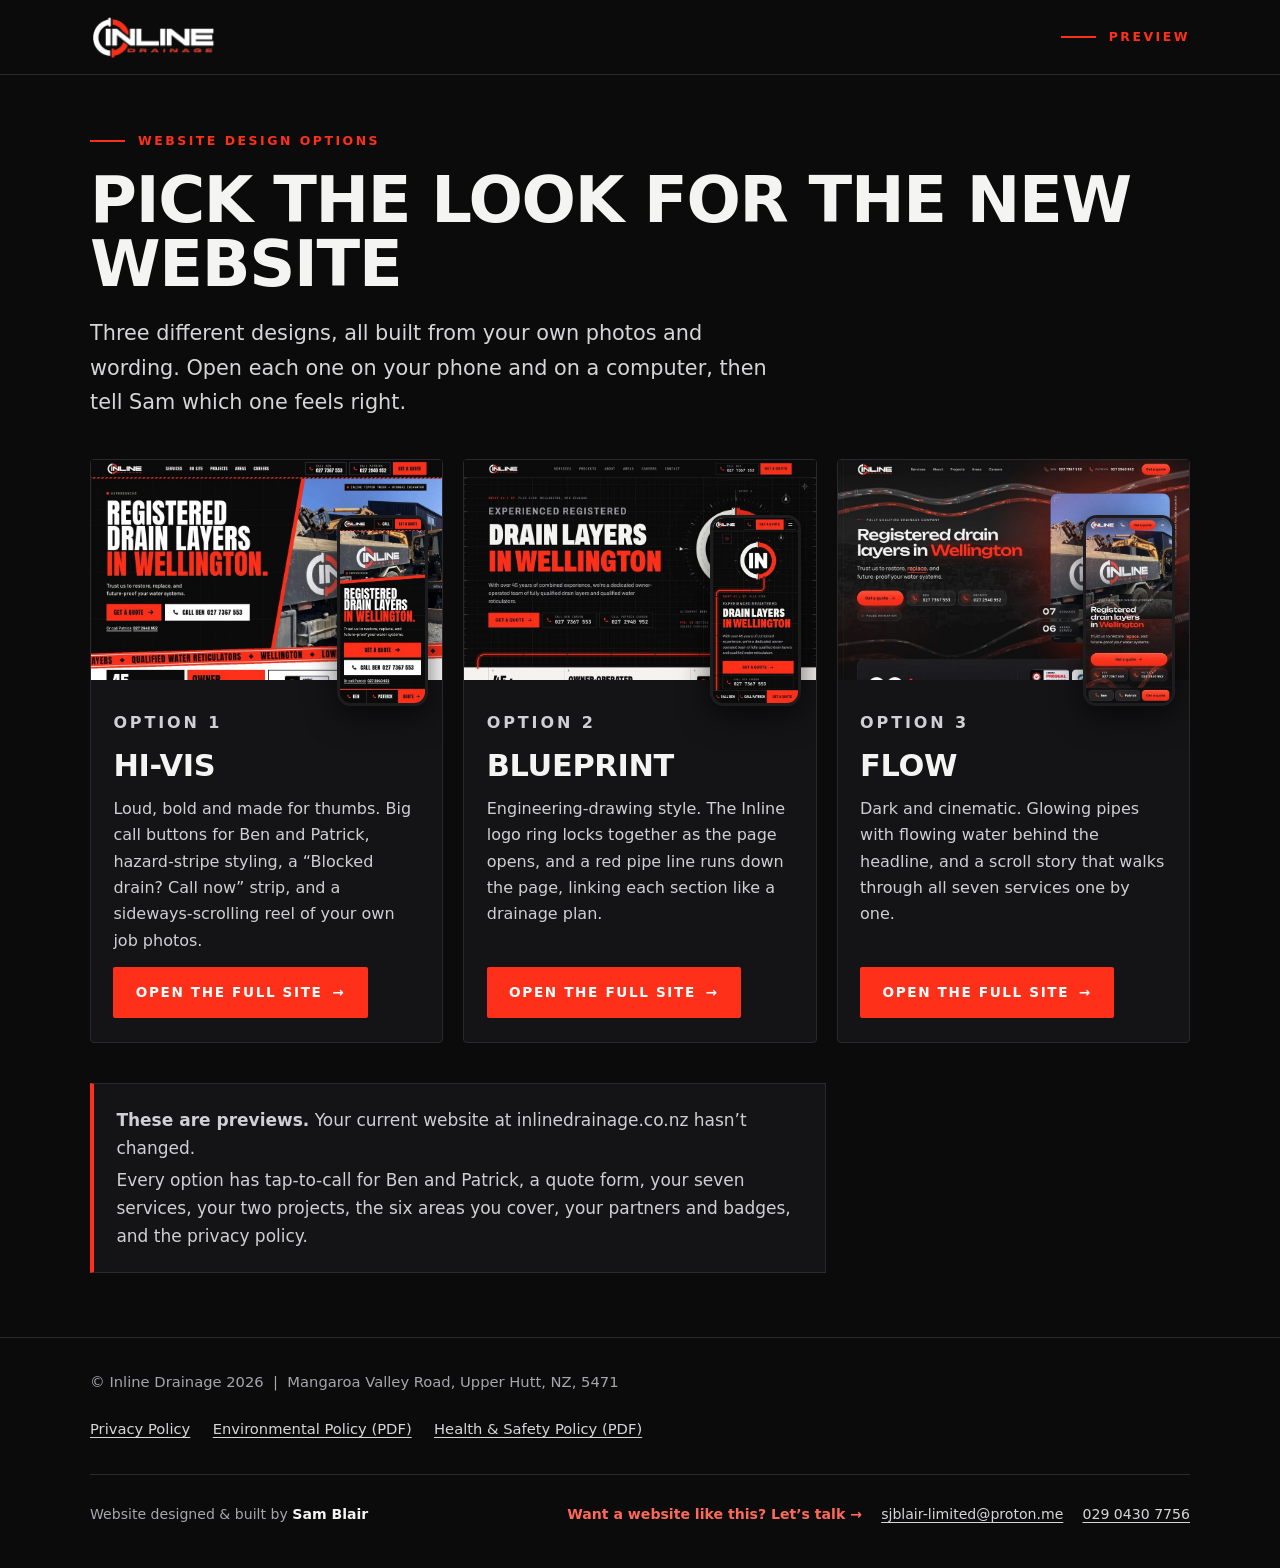
<file: index.html>
<!DOCTYPE html>
<html lang="en-NZ">
<head>
  <meta charset="utf-8">
  <meta name="viewport" content="width=device-width, initial-scale=1">
  <title>Inline Drainage – website design options (preview)</title>
  <meta name="description" content="Three design directions for the new Inline Drainage website. Preview only.">
  <meta name="robots" content="noindex, nofollow">
  <meta http-equiv="Content-Security-Policy" content="default-src 'self'; img-src 'self' data:; style-src 'self'; font-src 'self'; script-src 'self'; connect-src 'none'; object-src 'none'; base-uri 'self'; form-action 'self' mailto:">
  <meta name="referrer" content="strict-origin-when-cross-origin">
  <meta name="theme-color" content="#0b0b0c">
  <link rel="icon" href="/favicon.ico" sizes="48x48">
  <link rel="icon" type="image/png" href="/assets/icons/icon-192.png">
  <link rel="apple-touch-icon" href="/assets/icons/apple-touch-icon.png">
  <link rel="stylesheet" href="/assets/shared/pages.css">
</head>
<body>
  <a class="skip" href="#main">Skip to content</a>

  <header class="top">
    <div class="wrap">
      <img src="/assets/shared/logo-wide-light.webp" alt="Inline Drainage" width="130" height="42">
      <span class="eyebrow eyebrow--bar">Preview</span>
    </div>
  </header>

  <main id="main">
    <div class="wrap choose">
      <p class="eyebrow">Website design options</p>
      <h1>Pick the look for the new website</h1>
      <p class="lead">Three different designs, all built from your own photos and wording. Open each one on your phone and on a computer, then tell Sam which one feels right.</p>

      <div class="opts">
        <article class="opt">
          <a class="opt__shot" href="/hi-vis/" aria-label="Open the Hi-Vis design">
            <span class="opt__frame"><img class="desk" src="/assets/shared/choose-hi-vis-desktop.jpg" alt="The Hi-Vis design on a computer: a bold white and red headline beside the Inline truck photo, with call buttons for Ben and Patrick" width="960" height="600"></span>
            <img class="phone" src="/assets/shared/choose-hi-vis-mobile.jpg" alt="" width="260" height="563">
          </a>
          <div class="opt__body">
            <p class="opt__tag">Option 1</p>
            <h2>Hi-Vis</h2>
            <p>Loud, bold and made for thumbs. Big call buttons for Ben and Patrick, hazard-stripe styling, a &ldquo;Blocked drain? Call now&rdquo; strip, and a sideways-scrolling reel of your own job photos.</p>
            <a class="btn" href="/hi-vis/">Open the full site <span aria-hidden="true">&rarr;</span></a>
          </div>
        </article>

        <article class="opt">
          <a class="opt__shot" href="/blueprint/" aria-label="Open the Blueprint design">
            <span class="opt__frame"><img class="desk" src="/assets/shared/choose-blueprint-desktop.jpg" alt="The Blueprint design on a computer: an engineering-drawing style page with the Inline logo ring and a red pipe line running down the page" width="960" height="600"></span>
            <img class="phone" src="/assets/shared/choose-blueprint-mobile.jpg" alt="" width="260" height="563">
          </a>
          <div class="opt__body">
            <p class="opt__tag">Option 2</p>
            <h2>Blueprint</h2>
            <p>Engineering-drawing style. The Inline logo ring locks together as the page opens, and a red pipe line runs down the page, linking each section like a drainage plan.</p>
            <a class="btn" href="/blueprint/">Open the full site <span aria-hidden="true">&rarr;</span></a>
          </div>
        </article>

        <article class="opt">
          <a class="opt__shot" href="/flow/" aria-label="Open the Flow design">
            <span class="opt__frame"><img class="desk" src="/assets/shared/choose-flow-desktop.jpg" alt="The Flow design on a computer: a dark page with a red glow, the headline Registered drain layers in Wellington and the Inline truck photo in a rounded frame" width="960" height="600"></span>
            <img class="phone" src="/assets/shared/choose-flow-mobile.jpg" alt="" width="260" height="563">
          </a>
          <div class="opt__body">
            <p class="opt__tag">Option 3</p>
            <h2>Flow</h2>
            <p>Dark and cinematic. Glowing pipes with flowing water behind the headline, and a scroll story that walks through all seven services one by one.</p>
            <a class="btn" href="/flow/">Open the full site <span aria-hidden="true">&rarr;</span></a>
          </div>
        </article>
      </div>

      <div class="note">
        <p><strong>These are previews.</strong> Your current website at inlinedrainage.co.nz hasn&rsquo;t changed.</p>
        <p>Every option has tap-to-call for Ben and Patrick, a quote form, your seven services, your two projects, the six areas you cover, your partners and badges, and the privacy policy.</p>
      </div>
    </div>
  </main>

  <footer class="foot">
    <div class="wrap">
      <p>&copy; Inline Drainage 2026 &nbsp;|&nbsp; Mangaroa Valley Road, Upper Hutt, NZ, 5471</p>
      <nav class="foot__links" aria-label="Policies">
        <a href="/privacy/">Privacy Policy</a>
        <a href="/policies/Environmental-Policy_October_2023.pdf" target="_blank" rel="noopener">Environmental Policy (PDF)</a>
        <a href="/policies/Health-Safety-Policy_October_2023.pdf" target="_blank" rel="noopener">Health &amp; Safety Policy (PDF)</a>
      </nav>
      <div class="site-credit">
        <span>Website designed &amp; built by <strong>Sam Blair</strong></span>
        <span class="credit-contact">
          <a class="credit-cta" href="mailto:sjblair-limited@proton.me?subject=Website%20enquiry">Want a website like this? Let&rsquo;s talk &rarr;</a>
          <a href="mailto:sjblair-limited@proton.me?subject=Website%20enquiry">sjblair-limited@<wbr>proton.me</a>
          <a href="tel:+642904307756">029 0430 7756</a>
        </span>
      </div>
    </div>
  </footer>
</body>
</html>
</file>
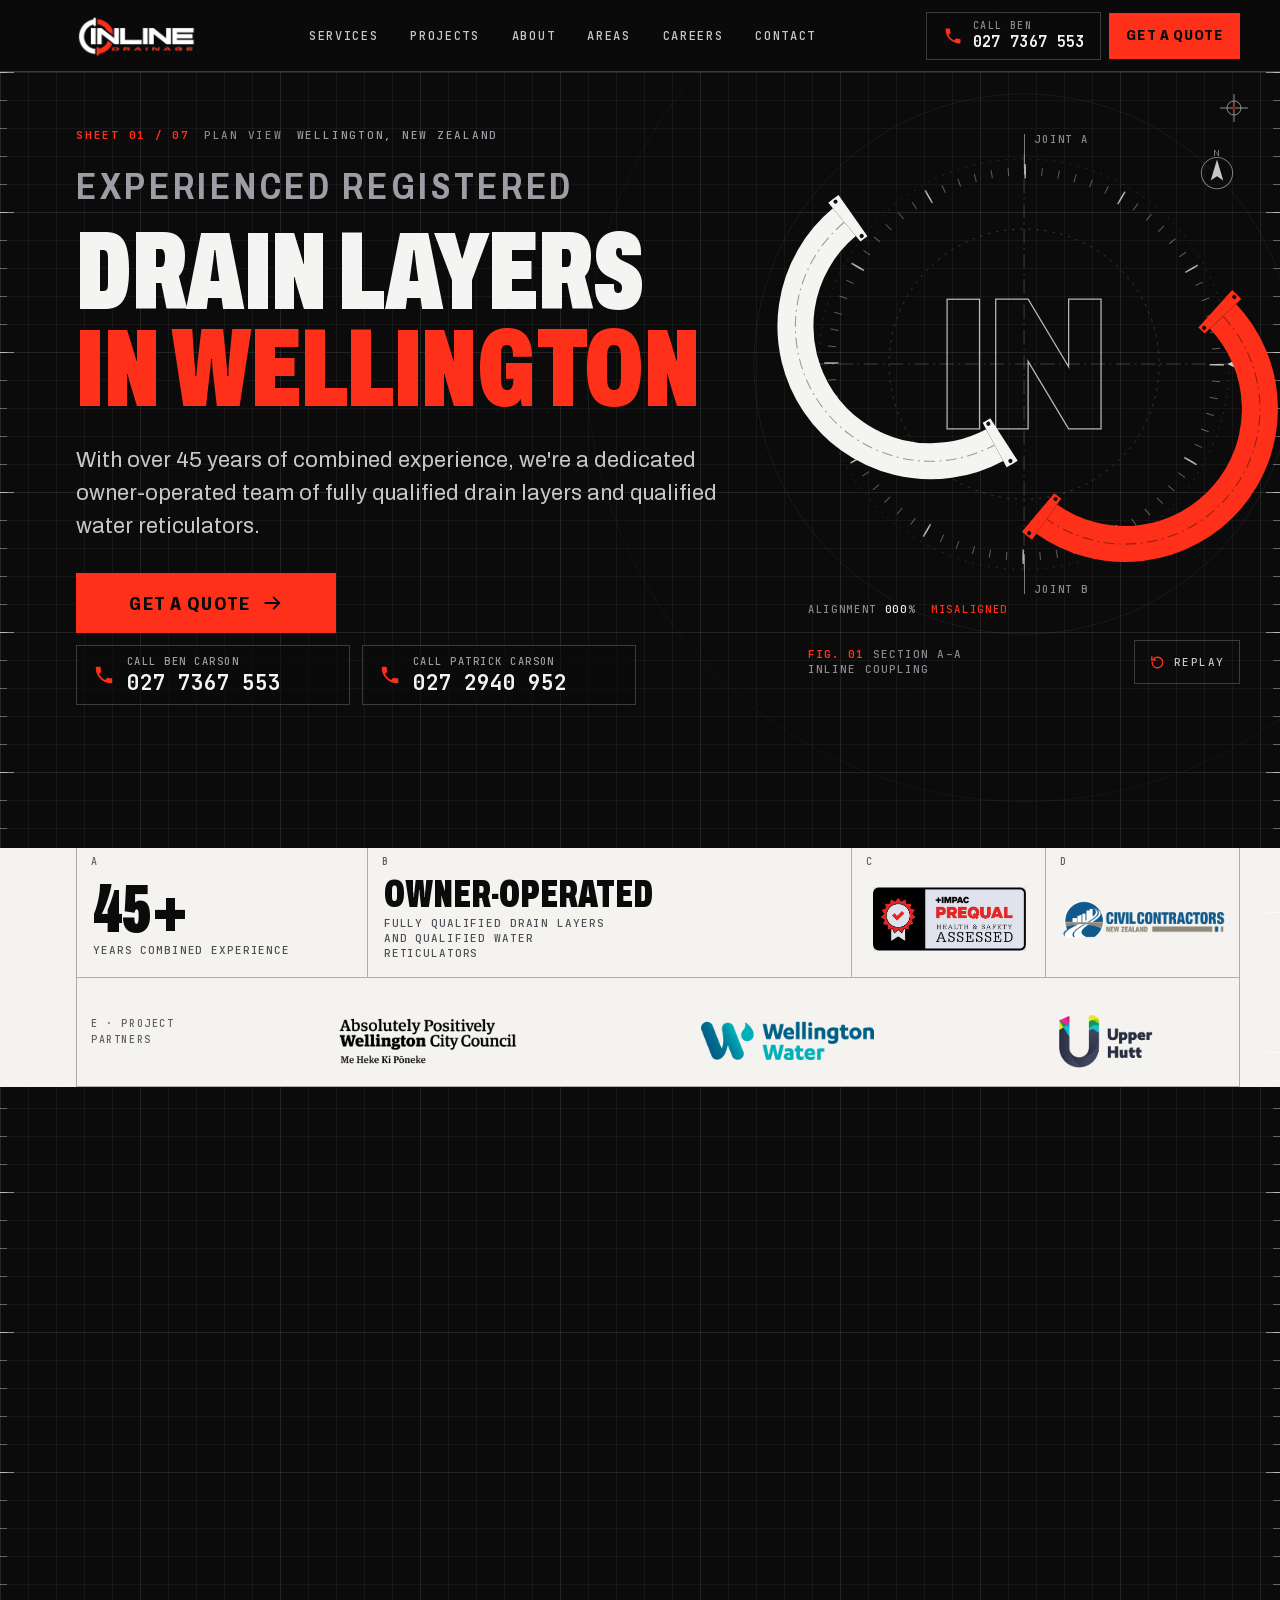
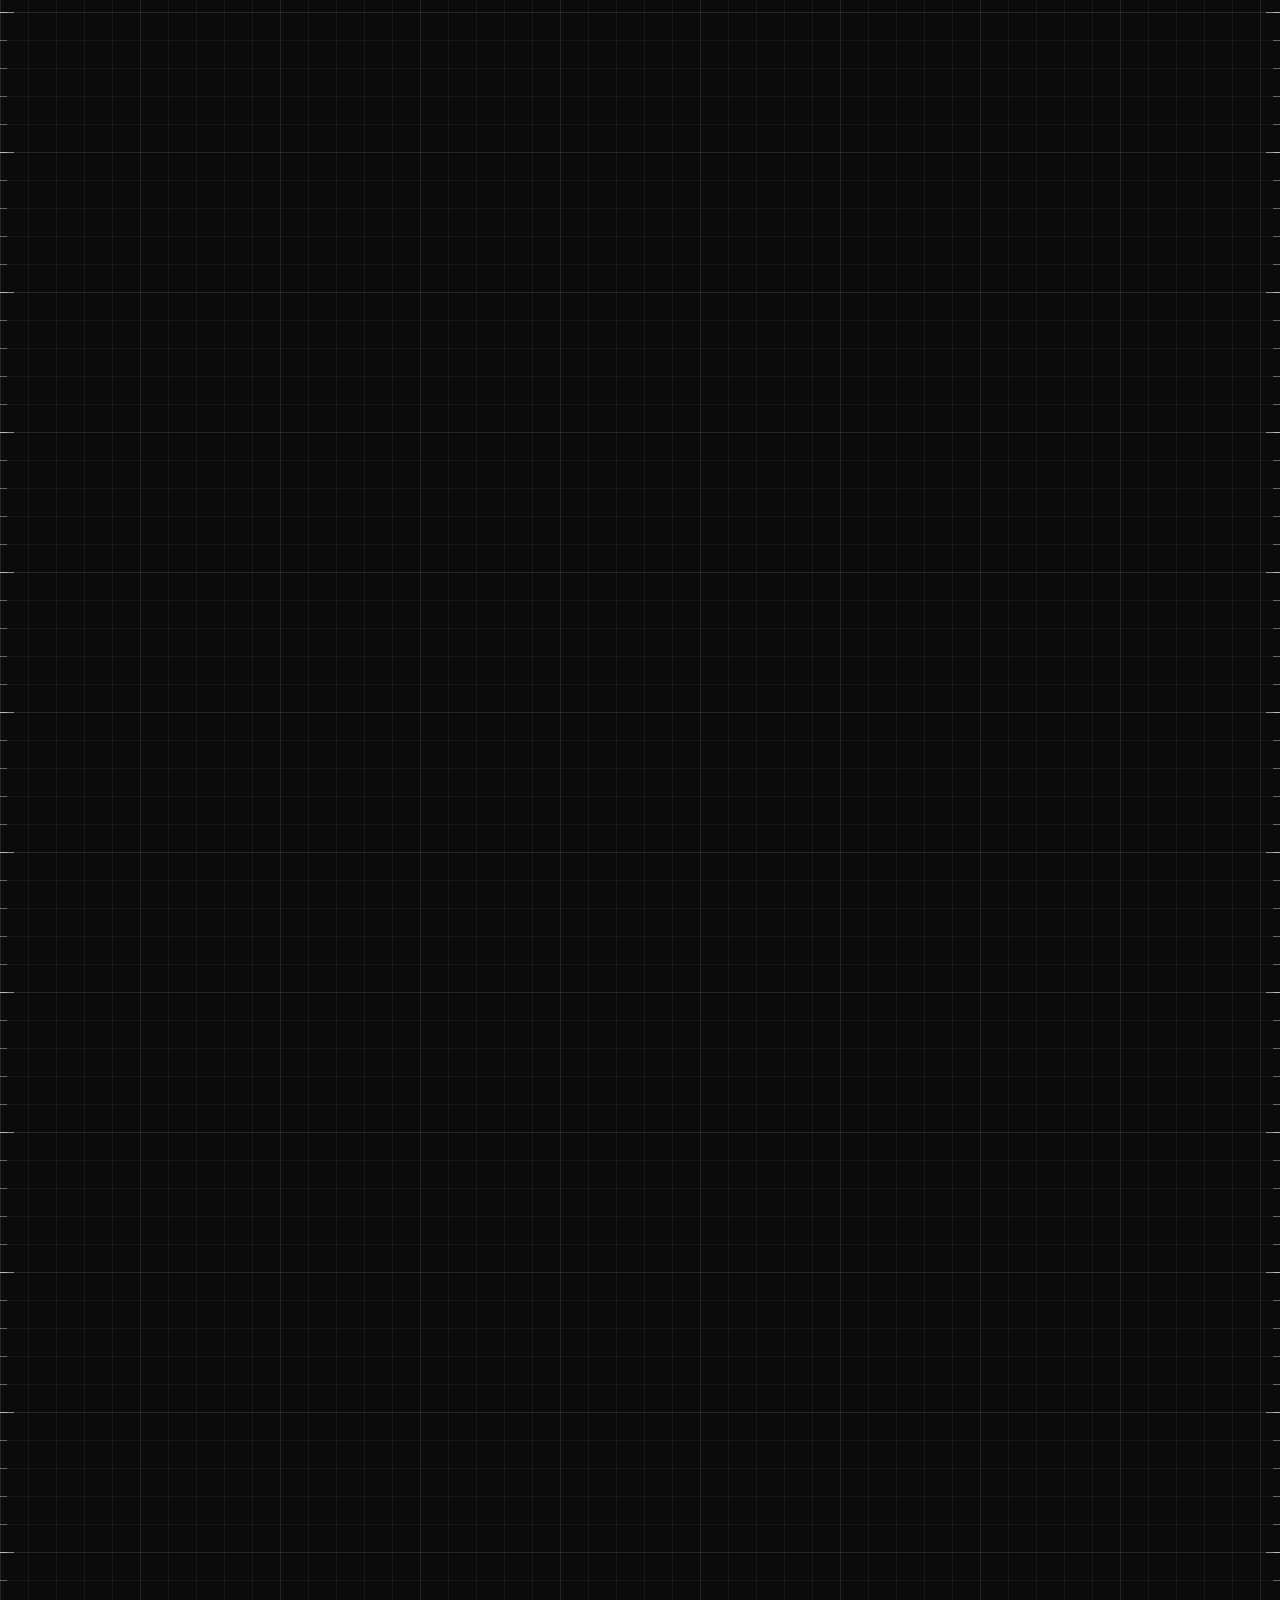
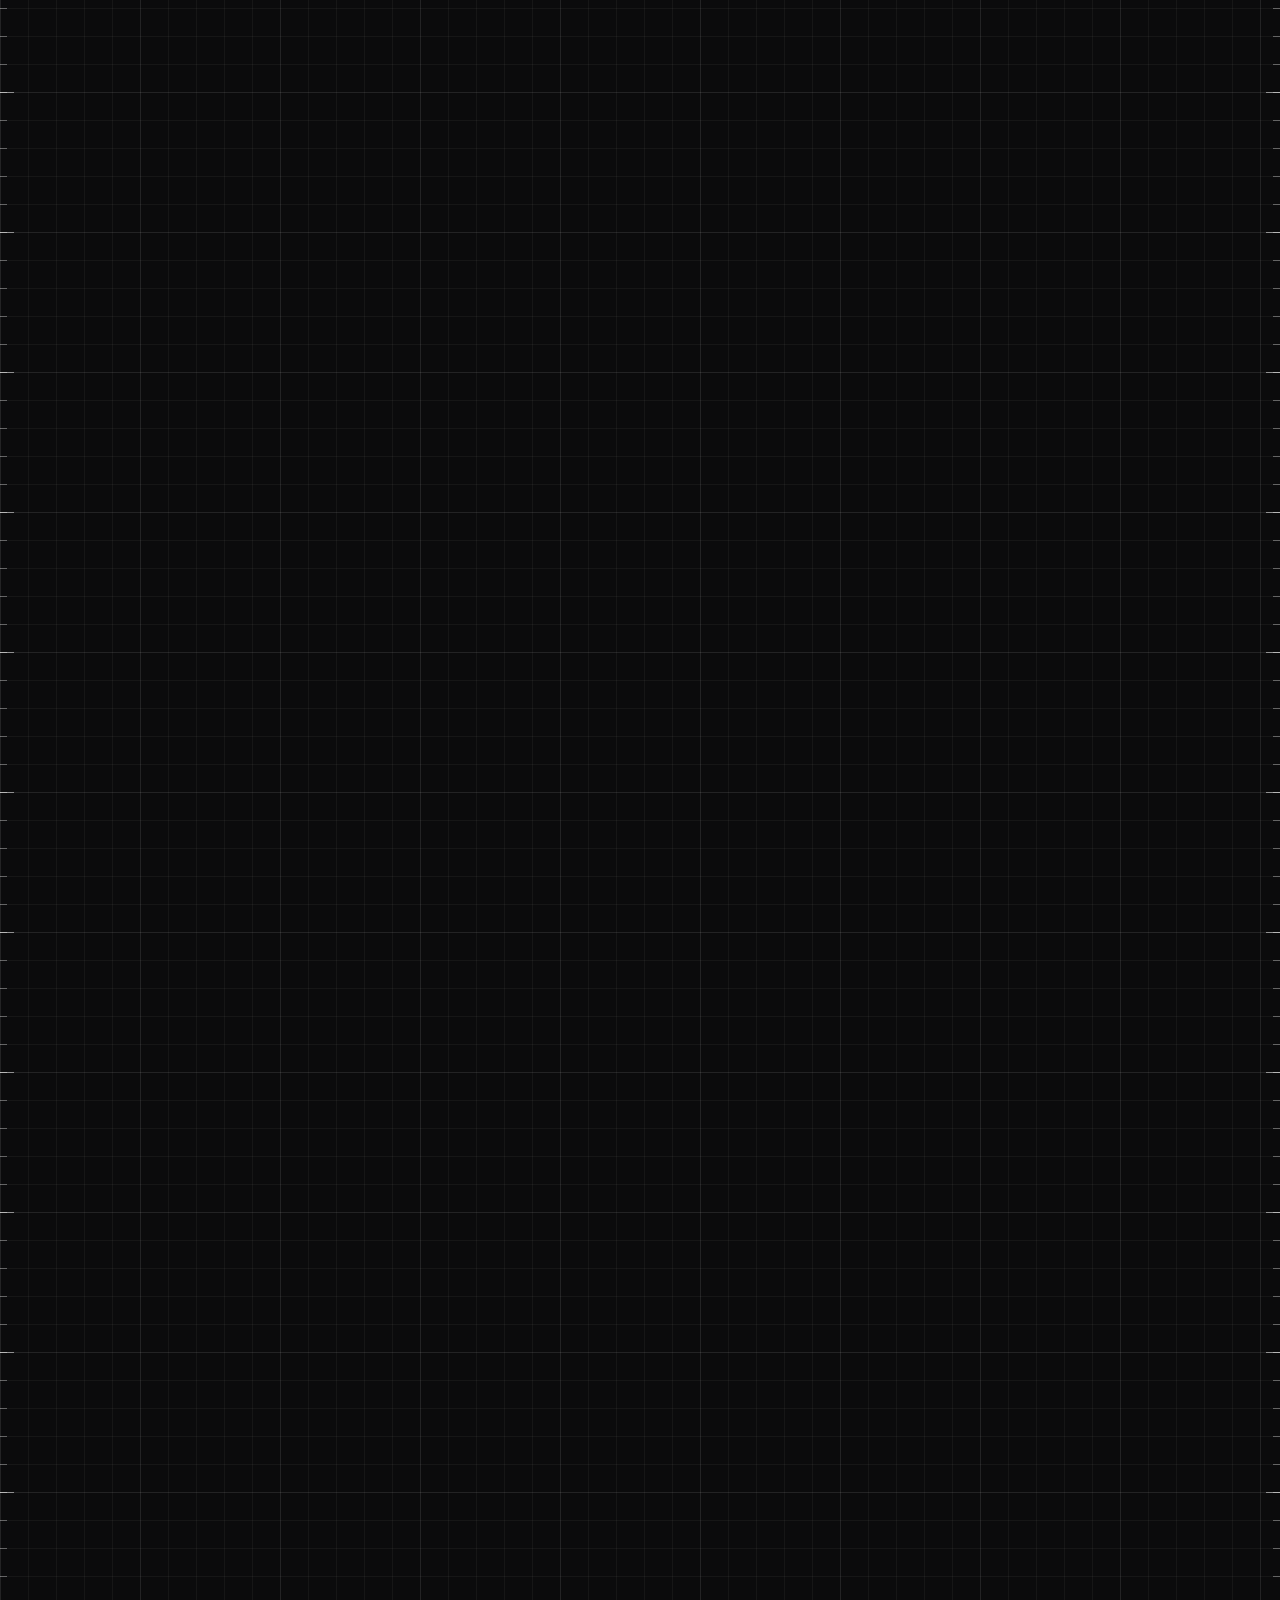
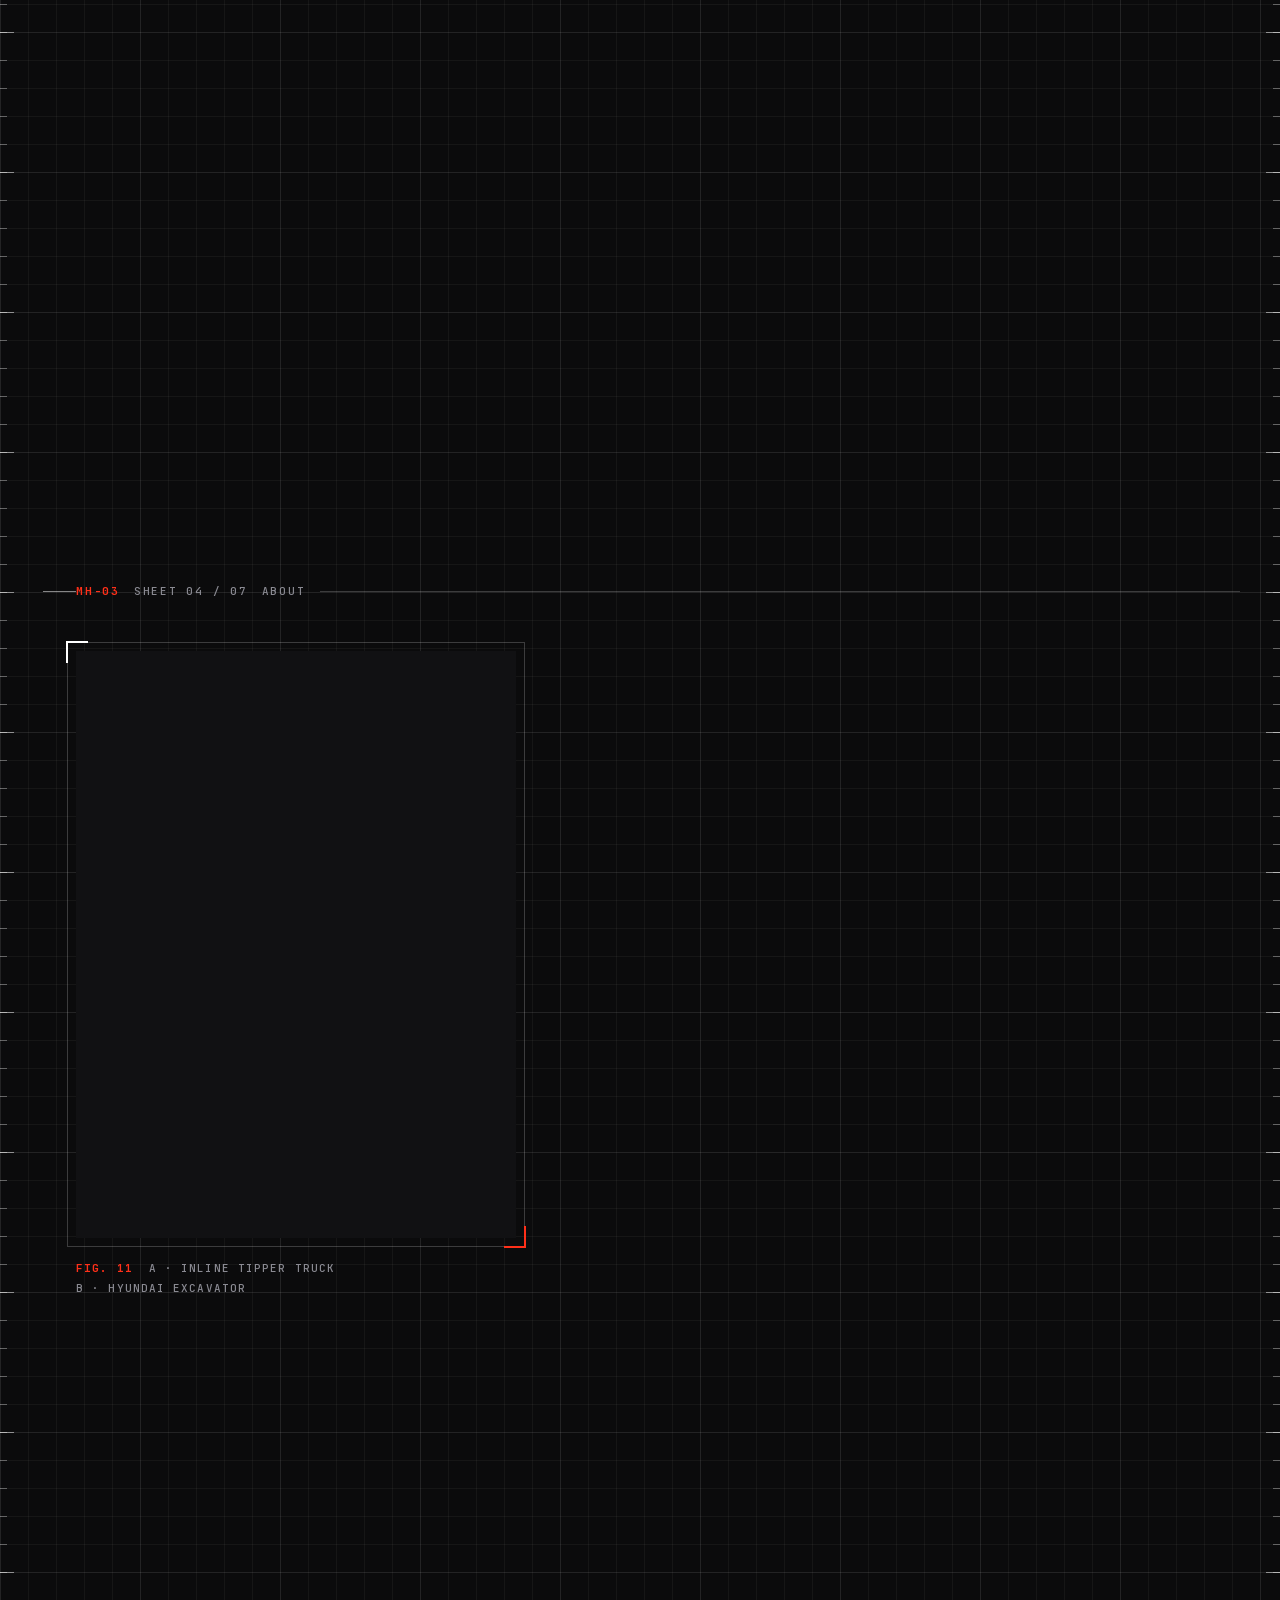
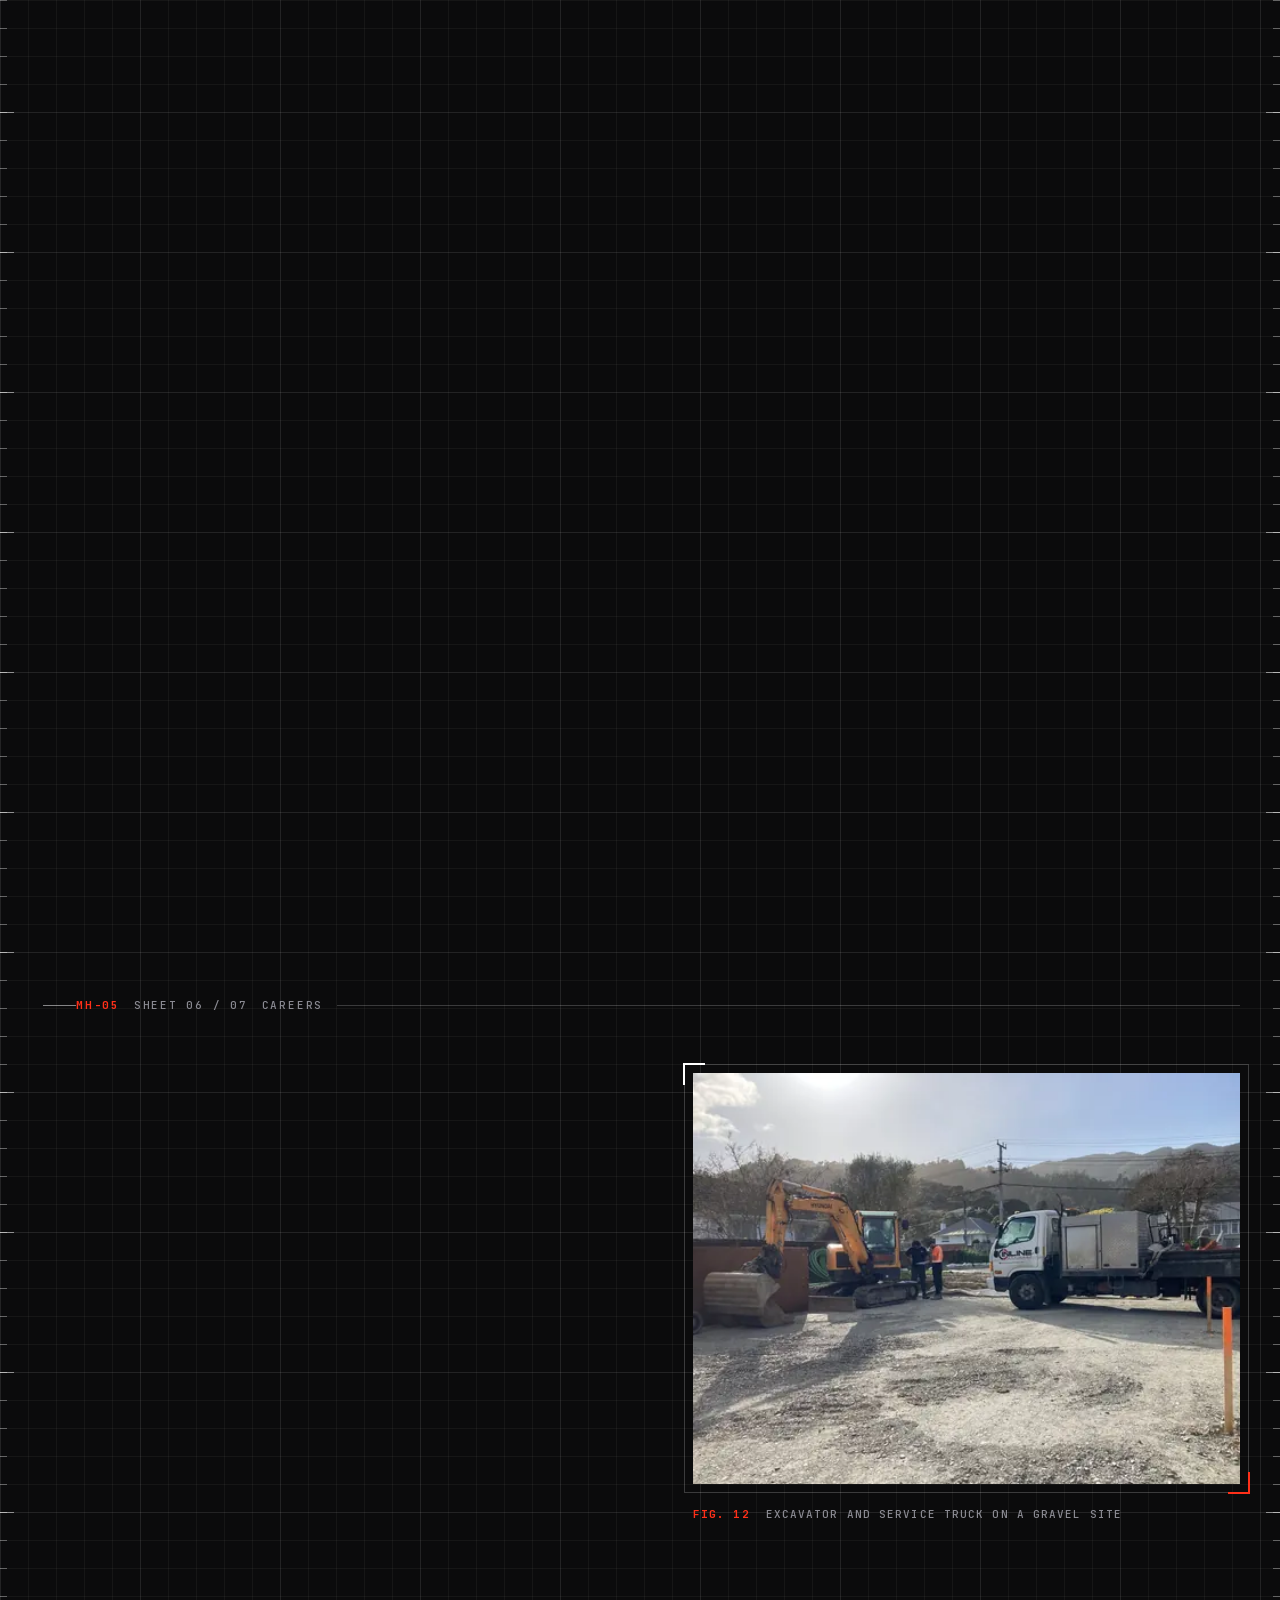
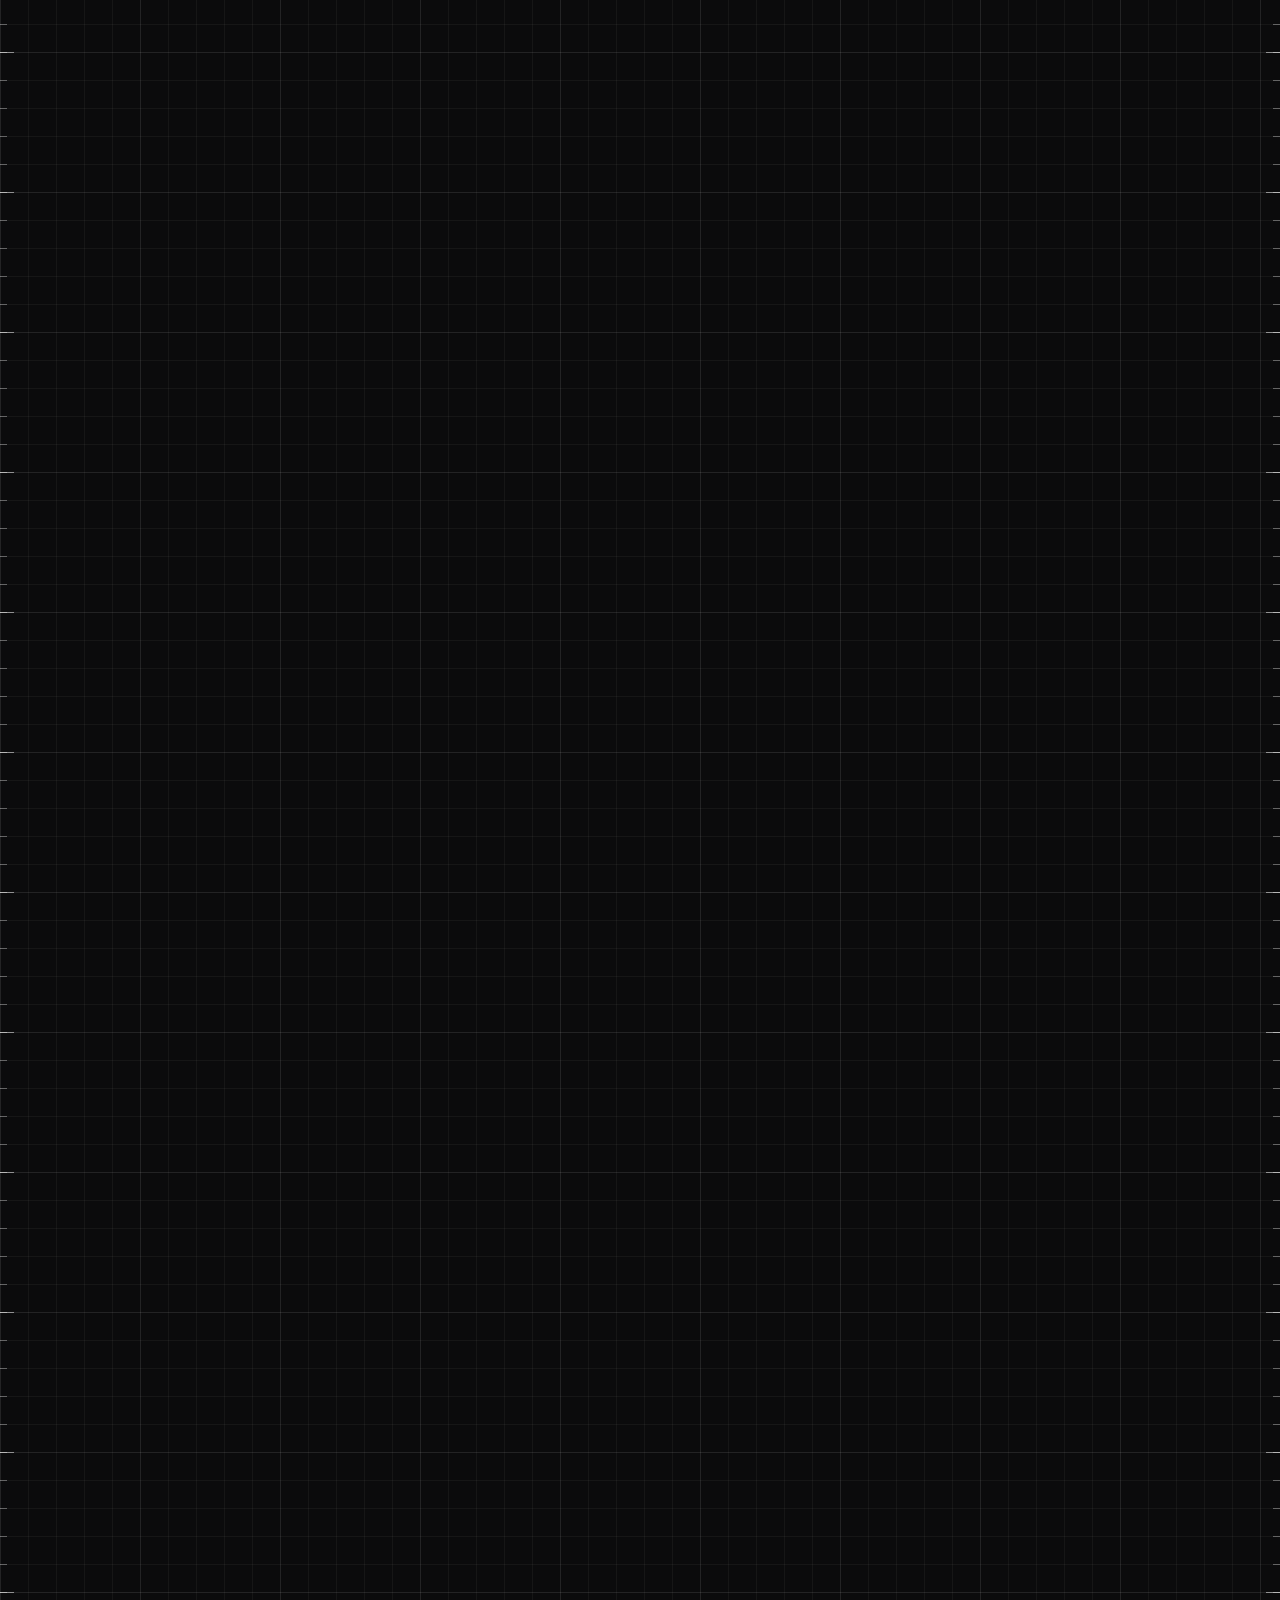
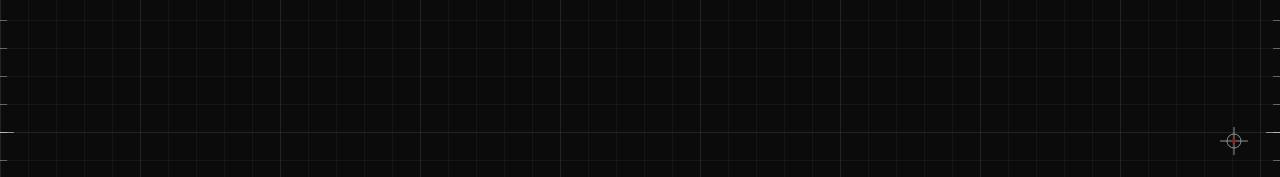
<file: blueprint/index.html>
<!doctype html>
<html lang="en-NZ">
<head>
<meta charset="utf-8">
<meta name="viewport" content="width=device-width, initial-scale=1, viewport-fit=cover">
<meta http-equiv="Content-Security-Policy" content="default-src 'self'; img-src 'self' data:; style-src 'self'; font-src 'self'; script-src 'self'; connect-src 'none'; object-src 'none'; base-uri 'self'; form-action 'self' mailto:">
<title>Inline Drainage – Fully Qualified Drainage Company in Wellington</title>
<meta name="description" content="Experienced Registered drain layers in Wellington, New Zealand. With over 45 years of combined experience, we're a dedicated owner-operated team of fully qualified drain layers and qualified water reticulators.">
<meta name="robots" content="noindex, nofollow">
<meta name="theme-color" content="#0b0b0c">
<meta name="color-scheme" content="dark">
<link rel="icon" href="assets/img/favicon.svg" type="image/svg+xml">
<link rel="icon" href="/favicon.ico" sizes="48x48">
<link rel="icon" type="image/png" href="/assets/icons/icon-192.png">
<link rel="apple-touch-icon" href="/assets/icons/apple-touch-icon.png">
<link rel="stylesheet" href="assets/css/fonts.css">
<link rel="preload" href="assets/fonts/archivo-400-900-latin.woff2" as="font" type="font/woff2" crossorigin>
<link rel="stylesheet" href="assets/css/base.css">
<link rel="stylesheet" href="assets/css/hero.css">
<link rel="stylesheet" href="assets/css/sections.css">
<script src="assets/js/boot.js"></script>
<link rel="modulepreload" href="assets/js/main.js">
<link rel="modulepreload" href="assets/js/hero.js">
<link rel="modulepreload" href="assets/js/pipe.js">
<link rel="modulepreload" href="assets/js/services.js">
<link rel="modulepreload" href="assets/js/contact.js">
<link rel="modulepreload" href="assets/js/ui.js">
</head>
<body>
<a class="skip" href="#main">Skip to content</a>

<svg class="sprite" width="0" height="0" aria-hidden="true" focusable="false">
  <symbol id="i-phone" viewBox="0 0 24 24"><path d="M6.6 10.8a15.1 15.1 0 0 0 6.6 6.6l2.2-2.2a1 1 0 0 1 1-.25c1.1.37 2.3.57 3.6.57a1 1 0 0 1 1 1V20a1 1 0 0 1-1 1A17 17 0 0 1 3 4a1 1 0 0 1 1-1h3.5a1 1 0 0 1 1 1c0 1.3.2 2.5.57 3.6a1 1 0 0 1-.25 1z" fill="currentColor"/></symbol>
  <symbol id="i-arrow" viewBox="0 0 24 24"><path d="M3 12h16M13 5.5 19.5 12 13 18.5" fill="none" stroke="currentColor" stroke-width="2.2" stroke-linecap="square"/></symbol>
  <symbol id="i-down" viewBox="0 0 24 24"><path d="M12 3v16M5.5 13 12 19.5 18.5 13" fill="none" stroke="currentColor" stroke-width="2.2" stroke-linecap="square"/></symbol>
  <symbol id="i-mail" viewBox="0 0 24 24"><path d="M3 5.5h18v13H3zM3.5 6l8.5 7 8.5-7" fill="none" stroke="currentColor" stroke-width="1.8" stroke-linejoin="miter"/></symbol>
  <symbol id="i-doc" viewBox="0 0 24 24"><path d="M6 3h8l4 4v14H6zM14 3v4h4M9 12h6M9 16h6" fill="none" stroke="currentColor" stroke-width="1.8" stroke-linejoin="miter"/></symbol>
  <symbol id="i-copy" viewBox="0 0 24 24"><path d="M8 8h12v12H8zM4 16V4h12" fill="none" stroke="currentColor" stroke-width="1.9"/></symbol>
  <symbol id="i-replay" viewBox="0 0 24 24"><path d="M4.5 12a7.5 7.5 0 1 0 2.4-5.5M4 4v4.5h4.5" fill="none" stroke="currentColor" stroke-width="2" stroke-linecap="square"/></symbol>
  <symbol id="i-menu" viewBox="0 0 24 24"><path d="M4 8h16M4 16h16" fill="none" stroke="currentColor" stroke-width="2.2" stroke-linecap="square"/></symbol>
  <symbol id="i-close" viewBox="0 0 24 24"><path d="M5 5l14 14M19 5 5 19" fill="none" stroke="currentColor" stroke-width="2.2" stroke-linecap="square"/></symbol>
</svg>

<header class="hdr" id="hdr">
  <div class="hdr__in">
    <a class="hdr__logo" href="#top" aria-label="Inline Drainage, back to top">
      <img src="assets/img/logo-wide-light.webp" width="1041" height="338" alt="Inline Drainage">
    </a>
    <nav class="hdr__nav" aria-label="Primary">
      <a href="#services">Services</a>
      <a href="#projects">Projects</a>
      <a href="#about">About</a>
      <a href="#areas">Areas</a>
      <a href="#careers">Careers</a>
      <a href="#contact">Contact</a>
    </nav>
    <div class="hdr__act">
      <a class="hdr__call" href="tel:+64277367553" aria-label="Call Ben Carson on 027 7367 553">
        <svg class="ico" aria-hidden="true"><use href="#i-phone"/></svg>
        <span class="hdr__call-t"><span>Call Ben</span><b>027 7367 553</b></span>
      </a>
      <a class="btn btn--red btn--sm hdr__quote" href="#contact"><span>Get a quote</span></a>
      <button class="hdr__menu" id="menuBtn" type="button" aria-expanded="false" aria-controls="mnav" aria-label="Menu">
        <svg class="ico ico--open" aria-hidden="true"><use href="#i-menu"/></svg>
        <svg class="ico ico--close" aria-hidden="true"><use href="#i-close"/></svg>
      </button>
    </div>
  </div>
  <nav class="mnav" id="mnav" aria-label="Menu" hidden>
    <ol class="mnav__list">
      <li><a href="#services"><span aria-hidden="true">02</span>Services</a></li>
      <li><a href="#projects"><span aria-hidden="true">03</span>Projects</a></li>
      <li><a href="#about"><span aria-hidden="true">04</span>About</a></li>
      <li><a href="#areas"><span aria-hidden="true">05</span>Areas served</a></li>
      <li><a href="#careers"><span aria-hidden="true">06</span>Careers</a></li>
      <li><a href="#contact"><span aria-hidden="true">07</span>Contact</a></li>
    </ol>
    <div class="mnav__calls">
      <a href="tel:+64277367553"><svg class="ico" aria-hidden="true"><use href="#i-phone"/></svg>Ben 027 7367 553</a>
      <a href="tel:+64272940952"><svg class="ico" aria-hidden="true"><use href="#i-phone"/></svg>Patrick 027 2940 952</a>
    </div>
  </nav>
</header>

<div class="page" id="page">

  <svg class="pipe" id="pipe" aria-hidden="true" focusable="false">
    <defs>
      <radialGradient id="pipeGlow">
        <stop offset="0" stop-color="#ff3019" stop-opacity=".9"/>
        <stop offset=".4" stop-color="#ff3019" stop-opacity=".35"/>
        <stop offset="1" stop-color="#ff3019" stop-opacity="0"/>
      </radialGradient>
    </defs>
    <path class="pipe__trench" id="pipeTrench" fill="none"/>
    <path class="pipe__core" id="pipeCore" fill="none"/>
    <path class="pipe__joints" id="pipeJoints" fill="none"/>
    <g class="pipe__nodes" id="pipeNodes"></g>
    <g class="pipe__head" id="pipeHead"><circle class="pipe__glow" r="20" fill="url(#pipeGlow)"/><circle class="pipe__dot" r="3.6"/></g>
  </svg>
  <i class="pipe-fallback" aria-hidden="true"></i>

  <main id="main">

    <!-- ============ 01 HERO ============ -->
    <section class="hero" id="top" aria-labelledby="hero-title">
      <div class="wrap hero__grid">
        <div class="hero__copy">
          <p class="tag tag--plain"><span class="tag__k">SHEET 01 / 07</span><span>PLAN VIEW</span><span class="tag__x">WELLINGTON, NEW ZEALAND</span></p>
          <h1 class="hero__title" id="hero-title">
            <span class="line line--a"><span class="line__t">Experienced Registered</span></span>
            <span class="line line--b"><span class="line__t">drain layers</span></span>
            <span class="line line--c"><span class="line__t">in Wellington</span></span>
          </h1>
          <p class="hero__lead">With over 45 years of combined experience, we're a dedicated owner-operated team of fully qualified drain layers and qualified water reticulators.</p>
          <div class="hero__cta">
            <a class="btn btn--red btn--lg hero__quote" href="#contact"><span>Get a quote</span><svg class="ico" aria-hidden="true"><use href="#i-arrow"/></svg></a>
            <a class="call" href="tel:+64277367553">
              <svg class="ico" aria-hidden="true"><use href="#i-phone"/></svg>
              <span class="call__who">Call Ben Carson</span>
              <span class="call__num">027 7367 553</span>
            </a>
            <a class="call" href="tel:+64272940952">
              <svg class="ico" aria-hidden="true"><use href="#i-phone"/></svg>
              <span class="call__who">Call Patrick Carson</span>
              <span class="call__num">027 2940 952</span>
            </a>
          </div>
        </div>

        <figure class="hero__fig">
          <div class="ringbox" id="ringbox">
            <svg class="ring" id="ring" viewBox="0 0 480 480" role="img" aria-labelledby="ring-t ring-d">
              <title id="ring-t">Inline Drainage logo</title>
              <desc id="ring-d">A white pipe half and a red pipe half slide and rotate together until their flanged ends lock into a ring around the letters IN.</desc>
              <defs>
                <radialGradient id="flashGrad">
                  <stop offset="0" stop-color="#fff" stop-opacity="1"/>
                  <stop offset=".3" stop-color="#fff" stop-opacity=".7"/>
                  <stop offset=".62" stop-color="#ff7a63" stop-opacity=".28"/>
                  <stop offset="1" stop-color="#ff3019" stop-opacity="0"/>
                </radialGradient>
              </defs>

              <g class="ring__guides" aria-hidden="true">
                <circle cx="240" cy="240" r="300" fill="none" stroke="#fff" stroke-opacity=".07" stroke-width="1"/>
                <circle cx="240" cy="240" r="388" fill="none" stroke="#fff" stroke-opacity=".055" stroke-width="1" stroke-dasharray="1 9"/>
                <circle cx="240" cy="240" r="486" fill="none" stroke="#fff" stroke-opacity=".05" stroke-width="1"/>
                <circle cx="240" cy="240" r="228" fill="none" stroke="#fff" stroke-opacity=".16" stroke-width="1" stroke-dasharray="2 7"/>
                <circle cx="240" cy="240" r="214" fill="none" stroke="#fff" stroke-opacity=".34" stroke-width="9" stroke-dasharray="1.1 17.58"/>
                <circle cx="240" cy="240" r="214" fill="none" stroke="#fff" stroke-opacity=".6" stroke-width="16" stroke-dasharray="1.8 110.25"/>
                <circle cx="240" cy="240" r="150" fill="none" stroke="#fff" stroke-opacity=".2" stroke-width="1" stroke-dasharray="3 6"/>
                <path d="M6 240H474M240 6V474" fill="none" stroke="#fff" stroke-opacity=".24" stroke-width="1" stroke-dasharray="16 5 2 5"/>
                <g class="ring__cut" fill="#fff" fill-opacity=".8">
                  <path d="M-2 232 14 240 -2 248Z"/><path d="M482 232 466 240 482 248Z"/>
                  <text x="-16" y="244" font-size="11" text-anchor="middle" fill="#9d9da5" fill-opacity="1">A</text>
                  <text x="496" y="244" font-size="11" text-anchor="middle" fill="#9d9da5" fill-opacity="1">A</text>
                </g>
              </g>

              <g class="ring__stage">
              <g class="ring__halves">
                <g class="half half--w" id="halfW">
                  <path class="half__body" d="M225.36 90.72 A150 150 0 0 0 225.36 389.28" fill="none" stroke="#f4f4f1" stroke-width="40"/>
                  <path class="half__flange" d="M225.36 90.72 A150 150 0 0 1 237.38 90.02" fill="none" stroke="#f4f4f1" stroke-width="56"/>
                  <path class="half__flange" d="M237.38 389.98 A150 150 0 0 1 225.36 389.28" fill="none" stroke="#f4f4f1" stroke-width="56"/>
                  <path class="half__axis" d="M224.84 90.77 A150 150 0 0 0 224.84 389.23" fill="none" stroke="#0b0b0c" stroke-opacity=".38" stroke-width="1.2" stroke-dasharray="12 5 2 5"/>
                  <circle cx="232.75" cy="114.21" r="2.3" fill="#0b0b0c"/><circle cx="229.98" cy="66.29" r="2.3" fill="#0b0b0c"/><circle cx="232.75" cy="365.79" r="2.3" fill="#0b0b0c"/><circle cx="229.98" cy="413.71" r="2.3" fill="#0b0b0c"/>
                </g>
                <g class="half half--r" id="halfR">
                  <path class="half__body" d="M254.64 90.72 A150 150 0 0 1 254.64 389.28" fill="none" stroke="#ff3019" stroke-width="40"/>
                  <path class="half__flange" d="M242.62 90.02 A150 150 0 0 1 254.64 90.72" fill="none" stroke="#ff3019" stroke-width="56"/>
                  <path class="half__flange" d="M254.64 389.28 A150 150 0 0 1 242.62 389.98" fill="none" stroke="#ff3019" stroke-width="56"/>
                  <path class="half__axis" d="M255.16 90.77 A150 150 0 0 1 255.16 389.23" fill="none" stroke="#0b0b0c" stroke-opacity=".42" stroke-width="1.2" stroke-dasharray="12 5 2 5"/>
                  <circle cx="247.25" cy="114.21" r="2.3" fill="#0b0b0c"/><circle cx="250.02" cy="66.29" r="2.3" fill="#0b0b0c"/><circle cx="247.25" cy="365.79" r="2.3" fill="#0b0b0c"/><circle cx="250.02" cy="413.71" r="2.3" fill="#0b0b0c"/>
                </g>
              </g>

              <g class="ring__in" id="ringIn" aria-hidden="true">
                <g class="ring__in-outline" fill="none" stroke="#fff" stroke-width="1.4" stroke-linejoin="miter">
                  <rect x="154.5" y="168" width="36" height="144"/>
                  <path d="M208.5 168H244.5L289.5 243V168H325.5V312H289.5L244.5 237V312H208.5Z"/>
                </g>
                <g class="ring__in-fill" fill="#fff">
                  <rect x="154.5" y="168" width="36" height="144"/>
                  <path d="M208.5 168H244.5L289.5 243V168H325.5V312H289.5L244.5 237V312H208.5Z"/>
                </g>
              </g>

              <g class="ring__port" id="ringPort" aria-hidden="true">
                <circle cx="296" cy="400.5" r="11" fill="#0b0b0c" stroke="#ff3019" stroke-width="2.2"/>
                <circle cx="296" cy="400.5" r="3.6" fill="#ff3019"/>
              </g>
              </g>

              <g class="ring__fx" aria-hidden="true">
                <circle class="fx fx--shock" id="fxShock" cx="240" cy="240" r="150" fill="none" stroke="#fff" stroke-width="2"/>
                <circle class="fx fx--flash" id="fxTop" cx="240" cy="90" r="74" fill="url(#flashGrad)"/>
                <circle class="fx fx--flash" id="fxBot" cx="240" cy="390" r="74" fill="url(#flashGrad)"/>
                <path class="fx fx--streak" id="fxStreakT" d="M170 90H310" stroke="#fff" stroke-width="1.6" fill="none"/>
                <path class="fx fx--streak" id="fxStreakB" d="M170 390H310" stroke="#fff" stroke-width="1.6" fill="none"/>
              </g>
            </svg>

            <svg class="north" viewBox="0 0 44 44" aria-hidden="true" focusable="false">
              <circle cx="22" cy="24" r="15" fill="none" stroke="#fff" stroke-opacity=".5"/>
              <path d="M22 11 28 31 22 27 16 31Z" fill="#fff" fill-opacity=".85"/>
              <text x="22" y="8" text-anchor="middle" font-size="9" fill="#9a9aa2">N</text>
            </svg>

            <span class="pipe-jog pipe-jog--ring" data-jog aria-hidden="true"></span>
            <p class="callout callout--a" aria-hidden="true"><span>JOINT A</span></p>
            <p class="callout callout--b" aria-hidden="true"><span>JOINT B</span></p>
            <p class="readout" aria-hidden="true"><span class="readout__k">ALIGNMENT</span> <span class="readout__v" id="readoutV">100</span><span class="readout__u">%</span> <span class="readout__s" id="readoutS">INLINE</span></p>
          </div>
          <figcaption class="hero__cap">
            <span class="hero__cap-t"><b>FIG. 01</b> Section A–A<br>Inline coupling</span>
            <button class="replay" id="replay" type="button" aria-label="Replay the logo lock-up animation"><svg class="ico" aria-hidden="true"><use href="#i-replay"/></svg><span class="replay__t">Replay</span></button>
          </figcaption>
        </figure>
      </div>

      <div class="xhair" id="xhair" aria-hidden="true"><i class="xhair__v"></i><i class="xhair__h"></i><span class="xhair__t" id="xhairT">X 0000 Y 0000</span></div>
      <span class="pipe-jog pipe-jog--hero" data-jog aria-hidden="true"></span>
    </section>

    <!-- ============ TRUST STRIP ============ -->
    <section class="trust" aria-label="Assessments, industry body and project partners">
      <div class="wrap">
        <ul class="trust__grid">
          <li class="cell cell--stat">
            <span class="cell__k">A</span>
            <p class="stat"><b class="stat__n">45+</b><span class="stat__l">years combined experience</span></p>
          </li>
          <li class="cell cell--stat cell--own">
            <span class="cell__k">B</span>
            <p class="stat"><b class="stat__t">Owner-operated</b><span class="stat__l">Fully qualified drain layers and qualified water reticulators</span></p>
          </li>
          <li class="cell cell--logo">
            <span class="cell__k">C</span>
            <img class="logo logo--impac" src="assets/img/impac.webp" width="304" height="127" alt="Impac Prequal Health &amp; Safety Assessed badge" loading="lazy" decoding="async">
          </li>
          <li class="cell cell--logo">
            <span class="cell__k">D</span>
            <img class="logo logo--ccnz" src="assets/img/ccnz.webp" width="440" height="120" alt="Civil Contractors New Zealand" loading="lazy" decoding="async">
          </li>
          <li class="cell cell--partners">
            <span class="cell__k">E · Project partners</span>
            <ul class="partners">
              <li><img class="logo logo--wcc" src="assets/img/partner-wcc.webp" width="980" height="268" alt="Wellington City Council" loading="lazy" decoding="async"></li>
              <li><img class="logo logo--ww" src="assets/img/partner-ww.webp" width="940" height="232" alt="Wellington Water" loading="lazy" decoding="async"></li>
              <li><img class="logo logo--uhcc" src="assets/img/partner-uhcc.webp" width="526" height="306" alt="Upper Hutt City Council" loading="lazy" decoding="async"></li>
            </ul>
          </li>
        </ul>
      </div>
    </section>

    <!-- ============ 02 SERVICES ============ -->
    <section class="sheet services" id="services" aria-labelledby="services-title">
      <span class="node node--l" data-node aria-hidden="true"></span>
      <div class="wrap">
        <header class="sheet__head">
          <p class="tag" aria-hidden="true"><span class="tag__k">MH-01</span><span>SHEET 02 / 07</span><span>SERVICES</span></p>
          <h2 class="h2" id="services-title">Seven services.<br><em>One line.</em></h2>
          <p class="sheet__lede">Pick a plate for the detail, then request a quote for that service.</p>
        </header>

        <p class="dim" aria-hidden="true"><span>7 SERVICES</span></p>

        <ol class="plates" id="plates">

          <li class="plate is-open">
            <h3 class="plate__h">
              <button class="plate__btn" type="button" id="pb-1" aria-expanded="true" aria-controls="pp-1">
                <span class="plate__no" aria-hidden="true">01</span>
                <span class="plate__name">Development Siteworks</span>
                <span class="plate__ico" aria-hidden="true"></span>
              </button>
            </h3>
            <div class="plate__panel" id="pp-1" role="region" aria-labelledby="pb-1">
              <div class="plate__body">
                <figure class="plate__fig">
                  <div class="plate__img">
                    <img class="pos-1" src="assets/img/careers-2-800.webp" srcset="assets/img/careers-2-480.webp 480w, assets/img/careers-2-800.webp 800w, assets/img/careers-2-1200.webp 1200w" sizes="(min-width: 900px) 740px, 135vw" width="1200" height="900" alt="Yellow Hyundai excavator with two crew beside it and an Inline service truck at the right, on a gravel site with hills behind" loading="lazy" decoding="async">
                  </div>
                  <figcaption><b>FIG. 02</b> Excavator, service truck and crew on a gravel site</figcaption>
                </figure>
                <div class="plate__txt">
                  <p class="plate__desc">We have experience with creating services for new or refurbished sites and deliver projects on time and on budget, laying a solid foundation for the remainder of the development.</p>
                  <a class="btn btn--red" href="#contact" data-service="Development Siteworks"><span>Quote this service<span class="sr">: Development Siteworks</span></span><svg class="ico" aria-hidden="true"><use href="#i-arrow"/></svg></a>
                </div>
              </div>
            </div>
          </li>

          <li class="plate">
            <h3 class="plate__h">
              <button class="plate__btn" type="button" id="pb-2" aria-expanded="true" aria-controls="pp-2">
                <span class="plate__no" aria-hidden="true">02</span>
                <span class="plate__name">Stormwater Drainage</span>
                <span class="plate__ico" aria-hidden="true"></span>
              </button>
            </h3>
            <div class="plate__panel" id="pp-2" role="region" aria-labelledby="pb-2">
              <div class="plate__body">
                <figure class="plate__fig">
                  <div class="plate__img">
                    <img class="pos-2" src="assets/img/gallery-3-800.webp" srcset="assets/img/gallery-3-480.webp 480w, assets/img/gallery-3-800.webp 800w, assets/img/gallery-3-1200.webp 1200w" sizes="(min-width: 900px) 480px, 90vw" width="1200" height="1600" alt="Worker in orange hi-vis inside a trench held by a steel trench shield, with a large concrete pipe standing in the foreground" loading="lazy" decoding="async">
                  </div>
                  <figcaption><b>FIG. 03</b> Shored trench with a concrete pipe in the foreground</figcaption>
                </figure>
                <div class="plate__txt">
                  <p class="plate__desc">We specialise in stormwater management and connections within Wellington and can help consult you on the best ways to design and implement stormwater solutions.</p>
                  <a class="btn btn--red" href="#contact" data-service="Stormwater Drainage"><span>Quote this service<span class="sr">: Stormwater Drainage</span></span><svg class="ico" aria-hidden="true"><use href="#i-arrow"/></svg></a>
                </div>
              </div>
            </div>
          </li>

          <li class="plate">
            <h3 class="plate__h">
              <button class="plate__btn" type="button" id="pb-3" aria-expanded="true" aria-controls="pp-3">
                <span class="plate__no" aria-hidden="true">03</span>
                <span class="plate__name">Wastewater &amp; Sewage</span>
                <span class="plate__ico" aria-hidden="true"></span>
              </button>
            </h3>
            <div class="plate__panel" id="pp-3" role="region" aria-labelledby="pb-3">
              <div class="plate__body">
                <figure class="plate__fig">
                  <div class="plate__img">
                    <img class="pos-3" src="assets/img/gallery-1-750.webp" srcset="assets/img/gallery-1-480.webp 480w, assets/img/gallery-1-750.webp 750w" sizes="(min-width: 900px) 480px, 90vw" width="750" height="1000" alt="Three crew in orange hi-vis around a concrete chamber in an excavation shored with steel trench shields, a timber fence and white pipes behind" loading="lazy" decoding="async">
                  </div>
                  <figcaption><b>FIG. 04</b> Crew around a concrete chamber in a shored excavation</figcaption>
                </figure>
                <div class="plate__txt">
                  <p class="plate__desc">We are registered drainlayers and have the expertise to install and connect all types of wastewater and sewage projects to ensure smooth and efficient flow and sign off.</p>
                  <a class="btn btn--red" href="#contact" data-service="Wastewater &amp; Sewage"><span>Quote this service<span class="sr">: Wastewater &amp; Sewage</span></span><svg class="ico" aria-hidden="true"><use href="#i-arrow"/></svg></a>
                </div>
              </div>
            </div>
          </li>

          <li class="plate">
            <h3 class="plate__h">
              <button class="plate__btn" type="button" id="pb-4" aria-expanded="true" aria-controls="pp-4">
                <span class="plate__no" aria-hidden="true">04</span>
                <span class="plate__name">Residential Drainage</span>
                <span class="plate__ico" aria-hidden="true"></span>
              </button>
            </h3>
            <div class="plate__panel" id="pp-4" role="region" aria-labelledby="pb-4">
              <div class="plate__body">
                <figure class="plate__fig">
                  <div class="plate__img">
                    <img class="pos-4" src="assets/img/intro-800.webp" srcset="assets/img/intro-480.webp 480w, assets/img/intro-800.webp 800w, assets/img/intro-1200.webp 1200w" sizes="(min-width: 900px) 480px, 90vw" width="1200" height="1600" alt="Inline Drainage tipper truck with a yellow Hyundai excavator behind it and a black-clad building in the background" loading="lazy" decoding="async">
                  </div>
                  <figcaption><b>FIG. 05</b> Inline tipper truck and excavator in front of a black-clad building</figcaption>
                </figure>
                <div class="plate__txt">
                  <p class="plate__desc">Managing the drainage around residential properties. Upgrading and improving the existing infrastructure and future proofing your property.</p>
                  <a class="btn btn--red" href="#contact" data-service="Residential Drainage"><span>Quote this service<span class="sr">: Residential Drainage</span></span><svg class="ico" aria-hidden="true"><use href="#i-arrow"/></svg></a>
                </div>
              </div>
            </div>
          </li>

          <li class="plate">
            <h3 class="plate__h">
              <button class="plate__btn" type="button" id="pb-5" aria-expanded="true" aria-controls="pp-5">
                <span class="plate__no" aria-hidden="true">05</span>
                <span class="plate__name">Watermain Connections</span>
                <span class="plate__ico" aria-hidden="true"></span>
              </button>
            </h3>
            <div class="plate__panel" id="pp-5" role="region" aria-labelledby="pb-5">
              <div class="plate__body">
                <figure class="plate__fig">
                  <div class="plate__img">
                    <img class="pos-5" src="assets/img/gallery-3-800.webp" srcset="assets/img/gallery-3-480.webp 480w, assets/img/gallery-3-800.webp 800w, assets/img/gallery-3-1200.webp 1200w" sizes="(min-width: 900px) 480px, 90vw" width="1200" height="1600" alt="Orange excavator between a white truck and a black Inline tipper truck, with a worker in yellow hi-vis bending over a shored trench, hills and blue sky behind" loading="lazy" decoding="async">
                  </div>
                  <figcaption><b>FIG. 06</b> Excavator, two trucks and a worker at a shored trench</figcaption>
                </figure>
                <div class="plate__txt">
                  <p class="plate__desc">We work with Wellington Water approved operatives to ensure that all systems are installed correctly and with little disruption to the local area.</p>
                  <a class="btn btn--red" href="#contact" data-service="Watermain Connections"><span>Quote this service<span class="sr">: Watermain Connections</span></span><svg class="ico" aria-hidden="true"><use href="#i-arrow"/></svg></a>
                </div>
              </div>
            </div>
          </li>

          <li class="plate">
            <h3 class="plate__h">
              <button class="plate__btn" type="button" id="pb-6" aria-expanded="true" aria-controls="pp-6">
                <span class="plate__no" aria-hidden="true">06</span>
                <span class="plate__name">Drain Clearing</span>
                <span class="plate__ico" aria-hidden="true"></span>
              </button>
            </h3>
            <div class="plate__panel" id="pp-6" role="region" aria-labelledby="pb-6">
              <div class="plate__body">
                <figure class="plate__fig">
                  <div class="plate__img">
                    <img class="pos-6" src="assets/img/careers-2-800.webp" srcset="assets/img/careers-2-480.webp 480w, assets/img/careers-2-800.webp 800w, assets/img/careers-2-1200.webp 1200w" sizes="(min-width: 900px) 890px, 162vw" width="1200" height="900" alt="Inline service truck on a gravel site with hills and houses behind" loading="lazy" decoding="async">
                  </div>
                  <figcaption><b>FIG. 07</b> Inline service truck on a gravel site</figcaption>
                </figure>
                <div class="plate__txt">
                  <p class="plate__desc">We are experienced in unblocking residential drains across the Wellington Region.</p>
                  <a class="btn btn--red" href="#contact" data-service="Drain Clearing"><span>Quote this service<span class="sr">: Drain Clearing</span></span><svg class="ico" aria-hidden="true"><use href="#i-arrow"/></svg></a>
                </div>
              </div>
            </div>
          </li>

          <li class="plate">
            <h3 class="plate__h">
              <button class="plate__btn" type="button" id="pb-7" aria-expanded="true" aria-controls="pp-7">
                <span class="plate__no" aria-hidden="true">07</span>
                <span class="plate__name">Digger &amp; Truck Hire</span>
                <span class="plate__ico" aria-hidden="true"></span>
              </button>
            </h3>
            <div class="plate__panel" id="pp-7" role="region" aria-labelledby="pb-7">
              <div class="plate__body">
                <figure class="plate__fig">
                  <div class="plate__img">
                    <img class="pos-7" src="assets/img/gallery-2-800.webp" srcset="assets/img/gallery-2-480.webp 480w, assets/img/gallery-2-800.webp 800w, assets/img/gallery-2-1200.webp 1200w" sizes="(min-width: 900px) 480px, 90vw" width="1200" height="900" alt="Orange Kubota excavator arm in the foreground with an Inline tipper truck behind, hills and blue sky" loading="lazy" decoding="async">
                  </div>
                  <figcaption><b>FIG. 08</b> Excavator arm with an Inline tipper truck behind</figcaption>
                </figure>
                <div class="plate__txt">
                  <p class="plate__desc">For more details on this service, please email <a class="inl" href="mailto:inlinedrainage@outlook.com">inlinedrainage@outlook.com</a></p>
                  <a class="btn btn--red" href="#contact" data-service="Digger &amp; Truck Hire"><span>Quote this service<span class="sr">: Digger &amp; Truck Hire</span></span><svg class="ico" aria-hidden="true"><use href="#i-arrow"/></svg></a>
                </div>
              </div>
            </div>
          </li>

        </ol>
      </div>
    </section>

    <!-- ============ BLOCKED DRAIN CALLOUT ============ -->
    <section class="blocked" aria-labelledby="blocked-title">
      <span class="node node--l" data-node aria-hidden="true"></span>
      <div class="wrap">
        <div class="blocked__panel">
          <i class="blocked__stub" aria-hidden="true"></i>
          <i class="blocked__hatch" aria-hidden="true"></i>
          <p class="blocked__tag" aria-hidden="true">NOTE 1 · DRAIN CLEARING</p>
          <h2 class="blocked__title" id="blocked-title">Blocked drain?</h2>
          <p class="blocked__text">Call Ben or Patrick, or email us the details.</p>
          <div class="blocked__act">
            <a class="btn btn--ink btn--lg btn--stack" href="tel:+64277367553"><svg class="ico" aria-hidden="true"><use href="#i-phone"/></svg><span class="btn__t">Call Ben<small>027 7367 553</small></span></a>
            <a class="btn btn--ink btn--lg btn--stack" href="tel:+64272940952"><svg class="ico" aria-hidden="true"><use href="#i-phone"/></svg><span class="btn__t">Call Patrick<small>027 2940 952</small></span></a>
            <a class="btn btn--line btn--lg" href="#contact" data-service="Drain Clearing"><span>Request drain clearing</span><svg class="ico" aria-hidden="true"><use href="#i-arrow"/></svg></a>
          </div>
        </div>
      </div>
    </section>

    <!-- ============ 03 PROJECTS ============ -->
    <section class="sheet projects" id="projects" aria-labelledby="projects-title">
      <span class="node node--l" data-node aria-hidden="true"></span>
      <div class="wrap">
        <header class="sheet__head">
          <p class="tag" aria-hidden="true"><span class="tag__k">MH-02</span><span>SHEET 03 / 07</span><span>PROJECTS</span></p>
          <h2 class="h2" id="projects-title">Our <em>projects</em></h2>
        </header>

        <p class="dim" aria-hidden="true"><span>PROJECT 01</span></p>
        <article class="proj proj--tall" aria-labelledby="proj-1-title">
          <h3 class="proj__h" id="proj-1-title">Development Subdivision, Rimu Street</h3>
          <figure class="fig proj__fig">
            <div class="fig__frame fig__frame--tall">
              <img class="fig__img" src="assets/img/gallery-1-750.webp" srcset="assets/img/gallery-1-480.webp 480w, assets/img/gallery-1-750.webp 750w" sizes="(min-width: 1000px) 440px, (min-width: 720px) min(440px, calc((100vw - 112px) * .45)), min(440px, calc(100vw - 64px))" width="750" height="1000" alt="Three crew in orange hi-vis around a concrete chamber in an excavation shored with steel trench shields, black-clad buildings and a timber fence behind" loading="lazy" decoding="async">
            </div>
            <figcaption class="fig__cap"><b>FIG. 09</b> <span>Crew around a concrete chamber in a shored excavation</span></figcaption>
          </figure>
          <p class="proj__act"><a class="btn btn--red btn--lg" href="#contact"><span>Get a quote</span><svg class="ico" aria-hidden="true"><use href="#i-arrow"/></svg></a></p>
        </article>

        <p class="dim" aria-hidden="true"><span>PROJECT 02</span></p>
        <article class="proj proj--wide" aria-labelledby="proj-2-title">
          <h3 class="proj__h" id="proj-2-title">Drainage System Upgrade – New Interislander Project</h3>
          <figure class="fig proj__fig">
            <div class="fig__frame fig__frame--pano">
              <img class="fig__img" src="assets/img/interislander-1200.webp" srcset="assets/img/interislander-480.webp 480w, assets/img/interislander-800.webp 800w, assets/img/interislander-1200.webp 1200w, assets/img/interislander-1600.webp 1600w, assets/img/interislander-2000.webp 2000w, assets/img/interislander-2500.webp 2500w" sizes="(min-width: 1392px) 1240px, (min-width: 1180px) calc(100vw - 116px), (min-width: 720px) calc(100vw - 112px), 100vw" width="2500" height="910" alt="Yellow excavator with its operator in orange hi-vis beside a white tipper truck under a large concrete structure at night, work lights on" loading="lazy" decoding="async">
            </div>
            <figcaption class="fig__cap"><b>FIG. 10</b> <span>Excavator and tipper truck under a concrete structure at night</span></figcaption>
          </figure>
          <p class="proj__act"><a class="btn btn--red btn--lg" href="#contact"><span>Get a quote</span><svg class="ico" aria-hidden="true"><use href="#i-arrow"/></svg></a></p>
        </article>
      </div>
    </section>

    <!-- ============ 04 ABOUT ============ -->
    <section class="sheet about" id="about" aria-labelledby="about-title">
      <span class="node node--r" data-node aria-hidden="true"></span>
      <div class="wrap about__grid">
        <p class="tag tag--r about__tag" aria-hidden="true"><span class="tag__k">MH-03</span><span>SHEET 04 / 07</span><span>ABOUT</span></p>
        <figure class="fig about__fig">
          <div class="fig__frame fig__frame--tall">
            <img class="fig__img" src="assets/img/intro-800.webp" srcset="assets/img/intro-480.webp 480w, assets/img/intro-800.webp 800w, assets/img/intro-1200.webp 1200w" sizes="(min-width: 1000px) 460px, 86vw" width="1200" height="1600" alt="Inline Drainage tipper truck with a yellow Hyundai excavator beside it, a black-clad building behind and a blue sky" loading="lazy" decoding="async">
            <i class="fig__box fig__box--a" aria-hidden="true"><b>A</b></i>
            <i class="fig__box fig__box--b" aria-hidden="true"><b>B</b></i>
          </div>
          <figcaption class="fig__cap"><b>FIG. 11</b> <span>A · Inline tipper truck</span> <span>B · Hyundai excavator</span></figcaption>
        </figure>

        <div class="about__txt">
          <h2 class="h2" id="about-title">Restore. Replace. <em class="nb">Future-proof.</em></h2>
          <p class="lead">Our mission is to enhance the longevity and resilience of Wellington's water infrastructure.</p>
          <p class="about__p">Trust us to restore, replace, and future-proof your water systems.</p>

          <dl class="figures">
            <div class="figures__i"><dt class="figures__l">Years combined experience</dt><dd class="figures__n">45+</dd></div>
            <div class="figures__i"><dt class="figures__l">Services</dt><dd class="figures__n">07</dd></div>
            <div class="figures__i"><dt class="figures__l">Areas served</dt><dd class="figures__n">06</dd></div>
          </dl>

          <ul class="docs">
            <li><a class="doc" href="/policies/Environmental-Policy_October_2023.pdf" target="_blank" rel="noopener"><svg class="ico" aria-hidden="true"><use href="#i-doc"/></svg><span class="doc__t">Environmental Policy</span><span class="doc__m">PDF · October 2023<span class="sr"> (opens in a new tab)</span></span></a></li>
            <li><a class="doc" href="/policies/Health-Safety-Policy_October_2023.pdf" target="_blank" rel="noopener"><svg class="ico" aria-hidden="true"><use href="#i-doc"/></svg><span class="doc__t">Health &amp; Safety Policy</span><span class="doc__m">PDF · October 2023<span class="sr"> (opens in a new tab)</span></span></a></li>
          </ul>
        </div>
      </div>
    </section>

    <!-- ============ 05 AREAS ============ -->
    <section class="sheet areas" id="areas" aria-labelledby="areas-title">
      <span class="node node--r" data-node aria-hidden="true"></span>
      <div class="wrap">
        <header class="sheet__head sheet__head--r">
          <p class="tag tag--r" aria-hidden="true"><span class="tag__k">MH-04</span><span>SHEET 05 / 07</span><span>AREAS SERVED</span></p>
          <h2 class="h2" id="areas-title">Six areas.<br><em>One network.</em></h2>
          <p class="sheet__lede">Choose your area to start a quote for it.</p>
        </header>

        <p class="dim dim--areas" aria-hidden="true"><span>6 AREAS</span></p>

        <div class="map" id="map">
          <div class="map__bg" aria-hidden="true">
            <img src="assets/img/hero-bg-400.webp" width="400" height="267" alt="" loading="lazy" decoding="async">
          </div>
          <svg class="map__net" id="mapNet" viewBox="0 0 1000 400" preserveAspectRatio="none" aria-hidden="true" focusable="false">
            <path class="map__pipe-trench" id="mapPipeT" d="M90 70V146Q90 170 114 170H206Q230 170 230 194V276Q230 300 254 300H536Q560 300 560 276V134Q560 110 584 110H856Q880 110 880 134V200" fill="none"/>
            <path class="map__pipe" id="mapPipe" d="M90 70V146Q90 170 114 170H206Q230 170 230 194V276Q230 300 254 300H536Q560 300 560 276V134Q560 110 584 110H856Q880 110 880 134V200" fill="none"/>
          </svg>
          <p class="map__note" aria-hidden="true">SCHEMATIC · NOT TO SCALE</p>
          <ul class="areas__list">
            <li><a class="area area--kapiti" href="#contact" data-area="Kāpiti Coast"><span class="area__i" aria-hidden="true">A1</span><span class="area__n"><span lang="mi">Kāpiti</span> Coast</span><span class="sr">, start a quote for this area</span></a></li>
            <li><a class="area area--porirua" href="#contact" data-area="Porirua"><span class="area__i" aria-hidden="true">A2</span><span class="area__n">Porirua</span><span class="sr">, start a quote for this area</span></a></li>
            <li><a class="area area--left area--wellington" href="#contact" data-area="Wellington"><span class="area__i" aria-hidden="true">A3</span><span class="area__n">Wellington</span><span class="sr">, start a quote for this area</span></a></li>
            <li><a class="area area--lowerhutt" href="#contact" data-area="Lower Hutt"><span class="area__i" aria-hidden="true">A4</span><span class="area__n">Lower Hutt</span><span class="sr">, start a quote for this area</span></a></li>
            <li><a class="area area--left area--upperhutt" href="#contact" data-area="Upper Hutt"><span class="area__i" aria-hidden="true">A5</span><span class="area__n">Upper Hutt</span><span class="sr">, start a quote for this area</span></a></li>
            <li><a class="area area--left area--wairarapa" href="#contact" data-area="Wairarapa"><span class="area__i" aria-hidden="true">A6</span><span class="area__n">Wairarapa</span><span class="sr">, start a quote for this area</span></a></li>
          </ul>
        </div>
      </div>
    </section>

    <!-- ============ 06 CAREERS ============ -->
    <section class="sheet careers" id="careers" aria-labelledby="careers-title">
      <span class="node node--l" data-node aria-hidden="true"></span>
      <div class="wrap careers__grid">
        <p class="tag careers__tag" aria-hidden="true"><span class="tag__k">MH-05</span><span>SHEET 06 / 07</span><span>CAREERS</span></p>
        <div class="careers__txt">
          <h2 class="h2" id="careers-title">Careers</h2>
          <p class="lead">Interested in working at Inline Drainage? Let's chat to see if you're the right fit.</p>
          <div class="careers__act">
            <a class="btn btn--line btn--lg" href="mailto:inlinedrainage@outlook.com?subject=Careers%20enquiry"><svg class="ico" aria-hidden="true"><use href="#i-mail"/></svg><span>Email us</span></a>
            <a class="btn btn--line btn--lg" href="tel:+64277367553" aria-label="Call Ben Carson on 027 7367 553"><svg class="ico" aria-hidden="true"><use href="#i-phone"/></svg><span>Call Ben</span></a>
          </div>
        </div>
        <figure class="fig careers__fig">
          <div class="fig__frame">
            <img class="fig__img" src="assets/img/careers-2-800.webp" srcset="assets/img/careers-2-480.webp 480w, assets/img/careers-2-800.webp 800w, assets/img/careers-2-1200.webp 1200w" sizes="(min-width: 1000px) 560px, 86vw" width="1200" height="900" alt="Yellow Hyundai excavator with two crew beside it and an Inline service truck at the right, on a gravel site with hills behind and the sun low in the sky" loading="lazy" decoding="async">
          </div>
          <figcaption class="fig__cap"><b>FIG. 12</b> <span>Excavator and service truck on a gravel site</span></figcaption>
        </figure>
      </div>
    </section>

    <!-- ============ 07 CONTACT ============ -->
    <section class="sheet contact" id="contact" aria-labelledby="contact-title">
      <span class="node node--l node--end" data-node aria-hidden="true"></span>
      <div class="wrap contact__grid">
        <div class="contact__lead">
          <p class="tag" aria-hidden="true"><span class="tag__k">MH-06</span><span>SHEET 07 / 07</span><span>CONTACT</span></p>
          <h2 class="h2" id="contact-title">Get a <em>quote</em></h2>
          <p class="lead">Feel free to reach out to us to learn more about how we operate and how we can help you with your projects. We will be happy to discuss and advise you on all things drain laying</p>

          <ul class="bigcalls">
            <li><a class="bigcall" href="tel:+64277367553">
              <svg class="ico" aria-hidden="true"><use href="#i-phone"/></svg>
              <span class="bigcall__who">Ben Carson</span>
              <span class="bigcall__num">027 7367 553</span>
              <span class="bigcall__hint">Tap to call</span>
            </a></li>
            <li><a class="bigcall" href="tel:+64272940952">
              <svg class="ico" aria-hidden="true"><use href="#i-phone"/></svg>
              <span class="bigcall__who">Patrick Carson</span>
              <span class="bigcall__num">027 2940 952</span>
              <span class="bigcall__hint">Tap to call</span>
            </a></li>
          </ul>

          <div class="reach">
            <a class="reach__mail" href="mailto:inlinedrainage@outlook.com"><svg class="ico" aria-hidden="true"><use href="#i-mail"/></svg><span>inlinedrainage@outlook.com</span></a>
            <address class="reach__addr"><span class="reach__k">ADDRESS</span>Mangaroa Valley Road,<br>Upper Hutt, NZ, 5471</address>
          </div>
        </div>

        <div class="contact__form" id="formWrap">
          <noscript>
            <div class="confirm">
              <p class="qform__tag" aria-hidden="true"><span>FORM Q-01</span><span>QUOTE REQUEST</span></p>
              <h3 class="confirm__h">Contact us directly</h3>
              <p class="confirm__p">The quote form needs JavaScript, which is not running in this browser. Email <a class="inl" href="mailto:inlinedrainage@outlook.com">inlinedrainage@outlook.com</a> or tap to call.</p>
              <div class="confirm__calls">
                <a class="call" href="tel:+64277367553"><svg class="ico" aria-hidden="true"><use href="#i-phone"/></svg><span class="call__who">Call Ben Carson</span><span class="call__num">027 7367 553</span></a>
                <a class="call" href="tel:+64272940952"><svg class="ico" aria-hidden="true"><use href="#i-phone"/></svg><span class="call__who">Call Patrick Carson</span><span class="call__num">027 2940 952</span></a>
              </div>
            </div>
          </noscript>
          <form class="qform" id="quoteForm" method="post" tabindex="-1" aria-label="Quote request" novalidate>
            <p class="qform__tag" aria-hidden="true"><span>FORM Q-01</span><span>QUOTE REQUEST</span></p>

            <div class="field">
              <label for="f-name">Name <span class="req">(required)</span></label>
              <input id="f-name" name="name" type="text" autocomplete="name" aria-required="true" aria-describedby="e-name" maxlength="120">
              <p class="err" id="e-name" hidden></p>
            </div>

            <div class="field-row">
              <div class="field">
                <label for="f-phone">Phone</label>
                <input id="f-phone" name="phone" type="tel" autocomplete="tel" inputmode="tel" aria-describedby="e-phone hint-contact e-contact" maxlength="40">
                <p class="err" id="e-phone" hidden></p>
              </div>
              <div class="field">
                <label for="f-email">Email</label>
                <input id="f-email" name="email" type="email" autocomplete="email" aria-describedby="e-email hint-contact e-contact" maxlength="160">
                <p class="err" id="e-email" hidden></p>
              </div>
            </div>
            <p class="hint" id="hint-contact">Add a phone number or an email address (or both) so we can get back to you.</p>
            <p class="err" id="e-contact" role="alert" hidden></p>

            <div class="field-row field-row--sel">
              <div class="field">
                <label for="f-area">Suburb / area</label>
                <select id="f-area" name="area">
                  <option value="">Choose an area</option>
                  <option value="Wellington">Wellington</option>
                  <option value="Lower Hutt">Lower Hutt</option>
                  <option value="Upper Hutt">Upper Hutt</option>
                  <option value="Porirua">Porirua</option>
                  <option value="Kāpiti Coast">Kāpiti Coast</option>
                  <option value="Wairarapa">Wairarapa</option>
                </select>
              </div>
              <div class="field">
                <label for="f-service">Service</label>
                <select id="f-service" name="service">
                  <option value="">Choose a service</option>
                  <option value="Development Siteworks">Development Siteworks</option>
                  <option value="Stormwater Drainage">Stormwater Drainage</option>
                  <option value="Wastewater &amp; Sewage">Wastewater &amp; Sewage</option>
                  <option value="Residential Drainage">Residential Drainage</option>
                  <option value="Watermain Connections">Watermain Connections</option>
                  <option value="Drain Clearing">Drain Clearing</option>
                  <option value="Digger &amp; Truck Hire">Digger &amp; Truck Hire</option>
                </select>
              </div>
            </div>

            <div class="field">
              <label for="f-msg">Message</label>
              <textarea id="f-msg" name="message" rows="4" maxlength="1000"></textarea>
            </div>

            <button class="btn btn--red btn--lg qform__submit" type="submit"><svg class="ico" aria-hidden="true"><use href="#i-mail"/></svg><span>Open email draft</span></button>
            <div class="qform__after">
              <p class="qform__privacy">Read our <a class="inl" href="/privacy/">privacy policy</a> to see how we use these details.</p>
              <p class="qform__note"><b>This opens your email app</b> with the message written and addressed to <span class="nowrap">inlinedrainage@outlook.com</span>. You press send there; nothing is sent from this page. No email app? You can copy the message or call us instead.</p>
            </div>
          </form>

          <section class="confirm" id="confirm" tabindex="-1" aria-labelledby="confirm-title" hidden>
            <p class="qform__tag" aria-hidden="true"><span>FORM Q-01</span><span>EMAIL DRAFT</span></p>
            <h3 class="confirm__h" id="confirm-title">Your email draft is ready</h3>
            <p class="confirm__p">We tried to open your email app with the message below, addressed to inlinedrainage@outlook.com. If nothing opened (this happens with some webmail setups), copy the message and paste it into an email, or call us.</p>
            <p class="confirm__short" id="confirmShort" hidden><b>Your message was too long for an email link.</b> The draft in your email app holds only the first part of it. The full message is shown below: use Copy message and paste it into the email.</p>
            <pre class="confirm__msg" id="confirmMsg" role="region" tabindex="0" aria-label="Composed message"></pre>
            <div class="confirm__act">
              <button class="btn btn--red" id="copyBtn" type="button"><svg class="ico" aria-hidden="true"><use href="#i-copy"/></svg><span>Copy message</span></button>
              <button class="btn btn--line" id="editBtn" type="button"><span>Edit message</span></button>
            </div>
            <p class="confirm__status" id="copyStatus" role="status" aria-live="polite"></p>
            <div class="confirm__calls">
              <a class="call" href="tel:+64277367553"><svg class="ico" aria-hidden="true"><use href="#i-phone"/></svg><span class="call__who">Call Ben Carson</span><span class="call__num">027 7367 553</span></a>
              <a class="call" href="tel:+64272940952"><svg class="ico" aria-hidden="true"><use href="#i-phone"/></svg><span class="call__who">Call Patrick Carson</span><span class="call__num">027 2940 952</span></a>
            </div>
          </section>
          <p class="sr" id="formStatus" role="status" aria-live="polite"></p>
        </div>
      </div>
    </section>

  </main>

  <!-- ============ FOOTER ============ -->
  <footer class="foot" id="footer">
    <span class="node node--l node--foot" data-node aria-hidden="true"></span>
    <div class="wrap">
      <div class="tblock">
        <div class="tblock__c tblock__c--logo">
          <img src="assets/img/logo-wide-light.webp" width="1041" height="338" alt="Inline Drainage" loading="lazy" decoding="async">
          <p class="tblock__tag">Experienced Registered drain layers in Wellington, New Zealand</p>
        </div>
        <div class="tblock__c">
          <h2 class="tblock__h">Address</h2>
          <address>Mangaroa Valley Road,<br>Upper Hutt, NZ, 5471</address>
        </div>
        <div class="tblock__c">
          <h2 class="tblock__h">Contact</h2>
          <ul class="tlist">
            <li><a class="tlist__mail" href="mailto:inlinedrainage@outlook.com">inlinedrainage@<wbr>outlook.com</a></li>
            <li><a href="tel:+64277367553">Ben Carson · 027 7367 553</a></li>
            <li><a href="tel:+64272940952">Patrick Carson · 027 2940 952</a></li>
          </ul>
        </div>
        <div class="tblock__c">
          <h2 class="tblock__h">Policies</h2>
          <ul class="tlist">
            <li><a href="/privacy/">Privacy Policy</a></li>
            <li><a href="/policies/Environmental-Policy_October_2023.pdf" target="_blank" rel="noopener">Environmental Policy <span class="tlist__m">PDF</span><span class="sr"> (opens in a new tab)</span></a></li>
            <li><a href="/policies/Health-Safety-Policy_October_2023.pdf" target="_blank" rel="noopener">Health &amp; Safety Policy <span class="tlist__m">PDF</span><span class="sr"> (opens in a new tab)</span></a></li>
          </ul>
        </div>
        <div class="tblock__c">
          <h2 class="tblock__h">Sheets</h2>
          <ul class="tlist tlist--cols">
            <li><a href="#top">01 Top</a></li>
            <li><a href="#services">02 Services</a></li>
            <li><a href="#projects">03 Projects</a></li>
            <li><a href="#about">04 About</a></li>
            <li><a href="#areas">05 Areas</a></li>
            <li><a href="#careers">06 Careers</a></li>
            <li><a href="#contact">07 Contact</a></li>
          </ul>
        </div>
        <div class="tblock__c tblock__c--copy">
          <p class="tblock__copy">© Inline Drainage 2026</p>
          <p class="tblock__end" aria-hidden="true">END OF DRAWING</p>
        </div>
        <div class="tblock__c tblock__c--credit">
          <p class="preview-note"><a href="/">Preview: see the other design options</a></p>
          <div class="site-credit">
            <span>Website designed &amp; built by <strong>Sam Blair</strong></span>
            <span class="credit-contact">
              <a class="credit-cta" href="mailto:sjblair-limited@proton.me?subject=Website%20enquiry">Want a website like this? Let&rsquo;s talk &rarr;</a>
              <a href="mailto:sjblair-limited@proton.me?subject=Website%20enquiry">sjblair-limited@<wbr>proton.me</a>
              <a href="tel:+642904307756">029 0430 7756</a>
            </span>
          </div>
        </div>
      </div>
    </div>
  </footer>
</div>

<nav class="bar" id="bar" aria-label="Quick contact">
  <a class="bar__b" href="tel:+64277367553" aria-label="Call Ben Carson on 027 7367 553"><svg class="ico" aria-hidden="true"><use href="#i-phone"/></svg><span>Call Ben</span></a>
  <a class="bar__b" href="tel:+64272940952" aria-label="Call Patrick Carson on 027 2940 952"><svg class="ico" aria-hidden="true"><use href="#i-phone"/></svg><span>Call Patrick</span></a>
  <a class="bar__b bar__b--q" href="#contact"><span>Get a quote</span></a>
</nav>

<script type="module" src="assets/js/main.js"></script>
</body>
</html>
</file>
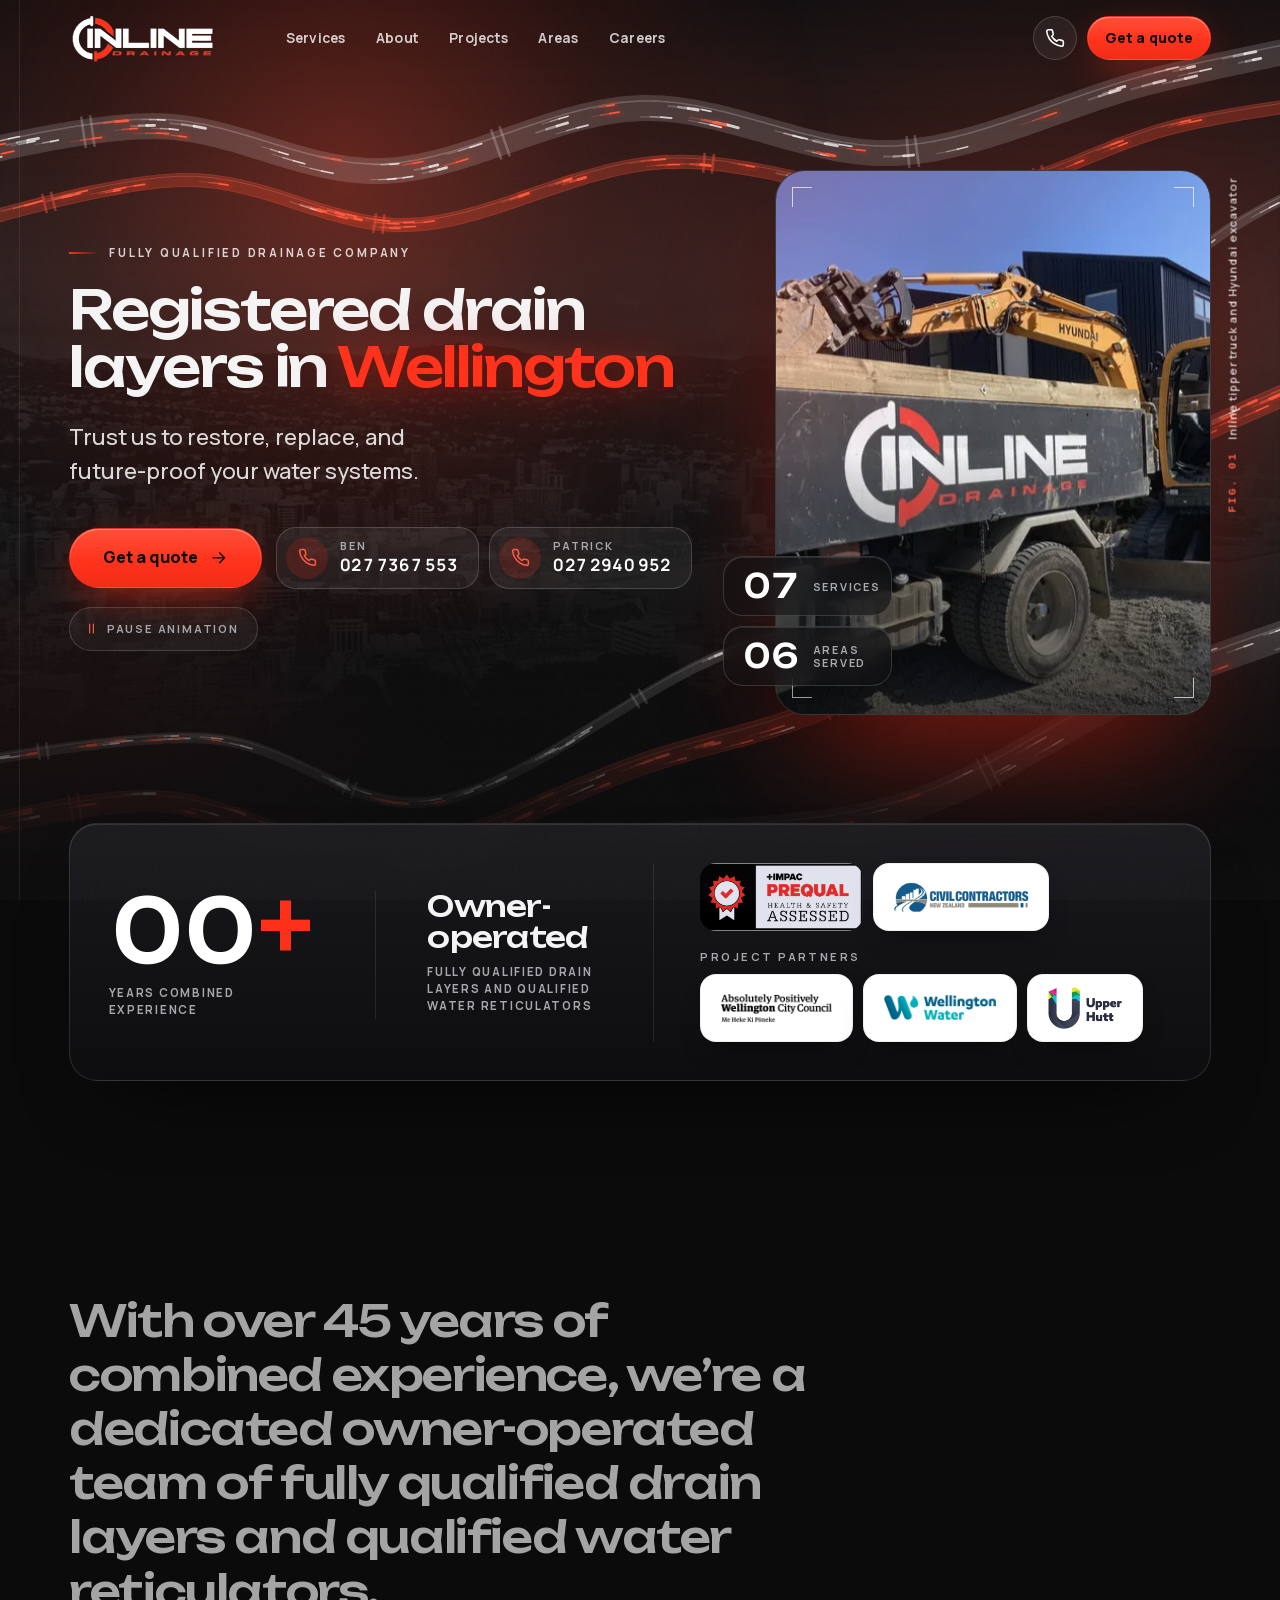
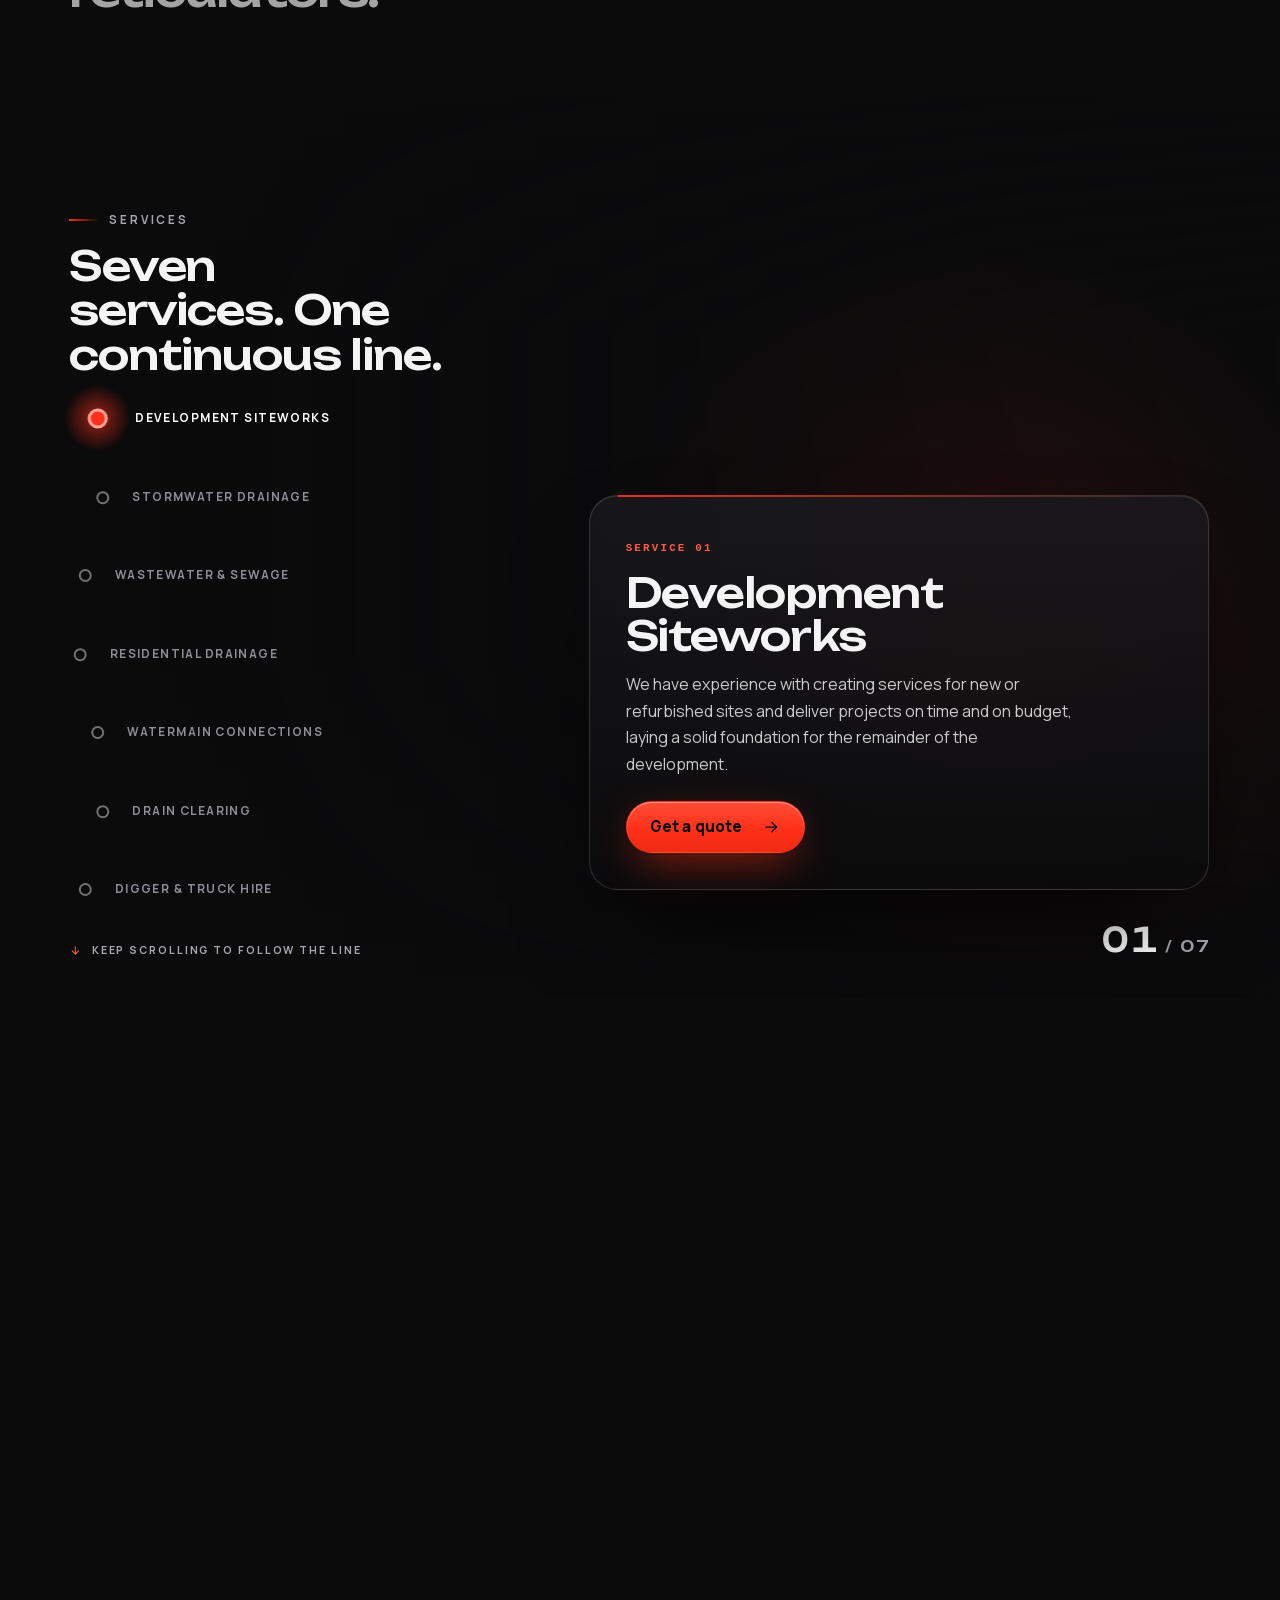
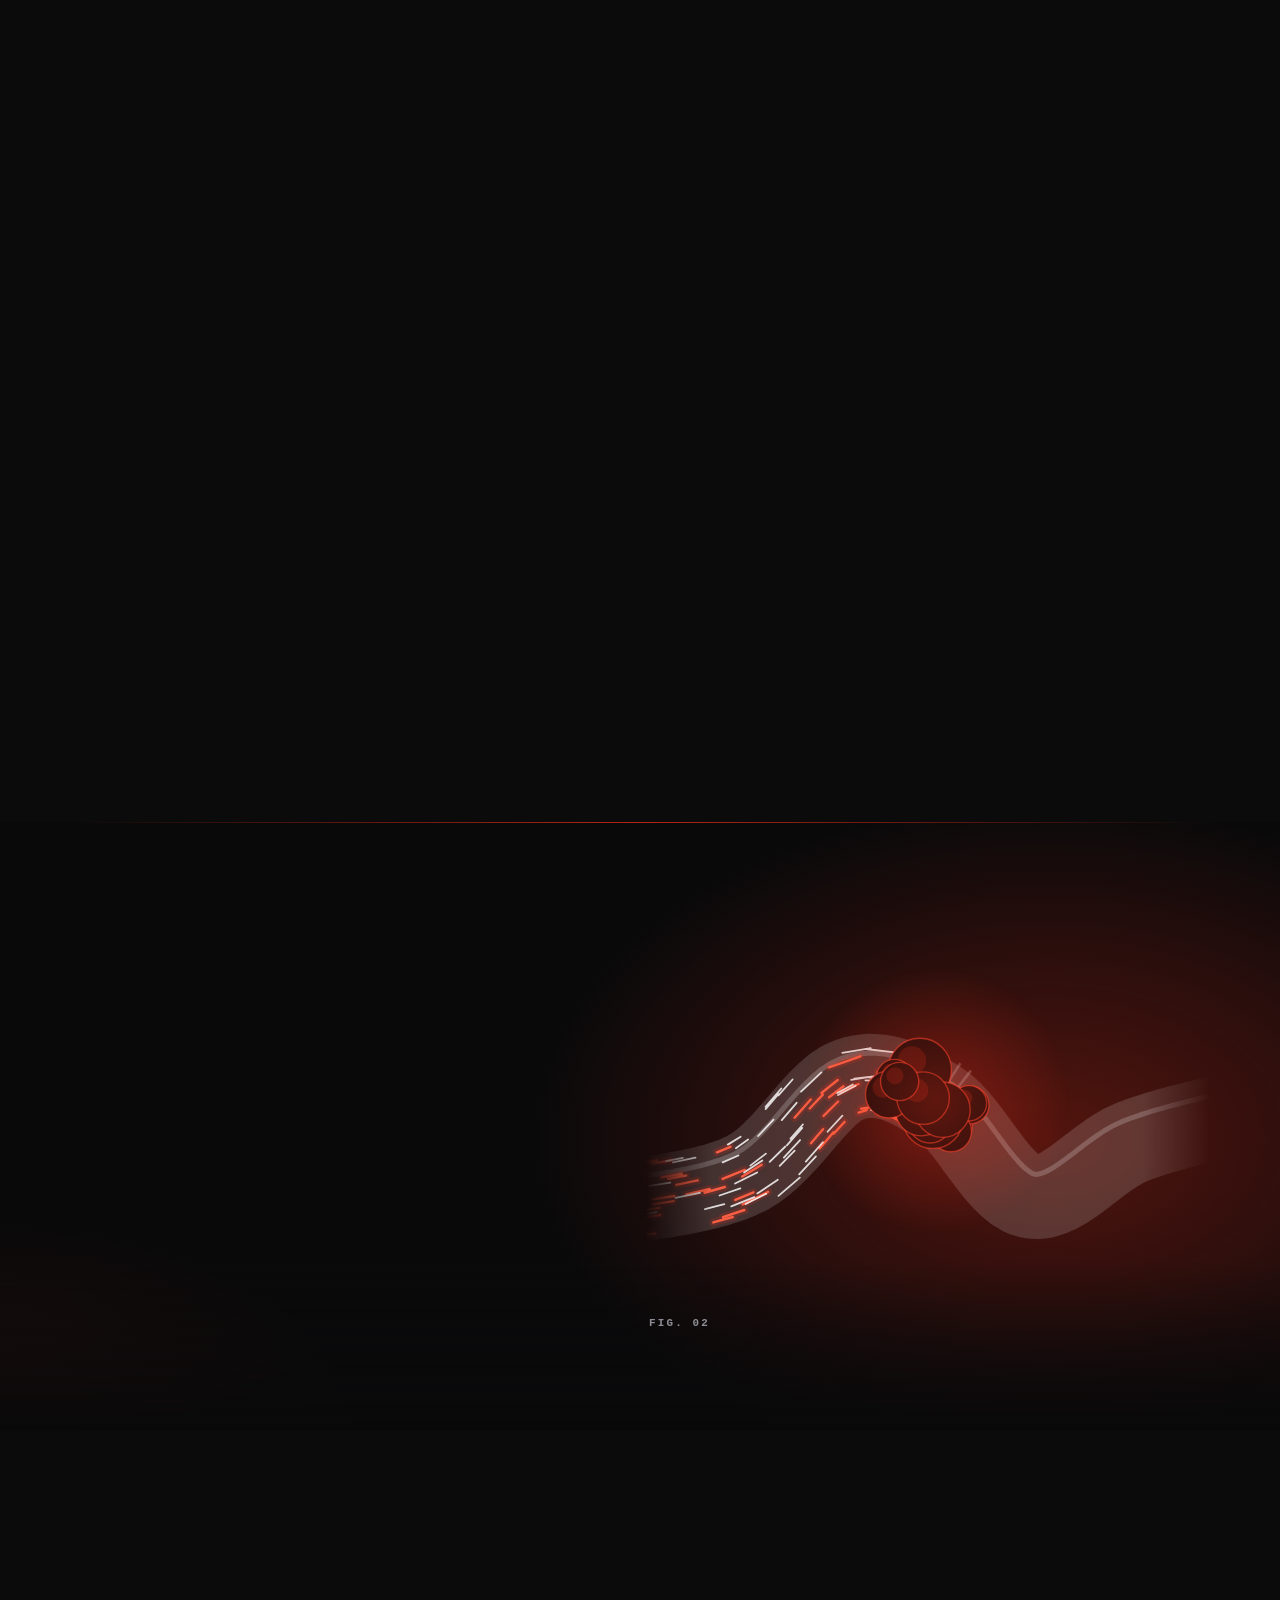
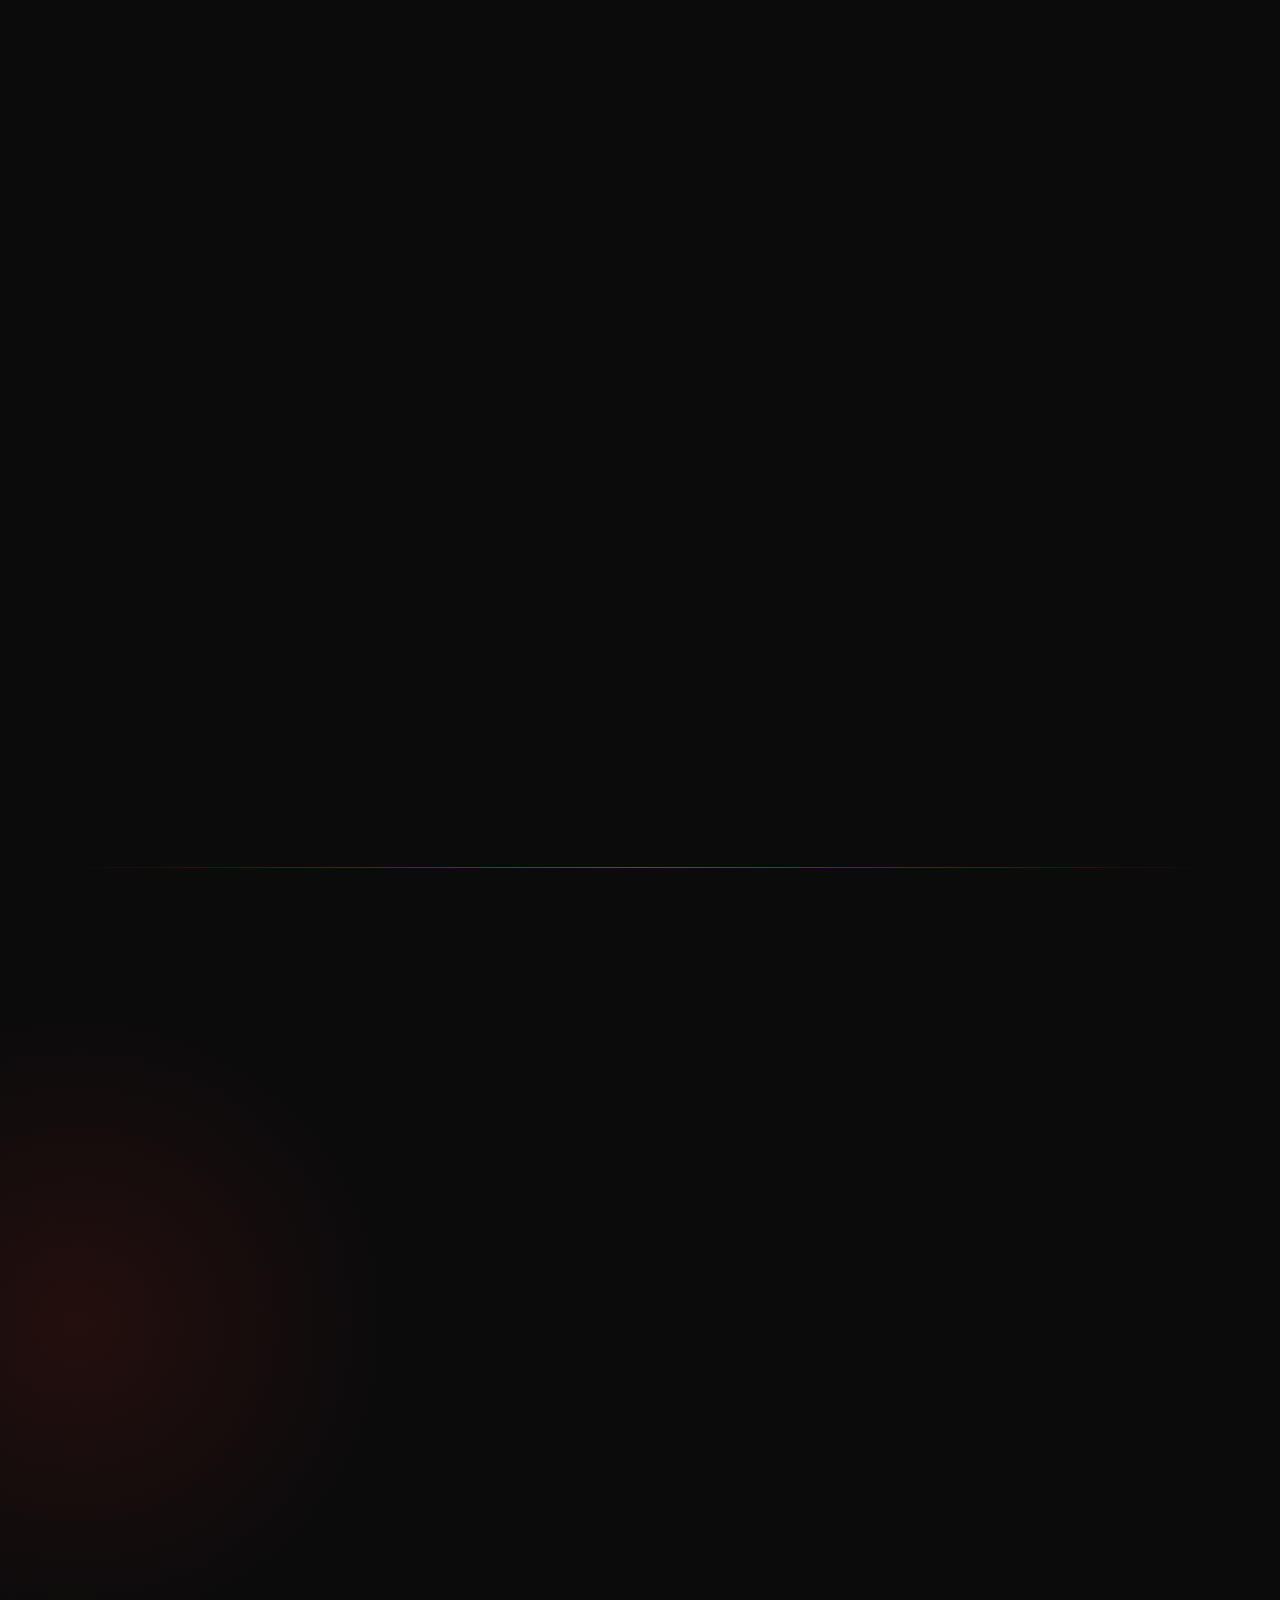
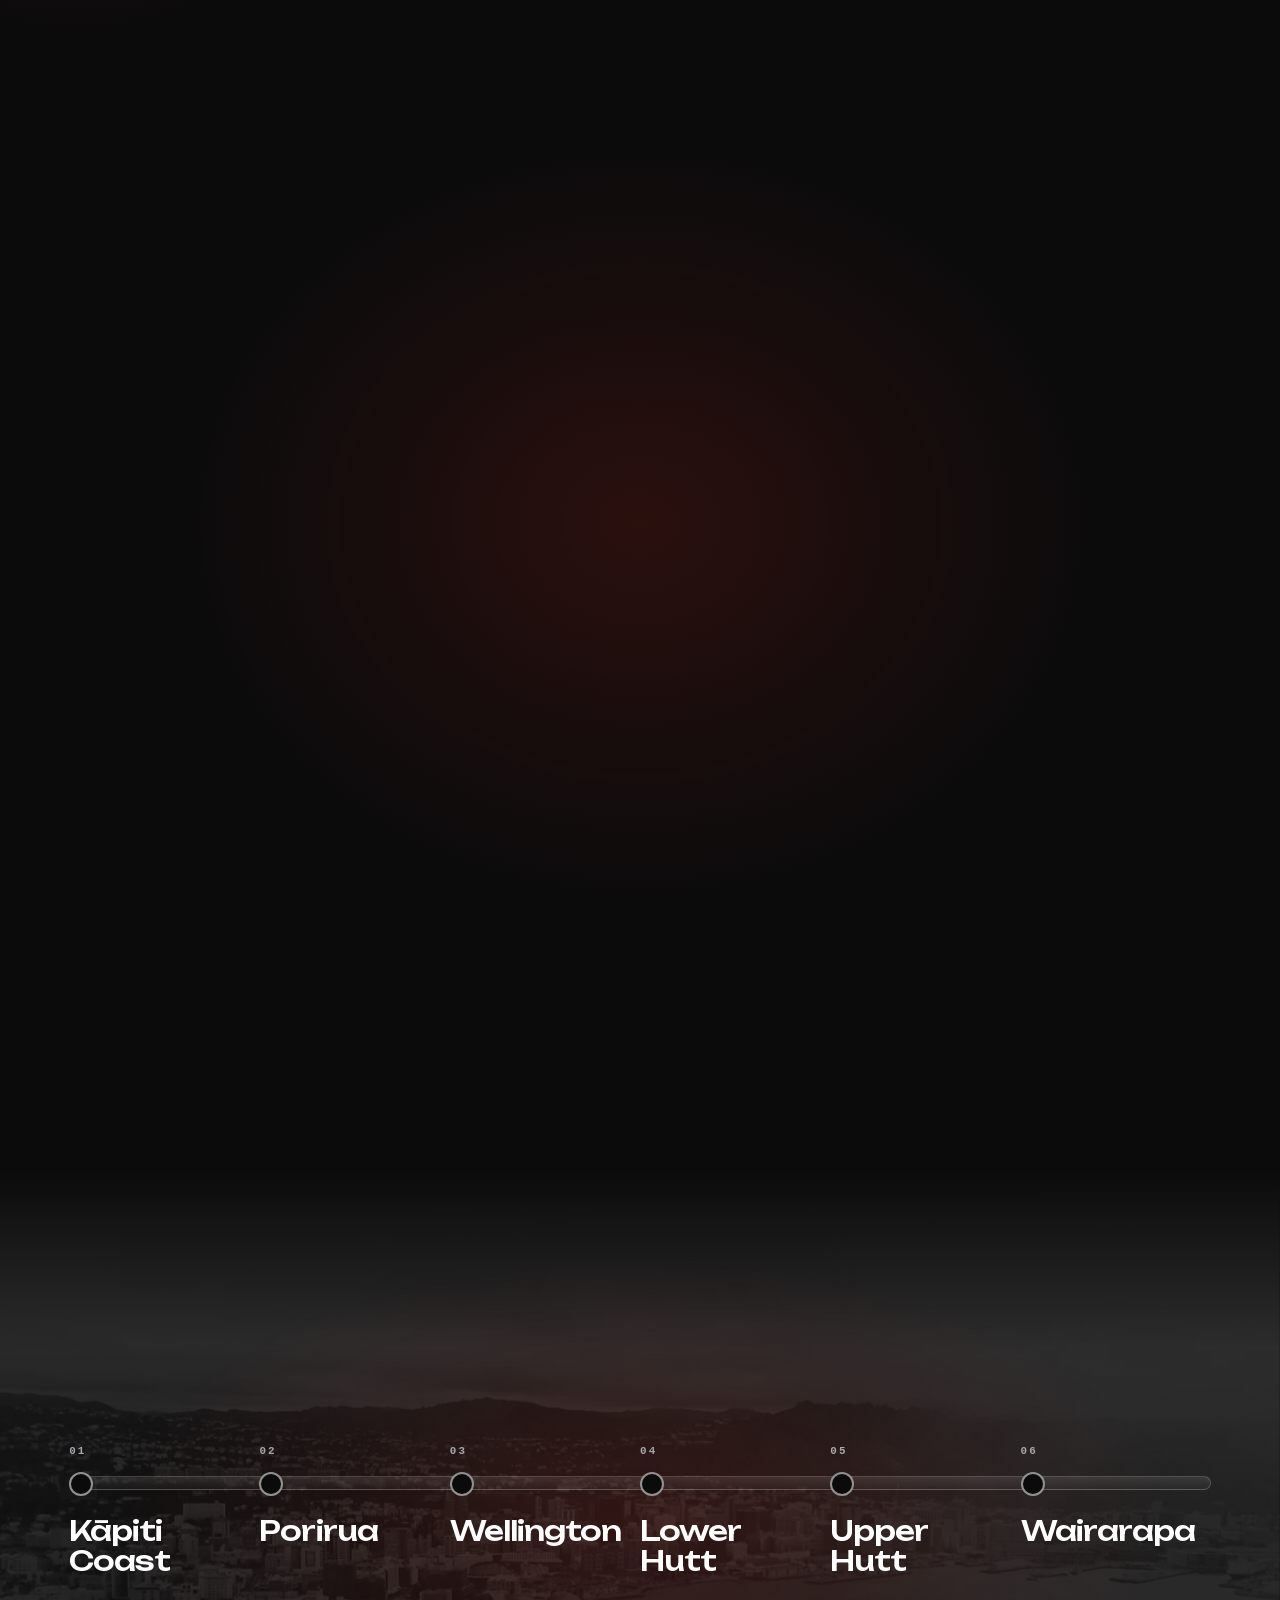
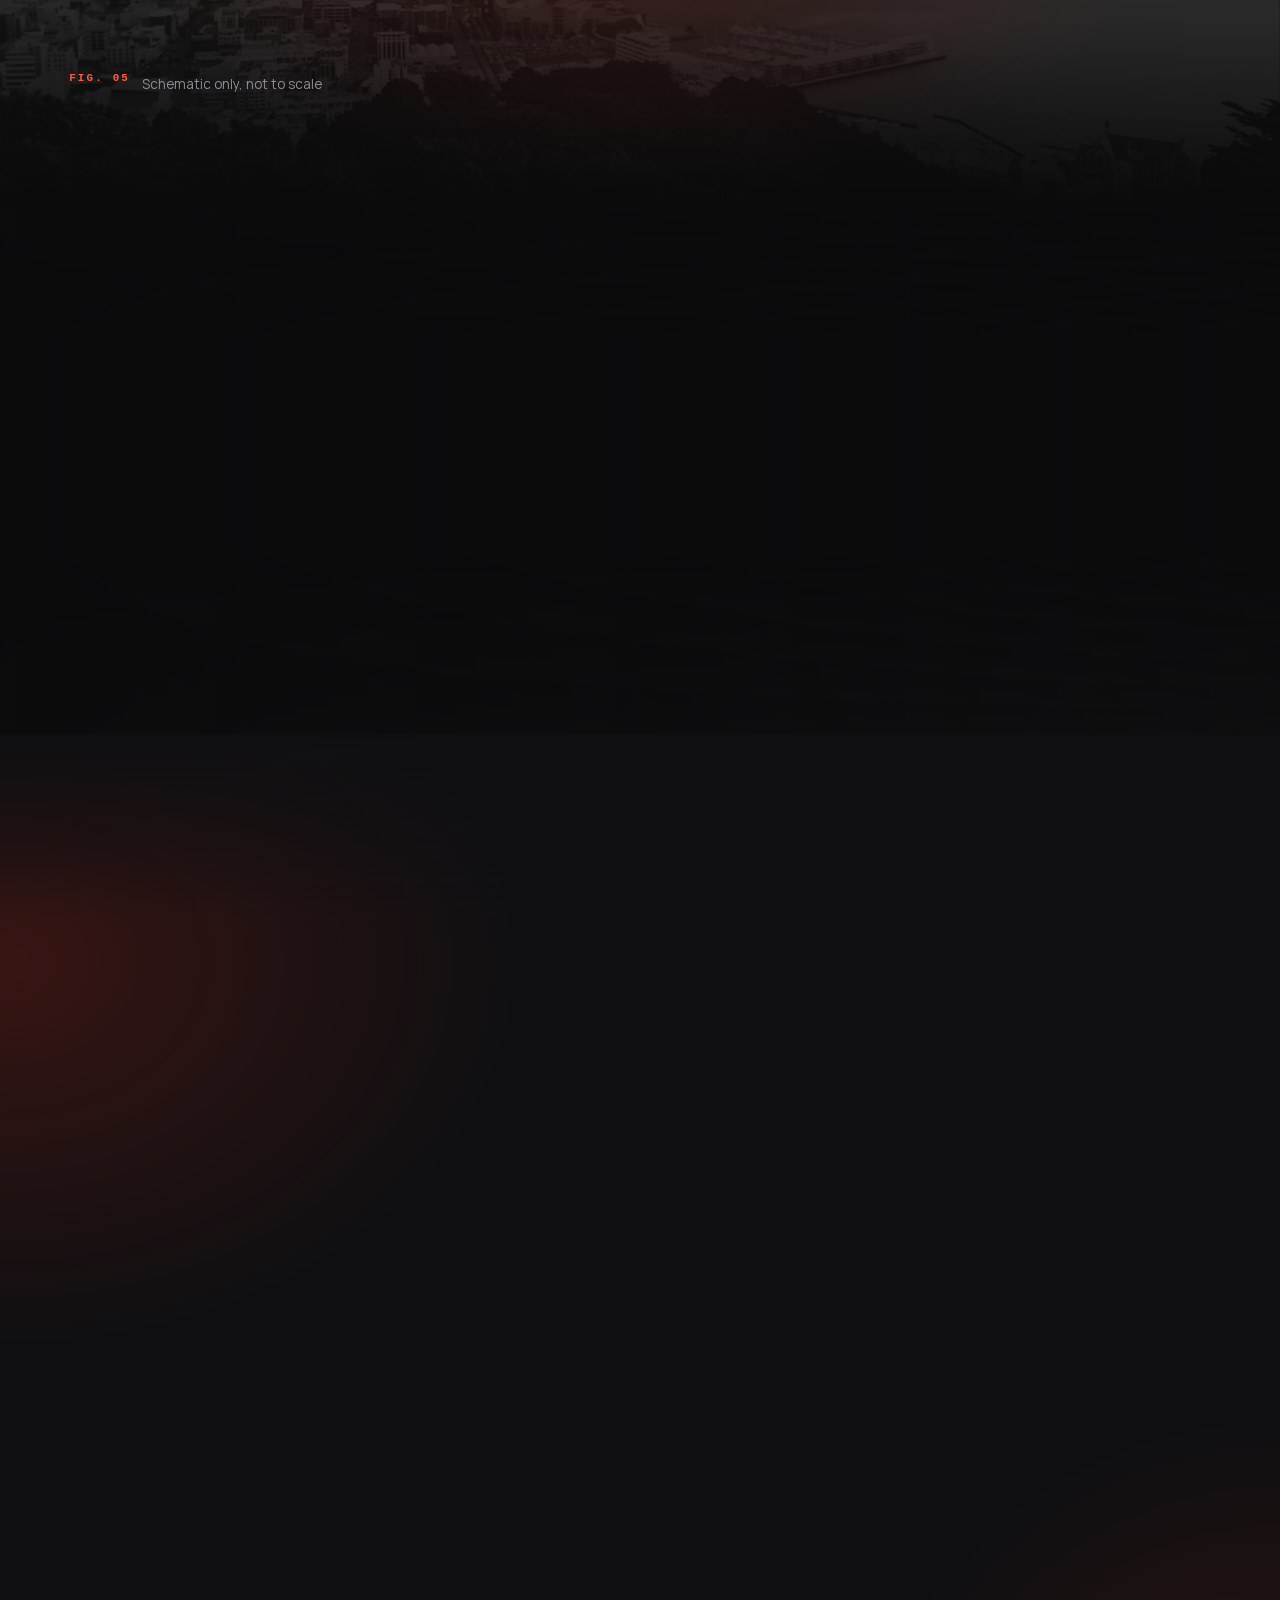
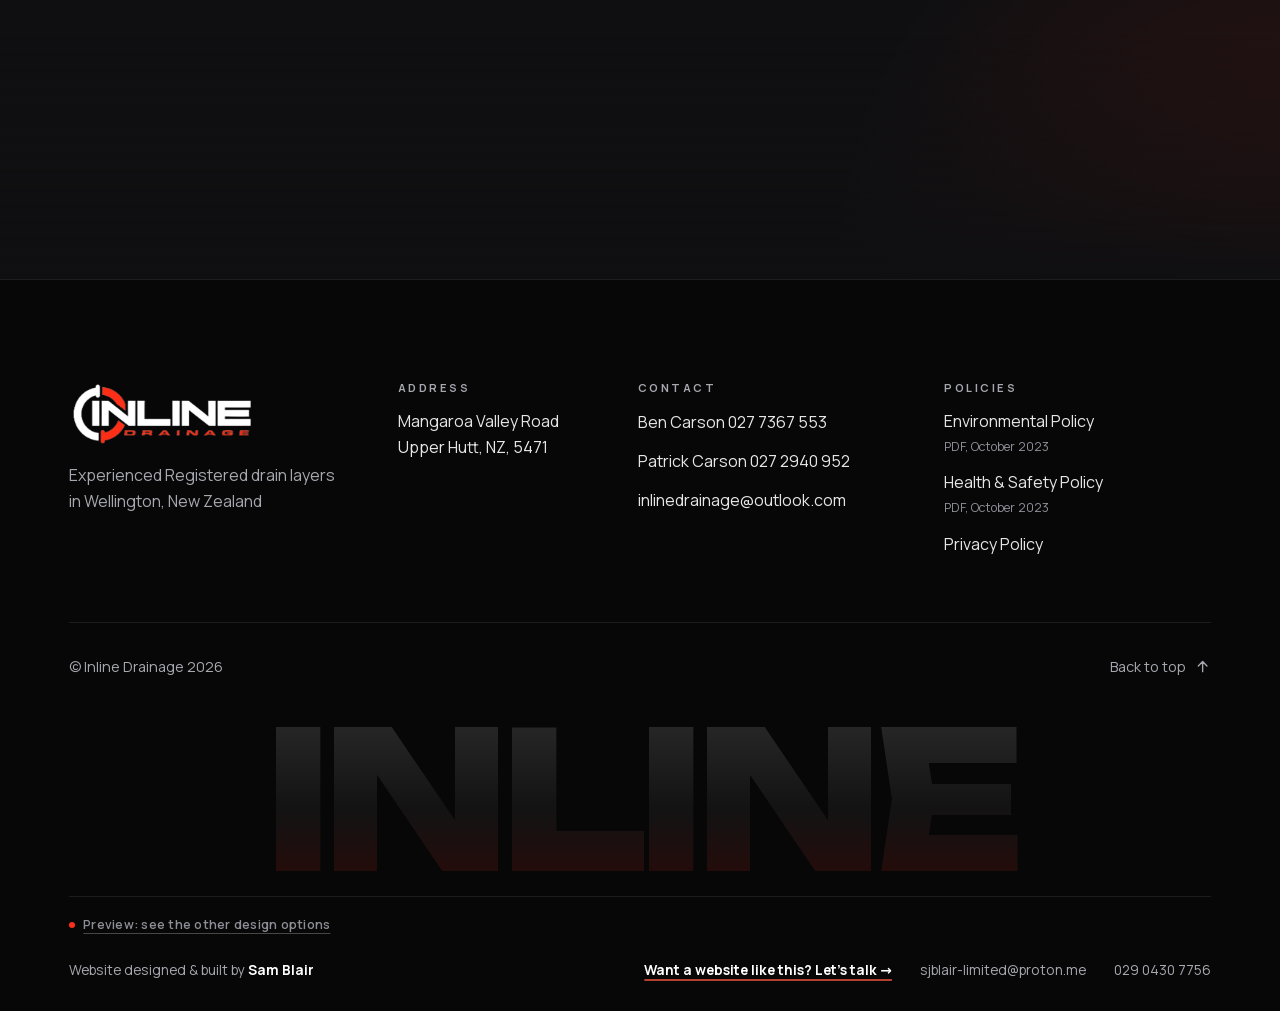
<file: flow/index.html>
<!doctype html>
<html lang="en-NZ">
<head>
<meta charset="utf-8">
<meta http-equiv="Content-Security-Policy" content="default-src 'self'; img-src 'self' data:; style-src 'self'; font-src 'self'; script-src 'self'; connect-src 'none'; object-src 'none'; base-uri 'self'; form-action 'self' mailto:">
<meta name="referrer" content="strict-origin-when-cross-origin">
<meta name="viewport" content="width=device-width, initial-scale=1, viewport-fit=cover">
<title>Inline Drainage – Fully Qualified Drainage Company in Wellington</title>
<meta name="description" content="Experienced Registered drain layers in Wellington, New Zealand. Trust us to restore, replace, and future-proof your water systems.">
<meta name="robots" content="noindex, nofollow">
<meta name="theme-color" content="#0b0b0c">
<meta name="format-detection" content="telephone=no">
<meta property="og:type" content="website">
<meta property="og:locale" content="en_NZ">
<meta property="og:site_name" content="Inline Drainage">
<meta property="og:title" content="Inline Drainage – Fully Qualified Drainage Company in Wellington">
<meta property="og:description" content="Experienced Registered drain layers in Wellington, New Zealand. Trust us to restore, replace, and future-proof your water systems.">
<meta name="color-scheme" content="dark">
<link rel="icon" href="assets/img/logo-full.webp" type="image/webp">
<link rel="icon" href="/favicon.ico" sizes="48x48">
<link rel="icon" type="image/png" href="/assets/icons/icon-192.png">
<link rel="apple-touch-icon" href="/assets/icons/apple-touch-icon.png">
<link rel="stylesheet" href="assets/css/fonts.css">
<link rel="preload" href="assets/fonts/manrope-400-800-latin.woff2" as="font" type="font/woff2" crossorigin>
<link rel="preload" href="assets/fonts/unbounded-300-800-latin.woff2" as="font" type="font/woff2" crossorigin>
<link rel="preload" as="image" href="assets/img/intro-800.webp" imagesrcset="assets/img/intro-480.webp 480w, assets/img/intro-800.webp 800w, assets/img/intro-1200.webp 1200w" imagesizes="(min-width: 900px) 36vw, 100vw" fetchpriority="high">
<link rel="stylesheet" href="assets/css/base.css">
<link rel="stylesheet" href="assets/css/hero.css">
<link rel="stylesheet" href="assets/css/story.css">
<link rel="stylesheet" href="assets/css/sections.css">
<script src="assets/js/boot.js"></script>
</head>
<body>

<svg class="sprite" aria-hidden="true" focusable="false" width="0" height="0">
  <symbol id="i-phone" viewBox="0 0 24 24"><path d="M22 16.92v3a2 2 0 0 1-2.18 2 19.79 19.79 0 0 1-8.63-3.07 19.5 19.5 0 0 1-6-6 19.79 19.79 0 0 1-3.07-8.67A2 2 0 0 1 4.11 2h3a2 2 0 0 1 2 1.72 12.84 12.84 0 0 0 .7 2.81 2 2 0 0 1-.45 2.11L8.09 9.91a16 16 0 0 0 6 6l1.27-1.27a2 2 0 0 1 2.11-.45 12.84 12.84 0 0 0 2.81.7A2 2 0 0 1 22 16.92z"/></symbol>
  <symbol id="i-arrow" viewBox="0 0 24 24"><path d="M5 12h14M13 6l6 6-6 6"/></symbol>
  <symbol id="i-mail" viewBox="0 0 24 24"><path d="M4 5h16a1 1 0 0 1 1 1v12a1 1 0 0 1-1 1H4a1 1 0 0 1-1-1V6a1 1 0 0 1 1-1z"/><path d="M3 7l9 6 9-6"/></symbol>
  <symbol id="i-menu" viewBox="0 0 24 24"><path d="M4 8h16M4 16h16"/></symbol>
  <symbol id="i-close" viewBox="0 0 24 24"><path d="M6 6l12 12M18 6L6 18"/></symbol>
  <symbol id="i-copy" viewBox="0 0 24 24"><rect x="9" y="9" width="11" height="11" rx="2"/><path d="M5 15V6a2 2 0 0 1 2-2h9"/></symbol>
  <symbol id="i-check" viewBox="0 0 24 24"><path d="M5 12.5l4.5 4.5L19 7.5"/></symbol>
  <symbol id="i-pin" viewBox="0 0 24 24"><path d="M12 21s-7-6.2-7-11a7 7 0 1 1 14 0c0 4.8-7 11-7 11z"/><circle cx="12" cy="10" r="2.5"/></symbol>
  <symbol id="i-down" viewBox="0 0 24 24"><path d="M12 5v14M6 13l6 6 6-6"/></symbol>
  <symbol id="i-pause" viewBox="0 0 24 24"><path d="M9 5v14M15 5v14"/></symbol>
</svg>

<a class="skip" href="#main">Skip to content</a>
<div class="grain" aria-hidden="true"></div>
<div class="page-line" aria-hidden="true"><span class="page-line__fill"></span></div>

<header class="site-header" id="top" data-header>
  <div class="site-header__inner">
    <a class="brand" href="#top" aria-label="Inline Drainage, back to top">
      <img src="assets/img/logo-wide-light-520.webp" width="520" height="169" alt="Inline Drainage">
    </a>
    <nav class="nav" aria-label="Main">
      <a href="#services">Services</a>
      <a href="#about">About</a>
      <a href="#projects">Projects</a>
      <a href="#areas">Areas</a>
      <a href="#careers">Careers</a>
    </nav>
    <div class="site-header__actions">
      <div class="header-phones">
        <a class="hphone" href="tel:+64277367553"><svg class="i" aria-hidden="true"><use href="#i-phone"/></svg><span class="sr-only">Call </span><span class="hphone__who">Ben<span class="sr-only"> Carson</span></span> <span class="hphone__num">027 7367 553</span></a>
        <a class="hphone" href="tel:+64272940952"><svg class="i" aria-hidden="true"><use href="#i-phone"/></svg><span class="sr-only">Call </span><span class="hphone__who">Patrick<span class="sr-only"> Carson</span></span> <span class="hphone__num">027 2940 952</span></a>
      </div>
      <a class="icon-btn icon-btn--call" href="tel:+64277367553"><svg class="i" aria-hidden="true"><use href="#i-phone"/></svg><span class="sr-only">Call Ben Carson 027 7367 553</span></a>
      <a class="btn btn--primary btn--sm" href="#contact">Get a quote</a>
      <button class="icon-btn menu-btn" type="button" aria-expanded="false" aria-controls="menu" data-menu-toggle>
        <svg class="i i--open" aria-hidden="true"><use href="#i-menu"/></svg>
        <svg class="i i--close" aria-hidden="true"><use href="#i-close"/></svg>
        <span class="sr-only">Menu</span>
      </button>
    </div>
  </div>
</header>

<div class="menu" id="menu" role="dialog" aria-modal="true" aria-label="Menu" hidden>
  <nav class="menu__nav" aria-label="Menu">
    <a href="#services">Services</a>
    <a href="#about">About</a>
    <a href="#projects">Projects</a>
    <a href="#areas">Areas</a>
    <a href="#careers">Careers</a>
    <a href="#contact">Get a quote</a>
  </nav>
  <div class="menu__calls">
    <a class="callcard" href="tel:+64277367553"><svg class="i" aria-hidden="true"><use href="#i-phone"/></svg><span class="callcard__t"><span class="callcard__who"><span class="sr-only">Call </span>Ben<span class="sr-only"> Carson</span></span><span class="callcard__num">027 7367 553</span></span></a>
    <a class="callcard" href="tel:+64272940952"><svg class="i" aria-hidden="true"><use href="#i-phone"/></svg><span class="callcard__t"><span class="callcard__who"><span class="sr-only">Call </span>Patrick<span class="sr-only"> Carson</span></span><span class="callcard__num">027 2940 952</span></span></a>
  </div>
  <a class="menu__mail" href="mailto:inlinedrainage@outlook.com">inlinedrainage@outlook.com</a>
</div>

<main id="main">

  <!-- ============ HERO ============ -->
  <section class="hero" id="hero" aria-labelledby="hero-title">
    <div class="hero__bg" aria-hidden="true">
      <img class="hero__harbour" src="assets/img/hero-bg-800.webp" srcset="assets/img/hero-bg-480.webp 480w, assets/img/hero-bg-800.webp 800w, assets/img/hero-bg-1200.webp 1200w" sizes="100vw" width="1200" height="800" alt="" decoding="async" fetchpriority="low">
      <div class="hero__wash"></div>
      <div class="hero__glow" data-hero-glow></div>
    </div>


    <canvas class="flow flow--pipes" aria-hidden="true"></canvas>
    <canvas class="flow flow--stream" aria-hidden="true"></canvas>

    <div class="hero__inner">
      <!-- the first screen's copy (headline, CTA, phone numbers) carries no reveal and no word-split: it is on screen at first paint -->
      <div class="hero__copy" data-hero-copy>
        <p class="eyebrow hero__eyebrow">Fully qualified drainage company</p>
        <h1 class="hero__title" id="hero-title"><span class="ln">Registered drain</span> <span class="ln">layers in <em>Wellington</em></span></h1>
        <p class="hero__lead">Trust us to <span class="hl">restore</span>, <span class="hl">replace</span>, and <span class="hl">future-proof</span> your water systems.</p>
        <div class="hero__cta">
          <a class="btn btn--primary btn--lg" href="#contact" data-magnet>Get a quote <svg class="i" aria-hidden="true"><use href="#i-arrow"/></svg></a>
          <div class="callpair" role="group" aria-label="Call us">
            <a class="call" href="tel:+64277367553"><span class="call__ico"><svg class="i" aria-hidden="true"><use href="#i-phone"/></svg></span><span class="call__t"><span class="call__who"><span class="sr-only">Call </span>Ben<span class="sr-only"> Carson</span></span><span class="call__num">027 7367 553</span></span></a>
            <a class="call" href="tel:+64272940952"><span class="call__ico"><svg class="i" aria-hidden="true"><use href="#i-phone"/></svg></span><span class="call__t"><span class="call__who"><span class="sr-only">Call </span>Patrick<span class="sr-only"> Carson</span></span><span class="call__num">027 2940 952</span></span></a>
          </div>
        </div>
        <button class="motion-toggle" type="button" aria-pressed="false" data-motion-toggle hidden><svg class="i" aria-hidden="true"><use href="#i-pause"/></svg><span>Pause animation</span></button>
      </div>
      <figure class="hero__media reveal" data-hero-media>
        <div class="hero__frame" data-hero-frame>
          <img class="hero__img" src="assets/img/intro-800.webp" srcset="assets/img/intro-480.webp 480w, assets/img/intro-800.webp 800w, assets/img/intro-1200.webp 1200w" sizes="(min-width: 900px) 36vw, 100vw" width="1200" height="1600" alt="Inline Drainage tipper truck with the arm and bucket of a yellow Hyundai excavator reaching over its tray" fetchpriority="high" decoding="async">
          <span class="hero__sheen" aria-hidden="true"></span>
          <span class="crop crop--tl" aria-hidden="true"></span><span class="crop crop--tr" aria-hidden="true"></span><span class="crop crop--bl" aria-hidden="true"></span><span class="crop crop--br" aria-hidden="true"></span>
        </div>
        <ul class="hero__spec" aria-label="At a glance">
          <li><span class="spec__n"><span class="roll" data-roll="7" data-pad="2">07</span></span><span class="spec__l">services</span></li>
          <li><span class="spec__n"><span class="roll" data-roll="6" data-pad="2">06</span></span><span class="spec__l">areas served</span></li>
        </ul>
        <figcaption class="hero__cap"><span class="fig">FIG. 01</span> Inline tipper truck and Hyundai excavator</figcaption>
      </figure>
    </div>

  </section>

  <!-- ============ TRUST STRIP ============ -->
  <section class="trust" id="trust" aria-label="Credentials, project partners and experience">
    <div class="container">
      <div class="trust__panel glass" data-glow>
        <div class="trust__stats">
          <p class="stat">
            <span class="stat__num"><span class="roll" data-roll="45">45</span><span class="stat__plus">+</span></span>
            <span class="stat__lbl">years combined experience</span>
          </p>
          <p class="stat stat--word">
            <span class="stat__word">Owner-operated</span>
            <span class="stat__lbl">fully qualified drain layers and qualified water reticulators</span>
          </p>
        </div>
        <div class="trust__logos">
        <div class="trust__group trust__group--badges">
          <ul class="logos">
            <li class="logo logo--impac"><img src="assets/img/impac.webp" width="304" height="127" alt="Impac Prequal: Health and Safety Assessed" loading="lazy" decoding="async"></li>
            <li class="logo logo--ccnz"><img src="assets/img/ccnz.webp" width="400" height="100" alt="Civil Contractors New Zealand" loading="lazy" decoding="async"></li>
          </ul>
        </div>
        <div class="trust__group trust__group--partners">
          <p class="trust__label">Project partners</p>
          <ul class="logos">
            <li class="logo logo--wcc"><img src="assets/img/partner-wcc.webp" width="480" height="128" alt="Wellington City Council" loading="lazy" decoding="async"></li>
            <li class="logo logo--ww"><img src="assets/img/partner-ww.webp" width="480" height="114" alt="Wellington Water" loading="lazy" decoding="async"></li>
            <li class="logo logo--uhcc"><img src="assets/img/partner-uhcc.webp" width="300" height="172" alt="Upper Hutt City Council" loading="lazy" decoding="async"></li>
          </ul>
        </div>
        </div>
      </div>
    </div>
  </section>

  <!-- ============ STATEMENT ============ -->
  <section class="statement" id="about" aria-labelledby="about-title">
    <div class="container statement__grid">
      <div class="statement__main">
        <p class="eyebrow reveal">About</p>
        <h2 class="sr-only" id="about-title">About Inline Drainage</h2>
        <p class="statement__text" data-lit>With over 45 years of combined experience, we’re a dedicated owner-operated team of fully qualified drain layers and qualified water reticulators.</p>
      </div>
      <div class="statement__side">
        <div class="mission reveal">
          <p class="mission__k"><span class="fig">MISSION</span></p>
          <p class="mission__t">Our mission is to enhance the longevity and resilience of Wellington’s water infrastructure.</p>
        </div>
        <a class="btn btn--ghost reveal" href="#contact">Get a quote <svg class="i" aria-hidden="true"><use href="#i-arrow"/></svg></a>
      </div>
    </div>
  </section>

  <!-- ============ SERVICES: PINNED SCROLL STORY ============ -->
  <section class="story" id="services" aria-labelledby="services-title" data-story>
    <div class="story__track">
      <div class="story__stage">
        <header class="story__head">
          <p class="eyebrow">Services</p>
          <h2 class="h2" id="services-title">Seven services. One continuous line.</h2>
        </header>

        <div class="story__shade" aria-hidden="true"></div>
        <div class="story__count" aria-hidden="true"><span class="roll" data-roll="1" data-pad="2" data-manual>01</span><span class="story__of"> / 07</span></div>
        <p class="story__hint" aria-hidden="true"><svg class="i" aria-hidden="true"><use href="#i-down"/></svg> Keep scrolling to follow the line</p>

        <!-- sizes on the photo layers: each is cover-fitted to the stage and pushed in, so it is DRAWN about 120vw wide on desktop and
             300vw on a phone (a landscape photo filling a portrait screen). Say so, or the browser loads a file far too small for it. -->
        <ol class="story__stops">
          <li class="stop" id="svc-1" data-stop="0">
            <figure class="stop__media">
              <img src="assets/img/story-careers-2-1000.webp" srcset="assets/img/story-careers-2-640.webp 640w, assets/img/story-careers-2-1000.webp 1000w, assets/img/story-careers-2-1400.webp 1400w" sizes="(min-width: 900px) 120vw, 300vw" width="1400" height="1050" alt="Yellow excavator and an Inline Drainage truck on a gravel site, with two workers standing between them" loading="lazy" decoding="async">
            </figure>
            <div class="stop__body">
              <p class="stop__num"><span class="fig">SERVICE 01</span></p>
              <h3 class="stop__title">Development Siteworks</h3>
              <p class="stop__text">We have experience with creating services for new or refurbished sites and deliver projects on time and on budget, laying a solid foundation for the remainder of the development.</p>
              <a class="btn btn--primary" href="#contact" data-service="Development Siteworks">Get a quote<span class="sr-only"> for Development Siteworks</span> <svg class="i" aria-hidden="true"><use href="#i-arrow"/></svg></a>
            </div>
          </li>
          <li class="stop" id="svc-2" data-stop="1">
            <figure class="stop__media">
              <img src="assets/img/story-gallery-3-1000.webp" srcset="assets/img/story-gallery-3-640.webp 640w, assets/img/story-gallery-3-1000.webp 1000w, assets/img/story-gallery-3-1400.webp 1400w" sizes="(min-width: 900px) 120vw, 300vw" width="1400" height="1867" alt="Worker in orange hi-vis inside a trench with steel trench shields" loading="lazy" decoding="async">
            </figure>
            <div class="stop__body">
              <p class="stop__num"><span class="fig">SERVICE 02</span></p>
              <h3 class="stop__title">Stormwater Drainage</h3>
              <p class="stop__text">We specialise in stormwater management and connections within Wellington and can help consult you on the best ways to design and implement stormwater solutions.</p>
              <a class="btn btn--primary" href="#contact" data-service="Stormwater Drainage">Get a quote<span class="sr-only"> for Stormwater Drainage</span> <svg class="i" aria-hidden="true"><use href="#i-arrow"/></svg></a>
            </div>
          </li>
          <li class="stop stop--native" id="svc-3" data-stop="2">
            <figure class="stop__media">
              <img src="assets/img/gallery-1-750.webp" width="750" height="1000" alt="Two crew in orange hi-vis beside a concrete manhole chamber in an excavation with steel trench shields" loading="lazy" decoding="async">
            </figure>
            <div class="stop__body">
              <p class="stop__num"><span class="fig">SERVICE 03</span></p>
              <h3 class="stop__title">Wastewater &amp; Sewage</h3>
              <p class="stop__text">We are registered drainlayers and have the expertise to install and connect all types of wastewater and sewage projects to ensure smooth and efficient flow and sign off.</p>
              <a class="btn btn--primary" href="#contact" data-service="Wastewater &amp; Sewage">Get a quote<span class="sr-only"> for Wastewater and Sewage</span> <svg class="i" aria-hidden="true"><use href="#i-arrow"/></svg></a>
            </div>
          </li>
          <li class="stop stop--native" id="svc-4" data-stop="3">
            <figure class="stop__media">
              <img src="assets/img/gallery-1-750.webp" width="750" height="1000" alt="Black-clad townhouses behind a timber fence, with a worker in orange hi-vis and white pipe lengths beside an excavation holding a concrete manhole chamber" loading="lazy" decoding="async">
            </figure>
            <div class="stop__body">
              <p class="stop__num"><span class="fig">SERVICE 04</span></p>
              <h3 class="stop__title">Residential Drainage</h3>
              <p class="stop__text">Managing the drainage around residential properties. Upgrading and improving the existing infrastructure and future proofing your property.</p>
              <a class="btn btn--primary" href="#contact" data-service="Residential Drainage">Get a quote<span class="sr-only"> for Residential Drainage</span> <svg class="i" aria-hidden="true"><use href="#i-arrow"/></svg></a>
            </div>
          </li>
          <li class="stop" id="svc-5" data-stop="4">
            <figure class="stop__media">
              <img src="assets/img/story-gallery-3-1000.webp" srcset="assets/img/story-gallery-3-640.webp 640w, assets/img/story-gallery-3-1000.webp 1000w, assets/img/story-gallery-3-1400.webp 1400w" sizes="(min-width: 900px) 120vw, 300vw" width="1400" height="1867" alt="Orange excavator beside a trench on a building site, with a house and hills behind" loading="lazy" decoding="async">
            </figure>
            <div class="stop__body">
              <p class="stop__num"><span class="fig">SERVICE 05</span></p>
              <h3 class="stop__title">Watermain Connections</h3>
              <p class="stop__text">We work with Wellington Water approved operatives to ensure that all systems are installed correctly and with little disruption to the local area.</p>
              <a class="btn btn--primary" href="#contact" data-service="Watermain Connections">Get a quote<span class="sr-only"> for Watermain Connections</span> <svg class="i" aria-hidden="true"><use href="#i-arrow"/></svg></a>
            </div>
          </li>
          <li class="stop" id="svc-6" data-stop="5">
            <figure class="stop__media">
              <img src="assets/img/story-hero-bg-1000.webp" srcset="assets/img/story-hero-bg-640.webp 640w, assets/img/story-hero-bg-1000.webp 1000w, assets/img/story-hero-bg-1400.webp 1400w" sizes="(min-width: 900px) 120vw, 300vw" width="1400" height="933" alt="View over a city and hills under an overcast sky" loading="lazy" decoding="async">
            </figure>
            <div class="stop__body">
              <p class="stop__num"><span class="fig">SERVICE 06</span></p>
              <h3 class="stop__title">Drain Clearing</h3>
              <p class="stop__text">We are experienced in unblocking residential drains across the Wellington Region.</p>
              <a class="btn btn--primary" href="#contact" data-service="Drain Clearing">Get a quote<span class="sr-only"> for Drain Clearing</span> <svg class="i" aria-hidden="true"><use href="#i-arrow"/></svg></a>
            </div>
          </li>
          <li class="stop" id="svc-7" data-stop="6">
            <figure class="stop__media">
              <img src="assets/img/story-gallery-2-1000.webp" srcset="assets/img/story-gallery-2-640.webp 640w, assets/img/story-gallery-2-1000.webp 1000w, assets/img/story-gallery-2-1400.webp 1400w" sizes="(min-width: 900px) 120vw, 300vw" width="1400" height="1050" alt="Orange Kubota excavator arm in the foreground with an Inline Drainage tipper truck behind" loading="lazy" decoding="async">
            </figure>
            <div class="stop__body">
              <p class="stop__num"><span class="fig">SERVICE 07</span></p>
              <h3 class="stop__title">Digger &amp; Truck Hire</h3>
              <p class="stop__text">For more details on this service, please email <a class="textlink" href="mailto:inlinedrainage@outlook.com?subject=Digger%20%26%20Truck%20Hire">inlinedrainage@outlook.com</a></p>
              <a class="btn btn--primary" href="#contact" data-service="Digger &amp; Truck Hire">Get a quote<span class="sr-only"> for Digger and Truck Hire</span> <svg class="i" aria-hidden="true"><use href="#i-arrow"/></svg></a>
            </div>
          </li>
        </ol>
      </div>
    </div>
  </section>

  <!-- ============ BLOCKED DRAIN CALLOUT ============ -->
  <section class="clog" id="blocked-drain" aria-labelledby="clog-title">
    <div class="container clog__inner">
      <div class="clog__copy">
        <p class="eyebrow reveal">Drain Clearing</p>
        <h2 class="clog__title" id="clog-title" data-split>Blocked drain?</h2>
        <div class="clog__actions reveal">
          <a class="call call--big" href="tel:+64277367553"><span class="call__ico"><svg class="i" aria-hidden="true"><use href="#i-phone"/></svg></span><span class="call__t"><span class="call__who"><span class="sr-only">Call </span>Ben<span class="sr-only"> Carson</span></span><span class="call__num">027 7367 553</span></span></a>
          <a class="call call--big" href="tel:+64272940952"><span class="call__ico"><svg class="i" aria-hidden="true"><use href="#i-phone"/></svg></span><span class="call__t"><span class="call__who"><span class="sr-only">Call </span>Patrick<span class="sr-only"> Carson</span></span><span class="call__num">027 2940 952</span></span></a>
        </div>
        <p class="clog__more reveal"><a class="link-arrow" href="#contact" data-service="Drain Clearing">Or request a quote for Drain Clearing <svg class="i" aria-hidden="true"><use href="#i-arrow"/></svg></a></p>
      </div>
      <div class="clog__viz" aria-hidden="true" data-clog>
        <canvas class="clog__canvas"></canvas>
        <span class="fig clog__fig">FIG. 02</span>
      </div>
    </div>
  </section>

  <!-- ============ ON SITE ============ -->
  <section class="onsite" id="onsite" aria-labelledby="onsite-title">
    <div class="container">
      <header class="sec-head">
        <p class="eyebrow reveal">On site</p>
        <h2 class="h2" id="onsite-title" data-split>Out in the trench</h2>
      </header>
      <div class="onsite__grid">
        <figure class="shot shot--a reveal">
          <div class="shot__frame" data-parallax="0.10">
            <img src="assets/img/gallery-3-800.webp" srcset="assets/img/gallery-3-480.webp 480w, assets/img/gallery-3-800.webp 800w, assets/img/gallery-3-1200.webp 1200w" sizes="(min-width: 900px) 41vw, 92vw" width="1200" height="1600" alt="Worker in yellow hi-vis leaning over a trench with steel trench shields, a second worker in orange hi-vis inside it, a white concrete pipe in the foreground, an orange excavator behind and an Inline truck on the right" loading="lazy" decoding="async">
          </div>
          <figcaption><span class="fig">FIG. 03</span> Trench with steel shields, concrete pipe in the foreground</figcaption>
        </figure>
        <figure class="shot shot--b reveal">
          <div class="shot__frame" data-parallax="0.08">
            <img src="assets/img/gallery-2-800.webp" srcset="assets/img/gallery-2-480.webp 480w, assets/img/gallery-2-800.webp 800w, assets/img/gallery-2-1200.webp 1200w" sizes="(min-width: 900px) 49vw, 92vw" width="1200" height="900" alt="Orange Kubota excavator arm in the foreground with the Inline tipper truck behind, hills and blue sky" loading="lazy" decoding="async">
          </div>
          <figcaption><span class="fig">FIG. 04</span> Kubota excavator with the Inline tipper truck behind</figcaption>
        </figure>
      </div>
    </div>
  </section>

  <!-- ============ PROJECTS ============ -->
  <section class="projects" id="projects" aria-labelledby="projects-title">
    <div class="container">
      <header class="sec-head">
        <p class="eyebrow reveal">Our work</p>
        <h2 class="h2" id="projects-title" data-split>Projects</h2>
      </header>

      <!-- Project 01: the 750 x 1000 gallery-1 photo, never drawn wider than 750px (see .project__media in sections.css) -->
      <article class="project project--tall reveal">
        <figure class="project__media">
          <div class="project__frame">
            <img src="assets/img/gallery-1-750.webp" srcset="assets/img/gallery-1-480.webp 480w, assets/img/gallery-1-750.webp 750w" sizes="(min-width: 640px) 39vw, 90vw" width="750" height="1000" alt="Three crew in orange hi-vis around a concrete manhole chamber in an excavation with steel trench shields, with a fence, pipe lengths and black-clad townhouses behind" loading="lazy" decoding="async">
            <span class="crop crop--tl" aria-hidden="true"></span><span class="crop crop--tr" aria-hidden="true"></span><span class="crop crop--bl" aria-hidden="true"></span><span class="crop crop--br" aria-hidden="true"></span>
          </div>
        </figure>
        <div class="project__body">
          <p class="project__k"><span class="fig">PROJECT 01</span></p>
          <h3 class="project__title">Development Subdivision, Rimu Street</h3>
          <p class="project__cap">Three crew in orange <span class="nowrap">hi-vis</span> around a concrete manhole chamber in a trench with steel shields, townhouses behind.</p>
          <a class="btn btn--primary" href="#contact">Get a quote <svg class="i" aria-hidden="true"><use href="#i-arrow"/></svg></a>
        </div>
      </article>

      <!-- Project 02: a 2500 x 910 night panorama, shown whole at its own 2.75:1 ratio (full container width on desktop, edge to edge on phones) -->
      <article class="project project--wide reveal">
        <figure class="project__media">
          <div class="project__frame">
            <img src="assets/img/interislander-1600.webp" srcset="assets/img/interislander-480.webp 480w, assets/img/interislander-800.webp 800w, assets/img/interislander-1200.webp 1200w, assets/img/interislander-1600.webp 1600w, assets/img/interislander-2000.webp 2000w, assets/img/interislander-2500.webp 2500w" sizes="(min-width: 1525px) 1360px, (min-width: 900px) 89vw, 100vw" width="2500" height="910" alt="A yellow excavator with an operator in orange hi-vis beside a white tipper truck, floodlit at night beneath a large concrete structure" loading="lazy" decoding="async">
            <span class="crop crop--tl" aria-hidden="true"></span><span class="crop crop--tr" aria-hidden="true"></span><span class="crop crop--bl" aria-hidden="true"></span><span class="crop crop--br" aria-hidden="true"></span>
          </div>
        </figure>
        <div class="project__body">
          <div class="project__head">
            <p class="project__k"><span class="fig">PROJECT 02</span></p>
            <h3 class="project__title">Drainage System <span class="nowrap">Upgrade –</span> New Interislander Project</h3>
          </div>
          <div class="project__aside">
            <p class="project__cap">Yellow excavator and white tipper truck beneath a large concrete structure at night, the operator in orange <span class="nowrap">hi-vis</span>.</p>
            <a class="btn btn--primary" href="#contact">Get a quote <svg class="i" aria-hidden="true"><use href="#i-arrow"/></svg></a>
          </div>
        </div>
      </article>
    </div>
  </section>

  <!-- ============ AREAS ============ -->
  <section class="areas" id="areas" aria-labelledby="areas-title">
    <div class="areas__bg" aria-hidden="true">
      <img src="assets/img/hero-bg-1200.webp" srcset="assets/img/hero-bg-800.webp 800w, assets/img/hero-bg-1200.webp 1200w" sizes="100vw" width="1200" height="800" alt="" loading="lazy" decoding="async" data-areas-bg>
    </div>
    <div class="container">
      <header class="sec-head sec-head--split">
        <div>
          <p class="eyebrow reveal">Areas served</p>
          <h2 class="h2" id="areas-title" data-split>Six areas along the line</h2>
        </div>
        <p class="sec-head__aside reveal">Tap an area to start a quote request for it.</p>
      </header>
      <div class="line-wrap" data-line>
        <span class="line__pipe" aria-hidden="true"><i></i><i></i></span>
        <ol class="line">
        <li class="line__stop"><a href="#contact" data-area="Kāpiti Coast"><span class="line__n">01</span><span class="line__dot" aria-hidden="true"></span><span class="line__name">Kāpiti Coast</span><span class="line__go"><span class="sr-only">Get a quote in Kāpiti Coast</span><svg class="i" aria-hidden="true"><use href="#i-arrow"/></svg></span></a></li>
        <li class="line__stop"><a href="#contact" data-area="Porirua"><span class="line__n">02</span><span class="line__dot" aria-hidden="true"></span><span class="line__name">Porirua</span><span class="line__go"><span class="sr-only">Get a quote in Porirua</span><svg class="i" aria-hidden="true"><use href="#i-arrow"/></svg></span></a></li>
        <li class="line__stop"><a href="#contact" data-area="Wellington"><span class="line__n">03</span><span class="line__dot" aria-hidden="true"></span><span class="line__name">Wellington</span><span class="line__go"><span class="sr-only">Get a quote in Wellington</span><svg class="i" aria-hidden="true"><use href="#i-arrow"/></svg></span></a></li>
        <li class="line__stop"><a href="#contact" data-area="Lower Hutt"><span class="line__n">04</span><span class="line__dot" aria-hidden="true"></span><span class="line__name">Lower Hutt</span><span class="line__go"><span class="sr-only">Get a quote in Lower Hutt</span><svg class="i" aria-hidden="true"><use href="#i-arrow"/></svg></span></a></li>
        <li class="line__stop"><a href="#contact" data-area="Upper Hutt"><span class="line__n">05</span><span class="line__dot" aria-hidden="true"></span><span class="line__name">Upper Hutt</span><span class="line__go"><span class="sr-only">Get a quote in Upper Hutt</span><svg class="i" aria-hidden="true"><use href="#i-arrow"/></svg></span></a></li>
        <li class="line__stop"><a href="#contact" data-area="Wairarapa"><span class="line__n">06</span><span class="line__dot" aria-hidden="true"></span><span class="line__name">Wairarapa</span><span class="line__go"><span class="sr-only">Get a quote in Wairarapa</span><svg class="i" aria-hidden="true"><use href="#i-arrow"/></svg></span></a></li>
        </ol>
      </div>
      <p class="areas__note"><span class="fig">FIG. 05</span> Schematic only, not to scale</p>
    </div>
  </section>

  <!-- ============ CAREERS ============ -->
  <section class="careers" id="careers" aria-labelledby="careers-title">
    <div class="careers__bg" aria-hidden="true">
      <img src="assets/img/careers-2-1200.webp" srcset="assets/img/careers-2-800.webp 800w, assets/img/careers-2-1200.webp 1200w" sizes="100vw" width="1200" height="900" alt="" loading="lazy" decoding="async" data-careers-bg>
    </div>
    <div class="container careers__inner">
      <p class="eyebrow reveal">Careers</p>
      <h2 class="h2" id="careers-title" data-split>Interested in working at Inline Drainage?</h2>
      <p class="careers__lead reveal">Let’s chat to see if you’re the right fit.</p>
      <div class="careers__cta reveal">
        <a class="btn btn--primary" href="mailto:inlinedrainage@outlook.com?subject=Careers%20at%20Inline%20Drainage">Email us <svg class="i" aria-hidden="true"><use href="#i-mail"/></svg></a>
        <a class="btn btn--ghost" href="tel:+64277367553"><svg class="i" aria-hidden="true"><use href="#i-phone"/></svg> Call Ben<span class="sr-only"> Carson 027 7367 553</span></a>
        <a class="btn btn--ghost" href="tel:+64272940952"><svg class="i" aria-hidden="true"><use href="#i-phone"/></svg> Call Patrick<span class="sr-only"> Carson 027 2940 952</span></a>
      </div>
    </div>
  </section>

  <!-- ============ CONTACT ============ -->
  <section class="contact" id="contact" aria-labelledby="contact-title" tabindex="-1">
    <div class="container contact__grid">
      <div class="contact__intro">
        <p class="eyebrow reveal">Contact</p>
        <h2 class="h2 contact__title" id="contact-title" data-split>Get a quote</h2>
        <p class="contact__lead reveal">Feel free to reach out to us to learn more about how we operate and how we can help you with your projects. We will be happy to discuss and advise you on all things drain laying</p>

        <div class="callstack reveal">
          <a class="call call--huge" href="tel:+64277367553" data-glow>
            <span class="call__ico"><svg class="i" aria-hidden="true"><use href="#i-phone"/></svg></span>
            <span class="call__t"><span class="call__who"><span class="sr-only">Call </span>Ben Carson</span><span class="call__num">027 7367 553</span></span>
            <svg class="i call__go" aria-hidden="true"><use href="#i-arrow"/></svg>
          </a>
          <a class="call call--huge" href="tel:+64272940952" data-glow>
            <span class="call__ico"><svg class="i" aria-hidden="true"><use href="#i-phone"/></svg></span>
            <span class="call__t"><span class="call__who"><span class="sr-only">Call </span>Patrick Carson</span><span class="call__num">027 2940 952</span></span>
            <svg class="i call__go" aria-hidden="true"><use href="#i-arrow"/></svg>
          </a>
        </div>

        <ul class="contact__meta reveal">
          <li><svg class="i" aria-hidden="true"><use href="#i-mail"/></svg><a class="textlink" href="mailto:inlinedrainage@outlook.com">inlinedrainage@outlook.com</a></li>
          <li><svg class="i" aria-hidden="true"><use href="#i-pin"/></svg><address>Mangaroa Valley Road, <span class="nowrap">Upper Hutt, NZ, 5471</span></address></li>
        </ul>
      </div>

      <div class="contact__panel glass glass--blur reveal">
        <!-- no JavaScript: the form (hidden by sections.css without the js class) cannot open an email draft, so say where to reach us instead -->
        <noscript>
          <div class="quote-nojs">
            <h3 class="quote__title">Contact us directly</h3>
            <p>The quote form needs JavaScript, which is switched off in this browser. To ask for a quote, email <a class="textlink" href="mailto:inlinedrainage@outlook.com">inlinedrainage@outlook.com</a> or call:</p>
            <div class="callstack">
              <a class="call" href="tel:+64277367553"><span class="call__ico"><svg class="i" aria-hidden="true"><use href="#i-phone"/></svg></span><span class="call__t"><span class="call__who"><span class="sr-only">Call </span>Ben Carson</span><span class="call__num">027 7367 553</span></span></a>
              <a class="call" href="tel:+64272940952"><span class="call__ico"><svg class="i" aria-hidden="true"><use href="#i-phone"/></svg></span><span class="call__t"><span class="call__who"><span class="sr-only">Call </span>Patrick Carson</span><span class="call__num">027 2940 952</span></span></a>
            </div>
          </div>
        </noscript>
        <!-- no action: contact.js builds the email draft. method="dialog" makes a native submit (if that script ever failed to load) do nothing,
             rather than reload the page with the visitor's name, phone and email in the address bar -->
        <form class="quote" id="quote-form" method="dialog" novalidate>
          <h3 class="quote__title">Write your quote request</h3>
          <div class="field">
            <label for="f-name">Name <span class="req">required</span></label>
            <input id="f-name" name="name" type="text" autocomplete="name" maxlength="60" required aria-describedby="err-name">
            <p class="field__err" id="err-name" hidden></p>
          </div>
          <div class="field-row">
            <div class="field">
              <label for="f-phone">Phone</label>
              <input id="f-phone" name="phone" type="tel" inputmode="tel" autocomplete="tel" maxlength="25" aria-describedby="contact-hint err-phone">
              <p class="field__err" id="err-phone" hidden></p>
            </div>
            <div class="field">
              <label for="f-email">Email</label>
              <input id="f-email" name="email" type="email" autocomplete="email" maxlength="70" aria-describedby="contact-hint err-email">
              <p class="field__err" id="err-email" hidden></p>
            </div>
          </div>
          <p class="field__hint" id="contact-hint">Add a phone number or an email address (at least one) so we can get back to you.</p>
          <div class="field-row">
            <div class="field">
              <label for="f-area">Suburb / area</label>
              <select id="f-area" name="area">
                <option value="">Choose an area</option>
                <option>Wellington</option>
                <option>Lower Hutt</option>
                <option>Upper Hutt</option>
                <option>Porirua</option>
                <option>Kāpiti Coast</option>
                <option>Wairarapa</option>
              </select>
            </div>
            <div class="field">
              <label for="f-service">Service</label>
              <select id="f-service" name="service">
                <option value="">Choose a service</option>
                <option>Development Siteworks</option>
                <option>Stormwater Drainage</option>
                <option>Wastewater &amp; Sewage</option>
                <option>Residential Drainage</option>
                <option>Watermain Connections</option>
                <option>Drain Clearing</option>
                <option>Digger &amp; Truck Hire</option>
              </select>
            </div>
          </div>
          <p class="field__hint field__hint--ok" id="preselect" role="status"></p>
          <div class="field">
            <label for="f-msg">Message</label>
            <textarea id="f-msg" name="message" rows="5" maxlength="1500" placeholder="Tell us about the job: what needs doing and where."></textarea>
          </div>
          <p class="form__error" id="form-error" role="alert" hidden></p>
          <p class="form__note"><svg class="i" aria-hidden="true"><use href="#i-mail"/></svg><span>This opens your email app with the message ready to send to inlinedrainage@<wbr>outlook.com. Nothing is sent from this page, so press send in your email app. If no email app opens, you can copy the message or call instead.</span></p>
          <button class="btn btn--primary btn--lg btn--block" type="submit">Open email draft <svg class="i" aria-hidden="true"><use href="#i-arrow"/></svg></button>
          <!-- the full stop is inside the nowrap span: .textlink is inline-block, so on a 360px phone the stop could wrap onto a line of its own -->
          <p class="form__privacy">We use these details to reply to you and prepare your quote. Read our <span class="nowrap"><a class="textlink" href="/privacy/">privacy policy</a>.</span></p>
        </form>

        <section class="sent" id="quote-sent" tabindex="-1" aria-labelledby="sent-title" hidden>
          <div class="sent__badge" aria-hidden="true"><svg class="i" aria-hidden="true"><use href="#i-check"/></svg></div>
          <h3 class="sent__title" id="sent-title" tabindex="-1">Your email draft is ready</h3>
          <p class="sent__lead">Your email app should now open with the message below. <strong>Nothing has been sent yet.</strong> Press send in your email app. If nothing opened (some webmail setups ignore email links), copy the message and email it to <a class="textlink" href="mailto:inlinedrainage@outlook.com">inlinedrainage@outlook.com</a>, or call us. <a class="textlink" id="sent-mailto" href="mailto:inlinedrainage@outlook.com">Try the email link again</a>.</p>
          <dl class="sent__meta">
            <div><dt>To</dt><dd>inlinedrainage@outlook.com</dd></div>
            <div><dt>Subject</dt><dd id="sent-subject"></dd></div>
          </dl>
          <pre class="sent__msg" id="sent-msg" tabindex="0" role="region" aria-label="Composed message"></pre>
          <p class="sent__note" id="sent-note" hidden></p>
          <div class="sent__actions">
            <button class="btn btn--primary" type="button" id="copy-msg"><svg class="i" aria-hidden="true"><use href="#i-copy"/></svg> <span id="copy-label">Copy message</span></button>
            <a class="btn btn--ghost" href="tel:+64277367553"><svg class="i" aria-hidden="true"><use href="#i-phone"/></svg> Call Ben 027 7367 553</a>
            <a class="btn btn--ghost" href="tel:+64272940952"><svg class="i" aria-hidden="true"><use href="#i-phone"/></svg> Call Patrick 027 2940 952</a>
            <button class="btn btn--text" type="button" id="edit-msg">Edit my details</button>
          </div>
          <p class="sr-only" id="copy-status" role="status"></p>
        </section>
      </div>
    </div>
  </section>

</main>

<footer class="site-footer">
  <div class="container footer__grid">
    <div class="footer__brand">
      <img src="assets/img/logo-wide-light-520.webp" width="520" height="169" alt="Inline Drainage" loading="lazy" decoding="async">
      <p>Experienced Registered drain layers in Wellington, New Zealand</p>
    </div>
    <div class="footer__col">
      <h2 class="footer__h">Address</h2>
      <address>Mangaroa Valley Road<br>Upper Hutt, NZ, 5471</address>
    </div>
    <div class="footer__col">
      <h2 class="footer__h">Contact</h2>
      <ul>
        <li><a href="tel:+64277367553">Ben Carson 027 7367 553</a></li>
        <li><a href="tel:+64272940952">Patrick Carson 027 2940 952</a></li>
        <li><a href="mailto:inlinedrainage@outlook.com">inlinedrainage@outlook.com</a></li>
      </ul>
    </div>
    <div class="footer__col">
      <h2 class="footer__h">Policies</h2>
      <ul>
        <li><a href="/policies/Environmental-Policy_October_2023.pdf" target="_blank" rel="noopener noreferrer">Environmental Policy <span class="footer__tag">PDF, October 2023</span></a></li>
        <li><a href="/policies/Health-Safety-Policy_October_2023.pdf" target="_blank" rel="noopener noreferrer">Health &amp; Safety Policy <span class="footer__tag">PDF, October 2023</span></a></li>
        <li><a href="/privacy/">Privacy Policy</a></li>
      </ul>
    </div>
  </div>
  <div class="container footer__base">
    <p>© Inline Drainage 2026</p>
    <a href="#top">Back to top <svg class="i i--up" aria-hidden="true"><use href="#i-arrow"/></svg></a>
  </div>
  <div class="footer__mark" aria-hidden="true">INLINE</div>
  <div class="container footer__end">
    <p class="preview-note"><a href="/">Preview: see the other design options</a></p>
    <div class="site-credit">
      <span>Website designed &amp; built by <strong>Sam Blair</strong></span>
      <span class="credit-contact">
        <a class="credit-cta" href="mailto:sjblair-limited@proton.me?subject=Website%20enquiry">Want a website like this? Let&rsquo;s talk &rarr;</a>
        <a href="mailto:sjblair-limited@proton.me?subject=Website%20enquiry">sjblair-limited@<wbr>proton.me</a>
        <a href="tel:+642904307756">029 0430 7756</a>
      </span>
    </div>
  </div>
</footer>

<nav class="bar" aria-label="Quick actions" data-bar>
  <a class="bar__btn bar__btn--call" href="tel:+64277367553"><svg class="i" aria-hidden="true"><use href="#i-phone"/></svg><span><span class="sr-only">Call </span>Ben<span class="sr-only"> Carson 027 7367 553</span></span></a>
  <a class="bar__btn bar__btn--call" href="tel:+64272940952"><svg class="i" aria-hidden="true"><use href="#i-phone"/></svg><span><span class="sr-only">Call </span>Patrick<span class="sr-only"> Carson 027 2940 952</span></span></a>
  <a class="bar__btn bar__btn--quote" href="#contact">Get a quote</a>
</nav>

<script src="assets/js/main.js" defer></script>
<script src="assets/js/flow.js" defer></script>
<script src="assets/js/hero.js" defer></script>
<script src="assets/js/story.js" defer></script>
<script src="assets/js/clog.js" defer></script>
<script src="assets/js/contact.js" defer></script>
</body>
</html>
</file>
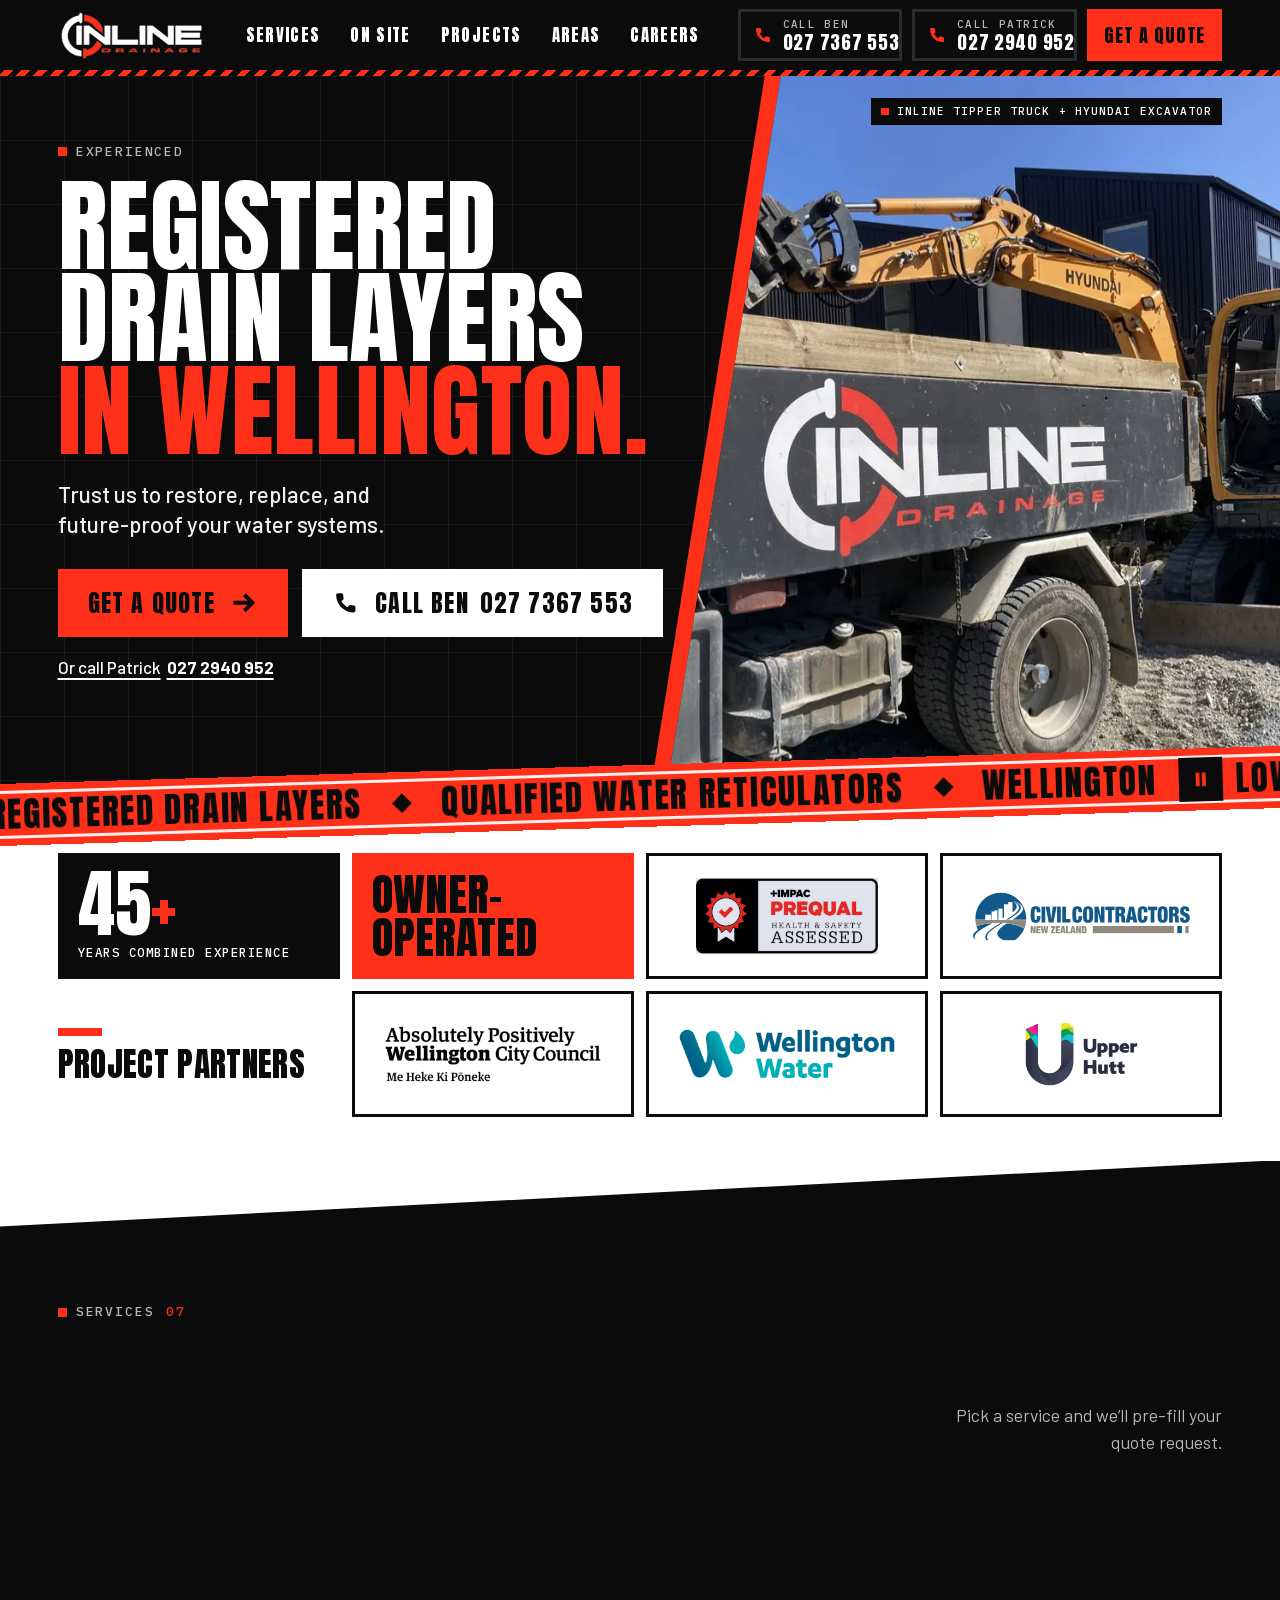
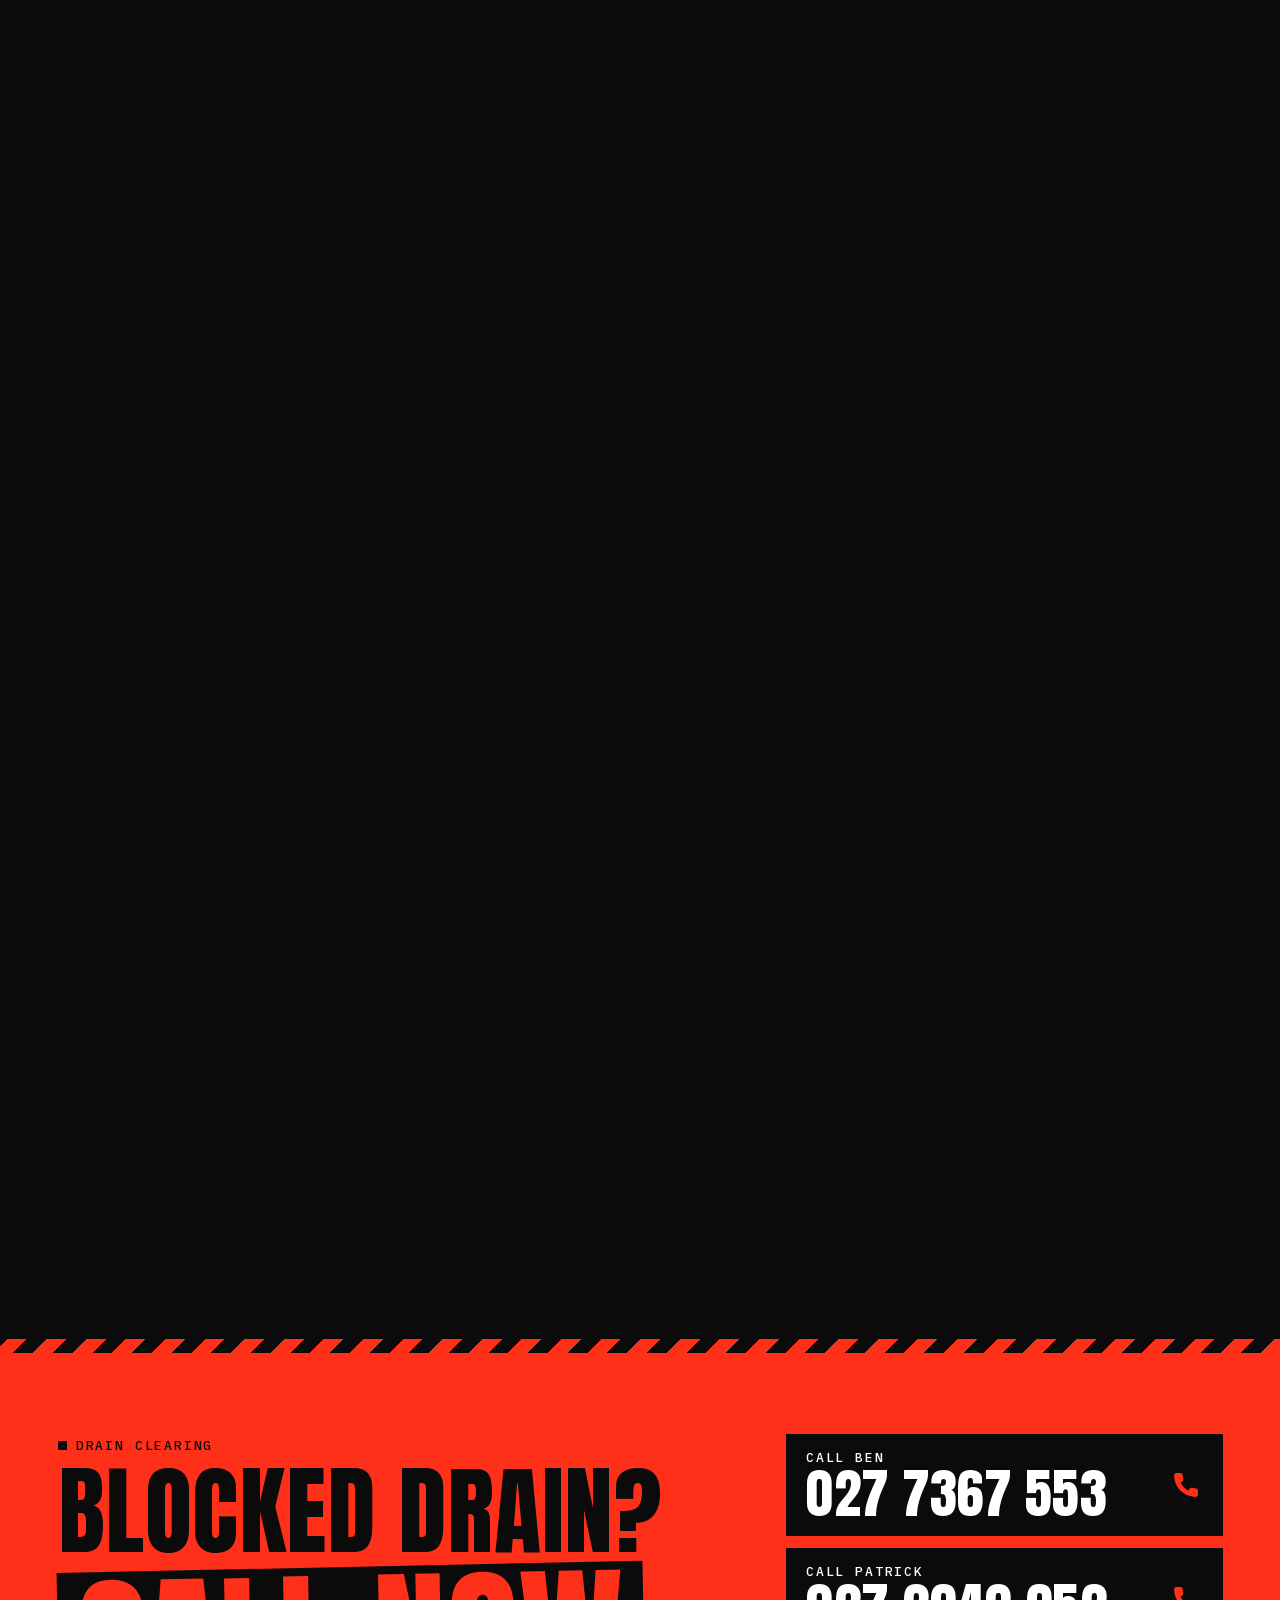
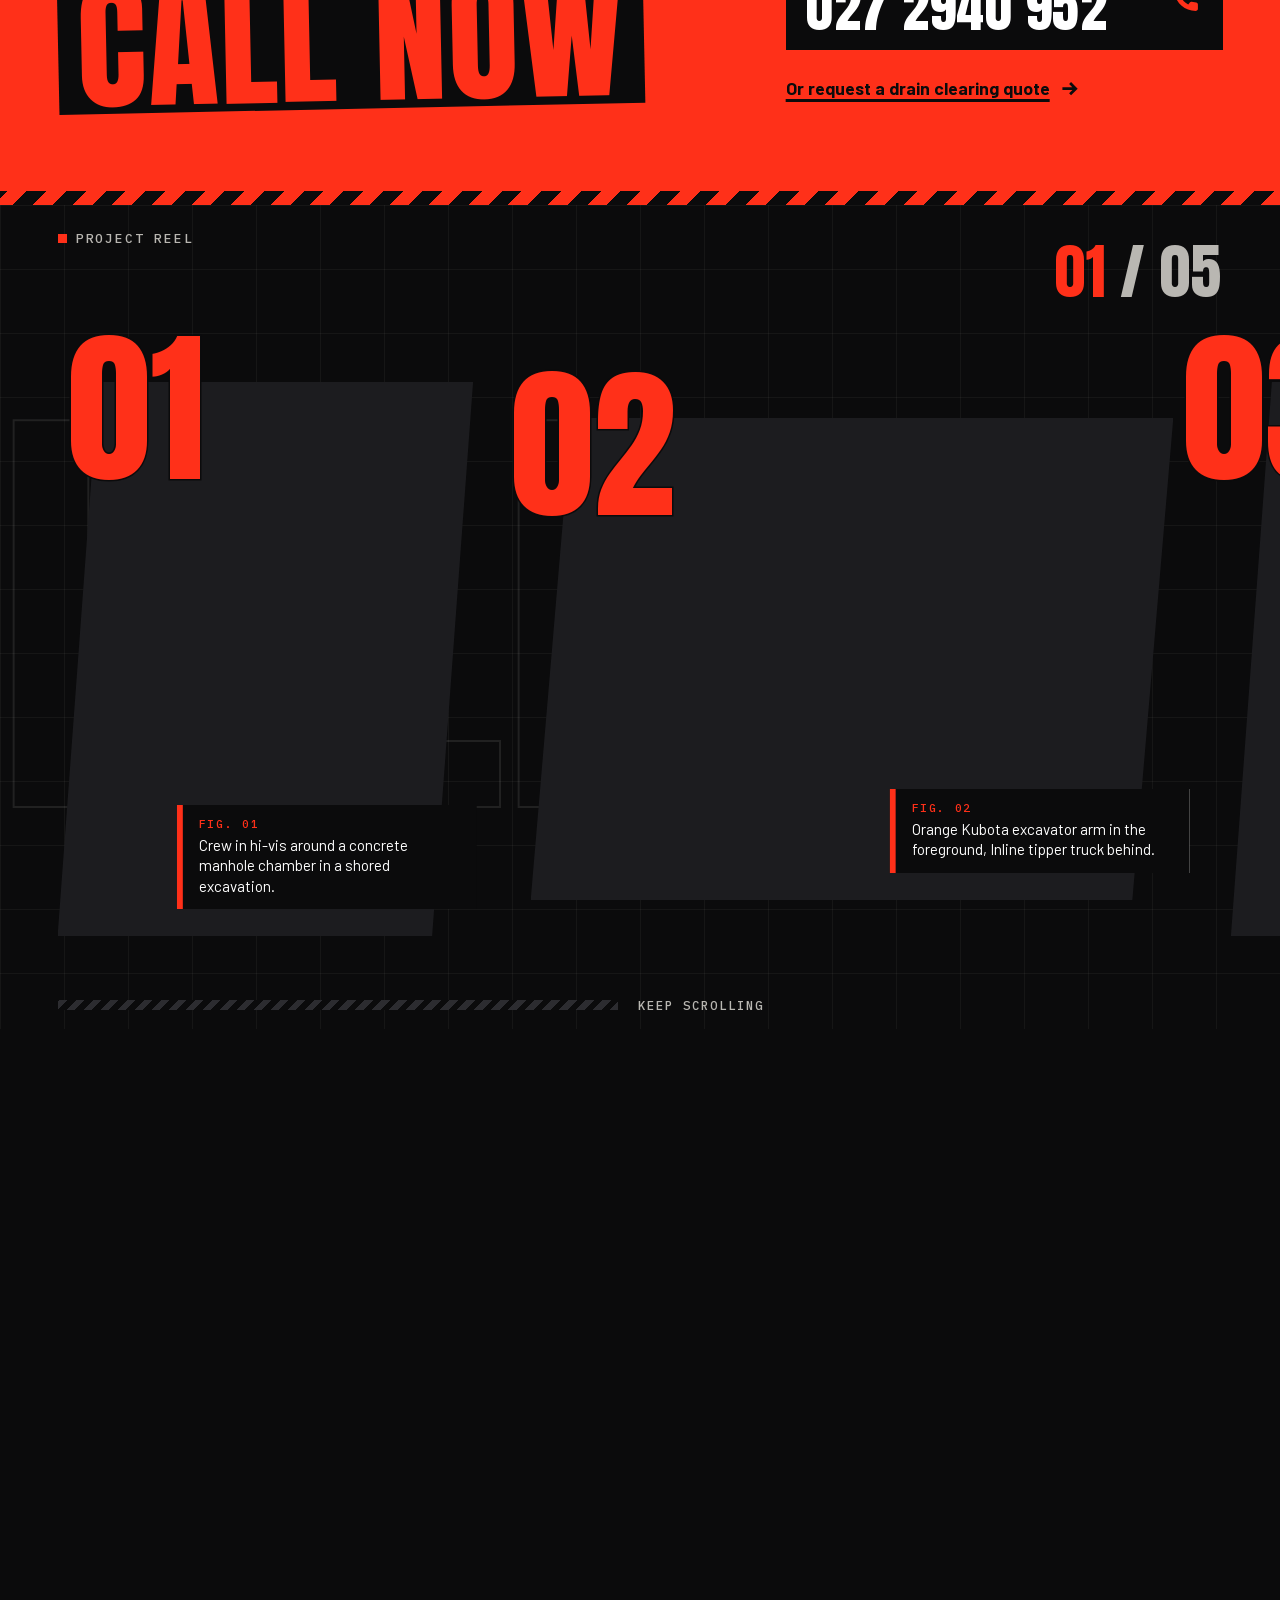
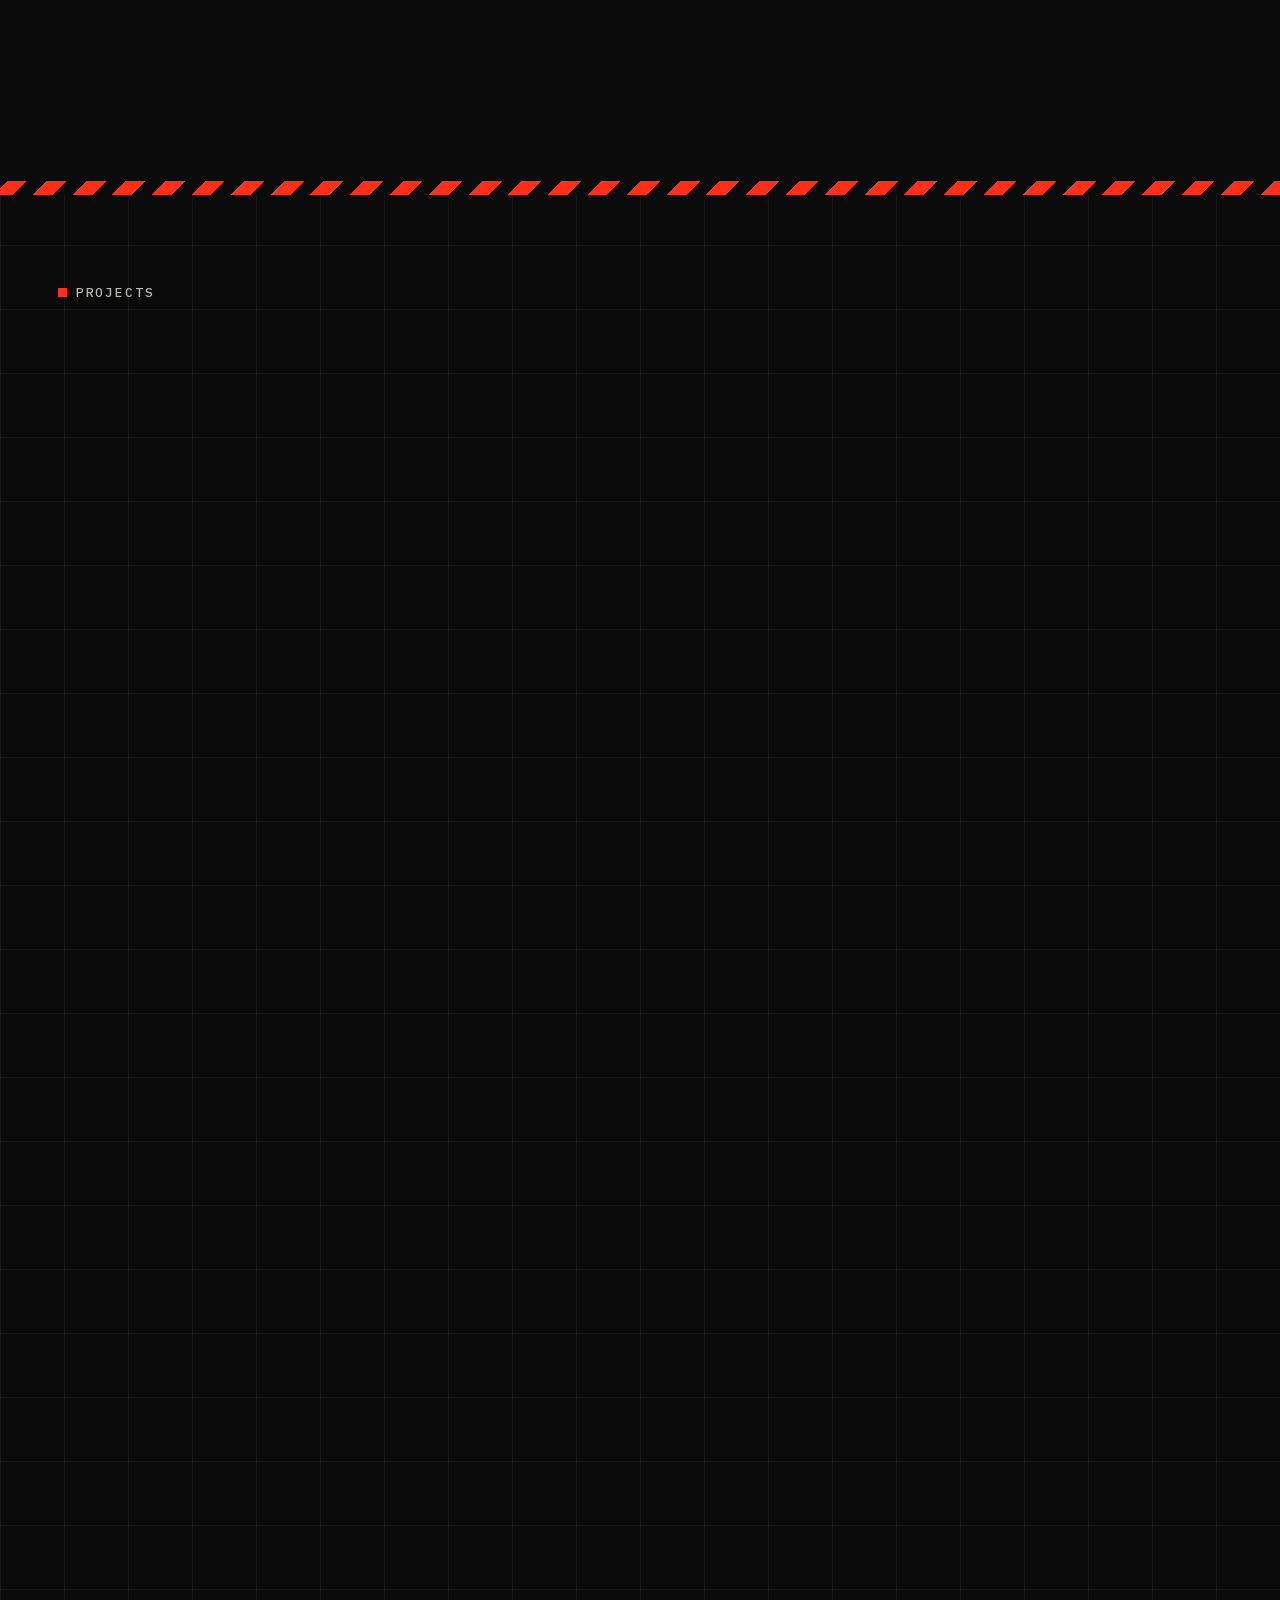
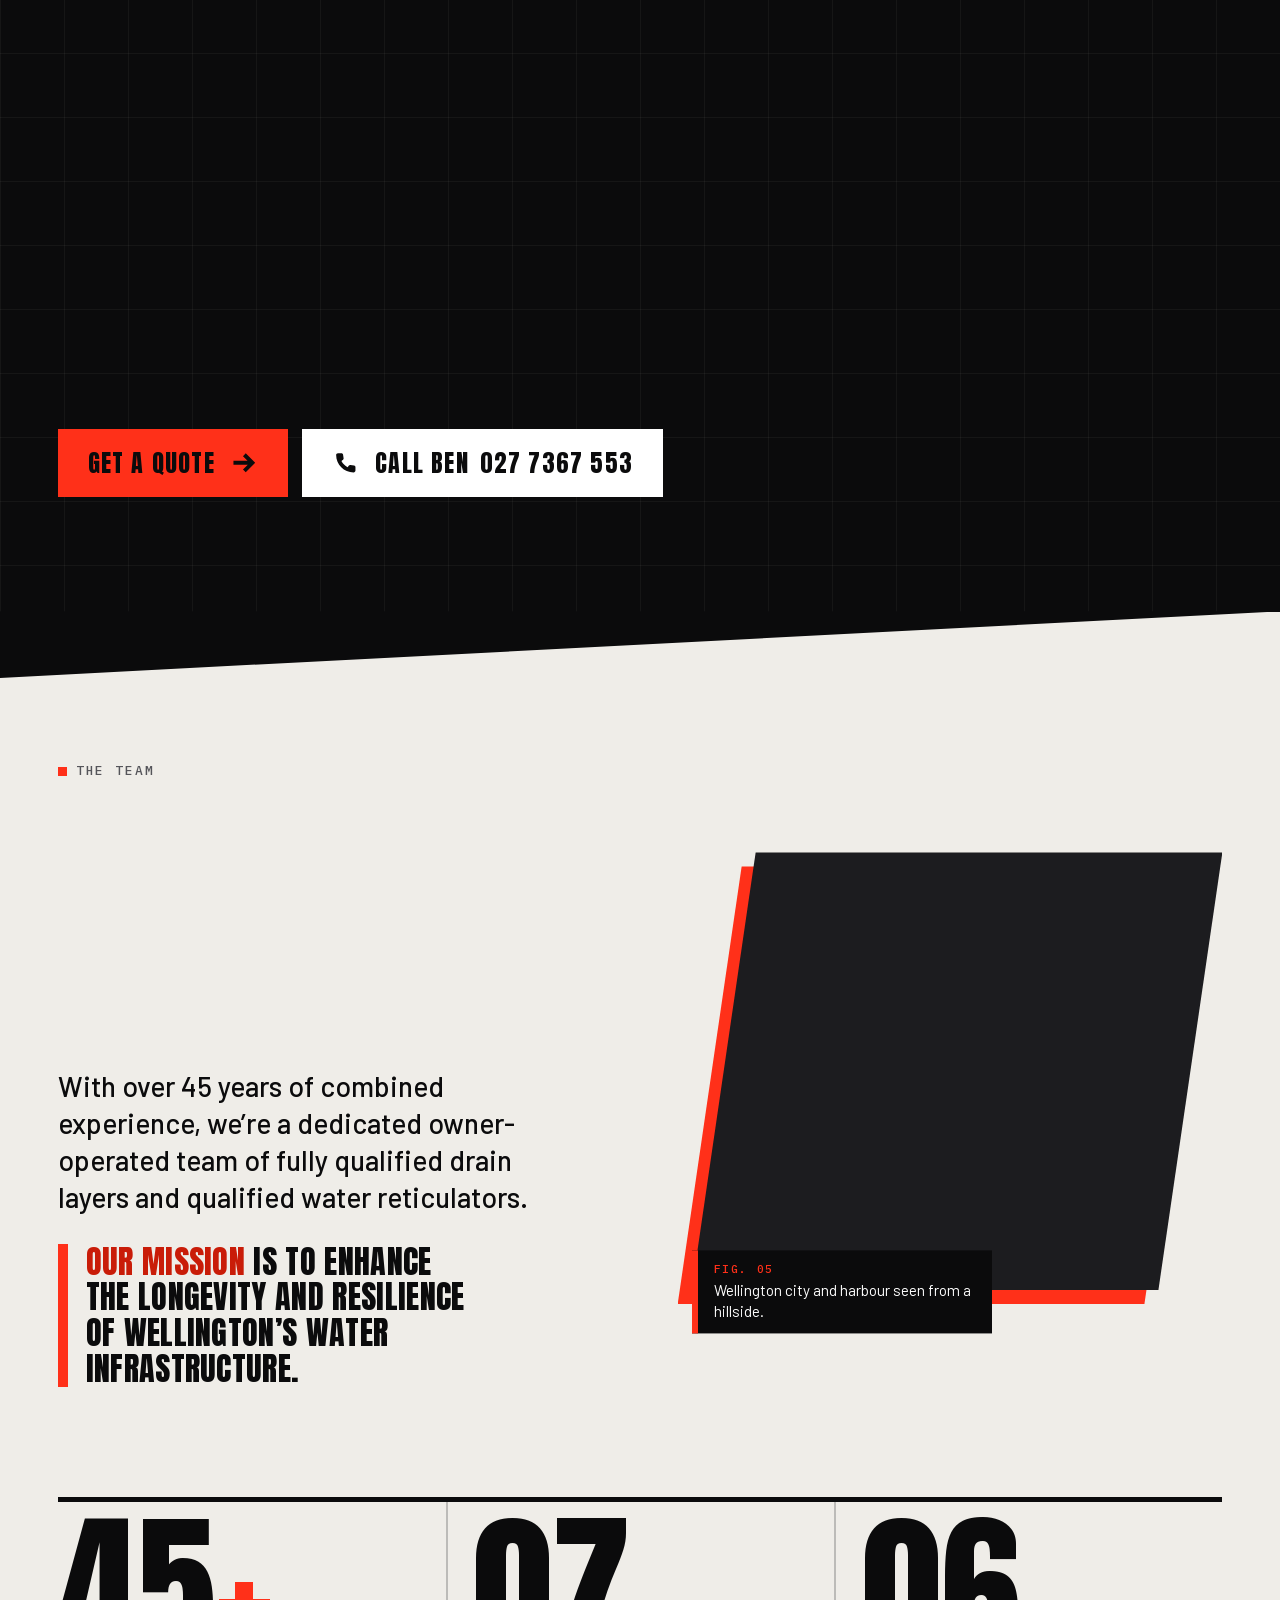
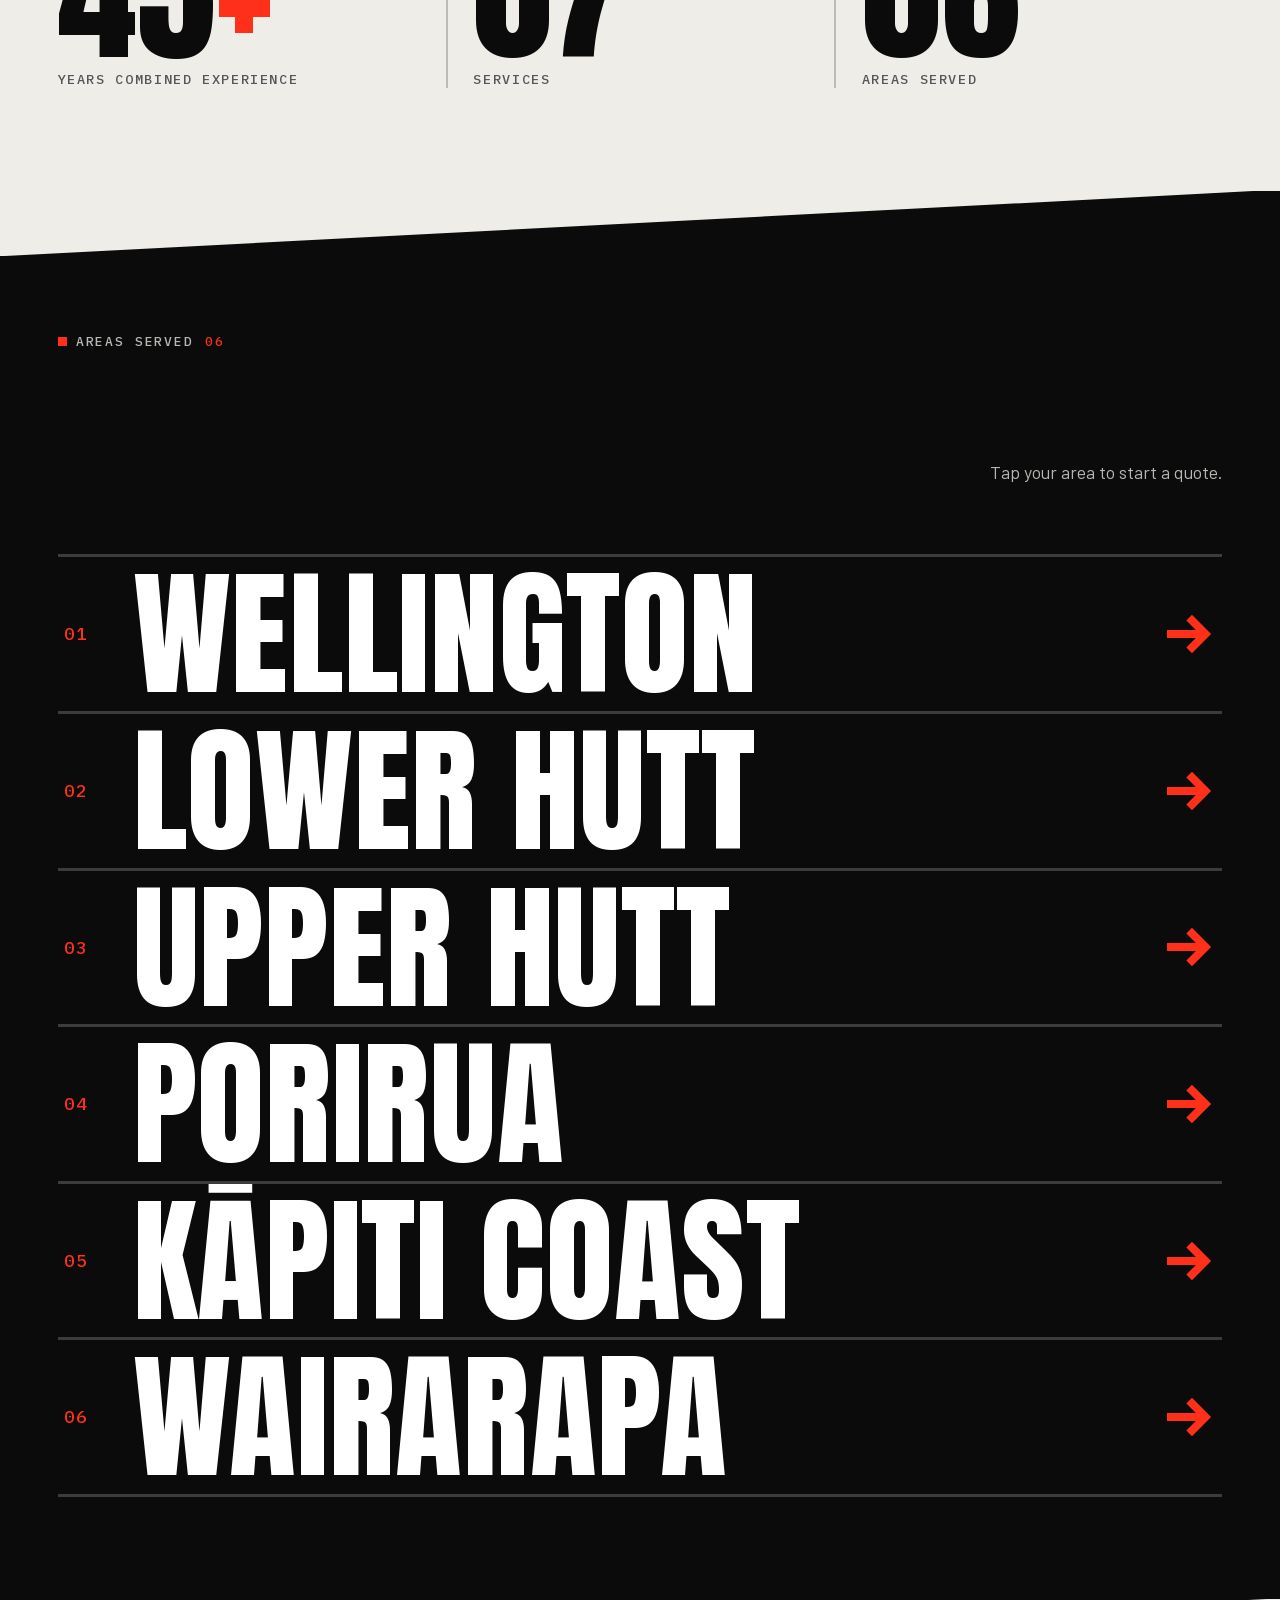
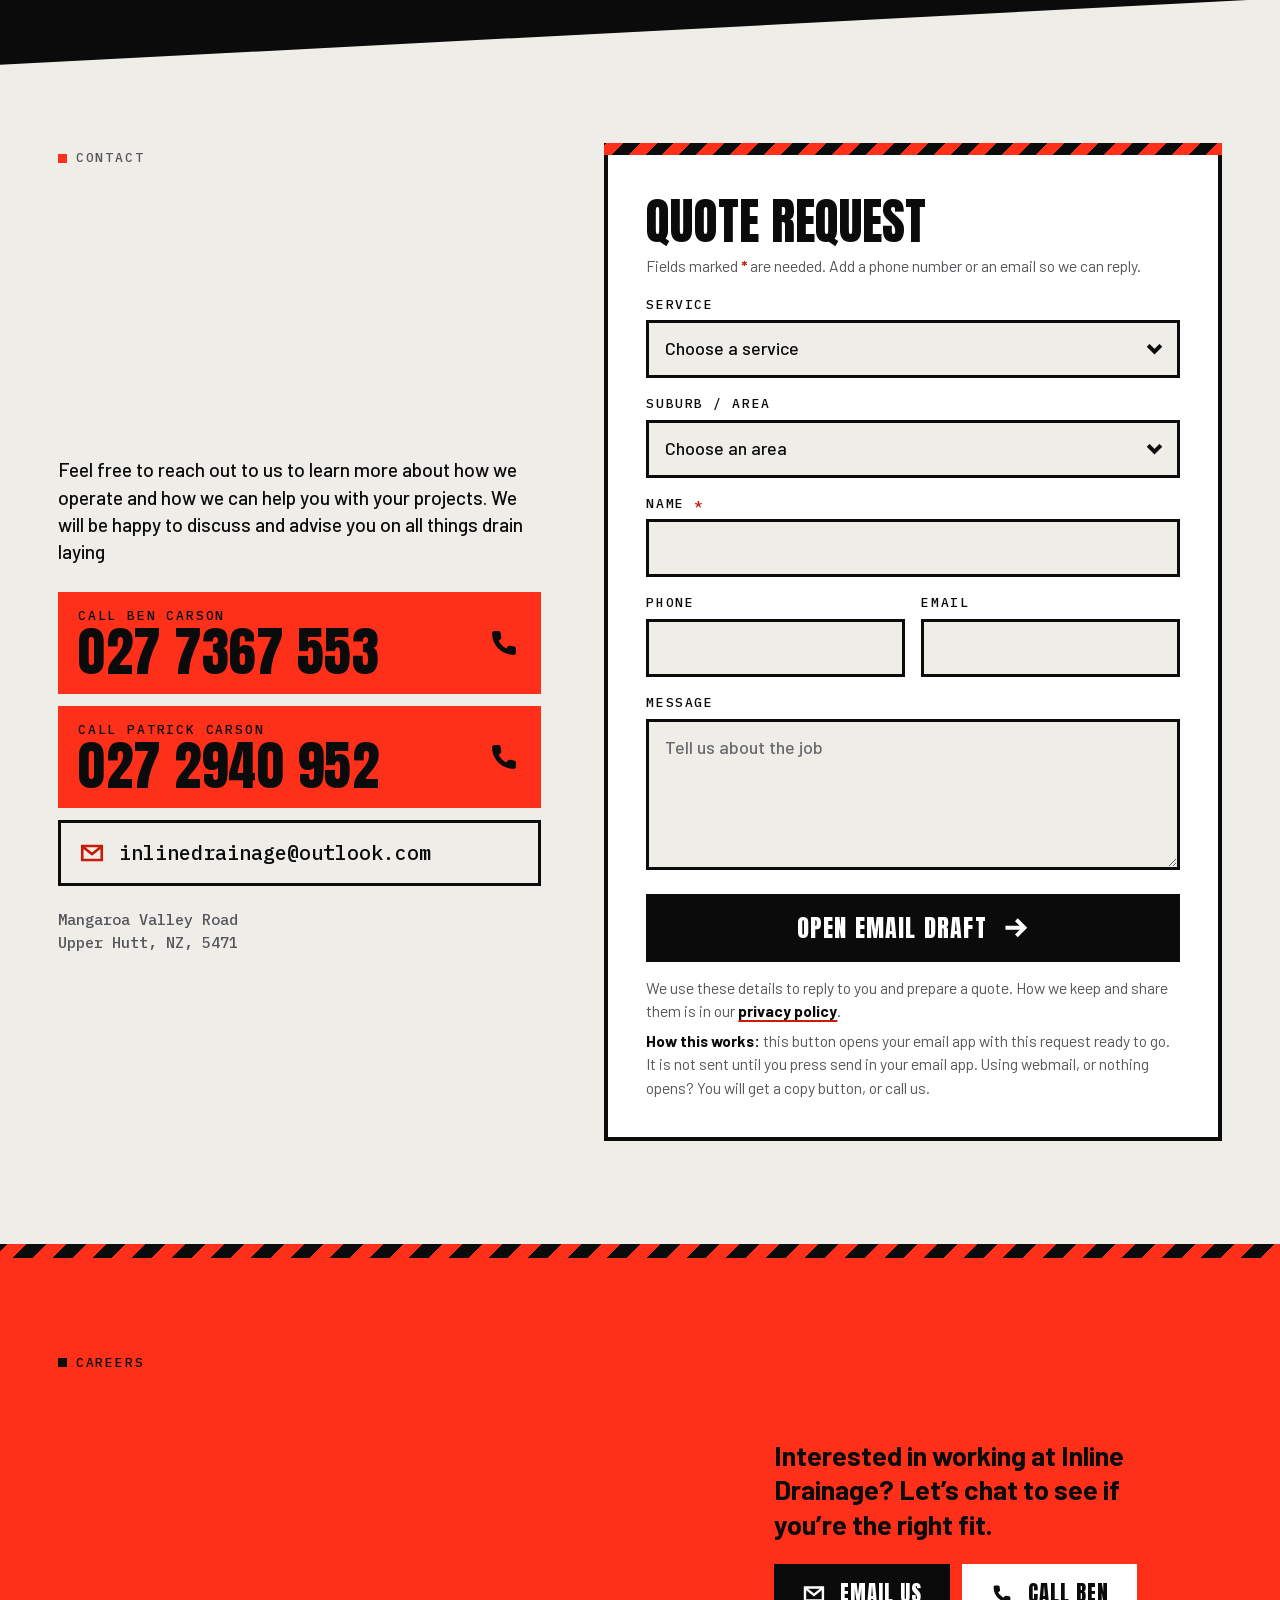
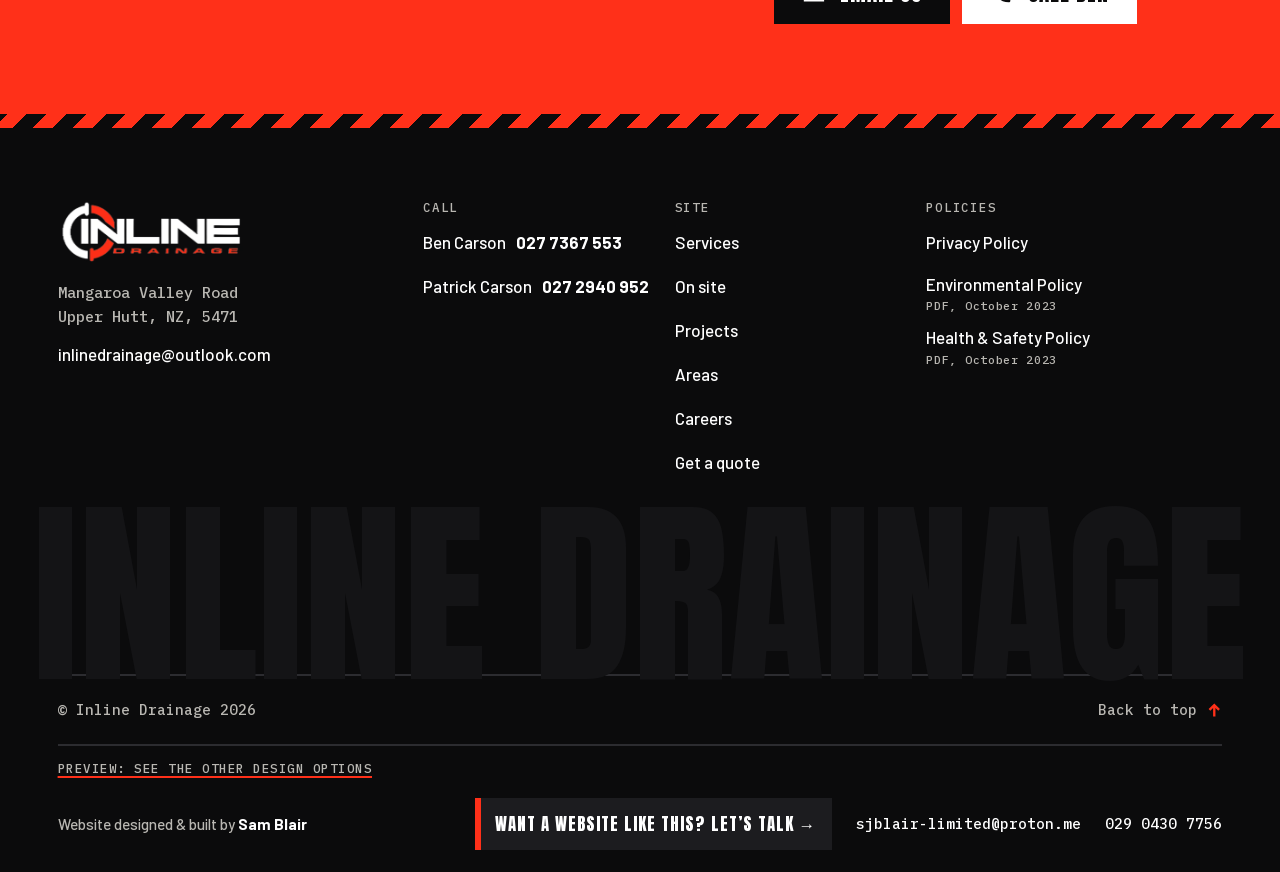
<file: hi-vis/index.html>
<!doctype html>
<html lang="en-NZ">
<head>
  <meta charset="utf-8">
  <meta http-equiv="Content-Security-Policy" content="default-src 'self'; img-src 'self' data:; style-src 'self'; font-src 'self'; script-src 'self'; connect-src 'none'; object-src 'none'; base-uri 'self'; form-action 'self' mailto:">
  <meta name="viewport" content="width=device-width, initial-scale=1, viewport-fit=cover">
  <title>Inline Drainage – Fully Qualified Drainage Company in Wellington</title>
  <meta name="description" content="Experienced Registered drain layers in Wellington, New Zealand. Our mission is to enhance the longevity and resilience of Wellington's water infrastructure.">
  <meta name="robots" content="noindex, nofollow">
  <meta name="theme-color" content="#0b0b0c">
  <link rel="icon" href="assets/img/logo-full.webp" type="image/webp">
  <link rel="icon" href="/favicon.ico" sizes="48x48">
  <link rel="icon" type="image/png" href="/assets/icons/icon-192.png">
  <link rel="apple-touch-icon" href="/assets/icons/apple-touch-icon.png">

  <link rel="stylesheet" href="assets/css/fonts.css">
  <link rel="preload" href="assets/fonts/anton-400-latin.woff2" as="font" type="font/woff2" crossorigin>
  <link rel="preload" href="assets/fonts/barlow-400-latin.woff2" as="font" type="font/woff2" crossorigin>

  <link rel="preload" as="image" href="assets/img/intro-800.webp" imagesrcset="assets/img/intro-480.webp 480w, assets/img/intro-800.webp 800w, assets/img/intro-1200.webp 1200w, assets/img/intro-1500.webp 1500w" imagesizes="(min-width: 900px) min(48vw, 860px), 100vw" fetchpriority="high">

  <link rel="stylesheet" href="assets/css/base.css">
  <link rel="stylesheet" href="assets/css/sections.css">
  <link rel="stylesheet" href="assets/css/reel.css">

  <script src="assets/js/main.js" defer></script>
  <script src="assets/js/marquee.js" defer></script>
  <script src="assets/js/reel.js" defer></script>
  <script src="assets/js/form.js" defer></script>
</head>
<body>

<!-- Icon sprite (inline SVG, no external requests) -->
<svg class="sprite" width="0" height="0" aria-hidden="true" focusable="false">
  <symbol id="i-phone" viewBox="0 0 24 24"><path fill="currentColor" d="M3.6 5.2C3.6 4.3 4.3 3.6 5.2 3.6h3c.7 0 1.3.5 1.4 1.2l.5 3.2c.1.5-.1 1-.5 1.3l-1.4 1.1c1.2 2.3 3.1 4.2 5.4 5.4l1.1-1.4c.3-.4.8-.6 1.3-.5l3.2.5c.7.1 1.2.7 1.2 1.4v3c0 .9-.7 1.6-1.6 1.6C10.4 20.4 3.6 13.6 3.6 5.2z"/></symbol>
  <symbol id="i-arrow" viewBox="0 0 24 24"><path fill="none" stroke="currentColor" stroke-width="3.4" stroke-linejoin="miter" d="M3 12h16M12.5 5l7 7-7 7"/></symbol>
  <symbol id="i-mail" viewBox="0 0 24 24"><path fill="none" stroke="currentColor" stroke-width="2.4" d="M3 5.5h18v13H3zM3.4 6.2 12 13l8.6-6.8"/></symbol>
  <symbol id="i-copy" viewBox="0 0 24 24"><path fill="none" stroke="currentColor" stroke-width="2.4" d="M8.5 8.5h11v11h-11zM15.5 8.5v-4h-11v11h4"/></symbol>
  <symbol id="i-check" viewBox="0 0 24 24"><path fill="none" stroke="currentColor" stroke-width="3.4" d="m4 12.5 5.2 5.2L20 6.5"/></symbol>
  <symbol id="i-pause" viewBox="0 0 24 24"><path fill="currentColor" d="M6 4h4.6v16H6zM13.4 4H18v16h-4.6z"/></symbol>
  <symbol id="i-play" viewBox="0 0 24 24"><path fill="currentColor" d="M7 4l13 8-13 8z"/></symbol>
</svg>

<a class="skip" href="#main">Skip to main content</a>

<!-- ======================================================= HEADER -->
<header class="site-header" id="top">
  <div class="site-header__inner">
    <a class="brand" href="#top">
      <img src="assets/img/logo-wide-light-420.webp" width="420" height="137" alt="Inline Drainage">
    </a>

    <nav class="nav" aria-label="Main">
      <ul role="list">
        <li><a href="#services">Services</a></li>
        <li><a href="#work">On site</a></li>
        <li><a href="#projects">Projects</a></li>
        <li><a href="#areas">Areas</a></li>
        <li><a href="#careers">Careers</a></li>
      </ul>
    </nav>

    <div class="site-header__actions">
      <a class="hcall hcall--ben" href="tel:+64277367553" aria-label="Call Ben 027 7367 553">
        <svg class="ico" aria-hidden="true" focusable="false"><use href="#i-phone"></use></svg>
        <span class="hcall__text"><small>Call<span class="hcall__who"> Ben</span></small><b>027 7367 553</b></span>
      </a>
      <a class="hcall hcall--patrick" href="tel:+64272940952" aria-label="Call Patrick 027 2940 952">
        <svg class="ico" aria-hidden="true" focusable="false"><use href="#i-phone"></use></svg>
        <span class="hcall__text"><small>Call<span class="hcall__who"> Patrick</span></small><b>027 2940 952</b></span>
      </a>
      <a class="btn btn--red btn--sm" href="#contact" data-quote><span>Get a quote</span></a>
    </div>
  </div>
  <div class="hazard hazard--thin" aria-hidden="true"></div>
</header>

<main id="main">

<!-- ======================================================= HERO -->
<section class="hero" aria-labelledby="hero-title">
  <div class="hero__grid" aria-hidden="true"></div>

  <div class="hero__media">
    <span class="hero__slash" aria-hidden="true"></span>
    <div class="hero__photo">
      <img class="hero__img"
           src="assets/img/intro-800.webp"
           srcset="assets/img/intro-480.webp 480w, assets/img/intro-800.webp 800w, assets/img/intro-1200.webp 1200w, assets/img/intro-1500.webp 1500w"
           sizes="(min-width: 900px) min(48vw, 860px), 100vw"
           width="1500" height="2000"
           fetchpriority="high"
           alt="Black Inline Drainage tipper truck with the INLINE DRAINAGE logo on its side and a yellow Hyundai excavator behind it">
      <p class="hero__tag"><span class="hero__tag-dot" aria-hidden="true"></span>Inline tipper truck + Hyundai excavator</p>
    </div>
  </div>

  <div class="hero__content container">
    <p class="eyebrow hero__eyebrow">Experienced</p>
    <h1 class="hero__title" id="hero-title">
      <span class="line">Registered</span>
      <span class="line">drain layers</span>
      <span class="line line--red">in Wellington.</span>
    </h1>
    <p class="hero__lede">Trust us to restore, replace, and <span class="nowrap">future-proof</span> your water systems.</p>

    <div class="hero__cta">
      <a class="btn btn--red btn--xl" href="#contact" data-quote>
        <span>Get a quote</span>
        <svg class="ico" aria-hidden="true" focusable="false"><use href="#i-arrow"></use></svg>
      </a>
      <a class="btn btn--white btn--xl" href="tel:+64277367553">
        <svg class="ico" aria-hidden="true" focusable="false"><use href="#i-phone"></use></svg>
        <span>Call Ben <b>027 7367 553</b></span>
      </a>
    </div>
    <p class="hero__alt"><a class="textlink" href="tel:+64272940952">Or call Patrick <b>027 2940 952</b></a></p>
  </div>

  <!-- Kinetic ribbon marquee (verified service and area words only) -->
  <div class="ribbon" data-marquee>
    <div class="ribbon__tape">
      <div class="ribbon__track">
        <ul class="ribbon__group" role="list">
          <li>Registered drain layers</li>
          <li>Qualified water reticulators</li>
          <li>Wellington</li>
          <li>Lower Hutt</li>
          <li>Upper Hutt</li>
          <li>Porirua</li>
          <li>Kāpiti Coast</li>
          <li>Wairarapa</li>
        </ul>
        <ul class="ribbon__group" role="list" aria-hidden="true">
          <li>Registered drain layers</li>
          <li>Qualified water reticulators</li>
          <li>Wellington</li>
          <li>Lower Hutt</li>
          <li>Upper Hutt</li>
          <li>Porirua</li>
          <li>Kāpiti Coast</li>
          <li>Wairarapa</li>
        </ul>
        <ul class="ribbon__group" role="list" aria-hidden="true">
          <li>Registered drain layers</li>
          <li>Qualified water reticulators</li>
          <li>Wellington</li>
          <li>Lower Hutt</li>
          <li>Upper Hutt</li>
          <li>Porirua</li>
          <li>Kāpiti Coast</li>
          <li>Wairarapa</li>
        </ul>
      </div>
      <!-- shown by marquee.js only while the tape is moving (WCAG 2.2.2: a way to pause moving content) -->
      <button class="ribbon__pause" type="button" hidden>
        <svg class="ico" aria-hidden="true" focusable="false"><use href="#i-pause"></use></svg>
        <span class="vh">Pause the moving ribbon</span>
      </button>
    </div>
  </div>
</section>

<!-- ======================================================= TRUST STRIP -->
<section class="trust" aria-label="Experience, credentials and project partners">
  <div class="trust__inner container">
    <div class="trust__cell trust__cell--years">
      <p class="trust__big"><span>45</span><i>+</i></p>
      <p class="trust__label">Years combined experience</p>
    </div>
    <div class="trust__cell trust__cell--owner">
      <p class="trust__big trust__big--text">Owner-<br>operated</p>
    </div>

    <ul class="trust__logos trust__logos--badges" role="list">
      <li class="logo-cell"><img src="assets/img/impac.webp" width="304" height="127" alt="Impac Prequal Health &amp; Safety Assessed badge" loading="lazy"></li>
      <li class="logo-cell"><img src="assets/img/logo-ccnz.webp" width="440" height="114" alt="Civil Contractors New Zealand" loading="lazy"></li>
    </ul>

    <div class="trust__partners">
      <p class="trust__plabel">Project partners</p>
      <ul class="trust__logos trust__logos--partners" role="list">
        <li class="logo-cell"><img src="assets/img/logo-wcc.webp" width="700" height="190" alt="Wellington City Council" loading="lazy"></li>
        <li class="logo-cell"><img src="assets/img/logo-wellington-water.webp" width="700" height="170" alt="Wellington Water" loading="lazy"></li>
        <li class="logo-cell"><img src="assets/img/logo-upper-hutt.webp" width="440" height="255" alt="Upper Hutt City Council" loading="lazy"></li>
      </ul>
    </div>
  </div>
</section>

<!-- ======================================================= SERVICES -->
<section class="services bg-black cut-top" id="services" aria-labelledby="services-title">
  <div class="container">
    <header class="sec-head">
      <p class="eyebrow">Services <span class="eyebrow__count">07</span></p>
      <h2 class="h-giant" id="services-title">What we <em>do</em></h2>
      <p class="sec-head__side">Pick a service and we&rsquo;ll pre-fill your quote request.</p>
    </header>

    <ul class="svc-grid" role="list">
      <li class="svc svc--wide reveal">
        <span class="svc__num" aria-hidden="true" data-n="01">01</span>
        <h3 class="svc__name">Development Siteworks</h3>
        <p class="svc__text">We have experience with creating services for new or refurbished sites and deliver projects on time and on budget, laying a solid foundation for the remainder of the development.</p>
        <a class="svc__cta" href="#contact" data-service="Development Siteworks">
          <span>Get a quote<span class="vh"> for Development Siteworks</span></span>
          <svg class="ico" aria-hidden="true" focusable="false"><use href="#i-arrow"></use></svg>
        </a>
      </li>

      <li class="svc svc--mid reveal">
        <span class="svc__num" aria-hidden="true" data-n="02">02</span>
        <h3 class="svc__name">Stormwater Drainage</h3>
        <p class="svc__text">We specialise in stormwater management and connections within Wellington and can help consult you on the best ways to design and implement stormwater solutions.</p>
        <a class="svc__cta" href="#contact" data-service="Stormwater Drainage">
          <span>Get a quote<span class="vh"> for Stormwater Drainage</span></span>
          <svg class="ico" aria-hidden="true" focusable="false"><use href="#i-arrow"></use></svg>
        </a>
      </li>

      <li class="svc reveal">
        <span class="svc__num" aria-hidden="true" data-n="03">03</span>
        <h3 class="svc__name">Wastewater &amp; Sewage</h3>
        <p class="svc__text">We are registered drainlayers and have the expertise to install and connect all types of wastewater and sewage projects to ensure smooth and efficient flow and sign off.</p>
        <a class="svc__cta" href="#contact" data-service="Wastewater &amp; Sewage">
          <span>Get a quote<span class="vh"> for Wastewater &amp; Sewage</span></span>
          <svg class="ico" aria-hidden="true" focusable="false"><use href="#i-arrow"></use></svg>
        </a>
      </li>

      <li class="svc reveal">
        <span class="svc__num" aria-hidden="true" data-n="04">04</span>
        <h3 class="svc__name">Residential Drainage</h3>
        <p class="svc__text">Managing the drainage around residential properties. Upgrading and improving the existing infrastructure and future proofing your property.</p>
        <a class="svc__cta" href="#contact" data-service="Residential Drainage">
          <span>Get a quote<span class="vh"> for Residential Drainage</span></span>
          <svg class="ico" aria-hidden="true" focusable="false"><use href="#i-arrow"></use></svg>
        </a>
      </li>

      <li class="svc reveal">
        <span class="svc__num" aria-hidden="true" data-n="05">05</span>
        <h3 class="svc__name">Watermain Connections</h3>
        <p class="svc__text">We work with Wellington Water approved operatives to ensure that all systems are installed correctly and with little disruption to the local area.</p>
        <a class="svc__cta" href="#contact" data-service="Watermain Connections">
          <span>Get a quote<span class="vh"> for Watermain Connections</span></span>
          <svg class="ico" aria-hidden="true" focusable="false"><use href="#i-arrow"></use></svg>
        </a>
      </li>

      <li class="svc svc--red svc--mid reveal">
        <span class="svc__num" aria-hidden="true" data-n="06">06</span>
        <h3 class="svc__name">Drain Clearing</h3>
        <p class="svc__text">We are experienced in unblocking residential drains across the Wellington Region.</p>
        <a class="svc__cta" href="#contact" data-service="Drain Clearing">
          <span>Get a quote<span class="vh"> for Drain Clearing</span></span>
          <svg class="ico" aria-hidden="true" focusable="false"><use href="#i-arrow"></use></svg>
        </a>
      </li>

      <li class="svc svc--wide reveal">
        <span class="svc__num" aria-hidden="true" data-n="07">07</span>
        <h3 class="svc__name">Digger &amp; Truck Hire</h3>
        <p class="svc__text">For more details on this service, please email <a class="svc__mail" href="mailto:inlinedrainage@outlook.com">inlinedrainage@outlook.com</a></p>
        <a class="svc__cta" href="#contact" data-service="Digger &amp; Truck Hire">
          <span>Get a quote<span class="vh"> for Digger &amp; Truck Hire</span></span>
          <svg class="ico" aria-hidden="true" focusable="false"><use href="#i-arrow"></use></svg>
        </a>
      </li>
    </ul>
  </div>
</section>

<!-- ======================================================= BLOCKED DRAIN STRIP -->
<section class="blocked" id="blocked-drain" aria-labelledby="blocked-title">
  <div class="hazard" aria-hidden="true"></div>
  <div class="blocked__inner container">
    <div class="blocked__copy">
      <p class="eyebrow eyebrow--dark">Drain Clearing</p>
      <h2 class="blocked__title" id="blocked-title">
        <span class="blocked__q">Blocked drain?</span>
        <span class="blocked__now">Call now</span>
      </h2>
    </div>
    <div class="blocked__actions">
      <a class="call-block call-block--dark" href="tel:+64277367553">
        <span class="call-block__who">Call Ben</span>
        <span class="call-block__num">027 7367 553</span>
        <svg class="ico" aria-hidden="true" focusable="false"><use href="#i-phone"></use></svg>
      </a>
      <a class="call-block call-block--dark" href="tel:+64272940952">
        <span class="call-block__who">Call Patrick</span>
        <span class="call-block__num">027 2940 952</span>
        <svg class="ico" aria-hidden="true" focusable="false"><use href="#i-phone"></use></svg>
      </a>
      <a class="blocked__link" href="#contact" data-service="Drain Clearing">Or request a drain clearing quote <svg class="ico" aria-hidden="true" focusable="false"><use href="#i-arrow"></use></svg></a>
    </div>
  </div>
  <div class="hazard" aria-hidden="true"></div>
</section>

<!-- ======================================================= PROJECT REEL (signature) -->
<section class="reel bg-black" id="work" aria-labelledby="reel-title" data-reel>
  <div class="reel__runway" data-reel-runway>
    <div class="reel__stage" data-reel-stage>
      <p class="reel__bgword" aria-hidden="true" data-reel-bg>Inline</p>

      <div class="reel__head container">
        <div>
          <p class="eyebrow">Project reel</p>
          <h2 class="h-giant reel__title" id="reel-title">On <em>site</em></h2>
        </div>
        <p class="reel__count" aria-hidden="true"><b data-reel-now>01</b><i>/</i><span data-reel-total>05</span></p>
      </div>

      <div class="reel__viewport" data-reel-viewport tabindex="0" role="region" aria-label="Project photos. Scroll sideways to browse.">
        <ol class="reel__track" role="list" data-reel-track>

          <li class="panel panel--p" data-panel>
            <figure class="panel__fig">
              <div class="panel__frame">
                <img class="panel__img"
                     src="assets/img/gallery-1-480.webp"
                     srcset="assets/img/gallery-1-480.webp 480w, assets/img/gallery-1-750.webp 750w"
                     sizes="(min-width: 900px) 30vw, 90vw"
                     width="750" height="1000" loading="lazy" decoding="async"
                     alt="Three crew in orange hi-vis standing beside a concrete manhole chamber in a shored excavation, with townhouses behind">
              </div>
              <span class="panel__num" aria-hidden="true">01</span>
              <figcaption class="panel__cap"><span class="panel__figno">Fig. 01</span>Crew in hi-vis around a concrete manhole chamber in a shored excavation.</figcaption>
            </figure>
          </li>

          <li class="panel panel--l" data-panel>
            <figure class="panel__fig">
              <div class="panel__frame">
                <img class="panel__img"
                     src="assets/img/gallery-2-800.webp"
                     srcset="assets/img/gallery-2-480.webp 480w, assets/img/gallery-2-800.webp 800w, assets/img/gallery-2-1200.webp 1200w, assets/img/gallery-2-1500.webp 1500w"
                     sizes="(min-width: 900px) 46vw, 100vw"
                     width="1500" height="1125" loading="lazy" decoding="async"
                     alt="Orange Kubota excavator arm in the foreground with a black Inline Drainage tipper truck behind it">
              </div>
              <span class="panel__num" aria-hidden="true">02</span>
              <figcaption class="panel__cap"><span class="panel__figno">Fig. 02</span>Orange Kubota excavator arm in the foreground, Inline tipper truck behind.</figcaption>
            </figure>
          </li>

          <li class="panel panel--p" data-panel>
            <figure class="panel__fig">
              <div class="panel__frame">
                <img class="panel__img"
                     src="assets/img/gallery-3-800.webp"
                     srcset="assets/img/gallery-3-480.webp 480w, assets/img/gallery-3-800.webp 800w, assets/img/gallery-3-1200.webp 1200w"
                     sizes="(min-width: 900px) 30vw, 90vw"
                     width="1500" height="2000" loading="lazy" decoding="async"
                     alt="Workers in hi-vis in a shored trench with a concrete manhole ring in the foreground, an orange excavator behind and an Inline truck on the right">
              </div>
              <span class="panel__num" aria-hidden="true">03</span>
              <figcaption class="panel__cap"><span class="panel__figno">Fig. 03</span>Workers in a shored trench, concrete manhole ring in the foreground, orange excavator behind.</figcaption>
            </figure>
          </li>

          <li class="panel panel--l" data-panel>
            <figure class="panel__fig">
              <div class="panel__frame">
                <img class="panel__img"
                     src="assets/img/careers-2-800.webp"
                     srcset="assets/img/careers-2-480.webp 480w, assets/img/careers-2-800.webp 800w, assets/img/careers-2-1200.webp 1200w, assets/img/careers-2-1500.webp 1500w"
                     sizes="(min-width: 900px) 46vw, 100vw"
                     width="1500" height="1125" loading="lazy" decoding="async"
                     alt="Yellow Hyundai excavator and an Inline Drainage truck on a gravel site, with two workers between them and hills behind">
              </div>
              <span class="panel__num" aria-hidden="true">04</span>
              <figcaption class="panel__cap"><span class="panel__figno">Fig. 04</span>Yellow Hyundai excavator and Inline truck on a gravel site, hills behind.</figcaption>
            </figure>
          </li>

          <li class="panel panel--cta" data-panel>
            <div class="reelcta">
              <span class="panel__num panel__num--dark" aria-hidden="true">05</span>
              <p class="eyebrow eyebrow--dark">Your site next</p>
              <p class="reelcta__title">Got a job<br>for us?</p>
              <div class="reelcta__actions">
                <a class="btn btn--black btn--xl" href="#contact" data-quote>
                  <span>Get a quote</span>
                  <svg class="ico" aria-hidden="true" focusable="false"><use href="#i-arrow"></use></svg>
                </a>
                <a class="reelcta__call" href="tel:+64277367553">
                  <svg class="ico" aria-hidden="true" focusable="false"><use href="#i-phone"></use></svg>
                  <span>Call Ben <b>027 7367 553</b></span>
                </a>
              </div>
            </div>
          </li>

        </ol>
      </div>

      <div class="reel__foot container">
        <div class="reel__progress" aria-hidden="true"><i data-reel-bar></i></div>
        <p class="reel__hint" aria-hidden="true"><span class="reel__hint-pinned">Keep scrolling</span><span class="reel__hint-swipe">Swipe sideways</span></p>
      </div>
    </div>
  </div>
</section>

<!-- ======================================================= PROJECTS (the two on the client's Projects page) -->
<section class="projects" id="projects" aria-labelledby="projects-title">
  <div class="hazard" aria-hidden="true"></div>
  <div class="container projects__inner">
    <header class="sec-head">
      <p class="eyebrow">Projects</p>
      <h2 class="h-giant" id="projects-title">Our <em>projects</em></h2>
    </header>

    <div class="project-list">
      <article class="project project--split reveal">
        <div class="project__body">
          <span class="project__num" aria-hidden="true">01</span>
          <p class="eyebrow">Project 01</p>
          <h3 class="project__title">Development Subdivision, Rimu Street</h3>
        </div>
        <figure class="project__fig">
          <div class="project__media">
            <span class="project__slash" aria-hidden="true"></span>
            <div class="project__frame">
              <img src="assets/img/gallery-1-750.webp"
                   srcset="assets/img/gallery-1-480.webp 480w, assets/img/gallery-1-750.webp 750w"
                   sizes="(min-width: 700px) min(38vw, 520px), 92vw"
                   width="750" height="1000" loading="lazy" decoding="async"
                   alt="Three crew in orange hi-vis around a concrete manhole chamber in a shored excavation, with townhouses behind">
            </div>
          </div>
          <figcaption class="project__cap">Three crew in orange hi-vis around a concrete manhole chamber in a shored excavation.</figcaption>
        </figure>
      </article>

      <article class="project project--wide reveal">
        <div class="project__body">
          <span class="project__num" aria-hidden="true">02</span>
          <p class="eyebrow">Project 02</p>
          <h3 class="project__title">Drainage System Upgrade &ndash; New Interislander Project</h3>
        </div>
        <figure class="project__fig">
          <div class="project__media">
            <span class="project__slash" aria-hidden="true"></span>
            <div class="project__frame">
              <img src="assets/img/interislander-1200.webp"
                   srcset="assets/img/interislander-480.webp 480w, assets/img/interislander-800.webp 800w, assets/img/interislander-1200.webp 1200w, assets/img/interislander-1600.webp 1600w, assets/img/interislander-2000.webp 2000w, assets/img/interislander-2500.webp 2500w"
                   sizes="min(100vw - 2 * clamp(16px, 4.5vw, 64px), 1440px)"
                   width="2500" height="910" loading="lazy" decoding="async"
                   alt="Yellow excavator with an operator in orange hi-vis beside a white tipper truck, floodlit at night beneath a large concrete structure">
            </div>
          </div>
          <figcaption class="project__cap">Yellow excavator and a white tipper truck, floodlit at night under a large concrete structure.</figcaption>
        </figure>
      </article>
    </div>

    <div class="projects__cta">
      <a class="btn btn--red btn--xl" href="#contact" data-quote>
        <span>Get a quote</span>
        <svg class="ico" aria-hidden="true" focusable="false"><use href="#i-arrow"></use></svg>
      </a>
      <a class="btn btn--white btn--xl" href="tel:+64277367553">
        <svg class="ico" aria-hidden="true" focusable="false"><use href="#i-phone"></use></svg>
        <span>Call Ben <b>027 7367 553</b></span>
      </a>
    </div>
  </div>
</section>

<!-- ======================================================= ABOUT / MISSION -->
<section class="about bg-paper cut-top" id="about" aria-labelledby="about-title">
  <div class="container about__grid">
    <div class="about__copy">
      <p class="eyebrow">The team</p>
      <h2 class="h-giant" id="about-title">Owner-<br>operated.</h2>
      <p class="about__lead">With over 45 years of combined experience, we&rsquo;re a dedicated owner-operated team of fully qualified drain layers and qualified water reticulators.</p>
      <p class="about__mission"><em>Our mission</em> is to enhance the longevity and resilience of Wellington&rsquo;s water infrastructure.</p>
    </div>

    <figure class="about__fig">
      <span class="about__slash" aria-hidden="true"></span>
      <div class="about__frame">
        <img src="assets/img/hero-bg-800.webp"
             srcset="assets/img/hero-bg-480.webp 480w, assets/img/hero-bg-800.webp 800w, assets/img/hero-bg-1200.webp 1200w, assets/img/hero-bg-1500.webp 1500w"
             sizes="(min-width: 960px) 46vw, 92vw"
             width="1500" height="1000" loading="lazy" decoding="async"
             alt="Wellington city and harbour seen from a bush-covered hillside under an overcast sky">
      </div>
      <figcaption class="about__cap"><span class="panel__figno">Fig. 05</span>Wellington city and harbour seen from a hillside.</figcaption>
    </figure>
  </div>

  <div class="container">
    <ul class="stats" role="list">
      <li class="stats__item"><b class="stats__n">45<i>+</i></b><span class="stats__l">Years combined experience</span></li>
      <li class="stats__item"><b class="stats__n">07</b><span class="stats__l">Services</span></li>
      <li class="stats__item"><b class="stats__n">06</b><span class="stats__l">Areas served</span></li>
    </ul>
  </div>
</section>

<!-- ======================================================= AREAS -->
<section class="areas bg-black cut-top" id="areas" aria-labelledby="areas-title">
  <div class="container">
    <header class="sec-head">
      <p class="eyebrow">Areas served <span class="eyebrow__count">06</span></p>
      <h2 class="h-giant" id="areas-title">Where we <em>work</em></h2>
      <p class="sec-head__side">Tap your area to start a quote.</p>
    </header>

    <ul class="area-list" role="list">
      <li><a class="area" href="#contact" data-area="Wellington"><span class="area__n" aria-hidden="true">01</span><span class="area__name">Wellington</span><svg class="ico" aria-hidden="true" focusable="false"><use href="#i-arrow"></use></svg><span class="vh"> - get a quote in this area</span></a></li>
      <li><a class="area" href="#contact" data-area="Lower Hutt"><span class="area__n" aria-hidden="true">02</span><span class="area__name">Lower Hutt</span><svg class="ico" aria-hidden="true" focusable="false"><use href="#i-arrow"></use></svg><span class="vh"> - get a quote in this area</span></a></li>
      <li><a class="area" href="#contact" data-area="Upper Hutt"><span class="area__n" aria-hidden="true">03</span><span class="area__name">Upper Hutt</span><svg class="ico" aria-hidden="true" focusable="false"><use href="#i-arrow"></use></svg><span class="vh"> - get a quote in this area</span></a></li>
      <li><a class="area" href="#contact" data-area="Porirua"><span class="area__n" aria-hidden="true">04</span><span class="area__name">Porirua</span><svg class="ico" aria-hidden="true" focusable="false"><use href="#i-arrow"></use></svg><span class="vh"> - get a quote in this area</span></a></li>
      <li><a class="area" href="#contact" data-area="Kāpiti Coast"><span class="area__n" aria-hidden="true">05</span><span class="area__name">Kāpiti Coast</span><svg class="ico" aria-hidden="true" focusable="false"><use href="#i-arrow"></use></svg><span class="vh"> - get a quote in this area</span></a></li>
      <li><a class="area" href="#contact" data-area="Wairarapa"><span class="area__n" aria-hidden="true">06</span><span class="area__name">Wairarapa</span><svg class="ico" aria-hidden="true" focusable="false"><use href="#i-arrow"></use></svg><span class="vh"> - get a quote in this area</span></a></li>
    </ul>
  </div>
</section>

<!-- ======================================================= CONTACT -->
<section class="contact bg-paper cut-top" id="contact" aria-labelledby="contact-title">
  <div class="container contact__grid">

    <div class="contact__side">
      <p class="eyebrow">Contact</p>
      <h2 class="h-giant" id="contact-title" tabindex="-1">Get a <em>quote</em></h2>
      <p class="contact__intro">Feel free to reach out to us to learn more about how we operate and how we can help you with your projects. We will be happy to discuss and advise you on all things drain laying</p>

      <div class="contact__calls">
        <a class="call-block" href="tel:+64277367553">
          <span class="call-block__who">Call Ben Carson</span>
          <span class="call-block__num">027 7367 553</span>
          <svg class="ico" aria-hidden="true" focusable="false"><use href="#i-phone"></use></svg>
        </a>
        <a class="call-block" href="tel:+64272940952">
          <span class="call-block__who">Call Patrick Carson</span>
          <span class="call-block__num">027 2940 952</span>
          <svg class="ico" aria-hidden="true" focusable="false"><use href="#i-phone"></use></svg>
        </a>
      </div>

      <a class="mail-link" href="mailto:inlinedrainage@outlook.com">
        <svg class="ico" aria-hidden="true" focusable="false"><use href="#i-mail"></use></svg>
        <span>inlinedrainage@<wbr>outlook.com</span>
      </a>

      <address class="contact__addr">Mangaroa Valley Road<br>Upper Hutt, NZ, 5471</address>
    </div>

    <div class="contact__main" id="quote">
      <!-- Quote request form: no backend, so form.js builds a mailto: link on submit. There is deliberately
           no action attribute (a mailto: action logs a Mixed Content warning on https), and the form is
           hidden when JavaScript is off (html:not(.js) in sections.css) in favour of the <noscript> card below. -->
      <form class="form-card" id="quote-form" method="post" autocomplete="on">
        <div class="form-card__head">
          <h3 class="form-card__title">Quote request</h3>
          <p class="form-card__note">Fields marked <span class="req">*</span> are needed. Add a phone number or an email so we can reply.</p>
        </div>

        <div class="form-error" id="form-errors" role="alert" hidden>
          <p class="form-error__title">Please fix the following</p>
          <ul id="form-error-list"></ul>
        </div>

        <div class="field">
          <label for="f-service">Service</label>
          <div class="select-wrap">
            <select id="f-service" name="service">
              <option value="">Choose a service</option>
              <option>Development Siteworks</option>
              <option>Stormwater Drainage</option>
              <option>Wastewater &amp; Sewage</option>
              <option>Residential Drainage</option>
              <option>Watermain Connections</option>
              <option>Drain Clearing</option>
              <option>Digger &amp; Truck Hire</option>
            </select>
          </div>
          <p class="vh" id="form-live" role="status" aria-live="polite"></p>
        </div>

        <div class="field">
          <label for="f-area">Suburb / area</label>
          <div class="select-wrap">
            <select id="f-area" name="area">
              <option value="">Choose an area</option>
              <option>Wellington</option>
              <option>Lower Hutt</option>
              <option>Upper Hutt</option>
              <option>Porirua</option>
              <option>Kāpiti Coast</option>
              <option>Wairarapa</option>
            </select>
          </div>
        </div>

        <div class="field">
          <label for="f-name">Name <span class="req" aria-hidden="true">*</span></label>
          <input id="f-name" name="name" type="text" autocomplete="name" required maxlength="120" aria-describedby="f-name-err">
          <p class="field__err" id="f-name-err" hidden></p>
        </div>

        <div class="field-row">
          <div class="field">
            <label for="f-phone">Phone</label>
            <input id="f-phone" name="phone" type="tel" inputmode="tel" autocomplete="tel" maxlength="40" aria-describedby="f-contact-err">
          </div>
          <div class="field">
            <label for="f-email">Email</label>
            <input id="f-email" name="email" type="email" inputmode="email" autocomplete="email" maxlength="160" aria-describedby="f-contact-err">
          </div>
        </div>
        <p class="field__err" id="f-contact-err" hidden></p>

        <div class="field">
          <label for="f-message">Message</label>
          <textarea id="f-message" name="message" rows="5" maxlength="1200" placeholder="Tell us about the job"></textarea>
        </div>

        <button class="btn btn--black btn--xl btn--block" type="submit">
          <span>Open email draft</span>
          <svg class="ico" aria-hidden="true" focusable="false"><use href="#i-arrow"></use></svg>
        </button>

        <p class="form-card__privacy">We use these details to reply to you and prepare a quote. How we keep and share them is in our <a href="/privacy/">privacy policy</a>.</p>

        <p class="form-card__help"><b>How this works:</b> this button opens your email app with this request ready to go. It is not sent until you press send in your email app. Using webmail, or nothing opens? You will get a copy button, or call us.</p>
      </form>

      <!-- Without JavaScript the form above is hidden, so this takes its place -->
      <noscript>
        <div class="form-card form-card--nojs">
          <h3 class="form-card__title">Quote request</h3>
          <p class="form-card__note">This quote form needs JavaScript, which is switched off in this browser. Email us or tap a number to call.</p>
          <ul class="nojs-list" role="list">
            <li><a href="mailto:inlinedrainage@outlook.com"><svg class="ico" aria-hidden="true" focusable="false"><use href="#i-mail"></use></svg><span>inlinedrainage@outlook.com</span></a></li>
            <li><a href="tel:+64277367553"><svg class="ico" aria-hidden="true" focusable="false"><use href="#i-phone"></use></svg><span>Call Ben Carson <b>027 7367 553</b></span></a></li>
            <li><a href="tel:+64272940952"><svg class="ico" aria-hidden="true" focusable="false"><use href="#i-phone"></use></svg><span>Call Patrick Carson <b>027 2940 952</b></span></a></li>
          </ul>
        </div>
      </noscript>

      <!-- Confirmation panel (shown after a valid submit) -->
      <div class="confirm" id="quote-confirm" tabindex="-1" role="region" aria-labelledby="confirm-title" hidden>
        <div class="confirm__head">
          <span class="confirm__tick" aria-hidden="true"><svg class="ico"><use href="#i-check"></use></svg></span>
          <div>
            <p class="eyebrow">Almost done</p>
            <h3 class="confirm__title" id="confirm-title">Check your email app</h3>
          </div>
        </div>
        <p class="confirm__text">We have tried to open your email app with the message below, addressed to <b>inlinedrainage@outlook.com</b>. <b>Nothing has been sent yet.</b> Press send in your email app to finish.</p>
        <p class="confirm__text">Nothing opened, or you use webmail? Copy the message and paste it into a new email, or just call.</p>
        <p class="confirm__cut" id="confirm-cut" hidden><b>Your message is long, so the email draft is shortened.</b> Press Copy message to copy all of it, then paste it into the email.</p>

        <div class="confirm__msgbox">
          <p class="confirm__subject"><span>Subject</span> <b id="confirm-subject"></b></p>
          <pre class="confirm__msg" id="confirm-body" tabindex="0" role="group" aria-label="Composed message"></pre>
        </div>

        <div class="confirm__actions">
          <button class="btn btn--black btn--lg" type="button" id="confirm-copy">
            <svg class="ico" aria-hidden="true" focusable="false"><use href="#i-copy"></use></svg>
            <span id="confirm-copy-label">Copy message</span>
          </button>
          <a class="btn btn--white btn--lg btn--outline" id="confirm-mailto" href="mailto:inlinedrainage@outlook.com">
            <svg class="ico" aria-hidden="true" focusable="false"><use href="#i-mail"></use></svg>
            <span>Open email app again</span>
          </a>
        </div>
        <p class="vh" id="copy-status" role="status" aria-live="polite"></p>

        <div class="confirm__calls">
          <a class="call-block" href="tel:+64277367553">
            <span class="call-block__who">Call Ben</span>
            <span class="call-block__num">027 7367 553</span>
            <svg class="ico" aria-hidden="true" focusable="false"><use href="#i-phone"></use></svg>
          </a>
          <a class="call-block" href="tel:+64272940952">
            <span class="call-block__who">Call Patrick</span>
            <span class="call-block__num">027 2940 952</span>
            <svg class="ico" aria-hidden="true" focusable="false"><use href="#i-phone"></use></svg>
          </a>
        </div>

        <button class="textbtn" type="button" id="confirm-edit">Edit my request</button>
      </div>
    </div>

  </div>
</section>

<!-- ======================================================= CAREERS -->
<section class="careers" id="careers" aria-labelledby="careers-title">
  <div class="hazard" aria-hidden="true"></div>
  <div class="container careers__inner">
    <div>
      <p class="eyebrow eyebrow--dark">Careers</p>
      <h2 class="h-giant careers__title" id="careers-title">Work with us</h2>
    </div>
    <div class="careers__side">
      <p class="careers__text">Interested in working at Inline Drainage? Let&rsquo;s chat to see if you&rsquo;re the right fit.</p>
      <div class="careers__actions">
        <a class="btn btn--black btn--lg" href="mailto:inlinedrainage@outlook.com?subject=Working%20at%20Inline%20Drainage">
          <svg class="ico" aria-hidden="true" focusable="false"><use href="#i-mail"></use></svg>
          <span>Email us</span>
        </a>
        <a class="btn btn--white btn--lg" href="tel:+64277367553" aria-label="Call Ben Carson on 027 7367 553">
          <svg class="ico" aria-hidden="true" focusable="false"><use href="#i-phone"></use></svg>
          <span>Call Ben</span>
        </a>
      </div>
    </div>
  </div>
</section>

</main>

<!-- ======================================================= FOOTER -->
<footer class="site-footer">
  <div class="hazard" aria-hidden="true"></div>
  <div class="container site-footer__grid">
    <div class="site-footer__brand">
      <img src="assets/img/logo-wide-light-420.webp" width="420" height="137" alt="Inline Drainage" loading="lazy">
      <address>Mangaroa Valley Road<br>Upper Hutt, NZ, 5471</address>
      <a class="footer-link footer-link--mail" href="mailto:inlinedrainage@outlook.com">inlinedrainage@outlook.com</a>
    </div>

    <nav class="site-footer__col" aria-label="Footer">
      <p class="site-footer__h">Call</p>
      <ul role="list">
        <li><a class="footer-link" href="tel:+64277367553">Ben Carson <b>027 7367 553</b></a></li>
        <li><a class="footer-link" href="tel:+64272940952">Patrick Carson <b>027 2940 952</b></a></li>
      </ul>
    </nav>

    <nav class="site-footer__col" aria-label="Site sections">
      <p class="site-footer__h">Site</p>
      <ul role="list">
        <li><a class="footer-link" href="#services">Services</a></li>
        <li><a class="footer-link" href="#work">On site</a></li>
        <li><a class="footer-link" href="#projects">Projects</a></li>
        <li><a class="footer-link" href="#areas">Areas</a></li>
        <li><a class="footer-link" href="#careers">Careers</a></li>
        <li><a class="footer-link" href="#contact" data-quote>Get a quote</a></li>
      </ul>
    </nav>

    <nav class="site-footer__col" aria-label="Policies">
      <p class="site-footer__h">Policies</p>
      <ul role="list">
        <li><a class="footer-link" href="/privacy/">Privacy Policy</a></li>
        <li><a class="footer-link" href="/policies/Environmental-Policy_October_2023.pdf" target="_blank" rel="noopener noreferrer">Environmental Policy <small>PDF, October 2023</small><span class="vh"> (opens in a new tab)</span></a></li>
        <li><a class="footer-link" href="/policies/Health-Safety-Policy_October_2023.pdf" target="_blank" rel="noopener noreferrer">Health &amp; Safety Policy <small>PDF, October 2023</small><span class="vh"> (opens in a new tab)</span></a></li>
      </ul>
    </nav>
  </div>

  <p class="site-footer__word" aria-hidden="true">Inline Drainage</p>

  <div class="container site-footer__base">
    <p>&copy; Inline Drainage 2026</p>
    <a class="footer-link footer-link--top" href="#top">Back to top <svg class="ico" aria-hidden="true" focusable="false"><use href="#i-arrow"></use></svg></a>
  </div>

  <div class="container site-footer__legal">
    <!-- Preview only: delete this line once a design is chosen -->
    <p class="preview-note"><a href="/">Preview: see the other design options</a></p>

    <div class="site-credit">
      <span>Website designed &amp; built by <strong>Sam Blair</strong></span>
      <span class="credit-contact">
        <a class="credit-cta" href="mailto:sjblair-limited@proton.me?subject=Website%20enquiry">Want a website like this? Let&rsquo;s talk &rarr;</a>
        <a href="mailto:sjblair-limited@proton.me?subject=Website%20enquiry">sjblair-limited@<wbr>proton.me</a>
        <a href="tel:+642904307756">029 0430 7756</a>
      </span>
    </div>
  </div>
</footer>

<!-- ======================================================= MOBILE ACTION BAR -->
<nav class="callbar" aria-label="Quick contact" data-callbar>
  <a class="callbar__btn" href="tel:+64277367553" aria-label="Call Ben 027 7367 553">
    <svg class="ico" aria-hidden="true" focusable="false"><use href="#i-phone"></use></svg>
    <span>Ben</span>
  </a>
  <a class="callbar__btn" href="tel:+64272940952" aria-label="Call Patrick 027 2940 952">
    <svg class="ico" aria-hidden="true" focusable="false"><use href="#i-phone"></use></svg>
    <span>Patrick</span>
  </a>
  <a class="callbar__btn callbar__btn--quote" href="#contact" data-quote>
    <span>Quote</span>
    <svg class="ico" aria-hidden="true" focusable="false"><use href="#i-arrow"></use></svg>
  </a>
</nav>

</body>
</html>
</file>
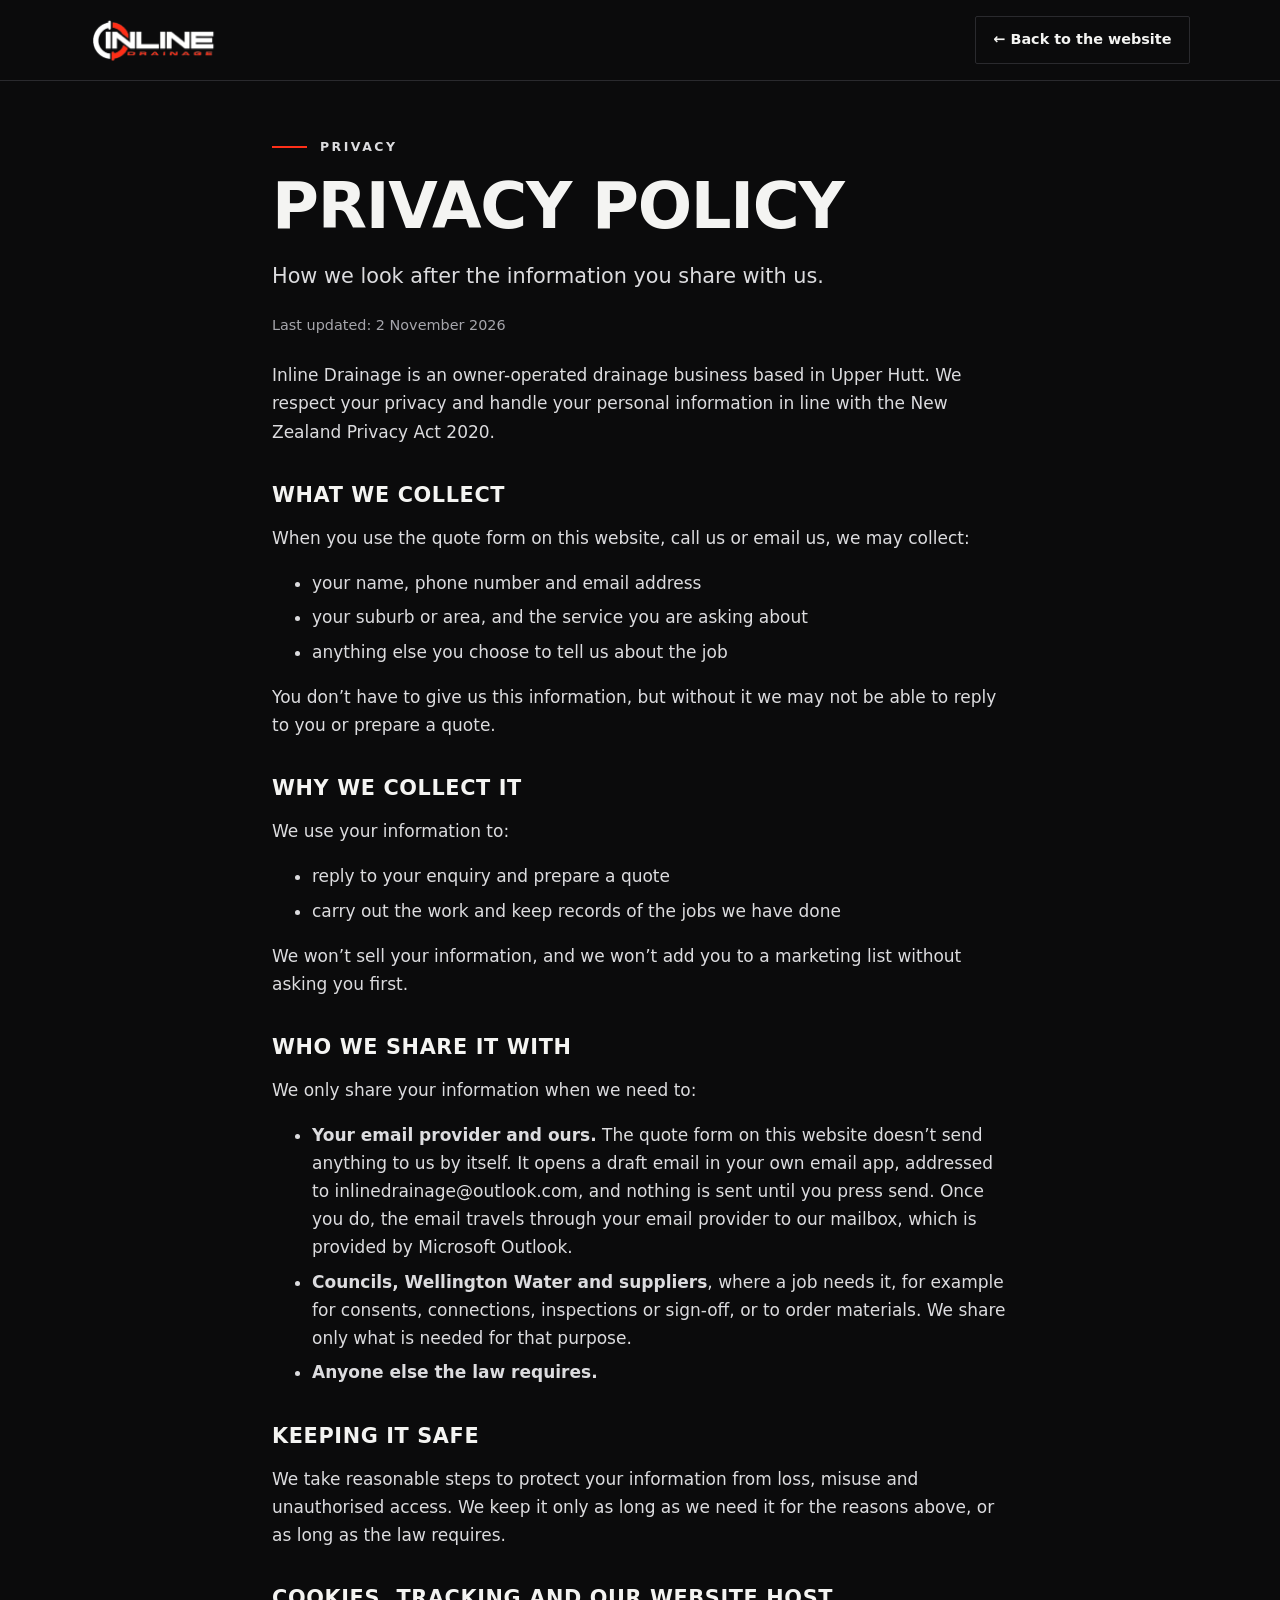
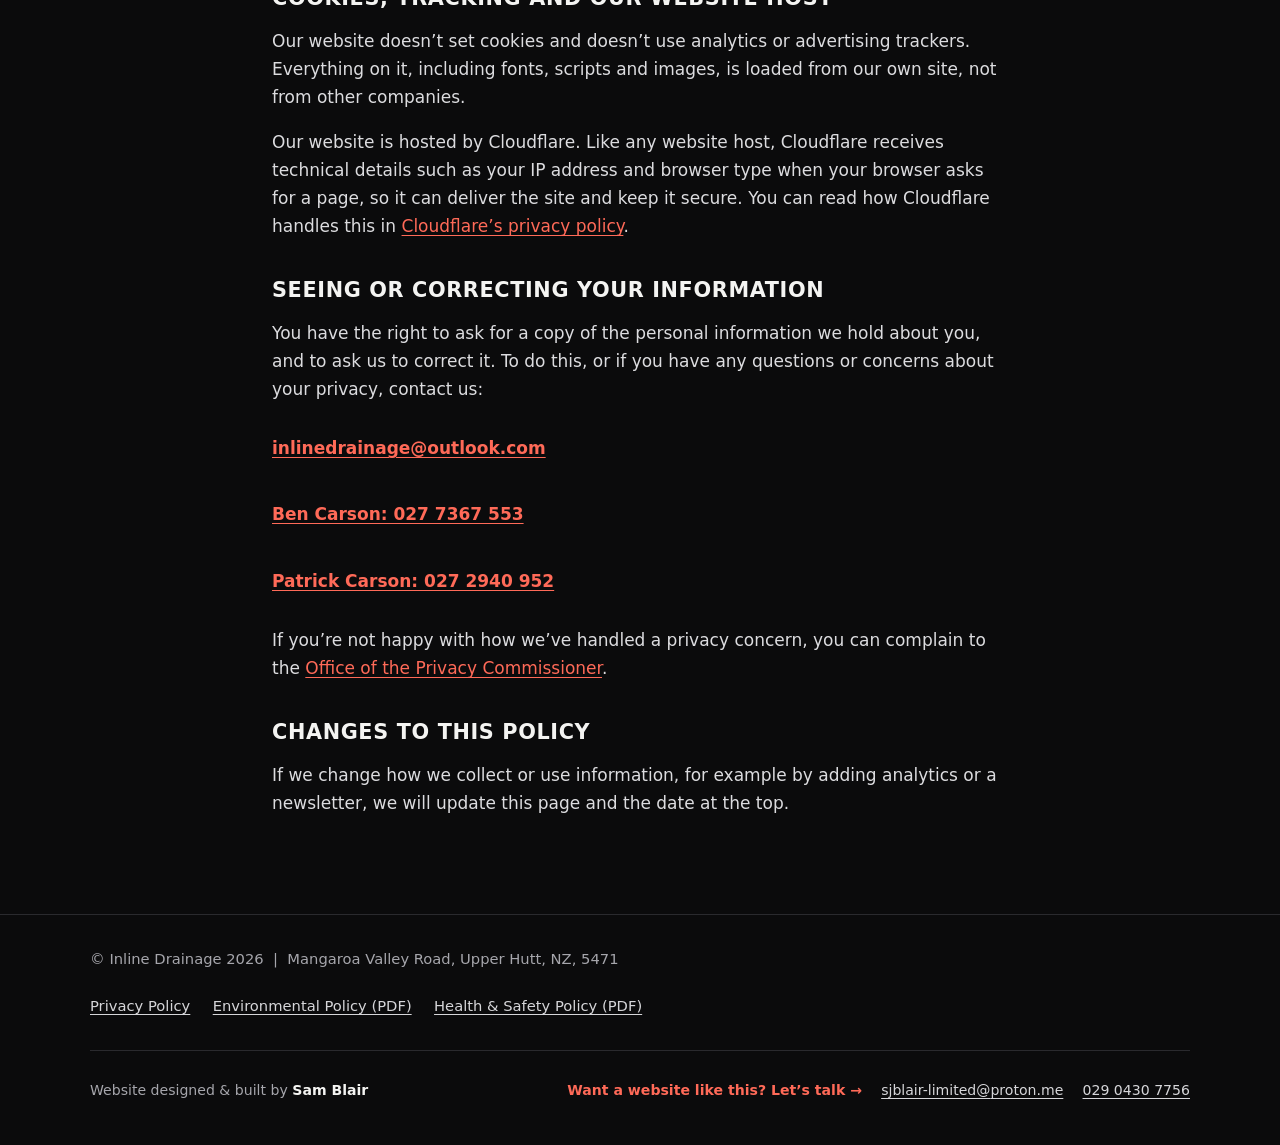
<file: privacy/index.html>
<!DOCTYPE html>
<html lang="en-NZ">
<head>
  <meta charset="utf-8">
  <meta name="viewport" content="width=device-width, initial-scale=1">
  <title>Privacy Policy | Inline Drainage</title>
  <meta name="description" content="How Inline Drainage collects, uses and protects your personal information, in line with the New Zealand Privacy Act 2020.">
  <link rel="canonical" href="https://www.inlinedrainage.co.nz/privacy/">
  <meta http-equiv="Content-Security-Policy" content="default-src 'self'; img-src 'self' data:; style-src 'self'; font-src 'self'; script-src 'self'; connect-src 'none'; object-src 'none'; base-uri 'self'; form-action 'self' mailto:">
  <meta name="referrer" content="strict-origin-when-cross-origin">
  <meta name="theme-color" content="#0b0b0c">
  <link rel="icon" href="/favicon.ico" sizes="48x48">
  <link rel="icon" type="image/png" href="/assets/icons/icon-192.png">
  <link rel="apple-touch-icon" href="/assets/icons/apple-touch-icon.png">
  <link rel="stylesheet" href="/assets/shared/pages.css">
</head>
<body>
  <a class="skip" href="#main">Skip to content</a>

  <header class="top">
    <div class="wrap">
      <a href="/" data-back aria-label="Inline Drainage home"><img src="/assets/shared/logo-wide-light.webp" alt="Inline Drainage" width="130" height="42"></a>
      <a class="back" href="/" data-back>&larr; Back to the website</a>
    </div>
  </header>

  <main id="main">
    <div class="wrap prose">
      <p class="eyebrow">Privacy</p>
      <h1>Privacy policy</h1>
      <p class="lead">How we look after the information you share with us.</p>
      <p class="meta">Last updated: 2 November 2026</p>

      <p>Inline Drainage is an owner-operated drainage business based in Upper Hutt. We respect your privacy and handle your personal information in line with the New Zealand Privacy Act 2020.</p>

      <h2>What we collect</h2>
      <p>When you use the quote form on this website, call us or email us, we may collect:</p>
      <ul>
        <li>your name, phone number and email address</li>
        <li>your suburb or area, and the service you are asking about</li>
        <li>anything else you choose to tell us about the job</li>
      </ul>
      <p>You don&rsquo;t have to give us this information, but without it we may not be able to reply to you or prepare a quote.</p>

      <h2>Why we collect it</h2>
      <p>We use your information to:</p>
      <ul>
        <li>reply to your enquiry and prepare a quote</li>
        <li>carry out the work and keep records of the jobs we have done</li>
      </ul>
      <p>We won&rsquo;t sell your information, and we won&rsquo;t add you to a marketing list without asking you first.</p>

      <h2>Who we share it with</h2>
      <p>We only share your information when we need to:</p>
      <ul>
        <li><strong>Your email provider and ours.</strong> The quote form on this website doesn&rsquo;t send anything to us by itself. It opens a draft email in your own email app, addressed to inlinedrainage@outlook.com, and nothing is sent until you press send. Once you do, the email travels through your email provider to our mailbox, which is provided by Microsoft Outlook.</li>
        <li><strong>Councils, Wellington Water and suppliers</strong>, where a job needs it, for example for consents, connections, inspections or sign-off, or to order materials. We share only what is needed for that purpose.</li>
        <li><strong>Anyone else the law requires.</strong></li>
      </ul>

      <h2>Keeping it safe</h2>
      <p>We take reasonable steps to protect your information from loss, misuse and unauthorised access. We keep it only as long as we need it for the reasons above, or as long as the law requires.</p>

      <h2>Cookies, tracking and our website host</h2>
      <p>Our website doesn&rsquo;t set cookies and doesn&rsquo;t use analytics or advertising trackers. Everything on it, including fonts, scripts and images, is loaded from our own site, not from other companies.</p>
      <p>Our website is hosted by Cloudflare. Like any website host, Cloudflare receives technical details such as your IP address and browser type when your browser asks for a page, so it can deliver the site and keep it secure. You can read how Cloudflare handles this in <a href="https://www.cloudflare.com/privacypolicy/" target="_blank" rel="noopener">Cloudflare&rsquo;s privacy policy</a>.</p>

      <h2>Seeing or correcting your information</h2>
      <p>You have the right to ask for a copy of the personal information we hold about you, and to ask us to correct it. To do this, or if you have any questions or concerns about your privacy, contact us:</p>
      <ul class="contact-list">
        <li><a href="mailto:inlinedrainage@outlook.com">inlinedrainage@outlook.com</a></li>
        <li><a href="tel:+64277367553">Ben Carson: 027 7367 553</a></li>
        <li><a href="tel:+64272940952">Patrick Carson: 027 2940 952</a></li>
      </ul>
      <p>If you&rsquo;re not happy with how we&rsquo;ve handled a privacy concern, you can complain to the <a href="https://www.privacy.org.nz" target="_blank" rel="noopener">Office of the Privacy Commissioner</a>.</p>

      <h2>Changes to this policy</h2>
      <p>If we change how we collect or use information, for example by adding analytics or a newsletter, we will update this page and the date at the top.</p>
    </div>
  </main>

  <footer class="foot">
    <div class="wrap">
      <p>&copy; Inline Drainage 2026 &nbsp;|&nbsp; Mangaroa Valley Road, Upper Hutt, NZ, 5471</p>
      <nav class="foot__links" aria-label="Policies">
        <a href="/privacy/">Privacy Policy</a>
        <a href="/policies/Environmental-Policy_October_2023.pdf" target="_blank" rel="noopener">Environmental Policy (PDF)</a>
        <a href="/policies/Health-Safety-Policy_October_2023.pdf" target="_blank" rel="noopener">Health &amp; Safety Policy (PDF)</a>
      </nav>
      <div class="site-credit">
        <span>Website designed &amp; built by <strong>Sam Blair</strong></span>
        <span class="credit-contact">
          <a class="credit-cta" href="mailto:sjblair-limited@proton.me?subject=Website%20enquiry">Want a website like this? Let&rsquo;s talk &rarr;</a>
          <a href="mailto:sjblair-limited@proton.me?subject=Website%20enquiry">sjblair-limited@<wbr>proton.me</a>
          <a href="tel:+642904307756">029 0430 7756</a>
        </span>
      </div>
    </div>
  </footer>

  <script src="/assets/shared/back.js" defer></script>
</body>
</html>
</file>
<file: assets/shared/pages.css>
/* Shared styles for the plain pages (design chooser, privacy policy, 404).
   System fonts only: nothing is loaded from other companies. */
:root {
  --bg: #0b0b0c;
  --bg-2: #141416;
  --line: #2a2a2e;
  --text: #f4f4f2;
  --muted: #a6a6ac;
  --red: #ff3019;
  --link: #ff6a58;
  --sans: system-ui, -apple-system, "Segoe UI", Roboto, Helvetica, Arial, sans-serif;
}

*, *::before, *::after { box-sizing: border-box; }
html { scroll-behavior: smooth; }
body {
  margin: 0;
  min-height: 100vh;
  display: flex;
  flex-direction: column;
  background: var(--bg);
  color: var(--text);
  font: 400 1.0625rem/1.65 var(--sans);
  -webkit-font-smoothing: antialiased;
}
main { flex: 1; }
img { max-width: 100%; height: auto; display: block; }
a { color: inherit; }
a:focus-visible, button:focus-visible { outline: 3px solid var(--red); outline-offset: 3px; }
.wrap { width: min(1100px, 100% - 2.5rem); margin-inline: auto; }
.skip { position: absolute; left: -999px; top: 0; background: var(--red); color: #fff; padding: .6rem 1rem; z-index: 10; }
.skip:focus { left: 0; }

/* Top bar */
.top { border-bottom: 1px solid var(--line); }
.top .wrap { display: flex; align-items: center; justify-content: space-between; gap: 1rem; padding: 1rem 0; }
.top img { height: 42px; width: auto; }
.back {
  font-weight: 600; font-size: .9rem; text-decoration: none;
  border: 1px solid var(--line); padding: .7rem 1.1rem; border-radius: 2px;
  min-height: 44px; display: inline-flex; align-items: center;
}
.back:hover { border-color: var(--red); }

/* Headings */
.eyebrow {
  display: flex; align-items: center; gap: .8rem; margin: 0 0 1rem;
  font-size: .78rem; font-weight: 700; letter-spacing: .2em; text-transform: uppercase; color: var(--red);
}
.eyebrow::before { content: ""; width: 2.2rem; height: 2px; background: var(--red); }
.eyebrow--bar { margin: 0; }
h1 { margin: 0 0 1rem; font-size: clamp(2.2rem, 6vw, 4rem); line-height: 1; font-weight: 800; letter-spacing: -.02em; text-transform: uppercase; }
h2 { margin: 0; line-height: 1.1; }
.lead { font-size: clamp(1.1rem, 2vw, 1.3rem); color: #d6d6d9; max-width: 44rem; }

/* Prose (privacy policy) */
.prose { max-width: 46rem; padding: 3.5rem 0 5rem; }
.prose h2 { margin: 2.4rem 0 .6rem; font-size: 1.3rem; text-transform: uppercase; letter-spacing: .03em; }
.prose p, .prose li { color: #dcdcdf; }
.prose li { margin: .4rem 0; }
.prose a { color: var(--link); text-underline-offset: 3px; }
.prose .meta { color: var(--muted); font-size: .9rem; margin: 0 0 1.5rem; }
.contact-list { list-style: none; padding: 0; display: grid; gap: .6rem; }
.contact-list a { display: inline-flex; align-items: center; min-height: 44px; font-weight: 600; }

/* Design chooser */
.choose { padding: 3.5rem 0 4rem; }
.opts { display: grid; grid-template-columns: repeat(3, 1fr); gap: 1.25rem; margin-top: 2.5rem; }
.opt { display: flex; flex-direction: column; background: var(--bg-2); border: 1px solid var(--line); border-radius: 4px; overflow: hidden; }
.opt__shot { position: relative; display: block; background: #000; }
.opt__shot img.desk { width: 100%; aspect-ratio: 8 / 5; object-fit: cover; transition: transform .6s cubic-bezier(.2, .7, .2, 1); }
.opt__shot img.phone {
  position: absolute; right: .9rem; bottom: -1.6rem; width: 26%;
  border: 3px solid #1d1d20; border-radius: 14px; box-shadow: 0 10px 30px rgba(0, 0, 0, .6);
}
.opt:hover .opt__shot img.desk { transform: scale(1.03); }
.opt__shot { overflow: visible; }
.opt__frame { overflow: hidden; display: block; }
.opt__body { padding: 1.9rem 1.4rem 1.5rem; display: flex; flex-direction: column; gap: .8rem; flex: 1; }
.opt__tag { margin: 0; font-size: .75rem; font-weight: 700; letter-spacing: .18em; text-transform: uppercase; color: var(--muted); }
.opt__body h2 { font-size: 1.9rem; text-transform: uppercase; letter-spacing: -.01em; }
.opt__body p { margin: 0; color: #d0d0d4; font-size: 1rem; }
.btn {
  margin-top: auto; align-self: flex-start;
  display: inline-flex; align-items: center; gap: .6rem; min-height: 48px;
  background: var(--red); color: #fff; text-decoration: none; font-weight: 700; font-size: .85rem;
  letter-spacing: .12em; text-transform: uppercase; padding: .9rem 1.4rem; border-radius: 2px;
  transition: background .2s, color .2s;
}
.btn:hover { background: #fff; color: var(--bg); }
.note { margin-top: 2.5rem; padding: 1.2rem 1.4rem; border: 1px solid var(--line); border-left: 4px solid var(--red); background: var(--bg-2); color: #d0d0d4; max-width: 46rem; }
.note p { margin: .2rem 0; }

/* Footer + credit */
.foot { border-top: 1px solid var(--line); padding: 1.8rem 0 2rem; font-size: .92rem; color: var(--muted); }
.foot p { margin: .2rem 0; }
.foot a { color: #d6d6d9; text-underline-offset: 3px; }
.foot a:hover { color: #fff; }
.foot__links { display: flex; flex-wrap: wrap; gap: .4rem 1.4rem; margin: .8rem 0 1.4rem; }
.foot__links a { display: inline-flex; align-items: center; min-height: 44px; }
.site-credit {
  display: flex; flex-wrap: wrap; align-items: center; justify-content: space-between; gap: .6rem 1.5rem;
  border-top: 1px solid var(--line); padding-top: 1.1rem; font-size: .88rem;
}
.site-credit strong { color: var(--text); font-weight: 600; }
.credit-contact { display: flex; flex-wrap: wrap; gap: .2rem 1.2rem; align-items: center; }
.credit-contact a { display: inline-flex; align-items: center; min-height: 44px; }
.credit-cta { color: var(--link) !important; font-weight: 700; text-decoration: none; }
.credit-cta:hover { text-decoration: underline; }

/* 404 */
.lost { padding: 6rem 0; }

@media (max-width: 900px) {
  .opts { grid-template-columns: 1fr; gap: 3rem; }
  .opt__shot img.phone { width: 22%; }
}
@media (prefers-reduced-motion: reduce) {
  html { scroll-behavior: auto; }
  *, *::before, *::after { transition: none !important; animation: none !important; }
}
</file>
<file: blueprint/assets/css/fonts.css>
/* Self-hosted fonts (SIL Open Font License 1.1). Generated from Google Fonts CSS; latin + latin-ext only. */

/* latin-ext */
@font-face {
  font-family: 'Archivo';
  font-style: normal;
  font-weight: 400 900;
  font-stretch: 62% 125%;
  font-display: swap;
  src: url('../fonts/archivo-400-900-latin-ext.woff2') format('woff2');
  unicode-range: U+0100-02BA, U+02BD-02C5, U+02C7-02CC, U+02CE-02D7, U+02DD-02FF, U+0304, U+0308, U+0329, U+1D00-1DBF, U+1E00-1E9F, U+1EF2-1EFF, U+2020, U+20A0-20AB, U+20AD-20C4, U+2113, U+2C60-2C7F, U+A720-A7FF;
}

/* latin */
@font-face {
  font-family: 'Archivo';
  font-style: normal;
  font-weight: 400 900;
  font-stretch: 62% 125%;
  font-display: swap;
  src: url('../fonts/archivo-400-900-latin.woff2') format('woff2');
  unicode-range: U+0000-00FF, U+0131, U+0152-0153, U+02BB-02BC, U+02C6, U+02DA, U+02DC, U+0304, U+0308, U+0329, U+2000-206F, U+20AC, U+2122, U+2191, U+2193, U+2212, U+2215, U+FEFF, U+FFFD;
}

/* latin-ext */
@font-face {
  font-family: 'JetBrains Mono';
  font-style: normal;
  font-weight: 400;
  font-display: swap;
  src: url('../fonts/jetbrainsmono-400-latin-ext.woff2') format('woff2');
  unicode-range: U+0100-02BA, U+02BD-02C5, U+02C7-02CC, U+02CE-02D7, U+02DD-02FF, U+0304, U+0308, U+0329, U+1D00-1DBF, U+1E00-1E9F, U+1EF2-1EFF, U+2020, U+20A0-20AB, U+20AD-20C4, U+2113, U+2C60-2C7F, U+A720-A7FF;
}

/* latin */
@font-face {
  font-family: 'JetBrains Mono';
  font-style: normal;
  font-weight: 400;
  font-display: swap;
  src: url('../fonts/jetbrainsmono-400-latin.woff2') format('woff2');
  unicode-range: U+0000-00FF, U+0131, U+0152-0153, U+02BB-02BC, U+02C6, U+02DA, U+02DC, U+0304, U+0308, U+0329, U+2000-206F, U+20AC, U+2122, U+2191, U+2193, U+2212, U+2215, U+FEFF, U+FFFD;
}

/* latin-ext */
@font-face {
  font-family: 'JetBrains Mono';
  font-style: normal;
  font-weight: 500;
  font-display: swap;
  src: url('../fonts/jetbrainsmono-500-latin-ext.woff2') format('woff2');
  unicode-range: U+0100-02BA, U+02BD-02C5, U+02C7-02CC, U+02CE-02D7, U+02DD-02FF, U+0304, U+0308, U+0329, U+1D00-1DBF, U+1E00-1E9F, U+1EF2-1EFF, U+2020, U+20A0-20AB, U+20AD-20C4, U+2113, U+2C60-2C7F, U+A720-A7FF;
}

/* latin */
@font-face {
  font-family: 'JetBrains Mono';
  font-style: normal;
  font-weight: 500;
  font-display: swap;
  src: url('../fonts/jetbrainsmono-500-latin.woff2') format('woff2');
  unicode-range: U+0000-00FF, U+0131, U+0152-0153, U+02BB-02BC, U+02C6, U+02DA, U+02DC, U+0304, U+0308, U+0329, U+2000-206F, U+20AC, U+2122, U+2191, U+2193, U+2212, U+2215, U+FEFF, U+FFFD;
}

/* latin-ext */
@font-face {
  font-family: 'JetBrains Mono';
  font-style: normal;
  font-weight: 700;
  font-display: swap;
  src: url('../fonts/jetbrainsmono-700-latin-ext.woff2') format('woff2');
  unicode-range: U+0100-02BA, U+02BD-02C5, U+02C7-02CC, U+02CE-02D7, U+02DD-02FF, U+0304, U+0308, U+0329, U+1D00-1DBF, U+1E00-1E9F, U+1EF2-1EFF, U+2020, U+20A0-20AB, U+20AD-20C4, U+2113, U+2C60-2C7F, U+A720-A7FF;
}

/* latin */
@font-face {
  font-family: 'JetBrains Mono';
  font-style: normal;
  font-weight: 700;
  font-display: swap;
  src: url('../fonts/jetbrainsmono-700-latin.woff2') format('woff2');
  unicode-range: U+0000-00FF, U+0131, U+0152-0153, U+02BB-02BC, U+02C6, U+02DA, U+02DC, U+0304, U+0308, U+0329, U+2000-206F, U+20AC, U+2122, U+2191, U+2193, U+2212, U+2215, U+FEFF, U+FFFD;
}
</file>
<file: blueprint/assets/css/base.css>
/* ==========================================================================
   Inline Drainage / BLUEPRINT concept
   base.css: tokens, reset, type, header, buttons, shared drawing furniture
   Rules of this file: no inline-style dependence, hover states use transform
   and opacity only (no colour transitions), everything AA on #0b0b0c.
   ========================================================================== */

:root {
  --ink: #0b0b0c;
  --ink-2: #111113;
  --ink-3: #19191c;
  --paper: #f4f3ef;
  --white: #fff;
  --red: #ff3019;
  --red-ink: #c81d09;            /* red for small text on light paper (5.2:1) */

  --t1: #f4f4f2;                 /* headings */
  --t2: #c6c6cb;                 /* body */
  --t3: #9d9da5;                 /* secondary */
  --t4: #8a8a92;                 /* labels (5.7:1 on ink) */

  --hair: rgba(255, 255, 255, .2);
  --hair-2: rgba(255, 255, 255, .1);
  --hair-3: rgba(255, 255, 255, .045);

  --ff-head: "Archivo", "Arial Narrow", "Helvetica Neue Condensed", Arial, sans-serif;
  --ff-body: "Archivo", system-ui, -apple-system, "Segoe UI", Roboto, Arial, sans-serif;
  --ff-mono: "JetBrains Mono", ui-monospace, "SF Mono", Menlo, Consolas, monospace;

  --maxw: 1240px;
  --wrap-l: 44px;                /* content inset: leaves a lane for the red pipe */
  --wrap-r: 20px;
  --gut: 28px;                   /* distance pipe centre -> content edge */
  --pipe-x: 16px;                /* = wrap-l - gut */
  --hdr-h: 60px;
  --bar-h: 58px;
  --sheet-pt: 84px;
  --node-r: 9px;
  --ease-out: cubic-bezier(.2, .8, .2, 1);
  --ease-snap: cubic-bezier(.3, 1.5, .5, 1);
}

@media (min-width: 720px) {
  :root { --wrap-l: 76px; --wrap-r: 36px; --gut: 40px; --pipe-x: 36px; --hdr-h: 68px; --sheet-pt: 112px; --node-r: 11px; }
}
@media (min-width: 1180px) {
  :root { --wrap-r: 40px; --gut: 44px; --pipe-x: 32px; --hdr-h: 72px; --sheet-pt: 116px; }
}
@media (min-width: 1360px) {
  :root { --wrap-r: 76px; }
}

:root {
  --wrapw: calc(var(--maxw) + var(--wrap-l) + var(--wrap-r));
  --pipe-l: max(var(--pipe-x), calc(50% - var(--wrapw) / 2 + var(--wrap-l) - var(--gut)));
  --pipe-r: max(var(--pipe-x), calc(50% - var(--wrapw) / 2 + var(--wrap-r) - var(--gut)));
}

/* ---------- reset ---------- */
*, *::before, *::after { box-sizing: border-box; }
html {
  -webkit-text-size-adjust: 100%;
  text-size-adjust: 100%;
  scroll-padding-top: calc(var(--hdr-h) + 8px);
  background: var(--ink);
}
@media (prefers-reduced-motion: no-preference) {
  html { scroll-behavior: smooth; }
}
body {
  margin: 0;
  background: var(--ink);
  color: var(--t2);
  font: 400 17px/1.6 var(--ff-body);
  font-stretch: 100%;
  -webkit-font-smoothing: antialiased;
  -moz-osx-font-smoothing: grayscale;
  overflow-anchor: none;
}
@media (min-width: 900px) { body { font-size: 18px; } }
img, svg { display: block; max-width: 100%; }
img { height: auto; }
h1, h2, h3, h4, p, ul, ol, dl, dd, figure, address { margin: 0; }
ul, ol { padding: 0; list-style: none; }
address { font-style: normal; }
a { color: inherit; }
button, input, select, textarea { font: inherit; color: inherit; }
button { cursor: pointer; }
[hidden] { display: none !important; }
html:not(.js) .hdr__menu { display: none; }      /* no script, no menu to open: the footer's sheet index is the way around */
:focus-visible { outline: 2px solid var(--focus, #fff); outline-offset: 3px; }
::selection { background: var(--red); color: var(--ink); }

.sr {
  position: absolute; width: 1px; height: 1px; margin: -1px; padding: 0;
  overflow: hidden; clip: rect(0 0 0 0); clip-path: inset(50%); white-space: nowrap; border: 0;
}
.nowrap { white-space: nowrap; }
.sprite { position: absolute; width: 0; height: 0; overflow: hidden; }
.ico { width: 1.15em; height: 1.15em; flex: none; }

.skip {
  position: fixed; left: 12px; top: 0; z-index: 100;
  min-height: 48px; padding: 0 18px; display: inline-flex; align-items: center;
  background: var(--red); color: var(--ink); font: 700 14px var(--ff-mono); letter-spacing: .08em; text-transform: uppercase; text-decoration: none;
  transform: translateY(-120%);
}
.skip:focus { transform: translateY(12px); }

/* ---------- page + drafting grid ---------- */
.page {
  position: relative;
  overflow-x: clip;
  background-color: var(--ink);
  background-image:
    linear-gradient(var(--hair-3) 1px, transparent 1px),
    linear-gradient(90deg, var(--hair-3) 1px, transparent 1px),
    linear-gradient(rgba(255, 255, 255, .06) 1px, transparent 1px),
    linear-gradient(90deg, rgba(255, 255, 255, .06) 1px, transparent 1px);
  background-size: 28px 28px, 28px 28px, 140px 140px, 140px 140px;
}
/* drawing-sheet rulers on the page edges (wide screens only) */
@media (min-width: 1180px) {
  .page::before, .page::after {
    content: ""; position: absolute; top: 0; bottom: 0; width: 14px; z-index: 0; pointer-events: none;
    background-image:
      linear-gradient(rgba(255, 255, 255, .34) 1px, transparent 1px),
      linear-gradient(rgba(255, 255, 255, .5) 1px, transparent 1px);
    background-size: 7px 28px, 14px 140px;
    background-repeat: repeat-y;
  }
  .page::before { left: 0; background-position: left top, left top; }
  .page::after { right: 0; background-position: right top, right top; }
}

.wrap {
  position: relative; z-index: 2;
  width: 100%;
  max-width: calc(var(--maxw) + var(--wrap-l) + var(--wrap-r));
  margin-inline: auto;
  padding-left: var(--wrap-l);
  padding-right: var(--wrap-r);
}

/* ---------- header ---------- */
.hdr {
  position: sticky; top: 0; z-index: 60;
  height: var(--hdr-h);
  background: rgba(11, 11, 12, .94);
  border-bottom: 1px solid var(--hair);
}
.hdr__in {
  height: 100%;
  max-width: var(--wrapw); margin-inline: auto;
  display: flex; align-items: center; gap: 8px;
  padding: 0 12px 0 12px;
}
.hdr__logo { display: flex; align-items: center; flex: none; min-height: 46px; margin-right: auto; }
.hdr__logo img { height: 30px; width: auto; }
.hdr__nav { display: none; }
.hdr__act { display: flex; align-items: center; gap: 8px; }
.hdr__call {
  display: inline-flex; align-items: center; justify-content: center; gap: 10px;
  min-width: 46px; min-height: 46px; padding: 0 12px;
  border: 1px solid var(--hair); text-decoration: none; color: var(--t1);
}
.hdr__call .ico { width: 20px; height: 20px; color: var(--red); }
.hdr__call-t { display: none; }
.hdr__quote { min-height: 46px; padding: 0 16px; }
.hdr__menu {
  position: relative; width: 46px; height: 46px; display: inline-grid; place-items: center;
  background: transparent; border: 1px solid var(--hair); color: var(--t1);
}
.hdr__menu .ico { width: 24px; height: 24px; grid-area: 1 / 1; }
.hdr__menu .ico--close { opacity: 0; transform: rotate(-45deg) scale(.7); }
.hdr__menu[aria-expanded="true"] .ico--open { opacity: 0; transform: rotate(45deg) scale(.7); }
.hdr__menu[aria-expanded="true"] .ico--close { opacity: 1; transform: none; }
.hdr__menu .ico { transition: transform .25s var(--ease-out), opacity .2s; }

.hdr__act > * { flex: none; }
@media (max-width: 359px) {            /* below the 360 design floor: keep every header control a full-size target */
  .hdr__in { gap: 6px; padding-inline: 10px; }
  .hdr__act { gap: 6px; }
  .hdr__logo img { height: 24px; }
  .hdr__quote { padding: 0 10px; font-size: 14px; }
}
@media (max-width: 339px) {            /* 320px phones: the controls above add up to 331px, so tighten a few more pixels (targets stay 46px) */
  .hdr__in, .hdr__act { gap: 4px; }
  .hdr__logo img { height: 22px; }
  .hdr__quote { padding: 0 8px; }
}
@media (min-width: 720px) {
  .hdr__logo img { height: 34px; }
  .hdr__in { padding: 0 var(--wrap-r) 0 var(--wrap-l); }
  .hdr__quote { padding: 0 22px; }
}
@media (min-width: 1040px) {
  .hdr__logo img { height: 40px; }
  .hdr__menu { display: none; }
  .hdr__nav { display: flex; align-items: center; margin: 0 auto; }
  .hdr__logo { margin-right: 0; }
  .hdr__nav a {
    position: relative; display: inline-flex; align-items: center; min-height: 46px; padding: 0 16px;
    font: 500 12px/1 var(--ff-mono); letter-spacing: .14em; text-transform: uppercase; text-decoration: none; color: var(--t2);
  }
  .hdr__nav a::after {
    content: ""; position: absolute; left: 16px; right: 16px; bottom: 9px; height: 2px; background: var(--red);
    transform: scaleX(0); transform-origin: left; transition: transform .3s var(--ease-out);
  }
  .hdr__nav a:hover::after, .hdr__nav a:focus-visible::after { transform: scaleX(1); }
  .hdr__call-t { text-align: left; line-height: 1.1; }
  .hdr__call-t span { font: 500 10px var(--ff-mono); letter-spacing: .14em; text-transform: uppercase; color: var(--t4); }
  .hdr__call-t b { font: 700 15px var(--ff-mono); letter-spacing: .02em; color: var(--t1); }
  .hdr__call { min-height: 48px; }
}
@media (min-width: 1180px) {           /* six links and the number only fit side by side from here; from 1040 to 1179 the call button is the phone icon alone (its accessible name still carries the number) */
  .hdr__call-t { display: grid; }
  .hdr__call { padding: 0 16px; }
}

/* mobile menu sheet */
.mnav {
  position: absolute; left: 0; right: 0; top: 100%;
  background: var(--ink); border-bottom: 1px solid var(--hair);
  padding: 8px var(--wrap-r) 22px var(--wrap-l);
  max-height: calc(100vh - var(--hdr-h)); max-height: calc(100dvh - var(--hdr-h)); overflow-y: auto; overscroll-behavior: contain;      /* a short (landscape) window scrolls the menu instead of cutting it off */
  opacity: 0; transform: translateY(-8px); transition: opacity .22s, transform .3s var(--ease-out);
}
.mnav.is-open { opacity: 1; transform: none; }
.mnav__list a {
  display: flex; align-items: baseline; gap: 16px; min-height: 56px; padding: 10px 0;
  border-bottom: 1px solid var(--hair-2); text-decoration: none; color: var(--t1);
  font: 800 34px/1 var(--ff-head); font-stretch: 62%; text-transform: uppercase;
}
.mnav__list a span { font: 500 11px var(--ff-mono); letter-spacing: .14em; color: var(--red); }
.mnav__calls { display: grid; gap: 10px; margin-top: 18px; }
.mnav__calls a {
  display: flex; align-items: center; gap: 12px; min-height: 52px; padding: 0 16px;
  border: 1px solid var(--hair); text-decoration: none; color: var(--t1); font: 700 16px var(--ff-mono);
}
.mnav__calls .ico { color: var(--red); }
@media (max-width: 339px) {            /* 320px: "Patrick 027 2940 952" at 16px is wider than the row, so it split over two lines */
  .mnav__calls a { padding: 0 12px; gap: 10px; font-size: 15px; white-space: nowrap; }
}

/* ---------- buttons ---------- */
.btn {
  position: relative; isolation: isolate; overflow: hidden;
  display: inline-flex; align-items: center; justify-content: center; gap: 12px;
  min-height: 52px; padding: 0 24px;
  border: 1.5px solid var(--bd, var(--red));
  background: var(--bg, var(--red)); color: var(--fg, var(--ink));
  font: 800 17px/1 var(--ff-head); font-stretch: 75%; letter-spacing: .07em; text-transform: uppercase; text-decoration: none; text-align: center;
  cursor: pointer;
}
.btn::before {
  content: ""; position: absolute; inset: 0; z-index: -1; background: var(--fill, #fff);
  transform: scaleX(0); transform-origin: left; transition: transform .35s var(--ease-out);
}
.btn:hover::before, .btn:focus-visible::before { transform: scaleX(1); }
.btn .ico { width: 20px; height: 20px; transition: transform .3s var(--ease-out); }
.btn:hover .ico { transform: translateX(4px); }
.btn--sm { min-height: 46px; padding: 0 16px; font-size: 15px; }
.btn--lg { min-height: 60px; padding: 0 28px; font-size: 19px; }
.btn small { font: 500 .66em var(--ff-mono); letter-spacing: .02em; text-transform: none; opacity: .85; white-space: nowrap; }
.btn--stack { justify-content: flex-start; text-align: left; }
.btn--stack .btn__t { display: grid; gap: 5px; line-height: 1; }
.btn--stack small { font-size: 13px; letter-spacing: .03em; opacity: .9; }
@media (max-width: 559px) {
  .btn--lg { padding: 0 18px; font-size: 18px; min-height: 58px; }
}

.btn--red { --bg: var(--red); --fg: var(--ink); --bd: var(--red); --fill: #fff; }
.btn--red:hover { --bd: #fff; }
.btn--line { --bg: transparent; --fg: #fff; --bd: rgba(255, 255, 255, .6); --fill: rgba(255, 255, 255, .14); }
.btn--line:hover { --bd: #fff; }
.btn--ink { --bg: var(--ink); --fg: #fff; --bd: var(--ink); --fill: #26262a; }
.btn--ink:hover { --bd: #26262a; }
.btn--ink .ico { color: var(--red); }

/* call tiles */
.call {
  position: relative; isolation: isolate; overflow: hidden;
  display: grid; grid-template-columns: 22px minmax(0, 1fr); grid-template-rows: auto auto; column-gap: 12px; align-items: center;
  min-height: 60px; padding: 8px 20px 8px 16px;
  border: 1px solid var(--hair); color: var(--t1); text-decoration: none; background: rgba(11, 11, 12, .6);
}
.call::before {
  content: ""; position: absolute; left: 0; top: 0; bottom: 0; width: 3px; background: var(--red);
  transform: scaleY(0); transform-origin: top; transition: transform .35s var(--ease-out);
}
.call:hover::before, .call:focus-visible::before { transform: scaleY(1); }
.call:hover { border-color: rgba(255, 255, 255, .55); }
.call .ico { grid-row: 1 / 3; width: 22px; height: 22px; color: var(--red); }
.call__who { font: 500 10.5px/1.2 var(--ff-mono); letter-spacing: .14em; text-transform: uppercase; color: var(--t3); }
.call__num { font: 700 21px/1.15 var(--ff-mono); letter-spacing: -.01em; color: var(--t1); overflow-wrap: anywhere; }      /* tiles are sized for the number on one row; user text spacing wraps it rather than clipping it */

/* ---------- drawing furniture ---------- */
.tag {
  position: relative; display: flex; align-items: center; gap: 14px; width: 100%;
  font: 500 11px/16px var(--ff-mono); letter-spacing: .16em; text-transform: uppercase; color: var(--t4);
  white-space: nowrap;
}
.tag__k { color: var(--red); font-weight: 700; }
/* hairline that runs to the far edge, plus a stub back to the pipe node */
.tag::after { content: ""; flex: 1; min-width: 12px; height: 1px; background: var(--hair); }
.tag::before {
  content: ""; position: absolute; right: 100%; top: 50%; width: calc(var(--gut) - var(--node-r)); height: 1px; background: rgba(255, 255, 255, .5);
}
.tag--plain::before { display: none; }
.tag--plain::after { display: none; }
@media (max-width: 359px) {            /* the longest sheet tag (AREAS SERVED) is wider than a 320px content lane; it also wraps (rather than running off the page) when a visitor's own letter spacing widens it */
  .tag { gap: 10px; letter-spacing: .08em; flex-wrap: wrap; white-space: normal; }
  .tag::after { min-width: 0; }            /* the hairline gives way first, so the three labels stay on one row at normal spacing */
}
@media (min-width: 1360px) {
  .tag--r::after { order: -1; }
  .tag--r::before { right: auto; left: 100%; }
}

.h2 {
  font: 900 clamp(44px, 12vw, 108px)/.9 var(--ff-head); font-stretch: 62%;
  letter-spacing: -.005em; text-transform: uppercase; color: var(--t1);
  text-wrap: balance; overflow-wrap: anywhere;      /* a word wider than the screen (only with the visitor's own text spacing) breaks instead of running off the page */
}
.h2 em { font-style: normal; color: var(--red); }
.lead { font-size: clamp(19px, 2.3vw, 24px); line-height: 1.45; color: var(--t1); font-weight: 400; }

/* dimension line */
.dim {
  display: flex; align-items: center; gap: 14px;
  font: 500 11px/1 var(--ff-mono); letter-spacing: .18em; color: var(--t4);
}
.dim::before, .dim::after {
  content: ""; flex: 1; height: 9px;
  background:
    linear-gradient(var(--hair), var(--hair)) center / 100% 1px no-repeat,
    linear-gradient(var(--hair), var(--hair)) left / 1px 100% no-repeat;
}
.dim::after {
  background:
    linear-gradient(var(--hair), var(--hair)) center / 100% 1px no-repeat,
    linear-gradient(var(--hair), var(--hair)) right / 1px 100% no-repeat;
}

/* photo plates: frame, crop marks, caption */
.fig { position: relative; }
.fig__frame {
  position: relative; background: var(--ink-2);
  outline: 1px solid var(--hair); outline-offset: 8px;
}
.fig__frame::before, .fig__frame::after {
  content: ""; position: absolute; width: 22px; height: 22px; pointer-events: none; z-index: 3;
}
.fig__frame::before { left: -10px; top: -10px; border-left: 2px solid #fff; border-top: 2px solid #fff; }
.fig__frame::after { right: -10px; bottom: -10px; border-right: 2px solid var(--red); border-bottom: 2px solid var(--red); }
.fig__img, .plate__img img { display: block; width: 100%; height: 100%; object-fit: cover; }
.fig figcaption, .plate__fig figcaption {
  margin-top: 22px; display: flex; flex-wrap: wrap; gap: 4px 16px;
  font: 500 11px/1.5 var(--ff-mono); letter-spacing: .1em; text-transform: uppercase; color: var(--t4);
}
.fig figcaption b, .plate__fig figcaption b { color: var(--red); font-weight: 700; }

/* inline link style */
.inl { color: var(--t1); text-decoration: underline; text-decoration-color: var(--red); text-decoration-thickness: 2px; text-underline-offset: 4px; overflow-wrap: anywhere; }      /* a long address wraps only when the visitor's own text spacing makes it wider than the column */
.inl { position: relative; display: inline-block; padding-block: 11px; margin-block: -11px; }      /* a 44px-tall tap area for a text link; the negative margin gives the padding back, so the lines of text do not move */
.inl:focus-visible { outline: 0; }
.inl:focus-visible::after { content: ""; position: absolute; inset: 9px -4px; outline: 2px solid var(--focus, #fff); }      /* the focus ring hugs the words, not the tall tap area */
.inl:hover { text-decoration-color: #fff; }

/* ---------- sticky phone action bar ---------- */
.bar {
  position: fixed; left: 0; right: 0; bottom: 0; z-index: 55;
  display: none; grid-template-columns: 1fr 1fr 1.25fr; gap: 1px;
  background: var(--hair); border-top: 1px solid var(--hair);
  padding-bottom: env(safe-area-inset-bottom);
  transition: transform .32s var(--ease-out), visibility 0s;
}
.bar.is-hidden { transform: translateY(110%); visibility: hidden; transition: transform .32s var(--ease-out), visibility 0s .32s; }
.bar__b {
  display: flex; align-items: center; justify-content: center; gap: 6px; min-height: var(--bar-h); padding: 0 6px;
  background: var(--ink); color: #fff; text-decoration: none; text-align: center; white-space: nowrap;
  font: 800 15px/1 var(--ff-head); font-stretch: 72%; letter-spacing: .06em; text-transform: uppercase;
}
.bar__b .ico { width: 16px; height: 16px; color: var(--red); }
.bar__b--q { background: var(--red); color: var(--ink); }
@media (max-width: 359px) {
  .bar__b { font-size: 13.5px; letter-spacing: .04em; padding: 0 3px; gap: 4px; }
  .bar__b .ico { width: 14px; height: 14px; }
}
@media (max-width: 759px) {
  .bar { display: grid; }
  .page { padding-bottom: 0; }
  html { scroll-padding-bottom: calc(var(--bar-h) + 16px + env(safe-area-inset-bottom)); }      /* Tab / scrollIntoView stop above the fixed bar, not under it */
}

/* ---------- reveal helpers (only exist once JS is running) ---------- */
.js .rv { opacity: 0; transform: translateY(26px); transition: opacity .8s var(--ease-out), transform .9s var(--ease-out); transition-delay: var(--d, 0s); }
.js .rv.is-in { opacity: 1; transform: none; }

@media (prefers-reduced-motion: reduce) {
  .js .rv { opacity: 1; transform: none; transition: none; }
  *, *::before, *::after { animation-duration: .001ms !important; animation-iteration-count: 1 !important; scroll-behavior: auto !important; transition-duration: .001ms !important; transition-delay: 0ms !important; }
}
</file>
<file: blueprint/assets/css/hero.css>
/* ==========================================================================
   hero.css: the lock-up set-piece + the trust strip under it
   ========================================================================== */

.hero {
  position: relative;
  padding: 18px 0 92px;
}
.hero__grid { display: grid; grid-template-columns: minmax(0, 1fr); gap: 40px; align-items: center; }      /* minmax(0,…): the one column never grows to fit a long line, it wraps */
.hero__fig { order: -1; position: relative; }
.hero__copy { position: relative; }

.hero .tag--plain { flex-wrap: wrap; gap: 4px 14px; margin-bottom: 16px; }
.tag__x { display: none; color: var(--t3); }

/* ---------- headline ---------- */
.hero__title {
  font: 900 clamp(46px, 14vw, 112px)/.88 var(--ff-head);
  font-stretch: 62%;
  text-transform: uppercase;
  color: var(--t1);
  letter-spacing: -.004em;
}
.line { display: block; white-space: nowrap; }
.line__t { display: block; }
.line--a {
  font-size: .335em; line-height: 1; font-weight: 700; font-stretch: 78%; letter-spacing: .1em;
  color: var(--t3); margin-bottom: .5em;
}
.line--b { color: var(--t1); }
.line--c { color: var(--red); }

/* the words never animate: the headline is final and readable from first paint (only the ring moves) */
.js .hero.is-resetting .ring__in-fill, .js .hero.is-resetting .ring__port { transition: none; }

.hero__lead {
  margin-top: 20px; max-width: 34em;
  font-size: clamp(17px, 2.2vw, 22px); line-height: 1.5; color: var(--t2);
}
.hero__cta { margin-top: 24px; display: grid; gap: 10px; grid-template-columns: 1fr; }

/* ---------- ring figure ---------- */
.ringbox { position: relative; width: min(100%, 232px); aspect-ratio: 1; margin-inline: auto; }
.ring { width: 100%; height: 100%; overflow: visible; }
.half, .ring__stage { transform-origin: 240px 240px; }
.js .hero:not(.is-done) .half--w { transform: translate(-64px, -26px) rotate(-34deg); }
.js .hero:not(.is-done) .half--r { transform: translate(70px, 32px) rotate(41deg); }

.ring__in-fill, .ring__port { transition: opacity .5s ease; }
.js .hero:not(.is-locked) .ring__in-fill { opacity: 0; }
.js .hero:not(.is-locked) .ring__port { opacity: 0; }
.ring__in-outline { opacity: .7; }
.ring__cut { display: none; }

.ring__fx .fx { opacity: 0; transform-box: fill-box; transform-origin: center; }
.fx--flash.is-on { animation: fxFlash .7s cubic-bezier(.2, .7, .2, 1) both; }
.fx--shock.is-on { animation: fxShock 1s cubic-bezier(.1, .7, .2, 1) both; }
.fx--streak.is-on { animation: fxStreak .55s ease-out both; }
@keyframes fxFlash { 0% { opacity: 0; transform: scale(.12); } 16% { opacity: 1; } 100% { opacity: 0; transform: scale(1.55); } }
@keyframes fxShock { 0% { opacity: .9; transform: scale(.93); } 100% { opacity: 0; transform: scale(1.46); } }
@keyframes fxStreak { 0% { opacity: 0; transform: scaleX(.1); } 22% { opacity: 1; } 100% { opacity: 0; transform: scaleX(1.5); } }

.north { position: absolute; right: -6px; top: -6px; width: 34px; height: 34px; opacity: .9; }
.callout, .readout { display: none; }
.js .hero:not(.is-playing):not(.is-done) .readout { opacity: 0; }

/* caption row: text on desktop, a bare replay icon on phones */
.hero__cap {
  display: block; margin: 0;
  font: 500 11px/1.4 var(--ff-mono); letter-spacing: .1em; text-transform: uppercase; color: var(--t4);
}
.hero__cap-t { display: none; }
.hero__cap b { color: var(--red); font-weight: 700; }
.replay {
  position: absolute; left: -2px; top: -6px; z-index: 3;
  display: inline-flex; align-items: center; justify-content: center; gap: 8px; min-width: 44px; min-height: 44px; padding: 0;
  background: transparent; border: 1px solid var(--hair); color: var(--t2);
  font: 500 11px/1 var(--ff-mono); letter-spacing: .14em; text-transform: uppercase;
}
.replay__t { display: none; }
html:not(.js) .replay { display: none; }      /* the replay is a script: no script, no button */
.replay .ico { width: 17px; height: 17px; color: var(--red); transition: transform .5s var(--ease-out); }
.replay:hover { border-color: rgba(255, 255, 255, .6); }
.replay:hover .ico { transform: rotate(-180deg); }

/* cursor crosshair (pointer devices only) */
.xhair { position: absolute; inset: 0; z-index: 1; pointer-events: none; opacity: 0; transition: opacity .35s; overflow: hidden; }
.hero.is-aim .xhair { opacity: 1; }
.xhair__v, .xhair__h { position: absolute; left: 0; top: 0; background: rgba(255, 255, 255, .15); will-change: transform; }
.xhair__v { width: 1px; height: 100%; }
.xhair__h { height: 1px; width: 100%; }
.xhair__t {
  position: absolute; left: 0; top: 0; padding: 3px 6px; font: 500 10px/1 var(--ff-mono); letter-spacing: .12em; color: var(--t3);
  background: rgba(11, 11, 12, .85); border: 1px solid var(--hair-2); will-change: transform; white-space: nowrap;
}
@media (hover: none), (max-width: 959px) { .xhair { display: none; } }

/* pipe jog anchors (read by pipe.js) */
.pipe-jog { position: absolute; width: 1px; height: 1px; pointer-events: none; }
.pipe-jog--hero { left: 0; bottom: 52px; display: none; }
.pipe-jog--ring { left: 0; top: calc(100% + 20px); }

/* failsafe: if JS never reports ready, show the finished ring */
html.js:not(.ready) .half { animation: halfFailsafe .01s 4s forwards; }
html.js:not(.ready) .ring__in-fill, html.js:not(.ready) .ring__port { animation: heroFailsafe .01s 4s forwards; }
@keyframes heroFailsafe { to { opacity: 1; transform: none; } }
@keyframes halfFailsafe { to { transform: none; } }

@media (prefers-reduced-motion: reduce) {
  .replay { display: none; }
  .js .hero:not(.is-done) .half--w, .js .hero:not(.is-done) .half--r { transform: none; }
  .js .hero:not(.is-locked) .ring__in-fill, .js .hero:not(.is-locked) .ring__port { opacity: 1; }
}

@media (max-width: 959px) {            /* one column: the lines are sized to fit on one row, so this only matters when a visitor's own letter / word spacing makes one wider than the screen */
  .line { white-space: normal; overflow-wrap: anywhere; }
}
@media (max-width: 339px) {            /* 320px phones: 46px made "in Wellington" 7px wider than the column */
  .hero__title { font-size: 44px; }
}

@media (min-width: 560px) {
  .hero { padding-top: 26px; }
  .ringbox { width: min(100%, 320px); }
  .js .hero:not(.is-done) .half--w { transform: translate(-104px, -42px) rotate(-34deg); }
  .js .hero:not(.is-done) .half--r { transform: translate(112px, 50px) rotate(41deg); }
  .hero__cta { grid-template-columns: 1fr 1fr; align-items: stretch; }
  .hero__quote { grid-column: 1 / -1; justify-self: start; min-width: 260px; }
  .tag__x { display: inline; }
}
@media (min-width: 800px) {          /* three across only once each call tile has room for its icon and number (~220px: the icon was a sliver at 720-790px) */
  .hero__cta { grid-template-columns: auto 1fr 1fr; }
  .hero__quote { grid-column: auto; justify-self: stretch; min-width: 0; }
}

@media (min-width: 960px) {
  .hero { padding: 40px 0 128px; min-height: min(calc(100svh - var(--hdr-h) - 52px), 880px); display: grid; align-items: center; }
  .hero__grid { grid-template-columns: minmax(0, 1.22fr) minmax(0, .78fr); gap: 56px; }
  .hero__fig { order: 0; }
  .ringbox { width: 100%; max-width: 520px; margin-inline: 0 auto; }
  .hero__title { font-size: clamp(84px, 8.6vw, 134px); }
  .hero__lead { margin-top: 26px; }
  .hero__cta { margin-top: 30px; grid-template-columns: 1fr 1fr; justify-content: stretch; gap: 12px; max-width: 560px; }
  .hero__quote { grid-column: 1 / -1; justify-self: start; min-width: 260px; }
  .hero .tag--plain { margin-bottom: 26px; }
  .callout {
    display: block; position: absolute; margin: 0; left: calc(50% + 10px); font: 500 10.5px/1 var(--ff-mono); letter-spacing: .18em; color: var(--t4); white-space: nowrap;
  }
  .callout::before { content: ""; position: absolute; left: -10px; width: 1px; background: rgba(255, 255, 255, .45); }
  .callout--a { top: -14px; }
  .callout--a::before { top: 0; height: 40px; }
  .callout--b { bottom: -14px; }
  .callout--b::before { bottom: 0; height: 40px; }
  .readout {
    display: block; position: absolute; left: 0; bottom: -34px; margin: 0; text-align: left;
    font: 500 10.5px/1 var(--ff-mono); letter-spacing: .16em; color: var(--t4); white-space: nowrap;
  }
  .readout__v { display: inline-block; min-width: 3ch; text-align: right; color: var(--t1); font-variant-numeric: tabular-nums; }
  .readout__s { display: inline-block; min-width: 11ch; margin-left: 8px; text-align: left; color: var(--red); }
  .north { right: 0; top: 0; width: 46px; height: 46px; }
  .ring__cut { display: block; }
  .hero__cap { margin-top: 60px; display: flex; align-items: center; justify-content: space-between; gap: 12px; }
  .hero__cap-t { display: inline; }
  .replay { position: static; padding: 0 14px; }
  .replay__t { display: inline; }
  .pipe-jog--hero { display: block; }
  .pipe-jog--ring { display: none; }
}

@media (min-width: 1360px) {
  .hero__grid { gap: 72px; }
  .hero__cta { grid-template-columns: auto auto auto; justify-content: start; max-width: none; }
  .hero__quote { grid-column: auto; min-width: 0; }
}

/* ==========================================================================
   Trust strip: paper-white title block under the hero
   ========================================================================== */
.trust { position: relative; color: var(--ink); --focus: var(--ink); }
.trust::before { content: ""; position: absolute; inset: 0; z-index: 0; background: var(--paper); }
.trust .wrap { padding-block: 0; }
.trust__grid {
  display: grid; grid-template-columns: 1fr 1fr;
  border-left: 1px solid rgba(11, 11, 12, .3);
}
.cell {
  position: relative; display: flex; align-items: center; min-height: 104px; padding: 30px 14px 16px 16px;
  border-right: 1px solid rgba(11, 11, 12, .3); border-bottom: 1px solid rgba(11, 11, 12, .3);
}
.cell__k {
  position: absolute; left: 14px; top: 9px; font: 500 10px/1 var(--ff-mono); letter-spacing: .16em; text-transform: uppercase; color: #5d5d64;
}
.stat { display: grid; gap: 4px; }
.stat__n { font: 900 54px/.85 var(--ff-head); font-stretch: 62%; color: var(--ink); letter-spacing: -.01em; }
.stat__t { font: 900 30px/.9 var(--ff-head); font-stretch: 62%; text-transform: uppercase; color: var(--ink); }
.stat__l { font: 500 11px/1.35 var(--ff-mono); letter-spacing: .08em; text-transform: uppercase; color: #4f4f56; }
.cell--own .stat__l { display: none; }
.cell--logo { justify-content: center; }
.logo { width: auto; height: auto; }
/* badge + body logos: height follows width, never both fixed. The cell can be narrower than the logo's natural width,
   and a fixed height would squash it sideways (the box keeps its aspect ratio, so the picture does too) */
.logo--impac { max-height: 58px; max-width: 100%; }
.logo--ccnz { max-height: 44px; max-width: 100%; }
.cell--partners { grid-column: 1 / -1; flex-wrap: wrap; justify-content: center; padding-top: 34px; }
.cell--partners .cell__k { right: 14px; }
.partners { display: flex; flex-wrap: wrap; align-items: center; justify-content: center; gap: 14px 34px; width: 100%; }
.partners li { display: flex; align-items: center; }
.logo--wcc { height: 44px; }
.logo--ww { height: 40px; }
.logo--uhcc { height: 52px; }
@media (max-width: 359px) {            /* below the 360 design floor the two cells are ~127px each: equal columns, a smaller headline and tighter padding keep OPERATED inside its cell (and the logos a fair share of the row), with or without a visitor's text spacing */
  .trust__grid { grid-template-columns: repeat(2, minmax(0, 1fr)); }
  .cell { padding-inline: 14px 10px; }
  .stat__t { font-size: 24px; overflow-wrap: anywhere; }
}

@media (min-width: 720px) {          /* two rows (stats, then logos): four across leaves the logos ~100px each below 1100px */
  .trust__grid { grid-template-columns: repeat(12, 1fr); }
  .cell--stat:nth-child(1) { grid-column: span 4; }
  .cell--own { grid-column: span 8; }
  .cell--own .stat__l { display: block; max-width: 22em; }
  .cell--logo { grid-column: span 6; }
  .cell--partners { grid-column: 1 / -1; min-height: 92px; justify-content: flex-start; padding-left: 18px; }
  .partners { justify-content: space-around; gap: 16px 40px; }
  .cell { min-height: 112px; }
  .logo--impac { max-height: 64px; }
  .logo--ccnz { max-height: 48px; }
  .logo--wcc { height: 50px; }
  .logo--ww { height: 44px; }
  .logo--uhcc { height: 58px; }
}
@media (min-width: 1100px) {
  .cell--stat:nth-child(1) { grid-column: span 3; }
  .cell--own { grid-column: span 5; }
  .cell--logo { grid-column: span 2; }
  .cell--partners { min-height: 96px; padding-left: 190px; }
  .cell--partners .cell__k { left: 14px; right: auto; top: 50%; transform: translateY(-50%); width: 150px; line-height: 1.6; }
  .stat__n { font-size: 68px; }
  .stat__t { font-size: 38px; }
}
</file>
<file: blueprint/assets/css/sections.css>
/* ==========================================================================
   sections.css: pipe network, services plates, callout, about, areas,
   careers, contact + form, footer title block
   ========================================================================== */

/* ---------- the red pipe (drawn by pipe.js) ---------- */
.pipe { position: absolute; left: 0; top: 0; width: 100%; height: 100%; z-index: 1; pointer-events: none; }
.pipe__trench { stroke: rgba(255, 48, 25, .17); stroke-width: 20; stroke-linejoin: round; }
.pipe__core { stroke: var(--red); stroke-width: 4.5; stroke-linejoin: round; }
.pipe__joints { stroke: var(--ink); stroke-width: 2.6; stroke-linecap: butt; fill: none; }
.pipe__node-in { transform-box: fill-box; transform-origin: center; opacity: 0; transform: scale(.25); transition: transform .6s var(--ease-snap), opacity .25s; }
.pipe__node.is-on .pipe__node-in { opacity: 1; transform: none; }
.pipe__node .n-ring { fill: var(--ink); stroke: var(--red); stroke-width: 3; }
.pipe__node .n-dot { fill: var(--red); }
.pipe__node .n-tick { stroke: rgba(255, 255, 255, .7); stroke-width: 1.5; fill: none; }
.pipe__node .n-ping { fill: none; stroke: var(--red); stroke-width: 2; opacity: 0; transform-box: fill-box; transform-origin: center; }
.pipe__node.is-on .n-ping { animation: nodePing 1.1s ease-out; }
.pipe__node--end .n-ring { stroke-width: 4; }
.pipe__node--cap .n-cap { stroke: var(--red); stroke-width: 5; stroke-linecap: butt; fill: none; }
@keyframes nodePing { 0% { opacity: .9; transform: scale(.8); } 100% { opacity: 0; transform: scale(3.2); } }
.pipe__head { opacity: 0; transition: opacity .4s; }
.pipe__head.is-live { opacity: 1; }
.pipe__dot { fill: #fff; }

/* no-JS fallback: a plain red rail with CSS manholes */
.pipe-fallback { position: absolute; left: calc(var(--pipe-l) - 2px); top: 0; bottom: 0; width: 4px; background: var(--red); z-index: 1; opacity: .9; }
.js .pipe-fallback { display: none; }
html:not(.js) .node::before {
  content: ""; position: absolute; left: -10px; top: -10px; width: 20px; height: 20px; border: 3px solid var(--red); border-radius: 50%; background: var(--ink);
}

/* pipe attachment anchors (positions only; read by pipe.js) */
.node { position: absolute; left: var(--pipe-l); top: calc(var(--sheet-pt) + 8px); width: 1px; height: 1px; pointer-events: none; }
@media (min-width: 1360px) { .node--r { left: auto; right: var(--pipe-r); } }

/* ---------- sheet scaffolding ---------- */
.sheet { position: relative; padding: var(--sheet-pt) 0 clamp(52px, 6vw, 84px); }
.sheet__head { display: grid; grid-template-columns: minmax(0, 1fr); gap: 22px; margin-bottom: clamp(30px, 4.5vw, 56px); }
.sheet__head .h2 { margin-top: 10px; }
.sheet__lede { max-width: 34em; font-size: clamp(17px, 2vw, 20px); color: var(--t2); }

/* ==========================================================================
   Services: index of plates
   ========================================================================== */
.services .dim { margin-bottom: 4px; }
.plates { border-top: 1px solid var(--hair); overflow-anchor: none; }
.plate { position: relative; border-bottom: 1px solid var(--hair); }
.plate::before {
  content: ""; position: absolute; left: 0; right: 0; top: -1px; height: 2px; background: var(--red); z-index: 2;
  transform: scaleX(0); transform-origin: left; transition: transform .6s var(--ease-out);
}
.plate.is-open::before { transform: scaleX(1); }
.plate__h { margin: 0; }
.plate__btn {
  display: grid; grid-template-columns: 34px minmax(0, 1fr) auto; align-items: center; gap: 12px;
  width: 100%; min-height: 76px; padding: 12px 0; background: none; border: 0; text-align: left; color: var(--t3);
}
.plate__no { font: 700 12px/1 var(--ff-mono); letter-spacing: .16em; color: var(--t4); }
.plate__name {
  display: block; font: 900 clamp(31px, 8.6vw, 80px)/.94 var(--ff-head); font-stretch: 62%; text-transform: uppercase; letter-spacing: -.003em;
  color: var(--t3); transition: transform .5s var(--ease-out);
}
.plate:hover .plate__name, .plate.is-open .plate__name, .plate__btn:focus-visible .plate__name { color: var(--t1); }
.plate:not(.is-open):hover .plate__name { transform: translateX(10px); }
.plate.is-open .plate__no { color: var(--red); }
.plate__ico { position: relative; width: 38px; height: 38px; border: 1px solid var(--hair); flex: none; }
.plate__ico::before, .plate__ico::after {
  content: ""; position: absolute; left: 50%; top: 50%; width: 14px; height: 2px; margin: -1px 0 0 -7px; background: var(--t1);
  transition: transform .4s var(--ease-out);
}
.plate__ico::after { transform: rotate(90deg); }
.plate:hover .plate__ico { border-color: rgba(255, 255, 255, .6); }
.plate.is-open .plate__ico { border-color: var(--red); }
.plate.is-open .plate__ico::before { background: var(--red); }
.plate.is-open .plate__ico::after { transform: rotate(0deg); background: var(--red); }

.js .plate:not(.is-open) .plate__panel { display: none; }
html:not(.js) .plate__ico { display: none; }                              /* no script: nothing opens or closes, every plate is already open */
html:not(.js) .plate__name { color: var(--t1); }
html:not(.js) .plate__no { color: var(--red); }
.plate__body { display: grid; grid-template-columns: minmax(0, 1fr); gap: 22px; padding: 6px 0 36px; }
.plate__img { position: relative; aspect-ratio: 16 / 11; overflow: hidden; background: var(--ink-2); outline: 1px solid var(--hair); outline-offset: 6px; }
.plate__img::after { content: ""; position: absolute; inset: 0; z-index: 2; background: var(--ink); transform: scaleX(0); transform-origin: right; }
.plate__img::before {
  content: ""; position: absolute; inset: 0; z-index: 3; opacity: 0; pointer-events: none;
  background: linear-gradient(90deg, transparent calc(100% - 2px), var(--red) calc(100% - 2px));
  transform: translateX(-100%);
}
.plate.is-reveal .plate__img::after { animation: curtain .9s cubic-bezier(.65, .02, .2, 1) both; }
.plate.is-reveal .plate__img::before { animation: scan .9s cubic-bezier(.65, .02, .2, 1) both; }
.plate.is-reveal .plate__img img { animation: settle 1.1s var(--ease-out) both; }
@keyframes curtain { from { transform: scaleX(1); } to { transform: scaleX(0); } }
@keyframes scan { 0% { opacity: 1; transform: translateX(-100%); } 92% { opacity: 1; } 100% { opacity: 0; transform: translateX(0); } }
@keyframes settle { from { transform: scale(1.09); } to { transform: scale(1); } }
.plate.is-reveal .plate__txt > * { animation: rise .7s var(--ease-out) both; }
.plate.is-reveal .plate__txt > :nth-child(2) { animation-delay: .1s; }
@keyframes rise { from { opacity: 0; transform: translateY(16px); } to { opacity: 1; transform: none; } }

/* crops: portrait photos slide their window; the 4:3 site photo is used twice, so each plate zooms to a different part of it */
.pos-2 { object-position: 50% 100%; }
.pos-3 { object-position: 50% 56%; }
.pos-4 { object-position: 50% 36%; }
.pos-5 { object-position: 50% 0%; }
.pos-7 { object-position: 50% 50%; }
/* these two are zoomed: the box is at most 493px wide, so the picture is drawn ~740px / ~890px wide, and their sizes="" in index.html say so (else the browser fetches a file sized for the box and stretches it) */
.plate__img img.pos-1 { width: 150%; height: 150%; max-width: none; margin: -9% 0 0 0; }          /* excavator + crew */
.plate__img img.pos-6 { width: 180%; height: 180%; max-width: none; margin: -24% 0 0 -80%; }      /* the service truck */
.plate__txt { display: grid; align-content: start; justify-items: start; gap: 24px; }
.plate__desc { font-size: clamp(18px, 2.1vw, 22px); line-height: 1.5; color: var(--t1); max-width: 30em; }
.plate .btn { align-self: start; }

@media (min-width: 900px) {
  .plate__btn { grid-template-columns: 78px minmax(0, 1fr) auto; gap: 14px; min-height: 92px; padding: 16px 0; }
  .plate__ico { width: 46px; height: 46px; }
  .plate__body { grid-template-columns: minmax(0, 5fr) minmax(0, 6fr); gap: 64px; padding: 8px 0 44px 92px; align-items: center; }
  .plate__panel { min-height: 0; }
  .plate__img { aspect-ratio: 4 / 3; }
}

/* ==========================================================================
   Blocked drain callout
   ========================================================================== */
.blocked { --bk-pt: clamp(8px, 2vw, 24px); position: relative; padding: var(--bk-pt) 0 clamp(24px, 4vw, 48px); }
.blocked > .node { top: calc(var(--bk-pt) + 48px); }
.blocked__panel {
  position: relative; z-index: 2; display: grid; grid-template-columns: minmax(0, 1fr); gap: 22px; align-items: end;
  padding: clamp(22px, 4vw, 56px); background: var(--red); color: var(--ink);
}
.blocked__stub { position: absolute; right: 100%; top: 46px; width: calc(var(--gut) - var(--node-r) + 6px); height: 5px; background: var(--red); }
.blocked__hatch {
  position: absolute; inset: 0; pointer-events: none;
  background: repeating-linear-gradient(135deg, rgba(11, 11, 12, .22) 0 2px, transparent 2px 14px);
  -webkit-mask-image: linear-gradient(100deg, transparent 52%, #000 100%); mask-image: linear-gradient(100deg, transparent 52%, #000 100%);
}
.blocked__tag { position: relative; font: 700 11px/1 var(--ff-mono); letter-spacing: .18em; color: var(--ink); }
.blocked__title {
  position: relative; max-width: 4.2em; font: 900 min(20vw, calc((100vw - 108px) / 3.5), 190px)/.8 var(--ff-head); font-stretch: 62%; text-transform: uppercase; letter-spacing: -.01em; color: var(--ink);
  overflow-wrap: anywhere;          /* "BLOCKED" is ~3.38em wide and the panel interior is 108px narrower than a phone (pipe lane, gutter, padding), so the size follows the width left over: a 64px floor split it into "BLOCKE / D" at 300-330px */
}
.blocked__text { position: relative; max-width: 28em; font-size: clamp(18px, 2.1vw, 22px); line-height: 1.45; color: var(--ink); font-weight: 500; }
.blocked__act { position: relative; display: grid; gap: 10px; }
.blocked .btn--line { --fg: var(--ink); --bd: var(--ink); --fill: rgba(11, 11, 12, .14); }
.blocked .btn--line:hover { --bd: var(--ink); }
.blocked .btn { justify-content: flex-start; text-align: left; }
.blocked .btn--stack { min-height: 66px; }
.blocked :focus-visible { --focus: var(--ink); }

@media (min-width: 900px) {
  .blocked__title { font-size: min(11.2vw, 160px); }          /* the title column stops growing at 553px (the 1240px container) and "BLOCKED" is ~3.38em wide, so 160px is the most that fits: at 168px it split into "BLOCKE / D" from 1470px up */
  .blocked__panel { grid-template-columns: minmax(0, 1.1fr) minmax(0, 1fr); column-gap: 56px; row-gap: 18px; align-items: center; }
  .blocked__tag { grid-column: 1 / -1; }
  .blocked__title { grid-row: 2 / 4; align-self: center; }
  .blocked__text { align-self: end; }
  .blocked__act { align-self: start; grid-template-columns: 1fr 1fr; }
  .blocked__act .btn--line { grid-column: 1 / -1; }
}
@media (min-width: 900px) and (max-width: 1279px) {          /* side by side the call buttons are only ~150-225px wide: too tight for the phone number (it clipped under a visitor's own text spacing) and "Call Patrick" wrapped while "Call Ben" did not. Stack them */
  .blocked__act { grid-template-columns: minmax(0, 1fr); }
}
@media (min-width: 900px) and (max-width: 959px) {          /* the one-line label "Request drain clearing" needs ~241px; with the full 28px padding it wrapped to two lines below 940px */
  .blocked__act .btn--line { padding-inline: 16px; }
}
@media (min-width: 1180px) {
  .blocked__panel { padding: 56px 64px; }
}

/* ==========================================================================
   Projects: two job plates, the client's own project photos (one tall, one panorama)
   ========================================================================== */
.projects .dim { margin-bottom: clamp(22px, 3vw, 34px); }
.projects .proj + .dim { margin-top: clamp(56px, 8vw, 104px); }
.proj { display: grid; grid-template-columns: minmax(0, 1fr); gap: 34px; }
.proj__h {
  font: 900 clamp(32px, 8.4vw, 76px)/.94 var(--ff-head); font-stretch: 62%; text-transform: uppercase; letter-spacing: -.003em;
  color: var(--t1); text-wrap: balance; overflow-wrap: anywhere;
}
.proj__fig { width: 100%; max-width: 440px; }          /* Rimu Street is a 750px-wide file: never drawn wider than 440px */
.proj--wide .proj__fig { max-width: none; }            /* the 2500px panorama is drawn at the container's width, 1240px at most */
.fig__frame--pano { aspect-ratio: 2500 / 910; }
.proj__act { margin: 0; }

@media (max-width: 719px) {            /* phones: the panorama runs edge to edge (the pipe lane and gutter are taken back), so a 2.75:1 night photo reads as a panorama and not a postage stamp */
  .proj--wide .proj__fig { width: auto; margin-inline: calc(var(--wrap-l) * -1) calc(var(--wrap-r) * -1); }
  .proj--wide .fig__frame { outline: 0; box-shadow: 0 -1px 0 var(--hair), 0 1px 0 var(--hair); }
  .proj--wide .fig__frame::before, .proj--wide .fig__frame::after { display: none; }
  .proj--wide .fig figcaption { padding-inline: var(--wrap-l) var(--wrap-r); }
}
@media (min-width: 720px) {            /* the tall photo sits beside its title and button, the way a service plate does */
  .proj--tall { grid-template-columns: minmax(0, min(440px, 45%)) minmax(0, 1fr); grid-template-rows: 1fr 1fr; column-gap: 40px; row-gap: 0; }
  .proj--tall .proj__fig { grid-column: 1; grid-row: 1 / 3; max-width: none; }
  .proj--tall .proj__h { grid-column: 2; grid-row: 1; align-self: end; padding-bottom: 14px; font-size: clamp(34px, 6.2vw, 62px); }
  .proj--tall .proj__act { grid-column: 2; grid-row: 2; align-self: start; padding-top: 14px; }
}
@media (min-width: 1000px) {
  .proj--tall { column-gap: 88px; }
  .proj--tall .proj__h { font-size: clamp(56px, 6.4vw, 76px); }
}

/* ==========================================================================
   About
   ========================================================================== */
.about__grid { display: grid; grid-template-columns: minmax(0, 1fr); gap: 40px; }
.about__tag { grid-column: 1 / -1; margin-bottom: 4px; }
.about__fig { max-width: 440px; width: 100%; }
.fig__frame--tall { aspect-ratio: 3 / 4; }
.fig__box { position: absolute; z-index: 2; border: 1.5px solid #fff; pointer-events: none; box-shadow: 0 0 0 1px rgba(11, 11, 12, .45); }
.fig__box b {
  position: absolute; left: -1.5px; top: -23px; min-width: 22px; height: 22px; padding: 0 6px; display: grid; place-items: center;
  background: #fff; color: var(--ink); font: 700 11px/1 var(--ff-mono);
}
.fig__box--a { left: 17%; top: 42.5%; width: 55%; height: 22%; }
.fig__box--b { left: 61.5%; top: 30.5%; width: 13%; height: 5.8%; }
.js .fig__box { opacity: 0; transform: scale(1.12); transition: transform .8s var(--ease-out) .25s, opacity .5s ease .25s; }
.js .fig__box--b { transition-delay: .5s; }
.js .fig.is-in .fig__box { opacity: 1; transform: none; }

.about__txt { display: grid; grid-template-columns: minmax(0, 1fr); align-content: start; gap: 24px; }
.about__p { font-size: clamp(18px, 2.1vw, 22px); color: var(--t2); max-width: 30em; }
.about .h2 { font-size: clamp(44px, 11.4vw, 86px); }
.nb { display: inline-block; max-width: 100%; }      /* atomic like nowrap while "Future-proof." fits; wraps at its hyphen only when a visitor's text spacing makes it wider than the column */
.figures { display: grid; grid-template-columns: repeat(3, minmax(0, 1fr)); border-top: 1px solid var(--hair); margin-top: 10px; }
.figures__i { display: flex; flex-direction: column-reverse; justify-content: flex-end; gap: 10px; padding: 18px 10px 18px 0; border-bottom: 1px solid var(--hair); }
.figures__i + .figures__i { padding-left: 14px; border-left: 1px solid var(--hair); }
.figures__n { font: 900 clamp(48px, 9vw, 88px)/.85 var(--ff-head); font-stretch: 62%; color: var(--t1); }
.figures__i:first-child .figures__n { color: var(--red); }
.figures__l { font: 500 10.5px/1.4 var(--ff-mono); letter-spacing: .12em; text-transform: uppercase; color: var(--t3); }
.docs { display: grid; gap: 10px; }
.doc {
  position: relative; isolation: isolate; overflow: hidden;
  display: grid; grid-template-columns: auto 1fr; grid-template-areas: "ico t" "ico m"; column-gap: 14px; align-items: center;
  min-height: 64px; padding: 10px 18px; border: 1px solid var(--hair); text-decoration: none; color: var(--t1); background: rgba(11, 11, 12, .6);
}
.doc::before { content: ""; position: absolute; inset: 0; z-index: -1; background: rgba(255, 255, 255, .08); transform: scaleX(0); transform-origin: left; transition: transform .4s var(--ease-out); }
.doc:hover::before, .doc:focus-visible::before { transform: scaleX(1); }
.doc .ico { grid-area: ico; width: 26px; height: 26px; color: var(--red); }
.doc__t { grid-area: t; font: 700 17px/1.2 var(--ff-body); }
.doc__m { grid-area: m; font: 500 11px/1.3 var(--ff-mono); letter-spacing: .12em; text-transform: uppercase; color: var(--t3); }

@media (min-width: 720px) {            /* tablets: photo and text side by side (stacked, the 440px photo left a ~215px hole beside it and pushed the headline a full photo down) */
  .about__grid { grid-template-columns: minmax(0, min(40%, 440px)) minmax(0, 1fr); column-gap: 40px; row-gap: 40px; align-items: start; }
}
@media (min-width: 1000px) {
  .about .h2 { font-size: clamp(64px, 7.7vw, 108px); }
  .about__grid { grid-template-columns: minmax(0, 440px) minmax(0, 1fr); column-gap: 88px; row-gap: 48px; align-items: start; }
}
@media (min-width: 1180px) {           /* two policy cards side by side need ~250px each: the column is only ~420px wide below this, where they wrapped to three lines and squeezed the icon */
  .docs { grid-template-columns: 1fr 1fr; }
}
@supports (width: 1cqi) {
  /* "Future-proof." is 5.7em wide and never wraps, but the column is only 320-540px from 720px to 1180px: size it to the column */
  @media (min-width: 720px) {
    .about__txt { container-type: inline-size; }
    .about .h2 { font-size: min(7.7vw, 16.5cqi, 108px); }
  }
  @media (min-width: 720px) and (max-width: 999px) {
    .figures__n { font-size: min(clamp(48px, 9vw, 88px), 15cqi); }      /* three figures share a ~320-420px column */
  }
}

/* ==========================================================================
   Areas: schematic network (desktop) / vertical pipe list (mobile)
   ========================================================================== */
.map { position: relative; }
.map__bg, .map__net, .map__note { display: none; }
.areas__list { position: relative; display: grid; padding-left: 40px; margin-top: 4px; }
.areas__list::before { content: ""; position: absolute; left: 13px; top: 32px; bottom: 32px; width: 5px; background: var(--red); }
.area {
  position: relative; display: grid; grid-template-columns: minmax(0, 1fr) auto; align-content: center; column-gap: 12px; row-gap: 2px; min-height: 68px; padding: 10px 0;
  text-decoration: none; color: var(--t1); border-bottom: 1px solid var(--hair-2);
}
.area::before {
  content: ""; position: absolute; left: -40px; top: 50%; width: 26px; height: 26px; margin-top: -13px; border-radius: 50%;
  background: radial-gradient(circle, var(--red) 0 4px, var(--ink) 4.5px); border: 3px solid var(--red);
}
/* the label owns the right-hand column (not an overlay), so a long name wraps beside it instead of running under it */
.area::after {
  content: "Start a quote"; content: "Start a quote" / ""; grid-column: 2; grid-row: 1 / 3; align-self: center; white-space: nowrap;      /* "/ ''": not read out, the link's name already says it */
  font: 500 10.5px/1 var(--ff-mono); letter-spacing: .14em; text-transform: uppercase; color: var(--t3);
}
.area__i, .area__n { grid-column: 1; }
.area__i { font: 700 11px/1 var(--ff-mono); letter-spacing: .16em; color: var(--red); }
.area__n { font: 900 clamp(30px, 8vw, 44px)/1 var(--ff-head); font-stretch: 62%; text-transform: uppercase; letter-spacing: 0; }
.area:hover .area__n, .area:focus-visible .area__n, .area.is-hot .area__n { color: var(--red); }
.area:hover::before, .area.is-hot::before { background: radial-gradient(circle, #fff 0 4px, var(--red) 4.5px); }
@media (max-width: 359px) {            /* below the 360 design floor the single word Wellington no longer fits beside the label: stack it under the name */
  .area { grid-template-columns: minmax(0, 1fr); }
  .area::after { grid-column: 1; grid-row: 3; align-self: start; margin-top: 4px; }
}

.map__pipe, .map__pipe-trench { vector-effect: none; stroke-linejoin: round; }
.map__pipe-trench { stroke: rgba(255, 48, 25, .17); stroke-width: 22; }
.map__pipe { stroke: var(--red); stroke-width: 5; }

@media (min-width: 900px) {
  .map { aspect-ratio: 1000 / 400; border: 1px solid var(--hair); background: rgba(17, 17, 19, .55); margin-top: 8px; }
  .map::before, .map::after { content: ""; position: absolute; width: 24px; height: 24px; z-index: 3; pointer-events: none; }
  .map::before { left: -1px; top: -1px; border-left: 2px solid #fff; border-top: 2px solid #fff; }
  .map::after { right: -1px; bottom: -1px; border-right: 2px solid var(--red); border-bottom: 2px solid var(--red); }
  .map__bg { display: block; position: absolute; inset: 0; overflow: hidden; z-index: 0; }
  /* decorative texture, not a picture: a 400px photo drawn ~1240px wide at .4 opacity under this mask is meant to read as soft focus
     (a 1200px file would cost ~77KB for detail the filter hides), so it stays the small file on purpose */
  .map__bg img {
    width: 100%; height: 100%; object-fit: cover; opacity: .4; filter: grayscale(1) contrast(1.4) brightness(.85);
    -webkit-mask-image: radial-gradient(ellipse 70% 80% at 50% 50%, #000 30%, transparent 100%); mask-image: radial-gradient(ellipse 70% 80% at 50% 50%, #000 30%, transparent 100%);
  }
  .map__net { display: block; position: absolute; inset: 0; width: 100%; height: 100%; z-index: 1; overflow: visible; }
  .map__note { display: block; position: absolute; right: 16px; bottom: 12px; z-index: 2; font: 500 10px/1 var(--ff-mono); letter-spacing: .18em; color: var(--t4); }
  .areas__list { position: absolute; inset: 0; z-index: 2; display: block; padding: 0; margin: 0; }
  .areas__list::before { display: none; }
  .area {
    position: absolute; display: grid; grid-template-columns: 26px auto; grid-template-rows: auto auto; column-gap: 14px; row-gap: 0; align-items: center; justify-items: start;
    min-height: 0; padding: 0; border: 0; transform: translate(-13px, -50%);
  }
  .area::before { position: static; margin: 0; grid-column: 1; grid-row: 1 / 3; }
  .area::after { display: none; }
  .area__i { grid-column: 2; grid-row: 1; align-self: end; padding: 3px 6px 2px; background: var(--ink); }
  .area__n { grid-column: 2; grid-row: 2; align-self: start; font-size: clamp(26px, 3.1vw, 44px); }
  .area--left { grid-template-columns: auto 26px; justify-items: end; text-align: right; transform: translate(calc(-100% + 13px), -50%); }
  .area--left::before { grid-column: 2; }
  .area--left .area__i, .area--left .area__n { grid-column: 1; }
  /* nodes power up as the schematic pipe reaches them (JS toggles .is-on) */
  .area::before { transition: transform .55s var(--ease-snap), opacity .3s; }
  .area__i, .area__n { transition: opacity .45s, transform .55s var(--ease-out); }
  .js .area:not(.is-on)::before { transform: scale(.55); opacity: .35; }
  .js .area:not(.is-on) .area__i, .js .area:not(.is-on) .area__n { opacity: .62; transform: translateX(-10px); }      /* .62 keeps the name above 4.5:1 until the pipe reaches it */
  .js .area--left:not(.is-on) .area__i, .js .area--left:not(.is-on) .area__n { transform: translateX(10px); }
  .js .area:focus-visible::before { transform: none; opacity: 1; }
  .js .area:focus-visible .area__i, .js .area:focus-visible .area__n { opacity: 1; transform: none; }
  .area--kapiti { left: 9%; top: 17.5%; }
  .area--porirua { left: 23%; top: 42.5%; }
  .area--wellington { left: 23%; top: 75%; }
  .area--lowerhutt { left: 56%; top: 75%; }
  .area--upperhutt { left: 56%; top: 27.5%; }
  .area--wairarapa { left: 88%; top: 50%; }
}

/* ==========================================================================
   Careers
   ========================================================================== */
.careers__grid { display: grid; grid-template-columns: minmax(0, 1fr); gap: 40px; align-items: center; }
.careers__tag { grid-column: 1 / -1; margin-bottom: 4px; }
.careers__txt { display: grid; gap: 24px; align-content: start; }
.careers__fig .fig__frame { aspect-ratio: 4 / 3; }
.careers__act { display: flex; flex-wrap: wrap; gap: 12px; margin-top: 8px; }
@media (min-width: 1000px) {
  .careers__grid { grid-template-columns: minmax(0, 1fr) minmax(0, 1.05fr); column-gap: 96px; row-gap: 56px; }
}

/* ==========================================================================
   Contact + form
   ========================================================================== */
.contact { padding-bottom: clamp(72px, 9vw, 120px); }
.contact__grid { display: grid; grid-template-columns: minmax(0, 1fr); gap: 52px; }
.contact__lead { display: grid; align-content: start; gap: 24px; }
.contact__lead .tag { margin-bottom: 4px; }
.bigcalls { display: grid; gap: 12px; margin-top: 8px; }
.bigcall {
  position: relative; isolation: isolate; overflow: hidden;
  display: grid; grid-template-columns: auto 1fr; grid-template-areas: "ico who" "ico num" "ico hint"; column-gap: 18px; align-items: center;
  padding: 18px 20px; border: 1px solid var(--hair); background: rgba(17, 17, 19, .72); text-decoration: none; color: var(--t1);
}
.bigcall::before { content: ""; position: absolute; inset: 0; z-index: -1; background: rgba(255, 48, 25, .2); transform: scaleX(0); transform-origin: left; transition: transform .5s var(--ease-out); }
.bigcall::after { content: ""; position: absolute; left: 0; top: 0; bottom: 0; width: 4px; background: var(--red); }
.bigcall:hover::before, .bigcall:focus-visible::before { transform: scaleX(1); }
.bigcall:hover { border-color: var(--red); }
.bigcall .ico { grid-area: ico; width: 34px; height: 34px; color: var(--red); }
.bigcall__who { grid-area: who; font: 500 11px/1.2 var(--ff-mono); letter-spacing: .16em; text-transform: uppercase; color: var(--t3); }
.bigcall__num { grid-area: num; font: 900 clamp(44px, 12.4vw, 68px)/1 var(--ff-head); font-stretch: 62%; letter-spacing: .01em; color: var(--t1); white-space: nowrap; }
.bigcall__hint { grid-area: hint; font: 700 10.5px/1 var(--ff-mono); letter-spacing: .18em; text-transform: uppercase; color: var(--red); }
@supports (width: 1cqi) {
  /* the number is 4.6em wide and used to take whatever the icon left it (the icon shrank to a sliver at 320-360px and 960-1040px).
     Now the icon has a fixed 34px track and the number is never bigger than the rest of the tile (tile content - icon - gap = 100cqi - 52px;
     it keeps the size above wherever that already fits). If a visitor's own text spacing makes it wider than that it wraps at the spaces. */
  .bigcall { container-type: inline-size; grid-template-columns: 34px minmax(0, 1fr); }
  .bigcall__num { font-size: clamp(32px, min(12.4vw, (100cqi - 52px) / 4.75), 68px); white-space: normal; overflow-wrap: anywhere; }
}
.reach { display: grid; gap: 18px; margin-top: 6px; }
.reach__mail {
  display: inline-flex; align-items: center; gap: 12px; min-height: 52px; width: fit-content; max-width: 100%;
  font: 700 clamp(17px, 4.6vw, 24px)/1.2 var(--ff-head); font-stretch: 85%; color: var(--t1); text-decoration: none; letter-spacing: .01em;
  border-bottom: 2px solid var(--red);
}
.reach__mail .ico { color: var(--red); width: 24px; height: 24px; }
.reach__mail span { overflow-wrap: anywhere; }
.reach__mail:hover { border-bottom-color: #fff; }
.reach__addr { display: grid; gap: 6px; color: var(--t2); font-size: 17px; }
.reach__k { font: 500 10.5px/1 var(--ff-mono); letter-spacing: .18em; color: var(--t4); }

.qform {
  position: relative; display: grid; gap: 22px; padding: clamp(22px, 3.4vw, 40px);
  border: 1px solid var(--hair); background: rgba(17, 17, 19, .82);
}
.qform::before, .qform::after, .confirm::before, .confirm::after { content: ""; position: absolute; width: 24px; height: 24px; pointer-events: none; }
.qform::before, .confirm::before { left: -1px; top: -1px; border-left: 2px solid #fff; border-top: 2px solid #fff; }
.qform::after, .confirm::after { right: -1px; bottom: -1px; border-right: 2px solid var(--red); border-bottom: 2px solid var(--red); }
.qform__tag { display: flex; gap: 14px; font: 500 11px/1 var(--ff-mono); letter-spacing: .16em; color: var(--t4); }
.qform__tag span:first-child { color: var(--red); font-weight: 700; }
.field { display: grid; gap: 8px; align-content: start; }
.field label { font: 500 11px/1 var(--ff-mono); letter-spacing: .16em; text-transform: uppercase; color: var(--t3); }
.field input, .field select, .field textarea {
  width: 100%; min-height: 54px; padding: 13px 14px; border-radius: 0;
  background: var(--ink); border: 1px solid var(--t4); color: var(--t1); font-size: 17px; line-height: 1.3;   /* --t4 on the panel is ~5.5:1; a hairline was 1.7:1, under the 3:1 a control boundary needs */
  -webkit-appearance: none; appearance: none;
}
.field textarea { min-height: 128px; resize: vertical; }
.field input:hover, .field select:hover, .field textarea:hover { border-color: var(--t2); }
.field input:focus-visible, .field select:focus-visible, .field textarea:focus-visible { outline: 2px solid var(--red); outline-offset: 0; border-color: var(--red); }
.field select {
  padding-right: 44px; cursor: pointer;
  background-image: url("data:image/svg+xml,%3Csvg xmlns='http://www.w3.org/2000/svg' viewBox='0 0 24 24'%3E%3Cpath d='M5 9l7 7 7-7' fill='none' stroke='%23ff3019' stroke-width='2.4' stroke-linecap='square'/%3E%3C/svg%3E");
  background-repeat: no-repeat; background-position: right 12px center; background-size: 22px;
}
.field select option { background: #131315; color: #fff; }
.field.is-bad input, .field.is-bad select { border-color: #ff8d7d; }
.field-row { display: grid; gap: 22px; }
/* the two selects: 'Watermain Connections' is ~181px at 17px + 14px/44px padding, so two columns only once each is ~248px (min() keeps one column from overflowing) */
.field-row--sel { grid-template-columns: repeat(auto-fit, minmax(min(100%, 248px), 1fr)); }
.hint { margin-top: -8px; font-size: 14px; line-height: 1.5; color: var(--t3); }
.err { font: 500 12.5px/1.45 var(--ff-mono); letter-spacing: .02em; color: #ff8d7d; }
.err::before { content: "! "; font-weight: 700; }

/* preselected field: a one-off outline pulse (transform + opacity only) */
.field { position: relative; }
.field.is-pre::after {
  content: ""; position: absolute; left: -4px; right: -4px; bottom: -4px; height: 62px; border: 2px solid var(--red); pointer-events: none;
  animation: preFlash 1.7s ease-out both;
}
@keyframes preFlash { 0% { opacity: 1; transform: scale(1); } 100% { opacity: 0; transform: scale(1.035, 1.18); } }

.qform__submit { width: 100%; }
.qform__after { display: grid; gap: 12px; margin-top: -8px; }      /* sits tight under the button: both lines belong to it */
.qform__privacy { font-size: 14.5px; line-height: 1.55; color: var(--t1); }
.qform__note { font-size: 14.5px; line-height: 1.55; color: var(--t2); }
.qform__note b { color: var(--t1); }
html:not(.js) .qform { display: none; }      /* without script the form can do nothing: the noscript panel above it gives the email address and both numbers instead */

.confirm { position: relative; display: grid; gap: 18px; padding: clamp(22px, 3.4vw, 40px); border: 1px solid var(--red); background: rgba(17, 17, 19, .92); }
.confirm:focus, .qform:focus { outline: none; }
.confirm:focus-visible, .qform:focus-visible { outline: 2px solid #fff; outline-offset: 4px; }
.confirm__h { font: 900 clamp(38px, 8vw, 58px)/.92 var(--ff-head); font-stretch: 62%; text-transform: uppercase; color: var(--t1); }
.confirm__p { font-size: 16.5px; line-height: 1.55; color: var(--t2); }
.confirm__short { padding: 12px 14px; border-left: 3px solid var(--red); background: rgba(255, 48, 25, .09); font-size: 16px; line-height: 1.5; color: var(--t1); }
.confirm__msg {
  margin: 0; max-height: 440px; overflow: auto; padding: 16px; white-space: pre-wrap; overflow-wrap: anywhere;
  font: 400 13.5px/1.65 var(--ff-mono); color: var(--t1); background: var(--ink); border: 1px solid var(--hair);
}
.confirm__act { display: flex; flex-wrap: wrap; gap: 12px; }
.confirm__status { min-height: 1.4em; font: 700 12px/1.4 var(--ff-mono); letter-spacing: .08em; color: #8be0a4; }
.confirm__calls { display: grid; gap: 10px; grid-template-columns: repeat(auto-fit, minmax(min(100%, 220px), 1fr)); }   /* two tiles only when each has room for its number */

@media (min-width: 560px) {
  .field-row:not(.field-row--sel) { grid-template-columns: 1fr 1fr; }
}
@media (max-width: 359px) {            /* below the 360 design floor the panels are only ~210px inside: trim them (and the select padding) so 'Watermain Connections' and a call tile's number still fit (16px keeps iOS from zooming on focus) */
  .qform, .confirm { padding: 16px; }
  .field select { padding-left: 12px; padding-right: 34px; font-size: 16px; background-position: right 8px center; background-size: 20px; }
}
@media (min-width: 960px) {
  .contact__grid { grid-template-columns: minmax(0, .95fr) minmax(0, 1.05fr); gap: 80px; align-items: start; }
  .contact__form { position: sticky; top: calc(var(--hdr-h) + 20px); }
}

/* ==========================================================================
   Footer title block
   ========================================================================== */
.foot { position: relative; padding: 24px 0 calc(48px + var(--bar-h) + env(safe-area-inset-bottom)); }
.foot > .node { top: 24px; }
.tblock { display: grid; grid-template-columns: 1fr 1fr; gap: 1px; background: var(--hair); border: 1px solid var(--hair); }
.tblock__c { padding: 22px 20px 24px; background: var(--ink); min-width: 0; }
.tblock__c--logo, .tblock__c--copy, .tblock__c--credit { grid-column: 1 / -1; }
.tblock__c--logo img { width: 190px; height: auto; }
.tblock__tag { margin-top: 16px; max-width: 24em; font: 500 11px/1.6 var(--ff-mono); letter-spacing: .1em; text-transform: uppercase; color: var(--t3); }
.tblock__h { font: 500 10.5px/1 var(--ff-mono); letter-spacing: .18em; text-transform: uppercase; color: var(--t4); margin-bottom: 14px; }
.tblock address { font-size: 16px; line-height: 1.55; color: var(--t1); }
.tlist { display: grid; gap: 0; }
.tlist a {
  display: inline-flex; align-items: center; gap: 10px; min-height: 44px; font-size: 15.5px; color: var(--t1); text-decoration: none; overflow-wrap: anywhere;
}
.tlist a:hover { text-decoration: underline; text-decoration-color: var(--red); text-decoration-thickness: 2px; text-underline-offset: 4px; }
.tlist__m { flex: none; font: 700 10px/1 var(--ff-mono); letter-spacing: .14em; color: var(--ink); background: var(--t2); padding: 3px 5px; }
/* the email breaks only at its <wbr> (after the @); not inline-flex, which would split the text at the <wbr> into separate items */
.tlist .tlist__mail { display: inline-block; padding-block: 10px; line-height: 1.6; overflow-wrap: normal; }
.tlist--cols { grid-template-columns: 1fr 1fr; column-gap: 12px; }
.tblock__c--copy { display: flex; flex-wrap: wrap; justify-content: space-between; gap: 8px 18px; align-items: center; padding-block: 18px; }
.tblock__copy { font: 500 13px/1 var(--ff-mono); letter-spacing: .08em; color: var(--t1); }
.tblock__end { font: 500 10.5px/1 var(--ff-mono); letter-spacing: .22em; color: var(--t4); }

/* last strip of the title block: preview link (removed once a design is chosen) + builder credit.
   Stacked on phones (every link a 44px+ row); one line on wide screens, wrapping at 760px+ */
.tblock__c--credit { padding-block: 4px 8px; }
.preview-note { font: 500 11px/1.5 var(--ff-mono); letter-spacing: .1em; text-transform: uppercase; border-bottom: 1px dashed var(--hair); }
.preview-note a {
  display: inline-flex; align-items: center; min-height: 44px; color: var(--t3); text-wrap: balance;
  text-decoration: underline; text-decoration-color: var(--red); text-decoration-thickness: 1px; text-underline-offset: 4px;
}
.preview-note a:hover { color: var(--t1); }
.site-credit { display: flex; flex-direction: column; align-items: flex-start; padding-top: 8px; }
.site-credit > span:first-child { font: 500 11px/1.6 var(--ff-mono); letter-spacing: .1em; text-transform: uppercase; color: var(--t3); }
.site-credit strong { font-weight: 700; color: var(--t1); white-space: nowrap; }
.credit-contact { display: flex; flex-direction: column; align-items: flex-start; }
/* inline-block, not inline-flex: the email contains a <wbr>, which only wraps inside ordinary inline text */
.site-credit a {
  display: inline-block; min-height: 44px; padding-block: 10px; font: 500 13px/24px var(--ff-mono); letter-spacing: .02em;
  color: var(--t2); text-decoration: none;
}
.site-credit a:hover { text-decoration: underline; text-decoration-color: var(--red); text-decoration-thickness: 2px; text-underline-offset: 4px; }
.site-credit .credit-cta {
  font: 700 16px/24px var(--ff-body); letter-spacing: 0; color: var(--t1); text-wrap: balance;
  text-decoration: underline; text-decoration-color: var(--red); text-decoration-thickness: 2px; text-underline-offset: 5px;
}

@media (min-width: 760px) {
  .foot { padding-bottom: 64px; }
  .tblock { grid-template-columns: repeat(12, 1fr); }
  .tblock__c--logo { grid-column: span 7; }
  .tblock__c:nth-child(2) { grid-column: span 5; }
  .tblock__c:nth-child(3), .tblock__c:nth-child(4) { grid-column: span 6; }
  .tblock__c:nth-child(5) { grid-column: span 7; }
  .tblock__c--copy { grid-column: span 5; }
  .site-credit { flex-direction: row; flex-wrap: wrap; align-items: center; justify-content: space-between; gap: 0 28px; }
  .credit-contact { flex-direction: row; flex-wrap: wrap; align-items: center; gap: 0 28px; }
}
@media (min-width: 1180px) {          /* four across: the columns need ~910px, so below this width the footer is two columns */
  .tblock__c--logo { grid-column: span 4; }
  .tblock__c:nth-child(2) { grid-column: span 2; }
  .tblock__c:nth-child(3), .tblock__c:nth-child(4) { grid-column: span 3; }
}
@media (min-width: 1180px) and (max-width: 1399px) {          /* "Mangaroa Valley Road," is ~165px wide and two columns are only ~155-165px of text here: three each keeps the address to its two lines */
  .tblock__c--logo, .tblock__c:nth-child(2) { grid-column: span 3; }
}
@media (max-width: 759px) {
  .tblock__c:nth-child(2), .tblock__c:nth-child(3), .tblock__c:nth-child(4), .tblock__c:nth-child(5) { grid-column: 1 / -1; }
}

/* ==========================================================================
   Drawing-sheet furniture: registration marks in the corners of the sheet (wide screens)
   ========================================================================== */
.dim--areas { margin-bottom: 18px; }
@media (min-width: 1180px) {
  .hero::before, .foot::after {
    content: ""; position: absolute; z-index: 0; width: 28px; height: 28px; pointer-events: none; opacity: .55;
    background: url("data:image/svg+xml,%3Csvg xmlns='http://www.w3.org/2000/svg' viewBox='0 0 28 28'%3E%3Ccircle cx='14' cy='14' r='7' fill='none' stroke='%23fff' stroke-width='1'/%3E%3Cpath d='M14 0v28M0 14h28' stroke='%23fff' stroke-width='1'/%3E%3Ccircle cx='14' cy='14' r='2' fill='%23ff3019'/%3E%3C/svg%3E") center / contain no-repeat;
  }
  .hero::before { right: 32px; top: 22px; }
  .foot::after { right: 32px; bottom: 22px; }
}
</file>
<file: flow/assets/css/fonts.css>
/* Self-hosted fonts (SIL Open Font License 1.1). Generated from Google Fonts CSS; latin + latin-ext only. */

/* latin-ext */
@font-face {
  font-family: 'Manrope';
  font-style: normal;
  font-weight: 400 800;
  font-display: swap;
  src: url('../fonts/manrope-400-800-latin-ext.woff2') format('woff2');
  unicode-range: U+0100-02BA, U+02BD-02C5, U+02C7-02CC, U+02CE-02D7, U+02DD-02FF, U+0304, U+0308, U+0329, U+1D00-1DBF, U+1E00-1E9F, U+1EF2-1EFF, U+2020, U+20A0-20AB, U+20AD-20C4, U+2113, U+2C60-2C7F, U+A720-A7FF;
}

/* latin */
@font-face {
  font-family: 'Manrope';
  font-style: normal;
  font-weight: 400 800;
  font-display: swap;
  src: url('../fonts/manrope-400-800-latin.woff2') format('woff2');
  unicode-range: U+0000-00FF, U+0131, U+0152-0153, U+02BB-02BC, U+02C6, U+02DA, U+02DC, U+0304, U+0308, U+0329, U+2000-206F, U+20AC, U+2122, U+2191, U+2193, U+2212, U+2215, U+FEFF, U+FFFD;
}

/* latin-ext */
@font-face {
  font-family: 'Unbounded';
  font-style: normal;
  font-weight: 300 800;
  font-display: swap;
  src: url('../fonts/unbounded-300-800-latin-ext.woff2') format('woff2');
  unicode-range: U+0100-02BA, U+02BD-02C5, U+02C7-02CC, U+02CE-02D7, U+02DD-02FF, U+0304, U+0308, U+0329, U+1D00-1DBF, U+1E00-1E9F, U+1EF2-1EFF, U+2020, U+20A0-20AB, U+20AD-20C4, U+2113, U+2C60-2C7F, U+A720-A7FF;
}

/* latin */
@font-face {
  font-family: 'Unbounded';
  font-style: normal;
  font-weight: 300 800;
  font-display: swap;
  src: url('../fonts/unbounded-300-800-latin.woff2') format('woff2');
  unicode-range: U+0000-00FF, U+0131, U+0152-0153, U+02BB-02BC, U+02C6, U+02DA, U+02DC, U+0304, U+0308, U+0329, U+2000-206F, U+20AC, U+2122, U+2191, U+2193, U+2212, U+2215, U+FEFF, U+FFFD;
}
</file>
<file: flow/assets/css/base.css>
/* =========================================================================
   Inline Drainage / FLOW concept: base layer
   tokens, reset, type, buttons, glass, header, menu, sticky bar
   ========================================================================= */

/* Metric-matched fallbacks: until the web fonts arrive (or if they never do), text is set in a locally
   installed Arial scaled to the same advance widths, so headings wrap identically and nothing shifts
   when Unbounded / Manrope swap in. Ratios measured in Chrome; overrides follow the fontaine formula. */
@font-face {
  font-family: "Unbounded Fallback"; font-weight: 100 600; src: local("Arial"), local("Helvetica Neue"), local("Helvetica");
  size-adjust: 136.3%; ascent-override: 72.8%; descent-override: 17.6%; line-gap-override: 0%;
}
@font-face {
  font-family: "Unbounded Fallback"; font-weight: 700 900; src: local("Arial Bold"), local("Arial-BoldMT"), local("Helvetica Neue Bold"), local("Helvetica-Bold");
  size-adjust: 140%; ascent-override: 71%; descent-override: 17%; line-gap-override: 0%;
}
@font-face {
  font-family: "Manrope Fallback"; font-weight: 100 600; src: local("Arial"), local("Helvetica Neue"), local("Helvetica");
  size-adjust: 104.3%; ascent-override: 102.6%; descent-override: 28.8%; line-gap-override: 0%;
}
@font-face {
  font-family: "Manrope Fallback"; font-weight: 700 900; src: local("Arial Bold"), local("Arial-BoldMT"), local("Helvetica Neue Bold"), local("Helvetica-Bold");
  size-adjust: 100.7%; ascent-override: 106%; descent-override: 29.8%; line-gap-override: 0%;
}

:root {
  color-scheme: dark;
  --black: #0b0b0c;
  --ink-1: #0f0f11;
  --ink-2: #141416;
  --ink-3: #1b1b1f;
  --white: #fff;
  --text: #f4f4f5;
  --muted: #a7a7af;
  --dim: #8e8e97;
  --red: #ff3019;
  --red-hot: #ff5a44;
  --red-deep: #c91e0a;
  --line: rgba(255, 255, 255, .09);
  --line-2: rgba(255, 255, 255, .16);

  --f-display: "Unbounded", "Unbounded Fallback", "Montserrat", "Avenir Next", "Segoe UI", system-ui, sans-serif;
  --f-body: "Manrope", "Manrope Fallback", "Avenir Next", "Segoe UI", system-ui, -apple-system, sans-serif;
  --f-mono: ui-monospace, "SF Mono", "Cascadia Mono", Menlo, Consolas, monospace;

  --gutter: clamp(20px, 5.4vw, 92px);
  --max: 1360px;
  --hdr: 64px;
  --bar: 72px;
  --section: clamp(72px, 8.6vw, 136px);
  --safe-b: env(safe-area-inset-bottom, 0px);

  --e-out: cubic-bezier(.16, 1, .3, 1);
  --e-io: cubic-bezier(.65, 0, .35, 1);
}

@media (min-width: 900px) { :root { --hdr: 76px; } }

*, *::before, *::after { box-sizing: border-box; }

html {
  -webkit-text-size-adjust: 100%;
  text-size-adjust: 100%;
  scroll-behavior: smooth;
  scroll-padding-top: calc(var(--hdr) + 8px);
  background: var(--black);
}
html.reduce { scroll-behavior: auto; }

body {
  margin: 0;
  min-width: 320px;
  background: var(--black);
  color: var(--text);
  font: 400 1rem/1.65 var(--f-body);
  -webkit-font-smoothing: antialiased;
  -moz-osx-font-smoothing: grayscale;
  text-rendering: optimizeLegibility;
}
html.menu-open, html.menu-open body { overflow: hidden; }

img, svg, canvas { display: block; max-width: 100%; }
img { height: auto; }
h1, h2, h3, p, ul, ol, dl, dd, figure, address { margin: 0; }
ul, ol { padding: 0; list-style: none; }
address { font-style: normal; }
a { color: inherit; }
button, input, select, textarea { font: inherit; color: inherit; }
button { cursor: pointer; }
::selection { background: var(--red); color: var(--black); }

.sprite { position: absolute; width: 0; height: 0; overflow: hidden; }
.sr-only {
  position: absolute !important; width: 1px; height: 1px; padding: 0; margin: -1px;
  overflow: hidden; clip: rect(0 0 0 0); clip-path: inset(50%); white-space: nowrap; border: 0;
}
.sr-copy { position: fixed; left: -9999px; top: 0; opacity: 0; }
.nowrap { white-space: nowrap; }

.skip {
  position: fixed; z-index: 200; left: 12px; top: 12px; padding: 12px 18px; border-radius: 12px;
  background: var(--white); color: var(--black); font-weight: 700; text-decoration: none;
  transform: translate3d(0, -160%, 0); transition: transform .3s var(--e-out);
}
.skip:focus { transform: none; }

:focus { outline: none; }
:focus-visible {
  outline: 2px solid var(--white);
  outline-offset: 3px;
  box-shadow: 0 0 0 6px rgba(255, 48, 25, .55);
  border-radius: 8px;
}
.btn:focus-visible, .call:focus-visible, .icon-btn:focus-visible, .bar__btn:focus-visible { border-radius: 999px; }
.call:focus-visible { border-radius: 20px; }

/* ---------- layout + type helpers ---------- */
.container { width: min(100% - 2 * var(--gutter), var(--max)); margin-inline: auto; }

h1, h2, h3 {
  font-family: var(--f-display);
  font-weight: 500;
  letter-spacing: -.028em;
  line-height: 1.08;
  text-wrap: balance;
}
.h2 { font-size: clamp(1.85rem, .95rem + 3.3vw, 4.1rem); }

.eyebrow {
  display: inline-flex; align-items: center; gap: .9em;
  font: 700 .72rem/1 var(--f-body);
  letter-spacing: .24em; text-transform: uppercase; color: var(--muted);
}
.eyebrow::before {
  content: ""; width: 30px; height: 2px; flex: none;
  background: linear-gradient(90deg, var(--red), rgba(255, 48, 25, 0));
}
.fig {
  font: 600 .68rem/1 var(--f-mono); letter-spacing: .2em; text-transform: uppercase; color: var(--red-hot);
}
.textlink {
  display: inline-block; padding: 10px 0; margin: -10px 0; color: var(--white); text-decoration: underline; text-decoration-color: rgba(255, 90, 68, .7);
  text-underline-offset: 4px; text-decoration-thickness: 1.5px;
}
.textlink:hover { text-decoration-color: var(--red-hot); color: #fff; }
.link-arrow {
  position: relative; display: inline-flex; align-items: center; gap: .6em; font-weight: 700; text-decoration: none; color: var(--white);
  padding-block: 12px; border-bottom: 1px solid rgba(255, 255, 255, .25);
}
.link-arrow::after {
  content: ""; position: absolute; left: 0; right: 0; bottom: -1px; height: 1px; background: var(--red-hot);
  transform: scaleX(0); transform-origin: 0 50%; transition: transform .55s var(--e-out);
}
.link-arrow .i { transition: transform .5s var(--e-out); color: var(--red-hot); }
.link-arrow:hover::after { transform: scaleX(1); }
.link-arrow:hover .i { transform: translate3d(5px, 0, 0); }

.sec-head { margin-bottom: clamp(40px, 6vw, 84px); display: grid; gap: 22px; }
.sec-head--split { align-items: end; }
.sec-head__aside { color: var(--muted); max-width: 34ch; }
@media (min-width: 900px) {
  .sec-head--split { grid-template-columns: 1fr auto; }
}

/* ---------- icons ---------- */
.i {
  width: 1.2em; height: 1.2em; flex: none; fill: none; stroke: currentColor;
  stroke-width: 1.9; stroke-linecap: round; stroke-linejoin: round;
}

/* ---------- buttons ---------- */
.btn {
  position: relative; isolation: isolate; overflow: hidden;
  display: inline-flex; align-items: center; justify-content: center; gap: .65em;
  min-height: 52px; padding: 0 1.55em; border-radius: 999px; border: 1px solid transparent;
  font: 800 .95rem/1 var(--f-body); letter-spacing: .005em; text-decoration: none; white-space: nowrap;
  color: var(--white); background: transparent; cursor: pointer;
  transition: transform .5s var(--e-out);
  -webkit-tap-highlight-color: transparent;
}
.btn::before {
  content: ""; position: absolute; inset: 0; z-index: -1;
  background: linear-gradient(105deg, transparent 25%, rgba(255, 255, 255, .55) 50%, transparent 75%);
  transform: translate3d(-130%, 0, 0); transition: transform .9s var(--e-out);
}
.btn .i { transition: transform .5s var(--e-out); }
@media (hover: hover) {
  .btn:hover { transform: translate3d(0, -2px, 0); }
  .btn:hover::before { transform: translate3d(130%, 0, 0); }
  .btn:hover .i { transform: translate3d(3px, 0, 0); }
}
.btn:active { transform: scale(.975); }
.btn--primary {
  background: linear-gradient(180deg, #ff4d36 0%, #ff3019 55%, #f12a14 100%);
  color: var(--black);
  box-shadow: inset 0 1px 0 rgba(255, 255, 255, .38), 0 14px 44px -12px rgba(255, 48, 25, .75);
}
.btn--ghost { background: rgba(255, 255, 255, .06); border-color: var(--line-2); color: var(--white); }
.btn--ghost::after {   /* hover state is an overlay that fades in (opacity only) */
  content: ""; position: absolute; inset: 0; z-index: -1; border-radius: inherit; opacity: 0; transition: opacity .35s;
  background: rgba(255, 255, 255, .12); box-shadow: inset 0 0 0 1px rgba(255, 255, 255, .32);
}
@media (hover: hover) { .btn--ghost:hover::after { opacity: 1; } }
.btn--text {
  color: var(--white); opacity: .72; padding-inline: .6em; text-decoration: underline; text-underline-offset: 4px; font-weight: 700;
  transition: opacity .3s;
}
@media (hover: hover) { .btn--text:hover { opacity: 1; } }
.btn--sm { min-height: 44px; padding: 0 1.2em; font-size: .88rem; }
.btn--lg { min-height: 60px; padding: 0 2em; font-size: 1.02rem; }
.btn--block { width: 100%; white-space: normal; text-align: center; padding-block: 12px; }   /* full-width button: may wrap under a visitor's own text spacing instead of clipping its label */

.icon-btn {
  position: relative; isolation: isolate; display: inline-grid; place-items: center; width: 44px; height: 44px; flex: none;
  border-radius: 50%; border: 1px solid var(--line-2); background: rgba(255, 255, 255, .06); color: var(--white);
  text-decoration: none; transition: transform .5s var(--e-out);
  -webkit-tap-highlight-color: transparent;
}
.icon-btn::before {
  content: ""; position: absolute; inset: 0; z-index: -1; border-radius: 50%; background: rgba(255, 255, 255, .14);
  opacity: 0; transition: opacity .3s;
}
.icon-btn .i { width: 20px; height: 20px; }
@media (hover: hover) { .icon-btn:hover::before { opacity: 1; } }

/* ---------- call tiles (shared by hero, callout, contact, menu) ---------- */
.call {
  position: relative; isolation: isolate; overflow: hidden;
  display: flex; align-items: center; gap: 12px; min-height: 60px; padding: 9px 20px 9px 9px;
  border-radius: 20px; background: rgba(255, 255, 255, .055); border: 1px solid var(--line-2);
  color: var(--white); text-decoration: none;
  transition: transform .5s var(--e-out);
  -webkit-tap-highlight-color: transparent;
}
.call::before {   /* hover overlay: fades in, never animates colour */
  content: ""; position: absolute; inset: 0; z-index: -1; border-radius: inherit; opacity: 0; transition: opacity .35s;
  background: rgba(255, 48, 25, .1); box-shadow: inset 0 0 0 1px rgba(255, 48, 25, .65);
}
.call__ico {
  position: relative; width: 42px; height: 42px; flex: none; border-radius: 50%; display: grid; place-items: center;
  background: rgba(255, 48, 25, .16); color: var(--red-hot);
  transition: transform .5s var(--e-out);
}
.call__ico::before {
  content: ""; position: absolute; inset: 0; border-radius: 50%; background: rgba(255, 48, 25, .4); opacity: 0; transition: opacity .3s;
}
.call__ico .i { position: relative; width: 19px; height: 19px; }
.call__t { display: flex; flex-direction: column; gap: 4px; line-height: 1; min-width: 0; }
.call__who { font: 700 .68rem/1 var(--f-body); letter-spacing: .16em; text-transform: uppercase; color: var(--muted); }
.call__num { font: 700 1.06rem/1.1 var(--f-body); letter-spacing: .01em; font-variant-numeric: tabular-nums; }   /* may wrap at its spaces (visitor's own text spacing) rather than be cut off */
@media (hover: hover) {
  .call:hover { transform: translate3d(0, -2px, 0); }
  .call:hover::before, .call:hover .call__ico::before { opacity: 1; }
  .call:hover .call__ico { transform: rotate(-12deg) scale(1.06); }
}
.call:active { transform: scale(.985); }
.call--big { min-height: 72px; padding: 11px 24px 11px 11px; border-radius: 24px; }
.call--big .call__ico { width: 50px; height: 50px; }
.call--big .call__num { font-size: 1.28rem; }
.call--huge { min-height: 88px; padding: 14px 22px 14px 14px; border-radius: 26px; }
.call--huge .call__ico { width: 60px; height: 60px; }
.call--huge .call__ico .i { width: 24px; height: 24px; }
.call--huge .call__who { font-size: .74rem; }
.call--huge .call__num { font: 500 clamp(1.3rem, 1rem + 1.5vw, 2rem)/1.1 var(--f-display); letter-spacing: -.02em; }
@media (min-width: 960px) and (max-width: 1099px) {   /* two columns, narrow tile: the largest size that still leaves the number clear of the arrow */
  .call--huge .call__num { font-size: calc(4.4vw - 16.5px); }
}
@media (max-width: 399px) { .call--huge { padding-inline: 12px 16px; gap: 10px; } }   /* 360px: the number was 4px wider than its room */
@media (max-width: 359px) {   /* 320px phones: icon, number and arrow all have to fit the 280px tile */
  .call--huge { padding-block: 12px; }
  .call--huge .call__ico { width: 48px; height: 48px; }
  .call--huge .call__num { font-size: 1.1rem; }
}
.call__go { margin-left: auto; color: var(--red-hot); transition: transform .5s var(--e-out); }
.call:hover .call__go { transform: translate3d(5px, 0, 0); }

/* ---------- glass + cursor-reactive light ---------- */
.glass {
  position: relative; isolation: isolate; border-radius: 28px;
  background: linear-gradient(180deg, rgba(255, 255, 255, .075), rgba(255, 255, 255, .028));
  border: 1px solid rgba(255, 255, 255, .12);
  box-shadow: inset 0 1px 0 rgba(255, 255, 255, .1), 0 40px 90px -50px #000;
}
.glass--blur {
  -webkit-backdrop-filter: blur(20px) saturate(150%); backdrop-filter: blur(20px) saturate(150%);
  background: linear-gradient(180deg, rgba(30, 30, 34, .62), rgba(14, 14, 16, .78));
}
[data-glow] { overflow: hidden; }
[data-glow]::after {
  content: ""; position: absolute; z-index: -1; left: 0; top: 0; width: 460px; height: 460px; margin: -230px 0 0 -230px;
  border-radius: 50%; background: radial-gradient(closest-side, rgba(255, 60, 35, .24), rgba(255, 60, 35, 0));
  transform: translate3d(var(--gx, -999px), var(--gy, -999px), 0); opacity: 0; transition: opacity .45s; pointer-events: none;
}
[data-glow].is-lit::after { opacity: 1; }

/* ---------- reveal + split words (hidden states exist only while JS runs) ---------- */
.js:not(.reduce) .reveal {
  opacity: 0; transform: translate3d(0, 26px, 0);
  transition: opacity .9s var(--e-out) var(--d, 0ms), transform 1.1s var(--e-out) var(--d, 0ms);
}
.js:not(.reduce) .reveal.is-in { opacity: 1; transform: none; }

.js:not(.reduce) [data-split]:not(.is-split) { visibility: hidden; animation: unhide 0s 2.6s forwards; }
.js-ready [data-split]:not(.is-split) { animation: none; }
.js:not(.js-ready) .reveal { animation: unhide-reveal 0s 2.6s forwards; }
@keyframes unhide { to { visibility: visible; } }
@keyframes unhide-reveal { to { opacity: 1; transform: none; } }

.js:not(.reduce) .is-split .w {
  display: inline-block; overflow: hidden; vertical-align: top;
  padding: .08em 0 .18em; margin: -.08em 0 -.18em;
}
.js:not(.reduce) .is-split .w__i {
  display: inline-block; transform: translate3d(0, 115%, 0);
  transition: transform 1.15s var(--e-out) calc(var(--i, 0) * 55ms);
}
.js:not(.reduce) .is-split.is-in .w__i { transform: none; }

/* reduced motion (the system setting, or the visitor's own Pause switch: both set .reduce): state changes are instant, so the
   header, menu, bar, buttons and tiles do not slide, fade or lift */
.reduce *, .reduce *::before, .reduce *::after { transition: none !important; }

/* ---------- odometer digits ---------- */
.roll { display: inline-flex; align-items: flex-start; line-height: 1; font-variant-numeric: tabular-nums; vertical-align: top; }
.roll__col { display: block; height: 1.3em; margin-block: -.15em; overflow: hidden; width: .92ch; text-align: center; }
.roll__strip {
  display: block; transition: transform 1.7s var(--e-out); transition-delay: calc(var(--c, 0) * 120ms);
}
.roll__strip > span { display: block; height: 1.3em; line-height: 1.3em; }
.reduce .roll__strip { transition: none; }

/* ---------- ambience: film grain + page line ---------- */
.grain {
  position: fixed; inset: 0; z-index: 90; pointer-events: none; opacity: .055;
  background-image: url("data:image/svg+xml;utf8,<svg xmlns='http://www.w3.org/2000/svg' width='180' height='180'><filter id='n'><feTurbulence type='fractalNoise' baseFrequency='.85' numOctaves='2' stitchTiles='stitch'/><feColorMatrix values='0 0 0 0 1 0 0 0 0 1 0 0 0 0 1 0 0 0 .6 0'/></filter><rect width='100%' height='100%' filter='url(%23n)'/></svg>");
}
.page-line {
  position: fixed; z-index: 40; top: 0; bottom: 0; left: clamp(10px, 1.5vw, 26px); width: 1px;
  background: rgba(255, 255, 255, .07); display: none; pointer-events: none;
}
.page-line__fill {
  position: absolute; inset: 0; transform-origin: 50% 0; transform: scaleY(0);
  background: linear-gradient(180deg, rgba(255, 48, 25, 0), var(--red) 65%, #fff);
}
@media (min-width: 1280px) { .page-line { display: block; } }
.reduce .page-line { display: none; }

/* =========================================================================
   Header
   ========================================================================= */
.site-header {
  position: fixed; z-index: 80; inset: 0 0 auto 0; height: var(--hdr);
  transition: transform .55s var(--e-out);
}
.site-header::before {
  content: ""; position: absolute; inset: 0; z-index: -1; opacity: 1; transition: opacity .45s;
  background: rgba(11, 11, 12, .68);
  -webkit-backdrop-filter: blur(16px) saturate(150%); backdrop-filter: blur(16px) saturate(150%);
  border-bottom: 1px solid var(--line);
}
.js .site-header::before { opacity: 0; }
.js .site-header.is-solid::before { opacity: 1; }
.site-header.is-hidden { transform: translate3d(0, -101%, 0); }
.site-header:focus-within { transform: none; }   /* Shift+Tab into the hidden bar brings it back, so the focus ring is on screen */
.site-header__inner {
  height: 100%; display: flex; align-items: center; gap: 14px;
  width: min(100% - 2 * var(--gutter), calc(var(--max) + 40px)); margin-inline: auto;
}
/* the logo is the one thing in the bar that may give way (it scales with its width), so a visitor's own text spacing cannot push the menu button off a phone */
.brand { display: flex; align-items: center; min-height: 44px; flex: 0 1 auto; min-width: 64px; width: 116px; line-height: 0; -webkit-tap-highlight-color: transparent; }
.brand img { width: 100%; height: auto; }
.nav { display: none; }
.site-header__actions { margin-left: auto; display: flex; align-items: center; gap: 10px; }
.header-phones { display: none; }
.menu-btn .i--close { display: none; }
.menu-btn[aria-expanded="true"] .i--open { display: none; }
.menu-btn[aria-expanded="true"] .i--close { display: block; }
html:not(.js) .menu-btn { display: none; }   /* without JavaScript the button would do nothing: the bar below still offers Call and Get a quote */

@media (min-width: 900px) {
  .brand { width: 150px; }
  .menu-btn { display: none; }
  .nav { display: flex; gap: 2px; margin-left: clamp(16px, 3vw, 44px); }
  .nav a {
    position: relative; display: flex; align-items: center; min-height: 44px; padding: 0 14px; font-size: .86rem; font-weight: 700; letter-spacing: .02em;
    color: #fff; opacity: .78; text-decoration: none; transition: opacity .3s;
  }
  .nav a::after {
    content: ""; position: absolute; left: 14px; right: 14px; bottom: 6px; height: 2px; background: var(--red);
    transform: scaleX(0); transform-origin: 0 50%; transition: transform .5s var(--e-out);
  }
  .nav a:hover, .nav a[aria-current="true"] { opacity: 1; }
  .nav a:hover::after, .nav a[aria-current="true"]::after { transform: scaleX(1); }
}
@media (min-width: 1320px) {   /* both numbers beside five links need about 1150px of header: below this the call button stands in, and the logo is never squeezed */
  .icon-btn--call { display: none; }
  .header-phones { display: flex; gap: 4px; margin-right: 8px; }
  .hphone {
    position: relative; isolation: isolate; display: inline-flex; align-items: center; gap: 9px; min-height: 44px; padding: 0 14px 0 12px;
    border-radius: 999px; font-size: .88rem; text-decoration: none; color: #fff; white-space: nowrap;
  }
  .hphone::before {
    content: ""; position: absolute; inset: 0; z-index: -1; border-radius: inherit; background: rgba(255, 255, 255, .09);
    opacity: 0; transition: opacity .3s;
  }
  .hphone .i { width: 17px; height: 17px; color: var(--red-hot); }
  .hphone__who { font: 700 .64rem/1 var(--f-body); letter-spacing: .16em; text-transform: uppercase; color: var(--muted); }
  .hphone__num { font-weight: 800; font-variant-numeric: tabular-nums; letter-spacing: .01em; }
  .hphone:hover::before { opacity: 1; }
}
@media (max-width: 380px) {
  .brand { width: 98px; }
  .site-header__actions { gap: 8px; }
  .site-header .btn--sm { padding: 0 1em; }
}
@media (max-width: 345px) {
  .site-header__inner { gap: 8px; }
  .brand { width: 80px; }
  .site-header__actions { gap: 6px; }
  .site-header .btn--sm { padding: 0 .8em; font-size: .8rem; }
  .site-header .icon-btn--call { display: none; }   /* the Menu button keeps its full 44px; the bar below carries both call buttons */
}

/* =========================================================================
   Mobile menu
   ========================================================================= */
.menu {
  position: fixed; z-index: 70; inset: 0; display: flex; flex-direction: column; gap: 28px;
  padding: calc(var(--hdr) + 18px) var(--gutter) calc(28px + var(--safe-b));
  background: radial-gradient(90% 60% at 100% 0%, rgba(255, 48, 25, .2), transparent 70%), rgba(9, 9, 10, .95);
  -webkit-backdrop-filter: blur(22px); backdrop-filter: blur(22px);
  overflow-y: auto; opacity: 0; visibility: hidden; transition: opacity .4s var(--e-out), visibility 0s linear .4s;
}
.menu.is-open { opacity: 1; visibility: visible; transition-delay: 0s; }
.menu[hidden] { display: none; }
.menu__nav { display: grid; }
.menu__nav a {
  display: block; padding: 14px 0; border-bottom: 1px solid var(--line);
  font: 500 clamp(1.5rem, 1rem + 3vw, 2.2rem)/1.1 var(--f-display); letter-spacing: -.025em; text-decoration: none;
  transform: translate3d(0, 22px, 0); opacity: 0; transition: transform .8s var(--e-out), opacity .6s var(--e-out);
}
.menu.is-open .menu__nav a { transform: none; opacity: 1; }
.menu.is-open .menu__nav a:nth-child(2) { transition-delay: .05s; }
.menu.is-open .menu__nav a:nth-child(3) { transition-delay: .1s; }
.menu.is-open .menu__nav a:nth-child(4) { transition-delay: .15s; }
.menu.is-open .menu__nav a:nth-child(5) { transition-delay: .2s; }
.menu.is-open .menu__nav a:nth-child(6) { transition-delay: .25s; color: var(--red-hot); }
@media (max-height: 760px) {   /* six links and two call cards have to fit a short phone without scrolling the menu */
  .menu { gap: 20px; }
  .menu__nav a { padding: 10px 0; }
}
.menu__calls { display: grid; gap: 10px; }
.callcard {
  display: flex; align-items: center; gap: 14px; min-height: 68px; padding: 10px 18px; border-radius: 20px;
  background: rgba(255, 255, 255, .06); border: 1px solid var(--line-2); text-decoration: none; color: #fff;
}
.callcard .i { color: var(--red-hot); width: 22px; height: 22px; }
.callcard__t { display: flex; flex-direction: column; gap: 4px; line-height: 1; }
.callcard__who { font: 700 .68rem/1 var(--f-body); letter-spacing: .16em; text-transform: uppercase; color: var(--muted); }
.callcard__num { font-weight: 800; font-size: 1.2rem; font-variant-numeric: tabular-nums; }
.menu__mail { color: var(--muted); font-weight: 600; word-break: break-all; padding-block: 8px; }

/* =========================================================================
   Sticky bottom action bar (phones)
   ========================================================================= */
.bar {
  position: fixed; z-index: 55; left: 0; right: 0; bottom: 0; display: flex; flex-wrap: wrap; gap: 8px;
  padding: 10px max(12px, env(safe-area-inset-left)) calc(10px + var(--safe-b)) max(12px, env(safe-area-inset-right));
  transition: transform .55s var(--e-out);
}
.bar::before {
  content: ""; position: absolute; inset: 0; z-index: -1;
  background: rgba(11, 11, 12, .82); border-top: 1px solid var(--line);
  -webkit-backdrop-filter: blur(16px) saturate(150%); backdrop-filter: blur(16px) saturate(150%);
}
.bar.is-away { transform: translate3d(0, 105%, 0); }
.bar__btn {
  display: flex; align-items: center; justify-content: center; gap: 8px; min-height: 50px; padding: 0 10px;
  border-radius: 16px; font-weight: 800; font-size: .92rem; letter-spacing: .005em; text-decoration: none; white-space: nowrap;
  -webkit-tap-highlight-color: transparent; transition: transform .3s var(--e-out);
}
.bar__btn:active { transform: scale(.97); }
.bar__btn--call { flex: 1 1 0; background: rgba(255, 255, 255, .09); border: 1px solid var(--line-2); color: #fff; }
.bar__btn--call .i { color: var(--red-hot); width: 18px; height: 18px; }
.bar__btn--quote {
  flex: 1.15 1 0; background: linear-gradient(180deg, #ff4d36, #ff3019 60%, #f12a14); color: var(--black);
  box-shadow: inset 0 1px 0 rgba(255, 255, 255, .38);
}
@media (max-width: 339px) { .bar { gap: 6px; } }   /* 320px: the three one-line labels were 0.4px wider than the row, which would now start a second row */
@media (min-width: 900px) { .bar { display: none; } }
@media (max-width: 899px) {
  html { scroll-padding-bottom: calc(var(--bar) + var(--safe-b) + 16px); }
}
</file>
<file: flow/assets/css/hero.css>
/* =========================================================================
   Hero + trust strip
   ========================================================================= */

.hero {
  position: relative; isolation: isolate; overflow: clip;
  min-height: 100vh; min-height: 100svh;
  display: flex; flex-direction: column; justify-content: center;
  padding: calc(var(--hdr) + clamp(16px, 4vh, 44px)) 0 clamp(88px, 14vh, 150px);
  background: var(--black);
}

/* ----- backdrop layers ----- */
.hero__bg { position: absolute; inset: 0; z-index: 0; pointer-events: none; }
/* bottom fade drawn as one static gradient (cheaper than masking layers that animate) */
.hero::after {
  content: ""; position: absolute; left: 0; right: 0; bottom: 0; height: 30%; z-index: 0; pointer-events: none;
  background: linear-gradient(180deg, rgba(11, 11, 12, 0), rgba(11, 11, 12, .82) 62%, var(--black) 96%);
}
.hero__harbour {
  position: absolute; left: 0; top: -6%; width: 100%; height: 112%; max-width: none; object-fit: cover; object-position: 50% 60%;
  opacity: .22; filter: grayscale(1) contrast(1.25) brightness(.85); will-change: transform;
  -webkit-mask-image: linear-gradient(180deg, transparent 0%, #000 34%, #000 62%, transparent 100%);
  mask-image: linear-gradient(180deg, transparent 0%, #000 34%, #000 62%, transparent 100%);
}
.hero__wash {
  position: absolute; inset: 0;
  background:
    radial-gradient(60% 55% at 84% 30%, rgba(255, 48, 25, .2), transparent 70%),
    radial-gradient(55% 60% at 0% 100%, rgba(255, 48, 25, .13), transparent 70%),
    linear-gradient(180deg, rgba(11, 11, 12, .6), rgba(11, 11, 12, .38) 45%, var(--black) 100%);
}
.hero__glow {
  position: absolute; left: 0; top: 0; width: 980px; height: 980px; margin: -490px 0 0 -490px; border-radius: 50%;
  background: radial-gradient(closest-side, rgba(255, 64, 38, .34), rgba(255, 48, 25, .11) 55%, rgba(255, 48, 25, 0) 100%);
  transform: translate3d(72vw, 34vh, 0); will-change: transform;
}

/* ----- canvases ----- */
.flow {
  --flow-o: 1;
  position: absolute; inset: 0; z-index: 0; width: 100%; height: 100%; pointer-events: none;
}
.js:not(.reduce) .flow { animation: flow-in 2s var(--e-out) .15s both; }
@keyframes flow-in { from { opacity: 0; } to { opacity: var(--flow-o); } }

/* ----- layout ----- */
.hero__inner {
  width: min(100% - 2 * var(--gutter), var(--max)); margin-inline: auto;
  display: grid; grid-template-columns: minmax(0, 1fr); gap: clamp(32px, 4vw, 72px); align-items: center;
}
@media (min-width: 900px) {
  .hero__inner { grid-template-columns: minmax(0, 1.2fr) minmax(0, .8fr); }
}

/* ----- copy ----- */
.hero__copy { position: relative; z-index: 3; will-change: transform, opacity; container-type: inline-size; }
.hero__eyebrow { margin-bottom: clamp(18px, 2.6vh, 28px); color: rgba(255, 255, 255, .8); }
.hero__title {
  font-size: clamp(2.05rem, .8rem + 3.6vw, 5.2rem);
  line-height: 1.04; letter-spacing: -.038em; font-weight: 500;
  margin-bottom: clamp(18px, 2.8vh, 32px);
}
/* two fixed lines on desktop, sized from the column width so the second line always fits: the break can never
   move when the web font replaces the fallback (no layout shift). Phones keep the free-flowing 3-line setting. */
@media (min-width: 900px) {
  .hero__title .ln { display: block; white-space: nowrap; }
  @supports (width: 1cqw) { .hero__title { font-size: clamp(2.4rem, 8.3cqw, 5.4rem); } }
}
.hero__title em { font-style: normal; color: var(--red); text-shadow: 0 0 46px rgba(255, 48, 25, .5); }
.hero__lead {
  font: 500 clamp(1.05rem, .95rem + .55vw, 1.42rem)/1.5 var(--f-body);
  color: rgba(255, 255, 255, .84); max-width: 30ch; margin-bottom: clamp(26px, 4.4vh, 44px);
}
.hl { position: relative; white-space: nowrap; }
.hl__r {   /* red copy (built by hero.js, aria-hidden) that fades in over the white word: opacity only */
  position: absolute; left: 0; top: 0; color: var(--red-hot); opacity: 0; transition: opacity .7s var(--e-out); pointer-events: none;
}
.hl::after {
  content: ""; position: absolute; left: 0; right: 0; bottom: -.14em; height: 2px; background: var(--red);
  transform: scaleX(0); transform-origin: 0 50%; transition: transform .8s var(--e-out);
}
.hl.is-lit .hl__r { opacity: 1; }
.hl.is-lit::after { transform: scaleX(1); }

.hero__cta { display: flex; flex-wrap: wrap; align-items: center; gap: 14px; }
.callpair { display: flex; flex-wrap: wrap; gap: 10px; }
.hero .call { backdrop-filter: none; }

/* the visitor's pause switch (main.js): the page-wide equivalent of prefers-reduced-motion */
.motion-toggle {
  display: inline-flex; align-items: center; gap: .7em; min-height: 44px; margin-top: clamp(10px, 2vh, 20px); padding: 0 18px 0 14px;
  border-radius: 999px; border: 1px solid var(--line-2); background: rgba(255, 255, 255, .04); color: var(--muted);
  font: 700 .7rem/1 var(--f-body); letter-spacing: .16em; text-transform: uppercase; -webkit-tap-highlight-color: transparent;
  transition: color .3s, background-color .3s, border-color .3s;
}
.motion-toggle[hidden] { display: none; }
.js:not(.reduce) .motion-toggle[hidden] { display: inline-flex; visibility: hidden; }   /* main.js is about to show it: keep its room, so the headline and 'Get a quote' do not jump when it appears */
.motion-toggle .i { width: 15px; height: 15px; color: var(--red-hot); }
@media (hover: hover) { .motion-toggle:hover { color: #fff; border-color: rgba(255, 255, 255, .32); } }
.motion-toggle[aria-pressed="true"] { color: #fff; background: rgba(255, 48, 25, .16); border-color: rgba(255, 90, 68, .6); }

/* ----- media monolith ----- */
.hero__media { position: relative; z-index: 1; justify-self: end; width: min(100%, 540px); perspective: 1300px; --d: 140ms; }
.hero__frame {
  position: relative; aspect-ratio: 4 / 5; border-radius: 30px; overflow: hidden; background: #111;
  border: 1px solid rgba(255, 255, 255, .16);
  box-shadow: 0 60px 130px -40px rgba(255, 48, 25, .55), 0 40px 90px -30px #000;
  will-change: transform; transform-style: preserve-3d;
}
.hero__img {
  position: absolute; left: -6%; top: -6%; width: 112%; height: 112%; max-width: none;
  object-fit: cover; object-position: 50% 55%; will-change: transform;
}
.hero__frame::after {
  content: ""; position: absolute; inset: 0; pointer-events: none;
  background:
    linear-gradient(180deg, rgba(11, 11, 12, 0) 52%, rgba(11, 11, 12, .78) 100%),
    linear-gradient(135deg, rgba(255, 48, 25, .2), rgba(255, 48, 25, 0) 42%);
}
.hero__sheen {
  position: absolute; inset: 0; z-index: 1; pointer-events: none; opacity: 0; will-change: transform, opacity;
  background: linear-gradient(115deg, transparent 32%, rgba(255, 255, 255, .24) 49%, transparent 66%);
}
.js:not(.reduce) .hero__media.is-in .hero__sheen { animation: sweep 1.5s var(--e-io) .9s 1 both; }
@keyframes sweep {
  0% { transform: translate3d(-110%, 0, 0); opacity: 0; }
  25% { opacity: 1; }
  100% { transform: translate3d(110%, 0, 0); opacity: 0; }
}
.crop { position: absolute; z-index: 2; width: 20px; height: 20px; border: 0 solid rgba(255, 255, 255, .7); pointer-events: none; }
.crop--tl { top: 16px; left: 16px; border-top-width: 1.5px; border-left-width: 1.5px; }
.crop--tr { top: 16px; right: 16px; border-top-width: 1.5px; border-right-width: 1.5px; }
.crop--bl { bottom: 16px; left: 16px; border-bottom-width: 1.5px; border-left-width: 1.5px; }
.crop--br { bottom: 16px; right: 16px; border-bottom-width: 1.5px; border-right-width: 1.5px; }
.hero__cap {
  position: absolute; z-index: 3; right: -30px; top: 8px; display: flex; flex-direction: row; gap: 12px; align-items: center;
  writing-mode: vertical-rl; transform: rotate(180deg); white-space: nowrap;
  font: 600 .7rem/1.3 var(--f-body); letter-spacing: .08em; color: rgba(255, 255, 255, .82); pointer-events: none;
}
.hero__spec {
  position: absolute; z-index: 4; left: -52px; bottom: 30px; display: grid; gap: 10px;
}
.hero__spec li {
  display: flex; align-items: center; gap: 14px; padding: 12px 22px 12px 18px; border-radius: 20px;
  background: rgba(14, 14, 16, .62); border: 1px solid rgba(255, 255, 255, .15);
  -webkit-backdrop-filter: blur(14px) saturate(140%); backdrop-filter: blur(14px) saturate(140%);
  box-shadow: inset 0 1px 0 rgba(255, 255, 255, .1), 0 24px 50px -24px #000;
}
.spec__n { font: 500 2.1rem/1 var(--f-display); letter-spacing: -.04em; color: #fff; }
.spec__l { font: 700 .68rem/1.2 var(--f-body); letter-spacing: .16em; text-transform: uppercase; color: var(--muted); max-width: 8ch; }

/* ----- mobile composition ----- */
@media (max-width: 899px) {
  .hero { padding: 0 0 56px; justify-content: flex-start; min-height: 0; }
  .hero__inner { width: 100%; gap: 0; }
  .hero__media { order: -1; width: 100%; justify-self: stretch; perspective: none; }
  .hero__frame {
    aspect-ratio: auto; height: clamp(380px, 118vw, 62svh); border-radius: 0; border: 0; box-shadow: none; background: #0d0d0f;
  }
  .hero__frame::after {
    background:
      linear-gradient(180deg, rgba(11, 11, 12, .55) 0%, rgba(11, 11, 12, 0) 22%, rgba(11, 11, 12, 0) 52%, var(--black) 100%),
      linear-gradient(135deg, rgba(255, 48, 25, .18), rgba(255, 48, 25, 0) 45%);
  }
  .crop, .hero__spec, .hero__cap { display: none; }
  .flow { z-index: 2; --flow-o: .66; opacity: .66; }
  .hero::after { z-index: 2; height: 16%; }
  .hero__copy { width: min(100% - 2 * var(--gutter), 680px); margin: -104px auto 0; }
  .hero__cta { display: grid; grid-template-columns: minmax(0, 1fr); gap: 12px; }
  .hero__cta .btn { width: 100%; min-height: 58px; }
  .callpair { display: grid; grid-template-columns: repeat(2, minmax(0, 1fr)); gap: 10px; }
  .hero .call { padding: 8px 12px 8px 8px; gap: 10px; min-height: 58px; }
  .hero .call__ico { width: 38px; height: 38px; }
  .hero .call__num { font-size: .95rem; }
  .hero__glow { transform: translate3d(70vw, 18vh, 0); }
}
/* short phones: a shorter photo, so the 'Get a quote' pill clears the fixed action bar on the first screen (it was cut off or hidden at 667px tall and below) */
@media (max-width: 899px) and (max-height: 700px) { .hero__frame { height: clamp(240px, 118vw, 50svh); } }
@media (max-width: 899px) and (max-height: 600px) { .hero__frame { height: clamp(220px, 118vw, 44svh); } }
@media (max-width: 899px) and (max-height: 500px) { .hero__frame { height: 56svh; } }   /* landscape phones: headline and buttons were below the fold */
@media (max-width: 400px) {
  .hero__eyebrow { font-size: .64rem; letter-spacing: .17em; text-wrap: balance; }
}
@media (max-width: 399px) {   /* 360-393px phones: the number was wider than its tile (cut off at 360); less padding and type gives it its full width on one line */
  .hero .call { padding-right: 8px; gap: 8px; }
  .hero .call__ico { width: 34px; height: 34px; }
  .hero .call__num { font-size: clamp(.84rem, 3.8vw, .95rem); }
}
@media (max-width: 359px) {
  .hero .call__num { font-size: .86rem; }
  .hero .call__ico { display: none; }
}
@media (min-width: 900px) and (max-width: 1099px) {
  .hero__spec { left: -26px; }
}

/* =========================================================================
   Trust strip
   ========================================================================= */
.trust { position: relative; z-index: 5; margin-top: clamp(-84px, -6vw, -28px); padding-bottom: clamp(28px, 5vw, 64px); }
.trust__panel {
  display: grid; grid-template-columns: minmax(0, 1fr); gap: 26px; padding: clamp(20px, 3vw, 40px);
  background: linear-gradient(180deg, rgba(30, 30, 34, .78), rgba(14, 14, 16, .9));
  -webkit-backdrop-filter: blur(20px) saturate(150%); backdrop-filter: blur(20px) saturate(150%);
}
.trust__stats { display: grid; gap: 20px; align-content: center; }
.stat { display: grid; gap: 10px; align-content: end; }
.stat__num {
  display: inline-flex; align-items: flex-start; font: 500 clamp(3.2rem, 2rem + 4.4vw, 5.6rem)/.88 var(--f-display);
  letter-spacing: -.045em; color: #fff;
}
.stat__plus { color: var(--red); margin-left: .03em; }
.stat__lbl { font: 700 .72rem/1.5 var(--f-body); letter-spacing: .15em; text-transform: uppercase; color: var(--muted); max-width: 30ch; }
.stat__word { font: 500 clamp(1.25rem, 1rem + 1vw, 1.8rem)/1.08 var(--f-display); letter-spacing: -.025em; white-space: nowrap; }
@media (max-width: 1439px) { .stat__word { white-space: normal; } }   /* one line only where it clears the logos divider (about 1420px up); below that it wraps at the hyphen, as on phones */
.stat--word { padding-top: 20px; border-top: 1px solid var(--line); }

.trust__logos { display: grid; gap: 22px; align-content: center; }
.trust__group { display: grid; gap: 12px; align-content: start; }
.trust__label { font: 700 .7rem/1 var(--f-body); letter-spacing: .22em; text-transform: uppercase; color: var(--muted); }
.logos { display: grid; gap: 10px; align-items: stretch; }
.trust__group--badges .logos { grid-template-columns: repeat(2, minmax(0, 1fr)); }
.trust__group--partners .logos { grid-template-columns: repeat(3, minmax(0, 1fr)); }
.logo {
  display: grid; place-items: center; height: 60px; padding: 0 10px; border-radius: 14px; background: #fff; min-width: 0;
  box-shadow: inset 0 0 0 1px rgba(0, 0, 0, .06), 0 14px 30px -16px rgba(0, 0, 0, .7);
}
/* height is a ceiling (max-height), never a fixed value: a fixed height with a width clamped to the track squashed the bitmaps sideways */
.logo img { width: auto; max-width: 100%; height: auto; object-fit: contain; }
.logo--impac { padding: 0; background: transparent; box-shadow: none; border-radius: 10px; overflow: hidden; }
.logo--impac img { max-height: 60px; }
.logo--ccnz img { max-height: 28px; }
.logo--wcc img { max-height: 24px; }
.logo--ww img { max-height: 21px; }
.logo--uhcc img { max-height: 38px; }

@media (min-width: 640px) {
  .trust__stats { grid-template-columns: auto minmax(0, 1fr); gap: clamp(28px, 4vw, 56px); align-items: end; }
  .stat--word { padding: 0 0 4px clamp(28px, 4vw, 56px); border-top: 0; border-left: 1px solid var(--line); }
  .logo { height: 68px; padding: 0 20px; border-radius: 16px; }
  .logo--impac { padding: 0; }
  .logo--impac img { max-height: 68px; }
  .logo--ccnz img { max-height: 34px; }
  .logo--wcc img { max-height: 30px; }
  .logo--ww img { max-height: 27px; }
  .logo--uhcc img { max-height: 44px; }
  .trust__group--badges .logos { grid-template-columns: repeat(2, auto); justify-content: start; }
  .trust__group--partners .logos { grid-template-columns: repeat(3, auto); justify-content: start; }
}
@media (min-width: 1100px) {
  .trust__panel { grid-template-columns: minmax(0, 1fr) minmax(0, 1.05fr); align-items: center; gap: clamp(32px, 4vw, 72px); }
  .trust__stats { grid-template-columns: auto auto; justify-content: start; }
  .trust__logos { grid-template-columns: minmax(0, 1fr); padding-left: clamp(28px, 3.6vw, 64px); border-left: 1px solid var(--line); gap: 20px; }
  .trust__group { grid-template-columns: minmax(0, 1fr); }
  .trust__group--badges .logos, .trust__group--partners .logos { justify-content: start; }
}
@media (max-width: 899px) {
  .trust { margin-top: -18px; }
}
@media (max-width: 639px) {
  .trust__stats { grid-template-columns: 1fr 1fr; align-items: end; gap: 16px; }
  .stat--word { padding: 0 0 4px 16px; border-top: 0; border-left: 1px solid var(--line); }
  .stat__word { font-size: 1.02rem; white-space: normal; overflow-wrap: anywhere; }   /* anywhere: the half-width column on a 320px phone breaks it only under a visitor's own text spacing */
  .stat__lbl { font-size: .62rem; letter-spacing: .12em; }
  .stat--word .stat__lbl { display: none; }
}
@media (max-width: 339px) { .stat__word { font-size: .92rem; } }   /* 320px: 'operated' has to fit its half of the row without being broken */
</file>
<file: flow/assets/css/story.css>
/* =========================================================================
   Statement, pinned services story, blocked-drain callout
   ========================================================================= */

/* ---------- statement ---------- */
.statement { position: relative; padding: var(--section) 0 calc(var(--section) * .72); background: var(--black); }
.statement__grid { display: grid; gap: clamp(40px, 6vw, 84px); align-items: end; }
.statement__main { display: grid; gap: 28px; justify-items: start; }
.statement__text {
  font: 500 clamp(1.5rem, .8rem + 2.4vw, 3.1rem)/1.24 var(--f-display); letter-spacing: -.032em; text-wrap: pretty;
}
/* The sentence is plain, full-contrast text without JS or with reduced motion. With motion on, words ahead of the reader
   sit a little softer (still ~8:1 against the page) and brighten as the line is read: an enhancement, never a gate. */
.js:not(.reduce) [data-lit] .lw { opacity: .66; transition: opacity .6s var(--e-out); }
.js:not(.reduce) [data-lit] .lw.is-on { opacity: 1; }
.statement__side { display: grid; gap: 28px; justify-items: start; }
.mission { padding-left: 22px; border-left: 2px solid var(--red); display: grid; gap: 14px; max-width: 34ch; }
.mission__t { font: 500 clamp(1.08rem, 1rem + .4vw, 1.3rem)/1.55 var(--f-body); color: rgba(255, 255, 255, .88); }
@media (min-width: 900px) {
  .statement__grid { grid-template-columns: minmax(0, 1.75fr) minmax(0, .75fr); }
}

/* ---------- story: stack mode (default, no JS, reduced motion) ---------- */
.story { --n: 7; --step: max(56vh, 400px); --edge: max(var(--gutter), calc((100% - var(--max)) / 2)); position: relative; background: var(--black); padding: var(--section) 0; }
@supports (height: 1svh) { .story { --step: max(56svh, 400px); } }

.story__shade, .story__count, .story__hint { display: none; }
.story__head { width: min(100% - 2 * var(--gutter), var(--max)); margin: 0 auto clamp(40px, 6vw, 72px); display: grid; gap: 22px; justify-items: start; }
.story__stops { width: min(100% - 2 * var(--gutter), var(--max)); margin-inline: auto; display: grid; gap: clamp(20px, 3vw, 32px); }

.stop {
  position: relative; display: grid; border-radius: 28px; overflow: hidden; isolation: isolate;
  background: linear-gradient(180deg, var(--ink-3), var(--ink-2)); border: 1px solid var(--line);
}
.stop__media { position: relative; margin: 0; aspect-ratio: 16 / 10; overflow: hidden; }
.stop__media img { position: absolute; inset: 0; width: 100%; height: 100%; object-fit: cover; object-position: var(--pos, 50% 50%); }
.stop__body { padding: clamp(22px, 3vw, 44px); display: grid; align-content: center; justify-items: start; gap: 14px; }
.stop__title { font-size: clamp(1.55rem, 1rem + 1.9vw, 2.7rem); line-height: 1.06; }
.stop__text { color: rgba(255, 255, 255, .78); max-width: 50ch; margin-bottom: 10px; }
@media (min-width: 900px) {
  .stop { grid-template-columns: minmax(0, 1.1fr) minmax(0, 1fr); }
  .stop__media { aspect-ratio: auto; min-height: 400px; }
  .stop:nth-child(even) .stop__media { order: 2; }
}

.stop[data-stop="0"] { --pos: 42% 62%; }
.stop[data-stop="1"] { --pos: 50% 88%; }
.stop[data-stop="2"] { --pos: 50% 74%; }
.stop[data-stop="3"] { --pos: 50% 4%; }
.stop[data-stop="4"] { --pos: 50% 20%; }
.stop[data-stop="5"] { --pos: 36% 55%; }
.stop[data-stop="6"] { --pos: 50% 50%; }

/* phones: portrait photos fill the screen, so repeated photos are reframed with a zoom focus instead
   (services 3 and 4 use the 750px gallery-1 photo, which is never zoomed: see "native size" below) */
@media (max-width: 899px) {
  .stop[data-stop="1"] { --zoom: 1.5; --origin: 38% 88%; }
  .stop[data-stop="4"] { --zoom: 1.5; --origin: 56% 22%; }
}

/* ---------- story: pinned mode (class added by story.js) ---------- */
.story.is-pinned { padding: 0; }
/* The track is one stage taller than the scroll story needs: the next section slides up OVER the pinned stage
   (a curtain) instead of the stage scrolling away, so the final photo is never half-exposed. */
.story.is-pinned .story__track { position: relative; height: calc(200vh + (var(--n) - 1) * var(--step)); }
@supports (height: 1svh) { .story.is-pinned .story__track { height: calc(200svh + (var(--n) - 1) * var(--step)); } }
.story.is-pinned + .clog { position: relative; z-index: 3; margin-top: -100vh; }
@supports (height: 1svh) { .story.is-pinned + .clog { margin-top: -100svh; } }
.story.is-pinned .story__stage {
  position: sticky; top: 0; height: 100vh; overflow: clip; background: var(--black); isolation: isolate;
}
@supports (height: 1svh) { .story.is-pinned .story__stage { height: 100svh; } }

.story.is-pinned .story__head {
  position: absolute; z-index: 6; left: var(--edge); top: calc(var(--hdr) + clamp(18px, 4.5vh, 48px));
  width: min(460px, 38vw); margin: 0; gap: 18px;
}
.story.is-pinned .h2 { font-size: clamp(1.6rem, .9rem + 2.1vw, 2.9rem); }

.story.is-pinned .story__stops { position: absolute; inset: 0; width: auto; margin: 0; display: block; gap: 0; }
.story.is-pinned .stop {
  position: absolute; inset: 0; display: block; border: 0; border-radius: 0; background: none; overflow: visible; pointer-events: none;
  isolation: auto;   /* the shade (z2) must sit between the photos (z1) and the cards (z5) */
}
.story.is-pinned .stop__media {
  position: absolute; inset: 0; z-index: 1; margin: 0; aspect-ratio: auto; min-height: 0; overflow: hidden;
  opacity: 0; visibility: hidden; will-change: opacity;
}
.story.is-pinned .stop__media img {
  position: absolute; left: -3%; top: -3%; width: 106%; height: 106%; max-width: none; will-change: transform;
  transform-origin: var(--origin, 50% 50%);
}

/* native size: services 3 and 4 use gallery-1, a 750 x 1000 px source that went soft when stretched across the stage.
   It is capped at 660 x 880 px here (= 750 x 1000 at the end of the x1.12 push-in), so it is never drawn larger than
   native. A stage wider than the photo gets a sharp portrait graded into the dark on the right, with its subject lifted
   above the card (--fy: where the subject sits on the stage, --fs: where it sits in the photo, --px: horizontal focus on
   phones); a phone is narrower than the photo, so there it still fills the screen. The layer is opaque black so the
   previous photo dissolves into it instead of popping away. */
.story.is-pinned .stop--native .stop__media { background: var(--black); }
.story.is-pinned .stop--native .stop__media img {
  left: auto; right: -3%; width: min(106%, 660px); height: min(106%, 880px);
  top: calc(var(--fy) - var(--fs) * min(106%, 880px)); object-position: var(--px) 0;
  -webkit-mask-image: linear-gradient(180deg, transparent 0, #000 12%, #000 84%, transparent 100%);
  mask-image: linear-gradient(180deg, transparent 0, #000 12%, #000 84%, transparent 100%);
}
.story.is-pinned .stop[data-stop="2"] { --fy: 36%; --fs: .56; --px: 78%; }
.story.is-pinned .stop[data-stop="3"] { --fy: 28%; --fs: .2; --px: 36%; }
@media (min-width: 623px) {
  .story.is-pinned .stop--native .stop__media img {
    width: 660px; height: 880px; top: calc(var(--fy) - var(--fs) * 880px);
    -webkit-mask-image: linear-gradient(90deg, transparent 0, #000 38%), linear-gradient(180deg, transparent 0, #000 12%, #000 84%, transparent 100%);
    mask-image: linear-gradient(90deg, transparent 0, #000 38%), linear-gradient(180deg, transparent 0, #000 12%, #000 84%, transparent 100%);
    -webkit-mask-composite: source-in; mask-composite: intersect;
  }
}
.story.is-pinned .story__shade {
  display: block; position: absolute; inset: 0; z-index: 2; pointer-events: none;
  background:
    linear-gradient(90deg, var(--black) 0%, rgba(11, 11, 12, .93) 20%, rgba(11, 11, 12, .6) 44%, rgba(11, 11, 12, .14) 78%, rgba(11, 11, 12, 0) 100%),
    linear-gradient(0deg, rgba(11, 11, 12, .92) 0%, rgba(11, 11, 12, 0) 38%),
    linear-gradient(180deg, rgba(11, 11, 12, .82) 0%, rgba(11, 11, 12, 0) 26%),
    radial-gradient(46% 70% at 76% 64%, rgba(255, 48, 25, .13), transparent 70%);
}

/* card. Inactive cards are faded (and click-through, via .stop), never visibility:hidden: all seven stay readable to screen readers
   (story.js takes their links out of the tab order) */
.story.is-pinned .stop__body {
  position: absolute; z-index: 5; left: clamp(380px, 46vw, 760px); right: var(--edge); max-width: 620px;
  bottom: clamp(60px, 12vh, 132px); padding: clamp(24px, 2.8vw, 44px); border-radius: 28px;
  background: linear-gradient(180deg, rgba(26, 26, 30, .8), rgba(11, 11, 12, .92));
  border: 1px solid rgba(255, 255, 255, .14); box-shadow: inset 0 1px 0 rgba(255, 255, 255, .08), 0 50px 110px -40px #000;
  opacity: 0; transform: translate3d(0, 34px, 0);
  transition: opacity .42s var(--e-out), transform .7s var(--e-out);
}
.story.is-pinned .stop__body::before {
  content: ""; position: absolute; left: 28px; right: 28px; top: -1px; height: 2px;
  background: linear-gradient(90deg, var(--red), rgba(255, 48, 25, 0)); opacity: .9;
}
.story.is-pinned .stop.is-active .stop__body {
  opacity: 1; transform: none; pointer-events: auto;
  transition-delay: .08s, .08s;
}
.story.is-pinned .stop.is-past .stop__body { transform: translate3d(0, -34px, 0); }
.story.is-pinned .stop__body > * {
  opacity: 0; transform: translate3d(0, 16px, 0);
  transition: opacity .5s var(--e-out), transform .75s var(--e-out);
}
.story.is-pinned .stop.is-active .stop__body > * { opacity: 1; transform: none; }
.story.is-pinned .stop.is-active .stop__body > :nth-child(1) { transition-delay: .12s; }
.story.is-pinned .stop.is-active .stop__body > :nth-child(2) { transition-delay: .17s; }
.story.is-pinned .stop.is-active .stop__body > :nth-child(3) { transition-delay: .22s; }
.story.is-pinned .stop.is-active .stop__body > :nth-child(4) { transition-delay: .27s; }

/* counter + hint */
.story.is-pinned .story__count {
  display: flex; align-items: baseline; position: absolute; z-index: 5; right: var(--edge); bottom: clamp(22px, 4.6vh, 50px);
  font: 500 clamp(1.4rem, 1rem + 1.4vw, 2.3rem)/1 var(--f-display); color: #fff; letter-spacing: -.03em;
}
.story__of { color: var(--muted); font-size: .46em; letter-spacing: .12em; margin-left: .5em; }
.story.is-pinned .story__hint {
  display: flex; align-items: center; gap: 10px; position: absolute; z-index: 5; left: var(--edge); bottom: clamp(22px, 4.6vh, 50px);
  font: 700 .66rem/1 var(--f-body); letter-spacing: .18em; text-transform: uppercase; color: var(--muted);
  transition: opacity .6s var(--e-out);
}
.story__hint .i { color: var(--red-hot); animation: bob 1.8s var(--e-io) infinite; }
@keyframes bob { 0%, 100% { transform: translate3d(0, -2px, 0); } 50% { transform: translate3d(0, 4px, 0); } }
.story.is-started .story__hint { opacity: 0; }

/* rail (built by story.js) */
.rail {
  position: absolute; z-index: 4; left: var(--edge); top: var(--rail-top, 330px); bottom: clamp(70px, 11vh, 118px);
  width: min(380px, 36vw);
}
.rail__canvas { position: absolute; inset: 0; width: 100%; height: 100%; }
.rail__list { position: absolute; inset: 0; margin: 0; padding: 0; list-style: none; }
.rail__item { position: absolute; left: 0; top: 0; will-change: transform; }
.rail__node {
  display: flex; align-items: center; gap: 8px; height: 44px; padding: 0; border: 0; background: none; color: var(--dim);
  text-align: left; cursor: pointer; white-space: nowrap; -webkit-tap-highlight-color: transparent;
}
.rail__dot { position: relative; width: 44px; height: 44px; flex: none; display: grid; place-items: center; }
.rail__dot::before {
  content: ""; width: 13px; height: 13px; border-radius: 50%; background: var(--black); border: 2px solid rgba(255, 255, 255, .42);
  transition: transform .55s var(--e-out);
}
.rail__dot::after {
  content: ""; position: absolute; inset: 6px; border-radius: 50%; pointer-events: none;
  background: radial-gradient(closest-side, rgba(255, 48, 25, .6), rgba(255, 48, 25, 0));
  opacity: 0; transform: scale(.4); transition: opacity .5s, transform .7s var(--e-out);
}
.rail__num { display: none; }
.rail__label {
  font: 700 .74rem/1.2 var(--f-body); letter-spacing: .12em; text-transform: uppercase;
  transition: transform .7s var(--e-out);
}
.rail__node.is-past .rail__dot::before { background: var(--red); border-color: var(--red); }
.rail__node.is-past .rail__label { color: rgba(255, 255, 255, .64); }
.rail__node.is-active .rail__dot::before { transform: scale(1.55); background: var(--red); border-color: #fff; }
.rail__node.is-active .rail__dot::after { opacity: 1; transform: scale(2.1); }
.rail__node.is-active .rail__label { color: #fff; transform: translate3d(8px, 0, 0); }
@media (hover: hover) { .rail__node:hover .rail__label { color: #fff; } }
.rail__node:focus-visible { border-radius: 12px; }

/* phones: horizontal rail, full-bleed photo, card above the action bar */
@media (max-width: 899px) {
  .story.is-pinned .story__head { left: var(--edge); right: var(--edge); width: auto; top: calc(var(--hdr) + 8px); gap: 12px; }
  .story.is-pinned .h2 { font-size: clamp(1.35rem, 1rem + 1.6vw, 1.8rem); }
  .story.is-pinned .story__shade {
    background:
      linear-gradient(180deg, rgba(11, 11, 12, .94) 0%, rgba(11, 11, 12, .55) 30%, rgba(11, 11, 12, .1) 52%, rgba(11, 11, 12, .72) 74%, var(--black) 100%),
      radial-gradient(70% 40% at 50% 60%, rgba(255, 48, 25, .1), transparent 70%);
  }
  .rail { left: 0; right: 0; width: auto; top: var(--rail-top, 176px); bottom: auto; height: 64px; }
  .rail__label { display: none; }
  .rail__dot::before { width: 28px; height: 28px; }
  .rail__num {
    display: grid; place-items: center; position: absolute; inset: 0; z-index: 1;
    font: 800 .72rem/1 var(--f-body); color: #fff;
  }
  .rail__node.is-active .rail__dot::before { transform: scale(1.22); }
  .rail__node.is-active .rail__num { color: var(--black); }
  .rail__node.is-past .rail__num { color: var(--black); }
  .story.is-pinned .stop__body {
    left: var(--edge); right: var(--edge); max-width: none; bottom: calc(var(--bar) + var(--safe-b) + 14px);
    padding: 22px 22px 24px; border-radius: 24px; background: linear-gradient(180deg, rgba(20, 20, 23, .84), rgba(11, 11, 12, .94));
  }
  .story.is-pinned .stop__title { font-size: clamp(1.4rem, 1.1rem + 1.5vw, 1.9rem); }
  .story.is-pinned .stop__text { font-size: .96rem; line-height: 1.55; margin-bottom: 6px; }
  .story.is-pinned .stop__body { gap: 10px; }
  .story.is-pinned .story__count, .story.is-pinned .story__hint { display: none; }
}
@media (max-width: 899px) and (max-height: 700px) {
  .story.is-pinned .story__head .eyebrow { display: none; }
  .story.is-pinned .stop__text { font-size: .9rem; }
}

/* ---------- blocked drain callout ---------- */
.clog { position: relative; isolation: isolate; overflow: clip; padding: var(--section) 0; background: #09090a; }
.clog::before {
  content: ""; position: absolute; inset: 0; z-index: -1;
  background:
    linear-gradient(180deg, rgba(9, 9, 10, 0) 72%, #09090a 100%),
    radial-gradient(58% 80% at 82% 52%, rgba(255, 48, 25, .3), transparent 70%),
    radial-gradient(40% 50% at 0% 100%, rgba(255, 48, 25, .1), transparent 70%);
}
.clog::after {
  content: ""; position: absolute; left: var(--gutter); right: var(--gutter); top: 0; height: 1px;
  background: linear-gradient(90deg, rgba(255, 48, 25, 0), rgba(255, 48, 25, .7), rgba(255, 48, 25, 0));
}
/* minmax(0, 1fr): an auto track took the viz's min-height x 16/11 ratio (349px) as its minimum and pushed the call tiles off phones */
.clog__inner { display: grid; grid-template-columns: minmax(0, 1fr); gap: clamp(36px, 5vw, 72px); align-items: center; }
.clog__copy { display: grid; gap: 24px; justify-items: start; }
.clog__title { font-size: clamp(2.7rem, 1rem + 5.4vw, 6.2rem); letter-spacing: -.048em; line-height: .98; }
.clog__actions { display: grid; gap: 12px; width: 100%; max-width: 440px; }
.clog__more { margin-top: 4px; }
.clog__viz { position: relative; aspect-ratio: 16 / 11; width: 100%; min-height: 240px; }
.clog__canvas {
  position: absolute; inset: 0; width: 100%; height: 100%;
  -webkit-mask-image: linear-gradient(90deg, transparent 0, #000 12%, #000 88%, transparent 100%);
  mask-image: linear-gradient(90deg, transparent 0, #000 12%, #000 88%, transparent 100%);
}
.clog__fig { position: absolute; left: 4px; bottom: -8px; color: var(--dim); }
html:not(.js) .clog__viz { display: none; }   /* the figure is drawn by clog.js: without it, it would be an empty glow under a caption */
@media (min-width: 900px) {
  .clog__inner { grid-template-columns: minmax(0, .95fr) minmax(0, 1.05fr); }
}
@media (min-width: 1100px) {
  .clog__actions { grid-template-columns: repeat(2, minmax(0, 1fr)); max-width: 640px; }
  .clog__actions .call--big { padding-right: 16px; }
  .clog__actions .call__num { font-size: min(1.28rem, calc(3.6vw - 22px)); }   /* two tiles side by side in a narrow column (1100-1179px): the number has to fit its tile */
}
</file>
<file: flow/assets/css/sections.css>
/* =========================================================================
   On site, areas, careers, contact (form), footer
   ========================================================================= */

/* ---------- on site: parallax photography ---------- */
.onsite { position: relative; padding: var(--section) 0; background: var(--black); }
.onsite__grid { display: grid; gap: clamp(40px, 6vw, 60px); }
.shot { display: grid; gap: 14px; }
.shot__frame {
  position: relative; overflow: hidden; border-radius: 26px; background: #111; border: 1px solid var(--line-2);
  box-shadow: 0 50px 100px -50px #000;
}
.shot--a .shot__frame { aspect-ratio: 3 / 4; }
.shot--b .shot__frame { aspect-ratio: 4 / 3; }
.shot__frame img {
  position: absolute; left: 0; top: -8%; width: 100%; height: 116%; max-width: none; object-fit: cover; will-change: transform;
}
.shot__frame::after {
  content: ""; position: absolute; inset: 0; pointer-events: none;
  background: linear-gradient(180deg, rgba(11, 11, 12, 0) 60%, rgba(11, 11, 12, .45) 100%);
}
.shot figcaption { display: flex; gap: 12px; align-items: baseline; font: 600 .82rem/1.45 var(--f-body); color: var(--muted); }
.shot figcaption .fig { flex: none; }
@media (min-width: 900px) {
  .onsite__grid { grid-template-columns: repeat(12, minmax(0, 1fr)); column-gap: clamp(20px, 2.4vw, 36px); align-items: start; }
  .shot--a { grid-column: 1 / span 5; }
  .shot--b { grid-column: 7 / span 6; margin-top: clamp(90px, 12vw, 190px); }
}

/* ---------- projects: two named jobs, one plate each ---------- */
.projects { position: relative; isolation: isolate; overflow: clip; padding: calc(var(--section) * .55) 0 var(--section); background: var(--black); }
.projects::before {   /* a faint warm wash, so the night photograph sits in light rather than on flat black */
  content: ""; position: absolute; inset: 0; z-index: -1; pointer-events: none;
  background:
    radial-gradient(50% 28% at 50% 66%, rgba(255, 48, 25, .13), transparent 72%),
    radial-gradient(36% 24% at 6% 24%, rgba(255, 48, 25, .1), transparent 70%);
}
.projects::after {
  content: ""; position: absolute; left: var(--gutter); right: var(--gutter); top: 0; height: 1px;
  background: linear-gradient(90deg, rgba(255, 48, 25, 0), rgba(255, 48, 25, .7), rgba(255, 48, 25, 0));
}
.projects .sec-head { padding-top: calc(var(--section) * .45); }
.project { display: grid; grid-template-columns: minmax(0, 1fr); gap: clamp(24px, 3.2vw, 44px); }
.project + .project { margin-top: clamp(64px, 9vw, 132px); }
.project__media { margin: 0; }
.project__frame {
  position: relative; overflow: hidden; border-radius: 26px; background: #111; border: 1px solid var(--line-2);
  box-shadow: 0 60px 120px -50px rgba(255, 48, 25, .45), 0 40px 90px -30px #000;
}
.project__frame img { display: block; width: 100%; height: 100%; object-fit: cover; }
.project__frame::after {
  content: ""; position: absolute; inset: 0; pointer-events: none;
  background: linear-gradient(180deg, rgba(11, 11, 12, 0) 64%, rgba(11, 11, 12, .38) 100%);
}
.project__body, .project__head { display: grid; gap: 18px; justify-items: start; align-content: center; }
.project__body {   /* the same glass card, with the red edge on top, that carries each service */
  position: relative; padding: clamp(24px, 3vw, 44px); border-radius: 28px;
  background: linear-gradient(180deg, rgba(26, 26, 30, .8), rgba(11, 11, 12, .92));
  border: 1px solid rgba(255, 255, 255, .14); box-shadow: inset 0 1px 0 rgba(255, 255, 255, .08), 0 50px 110px -40px #000;
}
.project__body::before {
  content: ""; position: absolute; left: 28px; right: 28px; top: -1px; height: 2px;
  background: linear-gradient(90deg, var(--red), rgba(255, 48, 25, 0)); opacity: .9;
}
.project__k { margin-bottom: -4px; }
.project__title { font-size: clamp(1.55rem, 1rem + 1.9vw, 2.7rem); line-height: 1.06; }
.project__cap { color: rgba(255, 255, 255, .82); max-width: 46ch; }

/* project 01: the 750 x 1000 photo. It is never drawn wider than 750px: 440px when stacked, about 620px at most beside the text (the 3:4 frame shows it whole). */
.project--tall .project__media { max-width: 440px; }
.project--tall .project__frame { aspect-ratio: 3 / 4; }
@media (min-width: 640px) {
  .project--tall { grid-template-columns: minmax(0, 5fr) minmax(0, 6fr); align-items: center; column-gap: clamp(20px, 3vw, 40px); }
  .project--tall .project__media { max-width: 750px; }
}
@media (min-width: 900px) {   /* the card overlaps the photo's edge (about 8% of its width, clear of the crew), as the figures overlap the hero photo */
  .project--tall { column-gap: 0; }
  .project--tall .project__body { margin-left: calc(-1 * clamp(24px, 3.2vw, 56px)); z-index: 2; }
}

/* project 02: the 2500 x 910 panorama, shown whole at its own ratio (so never cropped, and never wider than the 1360px container) */
.project--wide .project__frame { aspect-ratio: 2500 / 910; }
.project__aside { display: grid; gap: 22px; justify-items: start; }
@media (min-width: 900px) {
  .project--wide .project__body { grid-template-columns: minmax(0, 1.1fr) minmax(0, 1fr); column-gap: clamp(28px, 5vw, 88px); align-items: end; }
}
@media (max-width: 899px) {   /* phones and tablets: the panorama runs edge to edge, so it still reads as a panorama */
  .project--wide .project__media { margin-inline: calc(var(--gutter) * -1); }
  .project--wide .project__frame { border-radius: 0; border-inline: 0; }
}

/* ---------- areas: the line ---------- */
.areas { position: relative; isolation: isolate; overflow: clip; padding: var(--section) 0; background: var(--black); }
.areas__bg { position: absolute; inset: 0; z-index: -1; pointer-events: none; }
.areas__bg img {
  position: absolute; left: 0; top: -8%; width: 100%; height: 116%; max-width: none; object-fit: cover;
  opacity: .34; filter: grayscale(1) contrast(1.2) brightness(.8); will-change: transform;
}
.areas__bg::after {
  content: ""; position: absolute; inset: 0;
  background:
    radial-gradient(60% 60% at 50% 55%, rgba(255, 48, 25, .13), transparent 70%),
    linear-gradient(180deg, var(--black) 0%, rgba(11, 11, 12, .4) 28%, rgba(11, 11, 12, .45) 70%, var(--black) 100%);
}
.line-wrap { position: relative; }
.line__pipe {
  position: absolute; z-index: 0; left: 0; right: 0; top: 30px; height: 14px; border-radius: 99px; overflow: hidden;
  background: linear-gradient(180deg, rgba(255, 255, 255, .1), rgba(255, 255, 255, .03));
  border: 1px solid rgba(255, 255, 255, .18);
}
.line__pipe i {
  position: absolute; left: 0; top: 0; bottom: 0; width: 22%; border-radius: 99px;
  background: linear-gradient(90deg, rgba(255, 48, 25, 0), var(--red) 70%, #fff);
  transform: translate3d(-110%, 0, 0); animation: pulse-x 6.5s linear infinite; animation-play-state: paused;
}
.line__pipe i + i { animation-delay: -3.2s; width: 14%; opacity: .7; }
.line-wrap.is-live .line__pipe i { animation-play-state: running; }
@keyframes pulse-x { 0% { transform: translate3d(-110%, 0, 0); } 100% { transform: translate3d(480%, 0, 0); } }
.reduce .line__pipe i { display: none; }   /* a frozen pulse reads as a meaningless partial fill */

.line { position: relative; z-index: 1; display: grid; grid-template-columns: minmax(0, 1fr); }
.line__stop a {
  position: relative; display: grid; align-items: center; text-decoration: none; color: #fff; -webkit-tap-highlight-color: transparent;
}
.line__n { font: 600 .68rem/1 var(--f-mono); letter-spacing: .2em; color: var(--muted); }
.line__dot {
  width: 24px; height: 24px; border-radius: 50%; background: var(--black); border: 2px solid rgba(255, 255, 255, .55);
  transition: transform .55s var(--e-out);
}
/* the second term keeps 'Wellington' / 'Wairarapa' (about 6.3em wide, unbreakable) inside their sixth of the row, 14px clear of the next name, from 900px up */
.line__name { font: 500 clamp(1.15rem, min(.6rem + 1.4vw, 2.35vw - 2.2px), 1.9rem)/1.1 var(--f-display); letter-spacing: -.035em; text-wrap: balance; }
.line__go { display: inline-flex; align-items: center; color: var(--red-hot); }
.line__go .i { transition: transform .5s var(--e-out); }
.line__stop a:hover .line__dot, .line__stop a:focus-visible .line__dot {
  transform: scale(1.3); background: var(--red); border-color: #fff; box-shadow: 0 0 0 9px rgba(255, 48, 25, .2), 0 0 30px rgba(255, 48, 25, .6);
}
.line__stop a:hover .line__name, .line__stop a:focus-visible .line__name { color: var(--red-hot); }
.line__stop a:hover .line__go .i { transform: translate3d(5px, 0, 0); }
.line__stop a:focus-visible { box-shadow: none; outline-offset: 6px; }
.areas__note { margin-top: clamp(34px, 5vw, 56px); display: flex; gap: 12px; color: var(--dim); font-size: .84rem; }

@media (min-width: 900px) {
  .line { grid-template-columns: repeat(6, minmax(0, 1fr)); }
  .line__stop a { grid-template-columns: minmax(0, 1fr); justify-items: start; align-content: start; gap: 14px; padding: 0 14px 8px 0; }
  .line__n { height: 12px; }
  .line__dot { margin: 0 0 6px; }
  .line__go { opacity: 0; transform: translate3d(-8px, 0, 0); transition: opacity .4s, transform .5s var(--e-out); }
  .line__stop a:hover .line__go, .line__stop a:focus-visible .line__go { opacity: 1; transform: none; }
  .line__stop:first-child .line__dot { margin-left: 0; }
}
@media (max-width: 899px) {
  .line__pipe { left: 17px; right: auto; top: 32px; bottom: 32px; width: 14px; height: auto; }
  .line__pipe i { left: 0; right: 0; top: 0; bottom: auto; width: auto; height: 22%; background: linear-gradient(180deg, rgba(255, 48, 25, 0), var(--red) 70%, #fff); animation-name: pulse-y; }
  .line__pipe i + i { height: 14%; }
  @keyframes pulse-y { 0% { transform: translate3d(0, -110%, 0); } 100% { transform: translate3d(0, 480%, 0); } }
  .reduce .line__pipe i { display: none; }
  .line__stop a { grid-template-columns: 48px minmax(0, 1fr) auto; min-height: 68px; gap: 6px; border-bottom: 1px solid rgba(255, 255, 255, .06); padding-right: 6px; }
  .line__n { display: none; }
  .line__dot { grid-column: 1; justify-self: center; position: relative; z-index: 1; }
  .line__name { grid-column: 2; font-size: clamp(1.25rem, 1rem + 1.5vw, 1.6rem); }
  .line__go { grid-column: 3; opacity: .9; }
}

/* ---------- careers ---------- */
.careers { position: relative; isolation: isolate; overflow: clip; padding: var(--section) 0; background: var(--black); }
.careers__bg { position: absolute; inset: 0; z-index: -1; pointer-events: none; }
.careers__bg img {
  position: absolute; left: 0; top: -10%; width: 100%; height: 120%; max-width: none; object-fit: cover; object-position: 50% 62%;
  filter: saturate(.85) brightness(.62); will-change: transform;
}
.careers__bg::after {
  content: ""; position: absolute; inset: 0;
  background:
    linear-gradient(90deg, rgba(11, 11, 12, .94) 0%, rgba(11, 11, 12, .62) 55%, rgba(11, 11, 12, .28) 100%),
    linear-gradient(180deg, var(--black) 0%, rgba(11, 11, 12, 0) 24%, rgba(11, 11, 12, 0) 66%, var(--ink-1) 100%);
}
.careers__inner { display: grid; gap: 24px; justify-items: start; }
.careers .h2 { max-width: 17ch; }
.careers__lead { font: 500 clamp(1.2rem, 1rem + 1vw, 1.8rem)/1.4 var(--f-body); color: rgba(255, 255, 255, .92); max-width: 34ch; text-wrap: balance; }
.careers__cta { display: flex; flex-wrap: wrap; gap: 12px; margin-top: 8px; }

/* ---------- contact ---------- */
.contact { position: relative; isolation: isolate; padding: var(--section) 0 clamp(80px, 10vw, 140px); background: var(--ink-1); }
.contact::before {
  content: ""; position: absolute; inset: 0; z-index: -1;
  background:
    linear-gradient(180deg, var(--ink-1) 0, rgba(15, 15, 17, 0) 16%, rgba(15, 15, 17, 0) 78%, var(--ink-1) 100%),
    radial-gradient(58% 48% at 0% 20%, rgba(255, 48, 25, .17), transparent 70%),
    radial-gradient(50% 58% at 100% 100%, rgba(255, 48, 25, .15), transparent 70%);
}
.contact:focus { outline: none; }
.contact__grid { display: grid; grid-template-columns: minmax(0, 1fr); gap: clamp(40px, 6vw, 88px); align-items: start; }
.contact__intro { display: grid; gap: 26px; justify-items: start; }
.contact__title { font-size: clamp(2.7rem, 1rem + 5.2vw, 6rem); letter-spacing: -.048em; line-height: .98; }
.contact__lead { color: rgba(255, 255, 255, .84); font-size: clamp(1.05rem, 1rem + .3vw, 1.25rem); max-width: 46ch; text-wrap: pretty; }
.callstack { display: grid; gap: 12px; width: 100%; max-width: 580px; }
.contact__meta { display: grid; gap: 14px; color: var(--muted); }
.contact__meta li { display: flex; gap: 12px; align-items: center; min-width: 0; }
.contact__meta .i { color: var(--red-hot); }
.contact__meta a { word-break: break-all; }
.contact__panel { padding: clamp(22px, 3vw, 44px); border-radius: 30px; }
@media (min-width: 960px) {
  .contact__grid { grid-template-columns: minmax(0, .92fr) minmax(0, 1.08fr); }
}
@media (min-width: 960px) and (min-height: 780px) {   /* the intro (heading, lead, both numbers, email, address) is about 670px tall: it only stays pinned beside the form where it fits the window */
  .contact__intro { position: sticky; top: calc(var(--hdr) + 24px); }
}

/* minmax(0, 1fr): an auto track took the selects' longest option as its minimum and pushed the fields into the panel border on 320-340px phones */
.quote { display: grid; grid-template-columns: minmax(0, 1fr); gap: 18px; }
.quote__title { font: 500 clamp(1.25rem, 1rem + .8vw, 1.6rem)/1.2 var(--f-display); letter-spacing: -.025em; }
.field { display: grid; gap: 8px; min-width: 0; align-content: start; }
.field-row { display: grid; grid-template-columns: minmax(0, 1fr); gap: 18px; }
@media (min-width: 560px) { .field-row { grid-template-columns: repeat(2, minmax(0, 1fr)); } }
.quote label {
  display: flex; justify-content: space-between; gap: 12px; font: 700 .74rem/1.2 var(--f-body); letter-spacing: .14em;
  text-transform: uppercase; color: rgba(255, 255, 255, .84);
}
.req { color: var(--red-hot); letter-spacing: .1em; }
.quote input, .quote select, .quote textarea {
  width: 100%; min-height: 54px; padding: 14px 16px; border-radius: 16px; background: rgba(255, 255, 255, .06);
  border: 1px solid rgba(255, 255, 255, .45); color: #fff; font-size: 1rem; line-height: 1.4;   /* .45: the edge of a control is at least 3:1 against the panel */
  -webkit-appearance: none; appearance: none;
}
.quote textarea { min-height: 150px; resize: vertical; }
.quote ::placeholder { color: #8c8c95; opacity: 1; }
.quote input:hover, .quote select:hover, .quote textarea:hover { border-color: rgba(255, 255, 255, .7); }
.quote input:focus-visible, .quote select:focus-visible, .quote textarea:focus-visible {
  outline: none; border-color: var(--red); background: rgba(255, 48, 25, .08); box-shadow: 0 0 0 4px rgba(255, 48, 25, .3);
}
.quote select {
  padding-right: 46px; cursor: pointer; background-repeat: no-repeat; background-position: right 16px center; background-size: 16px;
  background-image: url("data:image/svg+xml;utf8,<svg xmlns='http://www.w3.org/2000/svg' viewBox='0 0 24 24' fill='none' stroke='%23ff5a44' stroke-width='2.4' stroke-linecap='round' stroke-linejoin='round'><path d='M6 9l6 6 6-6'/></svg>");
}
.quote select option { background: #141416; color: #fff; }
.quote [aria-invalid="true"] { border-color: #ff7561; box-shadow: 0 0 0 3px rgba(255, 117, 97, .25); }
.field__err { color: #ff9684; font-size: .86rem; font-weight: 600; }
.field__hint { color: var(--muted); font-size: .88rem; line-height: 1.5; margin-top: -6px; }
.field__hint--ok { color: #ffb9ac; font-weight: 600; margin-top: -8px; }
.field__hint--ok:empty { display: none; }
.field { position: relative; isolation: isolate; }
.field.is-flash::before {   /* "this was just set for you": a red wash that fades out (opacity only) */
  content: ""; position: absolute; z-index: -1; left: -10px; right: -10px; top: -6px; bottom: -6px; border-radius: 22px; pointer-events: none;
  background: rgba(255, 48, 25, .2); box-shadow: inset 0 0 0 1px rgba(255, 48, 25, .7); animation: flash 1.9s var(--e-out) both;
}
@keyframes flash { 0% { opacity: 1; } 100% { opacity: 0; } }
.form__note {
  display: flex; gap: 12px; align-items: flex-start; padding: 14px 16px; border-radius: 16px; overflow-wrap: anywhere;   /* the email address is longer than the box on a 320px phone */
  background: rgba(255, 255, 255, .05); border: 1px solid var(--line); color: rgba(255, 255, 255, .88); font-size: .9rem; line-height: 1.55;
}
.form__note .i { color: var(--red-hot); margin-top: 3px; }
.form__error {
  padding: 12px 16px; border-radius: 14px; background: rgba(255, 60, 40, .13); border: 1px solid rgba(255, 90, 68, .55);
  color: #ffc7bf; font-weight: 700; font-size: .92rem;
}
.form__privacy { color: rgba(255, 255, 255, .82); font-size: .86rem; line-height: 1.5; text-align: center; margin-top: -4px; }
.quote[hidden], .form__error[hidden], .field__err[hidden] { display: none; }
html:not(.js) .quote { display: none; }   /* without JavaScript the form could not open a draft: the <noscript> block beside it gives the email address and both numbers */
.quote-nojs { display: grid; gap: 18px; }
.quote-nojs p { color: rgba(255, 255, 255, .88); overflow-wrap: anywhere; }
.quote-nojs .callstack { max-width: none; }

/* composed message panel */
.sent { display: grid; gap: 18px; }
.sent[hidden] { display: none; }
.sent:focus, .sent__title:focus { outline: none; }
.sent__badge {
  width: 56px; height: 56px; border-radius: 50%; display: grid; place-items: center;
  background: rgba(255, 48, 25, .16); color: var(--red-hot); border: 1px solid rgba(255, 90, 68, .45);
}
.sent__badge .i { width: 26px; height: 26px; }
.sent__title { font: 500 clamp(1.4rem, 1rem + 1.3vw, 2.05rem)/1.12 var(--f-display); letter-spacing: -.03em; }
.sent__lead { color: rgba(255, 255, 255, .86); }
.sent__lead strong { color: #fff; }
.sent__meta { display: grid; gap: 10px; padding: 14px 16px; border-radius: 16px; background: rgba(255, 255, 255, .05); border: 1px solid var(--line); }
.sent__meta div { display: grid; gap: 3px; min-width: 0; }
.sent__meta dt { font: 700 .66rem/1 var(--f-body); letter-spacing: .18em; text-transform: uppercase; color: var(--muted); }
.sent__meta dd { font-weight: 700; word-break: break-word; }
.sent__msg {
  margin: 0; padding: 16px 18px; border-radius: 16px; background: rgba(0, 0, 0, .42); border: 1px solid var(--line-2);
  font: 500 .9rem/1.65 var(--f-mono); color: #f1f1f2; white-space: pre-wrap; word-break: break-word; max-height: 320px; overflow: auto;
}
.sent__note { color: #ffc7bf; font-weight: 600; font-size: .9rem; }
.sent__actions { display: flex; flex-wrap: wrap; gap: 10px; }
@media (max-width: 560px) { .sent__actions .btn { width: 100%; } }

/* ---------- footer ---------- */
.site-footer { position: relative; overflow: clip; background: #070708; border-top: 1px solid var(--line); padding-top: clamp(56px, 8vw, 110px); }
.footer__grid { display: grid; gap: 40px; padding-bottom: clamp(40px, 5vw, 64px); }
.footer__brand img { width: 190px; height: auto; margin-bottom: 18px; }
.footer__brand p { color: var(--muted); max-width: 30ch; }
.footer__h { font: 700 .7rem/1 var(--f-body); letter-spacing: .22em; text-transform: uppercase; color: var(--muted); margin-bottom: 16px; }
.footer__col ul { display: grid; gap: 12px; }
.footer__col a { display: inline-block; padding: 10px 0; margin: -10px 0; }
.footer__col a, .footer__col address { color: rgba(255, 255, 255, .9); text-decoration: none; line-height: 1.6; }
.footer__col a:hover { color: #fff; text-decoration: underline; text-underline-offset: 4px; text-decoration-color: var(--red-hot); }
.footer__tag { display: block; color: var(--dim); font-size: .78rem; margin-top: 2px; }
.footer__base {
  display: flex; flex-wrap: wrap; align-items: center; justify-content: space-between; gap: 12px; padding: 22px 0; border-top: 1px solid var(--line);
  color: var(--muted); font-size: .9rem;
}
.footer__base a { color: var(--muted); text-decoration: none; display: inline-flex; gap: 8px; align-items: center; min-height: 44px; }
.footer__base a:hover { color: #fff; }
.i--up { transform: rotate(-90deg); }

/* last lines of the page: the design-preview note (removed once a design is chosen) and the builder credit.
   On phones the footer's bottom padding keeps them clear of the fixed action bar. Every link is 44px tall; the email
   is nowrap so it can only break at its <wbr>, and it fits on one line at 320px. */
.footer__end { display: grid; gap: 2px; padding: 6px 0 18px; border-top: 1px solid var(--line); }
.preview-note { font: 600 .78rem/1.4 var(--f-body); letter-spacing: .02em; }
.preview-note a {
  display: inline-flex; align-items: center; gap: .65em; min-height: 44px; color: var(--dim);
  text-decoration: underline; text-decoration-color: rgba(255, 255, 255, .26); text-underline-offset: 4px;
}
.preview-note a::before { content: ""; width: 6px; height: 6px; flex: none; border-radius: 50%; background: var(--red); }
.preview-note a:hover { color: #fff; text-decoration-color: var(--red-hot); }
.site-credit {
  display: flex; flex-wrap: wrap; align-items: center; justify-content: space-between; gap: 0 32px;
  color: var(--muted); font-size: .86rem; line-height: 1.5;
}
.site-credit > span:first-child { padding-block: 8px; }
.site-credit strong { color: #fff; font-weight: 700; }
.credit-contact { display: flex; flex-wrap: wrap; align-items: center; gap: 0 28px; }
.credit-contact a {
  display: inline-flex; align-items: center; min-height: 44px; color: var(--muted); text-decoration: none; white-space: nowrap;
}
.credit-contact a:hover { color: #fff; text-decoration: underline; text-underline-offset: 4px; text-decoration-color: var(--red-hot); }
.credit-contact .credit-cta {
  padding-block: 6px; color: #fff; font-weight: 700; white-space: normal; text-wrap: balance;
  text-decoration: underline; text-decoration-color: rgba(255, 90, 68, .7); text-underline-offset: 4px; text-decoration-thickness: 1.5px;
}
.credit-contact .credit-cta:hover { text-decoration-color: var(--red-hot); }
.footer__mark {
  font: 800 clamp(3.5rem, 15vw, 19rem)/.8 var(--f-display); letter-spacing: -.055em; text-align: center; white-space: nowrap;
  color: transparent; user-select: none; pointer-events: none; margin: 12px 0 .1em;
  background: linear-gradient(180deg, rgba(255, 255, 255, .13) 0%, rgba(255, 255, 255, .05) 55%, rgba(255, 48, 25, .12) 100%);
  -webkit-background-clip: text; background-clip: text;
}
@media (min-width: 600px) {
  .footer__grid { grid-template-columns: repeat(2, minmax(0, 1fr)); column-gap: clamp(28px, 5vw, 72px); }
}
@media (min-width: 1100px) {   /* from here the address column is wide enough for 'Mangaroa Valley Road' on one line */
  .footer__grid { grid-template-columns: 1.3fr .9fr 1.2fr 1.2fr; column-gap: 40px; }
}
@media (max-width: 899px) {
  .site-footer { padding-bottom: calc(var(--bar) + var(--safe-b) + 6px); }
}
</file>
<file: hi-vis/assets/css/fonts.css>
/* Self-hosted fonts (SIL Open Font License 1.1). Generated from Google Fonts CSS; latin + latin-ext only. */

/* latin-ext */
@font-face {
  font-family: 'Anton';
  font-style: normal;
  font-weight: 400;
  font-display: swap;
  src: url('../fonts/anton-400-latin-ext.woff2') format('woff2');
  unicode-range: U+0100-02BA, U+02BD-02C5, U+02C7-02CC, U+02CE-02D7, U+02DD-02FF, U+0304, U+0308, U+0329, U+1D00-1DBF, U+1E00-1E9F, U+1EF2-1EFF, U+2020, U+20A0-20AB, U+20AD-20C4, U+2113, U+2C60-2C7F, U+A720-A7FF;
}

/* latin */
/* U+0304 (combining macron) is left out of this range on purpose. With it in, Chrome builds a capital
   Ā as A + U+0304 from this file, the mark lands off-centre and the latin-ext face never loads.
   Without it Chrome takes the whole letter from latin-ext, which has the real Ā. */
@font-face {
  font-family: 'Anton';
  font-style: normal;
  font-weight: 400;
  font-display: swap;
  src: url('../fonts/anton-400-latin.woff2') format('woff2');
  unicode-range: U+0000-00FF, U+0131, U+0152-0153, U+02BB-02BC, U+02C6, U+02DA, U+02DC, U+0308, U+0329, U+2000-206F, U+20AC, U+2122, U+2191, U+2193, U+2212, U+2215, U+FEFF, U+FFFD;
}

/* latin-ext */
@font-face {
  font-family: 'Barlow';
  font-style: normal;
  font-weight: 400;
  font-display: swap;
  src: url('../fonts/barlow-400-latin-ext.woff2') format('woff2');
  unicode-range: U+0100-02BA, U+02BD-02C5, U+02C7-02CC, U+02CE-02D7, U+02DD-02FF, U+0304, U+0308, U+0329, U+1D00-1DBF, U+1E00-1E9F, U+1EF2-1EFF, U+2020, U+20A0-20AB, U+20AD-20C4, U+2113, U+2C60-2C7F, U+A720-A7FF;
}

/* latin */
@font-face {
  font-family: 'Barlow';
  font-style: normal;
  font-weight: 400;
  font-display: swap;
  src: url('../fonts/barlow-400-latin.woff2') format('woff2');
  unicode-range: U+0000-00FF, U+0131, U+0152-0153, U+02BB-02BC, U+02C6, U+02DA, U+02DC, U+0304, U+0308, U+0329, U+2000-206F, U+20AC, U+2122, U+2191, U+2193, U+2212, U+2215, U+FEFF, U+FFFD;
}

/* latin-ext */
@font-face {
  font-family: 'Barlow';
  font-style: normal;
  font-weight: 500;
  font-display: swap;
  src: url('../fonts/barlow-500-latin-ext.woff2') format('woff2');
  unicode-range: U+0100-02BA, U+02BD-02C5, U+02C7-02CC, U+02CE-02D7, U+02DD-02FF, U+0304, U+0308, U+0329, U+1D00-1DBF, U+1E00-1E9F, U+1EF2-1EFF, U+2020, U+20A0-20AB, U+20AD-20C4, U+2113, U+2C60-2C7F, U+A720-A7FF;
}

/* latin */
@font-face {
  font-family: 'Barlow';
  font-style: normal;
  font-weight: 500;
  font-display: swap;
  src: url('../fonts/barlow-500-latin.woff2') format('woff2');
  unicode-range: U+0000-00FF, U+0131, U+0152-0153, U+02BB-02BC, U+02C6, U+02DA, U+02DC, U+0304, U+0308, U+0329, U+2000-206F, U+20AC, U+2122, U+2191, U+2193, U+2212, U+2215, U+FEFF, U+FFFD;
}

/* latin-ext */
@font-face {
  font-family: 'Barlow';
  font-style: normal;
  font-weight: 700;
  font-display: swap;
  src: url('../fonts/barlow-700-latin-ext.woff2') format('woff2');
  unicode-range: U+0100-02BA, U+02BD-02C5, U+02C7-02CC, U+02CE-02D7, U+02DD-02FF, U+0304, U+0308, U+0329, U+1D00-1DBF, U+1E00-1E9F, U+1EF2-1EFF, U+2020, U+20A0-20AB, U+20AD-20C4, U+2113, U+2C60-2C7F, U+A720-A7FF;
}

/* latin */
@font-face {
  font-family: 'Barlow';
  font-style: normal;
  font-weight: 700;
  font-display: swap;
  src: url('../fonts/barlow-700-latin.woff2') format('woff2');
  unicode-range: U+0000-00FF, U+0131, U+0152-0153, U+02BB-02BC, U+02C6, U+02DA, U+02DC, U+0304, U+0308, U+0329, U+2000-206F, U+20AC, U+2122, U+2191, U+2193, U+2212, U+2215, U+FEFF, U+FFFD;
}

/* latin-ext */
@font-face {
  font-family: 'IBM Plex Mono';
  font-style: normal;
  font-weight: 500;
  font-display: swap;
  src: url('../fonts/ibmplexmono-500-latin-ext.woff2') format('woff2');
  unicode-range: U+0100-02BA, U+02BD-02C5, U+02C7-02CC, U+02CE-02D7, U+02DD-02FF, U+0304, U+0308, U+0329, U+1D00-1DBF, U+1E00-1E9F, U+1EF2-1EFF, U+2020, U+20A0-20AB, U+20AD-20C4, U+2113, U+2C60-2C7F, U+A720-A7FF;
}

/* latin */
@font-face {
  font-family: 'IBM Plex Mono';
  font-style: normal;
  font-weight: 500;
  font-display: swap;
  src: url('../fonts/ibmplexmono-500-latin.woff2') format('woff2');
  unicode-range: U+0000-00FF, U+0131, U+0152-0153, U+02BB-02BC, U+02C6, U+02DA, U+02DC, U+0304, U+0308, U+0329, U+2000-206F, U+20AC, U+2122, U+2191, U+2193, U+2212, U+2215, U+FEFF, U+FFFD;
}
</file>
<file: hi-vis/assets/css/base.css>
/* ==========================================================================
   Inline Drainage  |  HEAVY / HI-VIS
   base.css: tokens, reset, type, buttons, shared bits
   Animation rule used everywhere: transform + opacity only.
   ========================================================================== */

/* Metric-matched fallbacks so the web-font swap barely moves anything (CLS).
   Ratios measured in Chrome: Anton = 93.2% of Impact, Barlow = ~97% of Arial. */
@font-face {
  font-family: "Anton Fallback";
  src: local("Impact"), local("Haettenschweiler");
  size-adjust: 93.2%;
}
@font-face {
  font-family: "Barlow Fallback";
  src: local("Arial"), local("Helvetica Neue"), local("Helvetica");
  size-adjust: 96.8%;
}
@font-face {
  font-family: "Plex Fallback";
  src: local("Menlo"), local("Courier New");
  size-adjust: 99.7%;
}

:root {
  /* palette: brand black, brand red, white, neutrals */
  --black: #0b0b0c;
  --ink: #141416;
  --coal: #1c1c1f;
  --steel: #2c2c30;
  --red: #ff3019;
  --red-deep: #c91c08;          /* red for small text on light (>= 4.5:1) */
  --white: #ffffff;
  --paper: #efede8;
  --bone: #dcd9d2;
  --dim: #b9b7b2;               /* secondary text on black (>= 9:1) */
  --mute: #55555a;              /* secondary text on paper (>= 6.5:1) */

  --f-display: "Anton", "Anton Fallback", Impact, "Arial Narrow", sans-serif;
  --f-body: "Barlow", "Barlow Fallback", system-ui, -apple-system, "Segoe UI", Roboto, Arial, sans-serif;
  --f-mono: "IBM Plex Mono", "Plex Fallback", ui-monospace, Menlo, Consolas, monospace;

  --header-h: 60px;
  --bar-h: 64px;
  /* viewport-fit=cover: on a notched phone in landscape the side insets are wider than the gutter, so the gutter grows to match */
  --gutter: max(clamp(16px, 4.5vw, 64px), env(safe-area-inset-left, 0px), env(safe-area-inset-right, 0px));
  --max: 1440px;
  --cut: clamp(28px, 5.2vw, 88px);   /* height of the diagonal section cuts */
  --ease-out: cubic-bezier(.2, .8, .2, 1);
  --focus: var(--black);
}

@media (min-width: 900px) {
  :root { --header-h: 76px; }
}

::selection { background: var(--red); color: var(--black); }

/* ---------- reset ---------- */
*, *::before, *::after { box-sizing: border-box; }
html {
  -webkit-text-size-adjust: 100%;
  text-size-adjust: 100%;
  scroll-padding-top: calc(var(--header-h) + 8px);
  /* the fixed call bar (its height plus the home-indicator inset) must not hide a focused or anchored item */
  scroll-padding-bottom: calc(var(--bar-h) + env(safe-area-inset-bottom, 0px) + 16px);
}
@media (min-width: 900px) {
  html { scroll-padding-bottom: 24px; }
}
@media (prefers-reduced-motion: no-preference) {
  html { scroll-behavior: smooth; }
}
body {
  margin: 0;
  background: var(--black);
  color: var(--white);
  font-family: var(--f-body);
  font-size: 1.0625rem;
  line-height: 1.55;
  font-synthesis: none;
  -webkit-font-smoothing: antialiased;
  -moz-osx-font-smoothing: grayscale;
  text-rendering: optimizeLegibility;
}
/* keep the last content clear of the fixed mobile bar */
@media (max-width: 899.98px) {
  body { padding-bottom: calc(var(--bar-h) + env(safe-area-inset-bottom, 0px)); }
}
img, svg { display: block; max-width: 100%; }
img { height: auto; }
h1, h2, h3, h4, p, ul, ol, figure, address { margin: 0; }
ul, ol { padding: 0; list-style: none; }
address { font-style: normal; }
a { color: inherit; }
button, input, select, textarea { font: inherit; color: inherit; }
button { cursor: pointer; }
[hidden] { display: none !important; }

:focus-visible {
  outline: 3px solid var(--focus);
  outline-offset: 3px;
}
.bg-black, .site-header, .site-footer, .callbar, .hero, .reel, .projects, .blocked-dark { --focus: var(--white); }
.bg-red, .blocked, .careers, .svc { --focus: var(--black); }   /* .svc: paper cards sit inside the black services section */

.vh {
  position: absolute !important;
  width: 1px; height: 1px;
  margin: -1px; padding: 0;
  overflow: hidden;
  clip: rect(0 0 0 0);
  clip-path: inset(50%);
  white-space: nowrap;
  border: 0;
}
.sprite { position: absolute; width: 0; height: 0; overflow: hidden; }

.skip {
  position: fixed;
  left: 12px; top: 12px;
  z-index: 100;
  display: inline-flex; align-items: center;
  min-height: 48px; padding: 0 20px;
  background: var(--red); color: var(--black);
  font: 400 1.1rem/1 var(--f-display);
  letter-spacing: .04em; text-transform: uppercase; text-decoration: none;
  transform: translate3d(0, -200%, 0);
}
.skip:focus-visible { transform: none; outline-color: var(--white); }

.container {
  width: min(100% - 2 * var(--gutter), var(--max));
  margin-inline: auto;
}

.ico { width: 1.15em; height: 1.15em; flex: none; }

/* ---------- type ---------- */
.eyebrow {
  display: inline-flex; align-items: center; gap: .7em;
  font: 500 .8125rem/1.2 var(--f-mono);
  letter-spacing: .14em; text-transform: uppercase;
  color: var(--dim);
}
.eyebrow::before {
  content: "";
  width: .7em; height: .7em;
  background: var(--red);
  flex: none;
}
.eyebrow__count { color: var(--red); margin-left: .2em; }
.eyebrow--dark { color: var(--black); }
.eyebrow--dark::before { background: var(--black); }
.bg-paper .eyebrow { color: var(--mute); }

.h-giant {
  font: 400 clamp(3.4rem, 15.5vw, 9rem)/.88 var(--f-display);
  text-transform: uppercase;
  letter-spacing: .005em;
  margin-top: 14px;
  text-wrap: balance;
}
.h-giant em { font-style: normal; color: var(--red); }
.bg-paper .h-giant em { color: var(--red); }

.nowrap { white-space: nowrap; }

.textlink {
  display: inline-flex; align-items: center;
  min-height: 44px;
  text-decoration: underline;
  text-decoration-thickness: 2px;
  text-underline-offset: .22em;
}
.textlink b { font-weight: 700; margin-left: .35em; white-space: nowrap; }

/* ---------- hazard stripe (used sparingly) ---------- */
.hazard {
  height: 14px;
  background: repeating-linear-gradient(-45deg, var(--red) 0 14px, var(--black) 14px 28px);
}
.hazard--thin { height: 6px; background: repeating-linear-gradient(-45deg, var(--red) 0 6px, var(--black) 6px 12px); }

/* ---------- buttons: sharp, heavy, 56px+ ---------- */
.btn {
  --bg: var(--red);
  --fg: var(--black);
  --slab: var(--black);
  --fg-hover: var(--white);
  position: relative;
  display: inline-flex; align-items: center; justify-content: center; gap: .65em;
  min-height: 56px;
  padding: 0 28px;
  border: 0;
  background: var(--bg);
  color: var(--fg);
  font: 400 1.25rem/1 var(--f-display);
  letter-spacing: .05em; text-transform: uppercase; text-decoration: none; text-align: center;
  overflow: hidden;
  isolation: isolate;
  -webkit-tap-highlight-color: transparent;
}
.btn b { font-weight: 400; }
.btn::before {
  content: "";
  position: absolute; inset: 0;
  z-index: -1;
  background: var(--slab);
  transform: translate3d(-101%, 0, 0);
  transition: transform .38s var(--ease-out);
}
.btn .ico { transition: transform .38s var(--ease-out); }
.btn--red { --bg: var(--red); --fg: var(--black); --slab: var(--black); --fg-hover: var(--white); }
.btn--black { --bg: var(--black); --fg: var(--white); --slab: var(--red); --fg-hover: var(--black); }
.btn--white { --bg: var(--white); --fg: var(--black); --slab: var(--red); --fg-hover: var(--black); }
.btn--outline { box-shadow: inset 0 0 0 3px var(--black); }
.btn--sm { min-height: 46px; padding: 0 18px; font-size: 1.05rem; }
.btn--lg { min-height: 60px; font-size: 1.3rem; }
.btn--xl { min-height: 68px; padding: 0 30px; font-size: 1.5rem; }
.btn--block { width: 100%; }

@media (hover: hover) {
  .btn:hover { color: var(--fg-hover); }
  .btn:hover::before { transform: none; }
  .btn:hover .ico { transform: translate3d(4px, 0, 0); }
}
.btn:focus-visible { color: var(--fg-hover); }
.btn:focus-visible::before { transform: none; }
.btn:active { transform: translate3d(0, 2px, 0); }

/* big phone blocks */
.call-block {
  --slab: var(--black);
  position: relative;
  display: grid;
  grid-template-columns: 1fr auto;
  grid-template-areas: "who ico" "num ico";
  align-items: center;
  column-gap: 16px;
  min-height: 92px;
  padding: 16px 20px;
  background: var(--red);
  color: var(--black);
  text-decoration: none;
  overflow: hidden;
  container-type: inline-size;              /* lets the number size itself to the block (see __num) */
  isolation: isolate;
  -webkit-tap-highlight-color: transparent;
}
.call-block::before {
  content: "";
  position: absolute; inset: 0; z-index: -1;
  background: var(--slab);
  transform: translate3d(-101%, 0, 0);
  transition: transform .4s var(--ease-out);
}
.call-block__who {
  grid-area: who;
  font: 500 .8125rem/1.2 var(--f-mono);
  letter-spacing: .14em; text-transform: uppercase;
}
.call-block__num {
  grid-area: num;
  font: 400 clamp(2.15rem, 9vw, 3.4rem)/1 var(--f-display);
  /* the same size as above wherever it fits; otherwise the largest that does. The number is about
     5.5em wide and the icon column plus gap take 50px, so the digits are never cut off */
  font-size: min(clamp(2.15rem, 9vw, 3.4rem), calc((100cqi - 50px) / 5.7));
  letter-spacing: .01em;
  white-space: nowrap;
}
.call-block .ico { grid-area: ico; width: 34px; height: 34px; }
.call-block--dark { --slab: var(--white); background: var(--black); color: var(--white); }
.call-block--dark .ico { color: var(--red); }
@media (hover: hover) {
  .call-block:hover { color: var(--white); }
  .call-block:hover::before { transform: none; }
  .call-block--dark:hover { color: var(--black); }
  .call-block--dark:hover .ico { color: var(--black); }
}
.call-block:focus-visible::before { transform: none; }
.call-block:focus-visible { color: var(--white); }
.call-block--dark:focus-visible { color: var(--black); }
.call-block--dark:focus-visible .ico { color: var(--black); }

/* ---------- clip mask (hero headline on load, section headings on scroll) ---------- */
.mask {
  display: inline-block; vertical-align: top;
  overflow: hidden;
  padding: .06em .04em .03em; margin: -.06em -.04em -.03em;
}
/* words are wrapped by main.js; hidden only while their heading is waiting to enter */
.js .h-giant.is-split .word {
  display: inline-block;
  transform: translate3d(0, 112%, 0);
  transition: transform .7s var(--ease-out);
  transition-delay: calc(var(--wi, 0) * 45ms);
}
.js .h-giant.is-split.is-in .word { transform: none; }

/* ---------- reveal on scroll (only when JS has added .js) ---------- */
.js .reveal {
  opacity: 0;
  transform: translate3d(0, 34px, 0);
  transition: opacity .55s var(--ease-out), transform .65s var(--ease-out);
  transition-delay: var(--rd, 0ms);
}
.js .reveal.is-in { opacity: 1; transform: none; }

@media (prefers-reduced-motion: reduce) {
  .js .h-giant.is-split .word { transform: none; transition: none; }
  .js .reveal { opacity: 1; transform: none; transition: none; }
  .btn::before, .call-block::before, .btn .ico { transition: none; }
}
</file>
<file: hi-vis/assets/css/sections.css>
/* ==========================================================================
   sections.css: header, hero, ribbon, trust, services, blocked-drain strip,
   projects, about, areas, contact, careers, footer, mobile call bar.
   ========================================================================== */

.bg-black { background: var(--black); color: var(--white); }
.bg-paper { background: var(--paper); color: var(--black); }

/* diagonal section cut: previous section's colour fills the top-left wedge */
.cut-top {
  position: relative;
  padding-top: calc(var(--cut) + clamp(36px, 6vw, 84px));
  padding-bottom: clamp(56px, 8vw, 120px);
}
.cut-top::before {
  content: "";
  position: absolute; left: 0; right: 0; top: -1px;
  height: var(--cut);
  background: var(--cut-from, var(--black));
  clip-path: polygon(0 0, 100% 0, 0 100%);
  pointer-events: none;
}
.services { --cut-from: var(--white); }
.about { --cut-from: var(--black); }
.areas { --cut-from: var(--paper); }
.contact { --cut-from: var(--black); }

/* ============================ HEADER ============================ */
.site-header {
  position: sticky; top: 0; z-index: 50;
  background: var(--black);
  color: var(--white);
}
.site-header__inner {
  display: flex; align-items: center; gap: 10px;
  height: calc(var(--header-h) - 6px);          /* the 6px hazard stripe below completes --header-h */
  width: min(100% - 2 * var(--gutter), var(--max));
  margin-inline: auto;
}
.brand { display: inline-flex; align-items: center; flex: none; min-height: 44px; }
.brand img { width: 100px; height: auto; }

.nav { display: none; }
.site-header__actions { margin-left: auto; display: flex; align-items: center; gap: 8px; }

.hcall {
  display: inline-flex; align-items: center; gap: 7px;
  min-height: 46px; padding: 0 12px;
  white-space: nowrap;
  border: 3px solid var(--steel);
  color: var(--white);
  font: 400 1.05rem/1 var(--f-display);
  letter-spacing: .06em; text-transform: uppercase; text-decoration: none;
}
.hcall .ico { width: 18px; height: 18px; color: var(--red); }
.hcall__text small { font: inherit; }
.hcall__text b { display: none; font-weight: 400; }
.hcall__who { display: none; }
.hcall--patrick { display: none; }

@media (min-width: 960px) {
  .nav { display: block; margin-inline: auto; }
}
@media (min-width: 900px) {
  .brand img { width: 150px; }
  .site-header__inner { gap: 24px; }
  .site-header .btn--sm { white-space: nowrap; }
  .nav ul { display: flex; gap: 2px; }
  .nav { --pad: 14px; }                       /* link padding; the underline is inset by the same amount */
  .nav a {
    position: relative;
    display: inline-flex; align-items: center; white-space: nowrap;
    min-height: 44px; padding: 0 var(--pad);
    font: 400 1.05rem/1 var(--f-display);
    letter-spacing: .08em; text-transform: uppercase; text-decoration: none;
  }
  .nav a::after {
    content: ""; position: absolute; left: var(--pad); right: var(--pad); bottom: 5px; height: 3px;
    background: var(--red);
    transform: scaleX(0); transform-origin: left center;
    transition: transform .3s var(--ease-out);
  }
  .nav a:hover::after, .nav a:focus-visible::after { transform: scaleX(1); }
  @media (prefers-reduced-motion: reduce) { .nav a::after { transition: none; } }

  .site-header__actions { margin-left: auto; gap: 10px; }
  .hcall { gap: 10px; padding: 0 14px 0 12px; min-height: 52px; }
  .hcall .ico { width: 20px; height: 20px; }
  .hcall__text { display: flex; flex-direction: column; gap: 3px; }
  .hcall__text small { font: 500 .68rem/1 var(--f-mono); letter-spacing: .12em; color: var(--dim); }
  .hcall__text b { display: block; font-size: 1.15rem; line-height: 1; letter-spacing: .04em; }
  .hcall__who { display: inline; }
  .hcall--patrick { display: inline-flex; }
  .site-header .btn--sm { min-height: 52px; padding: 0 22px; font-size: 1.15rem; }
}
@media (min-width: 900px) and (max-width: 1239.98px) {
  .hcall--patrick { display: none; }
}
/* five links plus the call and quote buttons: tighter links (and a smaller header gap) where the row is full,
   so the buttons keep their right-hand margin */
@media (min-width: 900px) and (max-width: 1099.98px) {
  .site-header__inner { gap: 12px; }
  .nav { --pad: 6px; }
}
@media (min-width: 1240px) and (max-width: 1279.98px) {
  .nav { --pad: 10px; }                      /* Patrick's button joins the row here */
}
@media (hover: hover) {
  .hcall:hover { border-color: var(--red); }
}
.site-header .btn--sm { white-space: nowrap; }
@media (max-width: 379.98px) {
  .brand img { width: 90px; }
  .hcall { padding: 0 10px; }
  .site-header .btn--sm { padding: 0 12px; font-size: 1rem; }
}
@media (max-width: 339.98px) {
  .brand img { width: 82px; }
  .hcall__text { display: none; }
  .hcall { padding: 0 13px; }
  .hcall .ico { width: 20px; height: 20px; }
}

/* ============================ HERO ============================ */
.hero {
  --ribbon-h: 62px;
  /* phones: the photo takes the height left once the headline (3 lines, .9 line-height) and
     --stack-h (padding, lede, CTA stack, slash, gap) are placed, so Get a quote, Call Ben and
     Or call Patrick all end above the fixed call bar in the first fold */
  --stack-h: 340px;
  --photo-h: clamp(88px, calc(100vh - var(--header-h) - var(--bar-h) - env(safe-area-inset-bottom, 0px) - var(--stack-h) - 14.6vw * 2.7), 440px);
  --slant: clamp(48px, 9vw, 140px);
  position: relative;
  z-index: 3;
  background: var(--black);
  color: var(--white);
  overflow-x: clip;
  padding-bottom: calc(var(--ribbon-h) / 2 + 30px);
}
/* a custom property cannot fall back by redeclaring, so the svh version only applies where svh exists
   (without it the photo would lose its height and grow to the image's natural size) */
@supports (height: 100svh) {
  .hero { --photo-h: clamp(88px, calc(100svh - var(--header-h) - var(--bar-h) - env(safe-area-inset-bottom, 0px) - var(--stack-h) - 14.6vw * 2.7), 440px); }
}
.hero__grid {
  position: absolute; inset: 0;
  background-image:
    linear-gradient(rgba(255, 255, 255, .05) 1px, transparent 1px),
    linear-gradient(90deg, rgba(255, 255, 255, .05) 1px, transparent 1px);
  background-size: 64px 64px;
  pointer-events: none;
}

/* mobile: photo on top with a diagonal cut, red slash under the edge */
.hero__media { position: relative; height: calc(var(--photo-h) + 14px); }
.hero__slash {
  position: absolute; left: 0; right: 0; top: 0;
  height: calc(var(--photo-h) + 14px);
  background: var(--red);
  clip-path: polygon(0 0, 100% 0, 100% calc(100% - var(--cut)), 0 100%);
}
.hero__photo {
  position: absolute; left: 0; right: 0; top: 0;
  height: var(--photo-h);
  overflow: hidden;
  background: var(--coal);
  clip-path: polygon(0 0, 100% 0, 100% calc(100% - var(--cut)), 0 100%);
}
.hero__img {
  width: 100%; height: 100%;
  object-fit: cover; object-position: 50% 54%;
  animation: hero-zoom 1.6s var(--ease-out) backwards;
}
.hero__tag {
  position: absolute; left: var(--gutter); top: 12px;
  display: none; align-items: center; gap: .7em;
  max-width: calc(100% - 2 * var(--gutter));
  padding: 7px 10px;
  background: var(--black); color: var(--white);
  font: 500 .6875rem/1.2 var(--f-mono);
  letter-spacing: .1em; text-transform: uppercase;
}
.hero__tag-dot { width: .7em; height: .7em; background: var(--red); flex: none; }

.hero__content { position: relative; z-index: 2; padding-top: 20px; }
/* on phones the eyebrow sits on the photo as a chip, which keeps the quote button above the call bar */
.hero__eyebrow {
  position: absolute; left: 0; top: -62px;
  padding: 7px 10px;
  background: var(--black); color: var(--white);
  font-size: .6875rem; letter-spacing: .1em;
}

.hero__title {
  margin-top: 0;
  font: 400 min(14.6vw, 8.2rem)/.9 var(--f-display);
  text-transform: uppercase;
  letter-spacing: .005em;
}
/* each line is sized to fit on one row; if a visitor's own text spacing makes it wider it wraps instead of being cut off */
.hero__title .line { display: block; }
.hero__title .line--red { color: var(--red); }

/* the headline, lede, call-to-action and phone numbers have no entrance animation: they are painted with the first frame */
.hero__lede {
  margin-top: 18px;
  max-width: 28ch;
  font: 500 1.2rem/1.35 var(--f-body);
  color: #f1f0ec;
}
.hero__cta {
  display: grid; gap: 12px;
  margin-top: 24px;
}
.hero__cta .btn { width: 100%; }
.hero__cta .btn b { margin-left: .15em; }
.hero__alt { margin-top: 4px; }
.hero__alt .textlink { font-weight: 500; }

/* short phones: tighter spacing, so the whole CTA stack still clears the call bar
   (--stack-h is the sum of the paddings, margins and buttons below) */
@media (max-width: 599.98px) and (max-height: 780px) {
  .hero { --stack-h: 284px; }
  .hero__content { padding-top: 14px; }
  .hero__lede { margin-top: 12px; }
  .hero__cta { gap: 8px; margin-top: 16px; }
  .hero__cta .btn { min-height: 56px; }
  .hero__alt { margin-top: 0; }
}
/* narrow phones: keep "Call Ben 027 7367 553" and "Open email draft" on one line (about 12em plus the padding) */
@media (max-width: 389.98px) {
  .hero__cta .btn, .projects__cta .btn, .form-card .btn--block { padding-inline: 14px; font-size: min(1.5rem, 6.6vw); }
}

/* tablet-ish stacked layout: the photo takes what this range's headline (3 lines at .9) and --stack-h
   leave, as on phones, so Get a quote, Call Ben and Or call Patrick all end above the call bar */
@media (min-width: 600px) and (max-width: 899.98px) {
  .hero { --photo-h: clamp(88px, calc(100vh - var(--header-h) - var(--bar-h) - env(safe-area-inset-bottom, 0px) - var(--stack-h) - min(11.6vw, 7rem) * 2.7), 380px); }
  .hero__title { font-size: min(11.6vw, 7rem); }
  .hero__lede { font-size: 1.3rem; max-width: 34ch; }
}
@supports (height: 100svh) {
  @media (min-width: 600px) and (max-width: 899.98px) {
    .hero { --photo-h: clamp(88px, calc(100svh - var(--header-h) - var(--bar-h) - env(safe-area-inset-bottom, 0px) - var(--stack-h) - min(11.6vw, 7rem) * 2.7), 380px); }
  }
}

/* too short even for the 88px photo strip: drop the photo and its slash, put the eyebrow in the flow and
   hide the lede, so the CTA stack still clears the call bar. The strip stops fitting below about
   484px + 39.4% of the width on phones and 540px + 31.3% of it on tablets, hence heights that step up
   with the width bands */
@media (max-width: 399.98px) and (max-height: 639.98px),
       (min-width: 400px) and (max-width: 479.98px) and (max-height: 669.98px),
       (min-width: 480px) and (max-width: 599.98px) and (max-height: 719.98px),
       (min-width: 600px) and (max-width: 767.98px) and (max-height: 779.98px),
       (min-width: 768px) and (max-width: 899.98px) and (max-height: 829.98px) {
  .hero__media, .hero__lede { display: none; }
  .hero__eyebrow {
    position: static; padding: 0; background: none; color: var(--dim);
    font-size: .8125rem; letter-spacing: .14em;
  }
  .hero__title { margin-top: 12px; }
}

@keyframes hero-zoom { from { transform: scale(1.12); } }

@media (min-width: 900px) {
  .hero {
    --photo-w: min(48%, 860px);
    min-height: calc(100vh - var(--header-h) - 104px);
    min-height: calc(100svh - var(--header-h) - 104px);
    display: flex; align-items: center;
    padding-bottom: calc(var(--ribbon-h) / 2 + 16px);
  }
  .hero__media {
    position: absolute; top: 0; right: 0; bottom: 0;
    width: var(--photo-w); height: auto;
  }
  .hero__slash {
    top: 0; bottom: 0; left: -16px; right: 0; height: auto;
    clip-path: polygon(var(--slant) 0, 100% 0, 100% 100%, 0 100%);
  }
  .hero__photo {
    top: 0; bottom: 0; left: 0; right: 0; height: auto;
    clip-path: polygon(var(--slant) 0, 100% 0, 100% 100%, 0 100%);
  }
  .hero__img { object-position: 50% 52%; }
  .hero__tag { display: inline-flex; left: auto; right: var(--gutter); top: 22px; }
  .hero__content {
    width: min(100% - 2 * var(--gutter), var(--max));
    padding-block: clamp(28px, 5vh, 64px);
  }
  .hero__content > * { max-width: 100%; }
  .hero__eyebrow {
    position: static; padding: 0; background: none; color: var(--dim);
    font-size: .8125rem; letter-spacing: .14em;
  }
  .hero__title { font-size: clamp(3.4rem, 8vw, 8.2rem); margin-top: 18px; }
  .hero__lede { font-size: 1.4rem; max-width: 31ch; margin-top: 22px; }
  .hero__cta { grid-template-columns: auto auto; justify-content: start; gap: 14px; margin-top: 30px; }
  .hero__cta .btn { width: auto; }
  .hero__alt { margin-top: 8px; }
}
/* side by side only once the white call button fits the black column: below 1240px it would run over the red slash and the photo */
@media (min-width: 900px) and (max-width: 1239.98px) {
  .hero__cta { grid-template-columns: 1fr; max-width: 360px; }
  .hero__cta .btn { width: 100%; }
}

/* ---------- kinetic ribbon (marquee) ---------- */
.ribbon {
  position: absolute; left: 0; right: 0; bottom: 0;
  z-index: 4; height: 0;
  pointer-events: none;
}
.ribbon__tape {
  position: absolute; left: -4%; right: -4%; bottom: 0;
  height: var(--ribbon-h);
  display: flex; align-items: center;
  background: var(--red); color: var(--black);
  overflow: hidden;
  transform: translate3d(0, 50%, 0) rotate(-1.7deg);
}
/* reflective hi-vis tape lines */
.ribbon__tape::before, .ribbon__tape::after {
  content: ""; position: absolute; left: 0; right: 0; height: 3px;
  background: rgba(255, 255, 255, .92);
}
.ribbon__tape::before { top: 7px; }
.ribbon__tape::after { bottom: 7px; }
.ribbon__track {
  display: flex; width: max-content;
  animation: ribbon-run 52s linear infinite;
  will-change: transform;
}
.ribbon__group { display: flex; flex: none; }
.ribbon__group li {
  position: relative;
  padding-inline: 1.15em;
  font: 400 clamp(1.45rem, 3.3vw, 2.15rem)/1 var(--f-display);
  letter-spacing: .05em; text-transform: uppercase; white-space: nowrap;
}
.ribbon__group li::after {
  content: ""; position: absolute; right: -.22em; top: 50%;
  width: .4em; height: .4em;
  background: var(--black);
  transform: translate3d(0, -50%, 0) rotate(45deg);
}
/* pause / play (WCAG 2.2.2). marquee.js reveals it; it sits inside the tape so it tilts with it, and is the one
   part of the ribbon that takes clicks (the wrapper above lets them through to the hero) */
.ribbon__pause {
  position: absolute; right: calc(3.7% + var(--gutter)); top: 50%; z-index: 2;
  display: grid; place-items: center;
  width: 44px; height: 44px; padding: 0;
  background: var(--black); color: var(--red);
  border: 0;
  transform: translate3d(0, -50%, 0);
  pointer-events: auto;
  -webkit-tap-highlight-color: transparent;
}
.ribbon__pause .ico { width: 20px; height: 20px; }
@media (hover: hover) {
  .ribbon__pause:hover { background: var(--white); color: var(--black); }
}
@keyframes ribbon-run { to { transform: translate3d(-33.3333%, 0, 0); } }

@media (prefers-reduced-motion: reduce) {
  .hero__img { animation: none; }
  /* static ribbon: one copy of the words, wrapping and centred */
  .ribbon__track { animation: none; width: 100%; justify-content: center; }
  .ribbon__group[aria-hidden="true"] { display: none; }
  .ribbon__group { flex: 0 1 auto; max-width: 100%; flex-wrap: wrap; justify-content: center; row-gap: 4px; }
  .ribbon__group li { font-size: clamp(1.15rem, 2.5vw, 1.6rem); padding-inline: .85em; }
  .ribbon__tape { height: auto; min-height: var(--ribbon-h); padding: 16px 6%; }
  .ribbon__pause { display: none; }          /* nothing moves, so there is nothing to pause */
  .hero { padding-bottom: 76px; }
  .trust { padding-top: 96px; }
}

/* ============================ TRUST STRIP ============================ */
.trust {
  position: relative; z-index: 1;
  background: var(--white); color: var(--black);
  padding-top: calc(var(--ribbon-h, 62px) / 2 + 26px);
  padding-bottom: 44px;
}
/* one flat grid: the list wrappers use display:contents so every logo is a grid cell */
.trust__inner {
  display: grid; grid-template-columns: repeat(2, minmax(0, 1fr)); gap: 10px;
}
.trust__logos, .trust__partners { display: contents; }
.trust__cell {
  display: flex; flex-direction: column; justify-content: center;
  min-height: 118px; padding: 14px 16px;
}
.trust__cell--years { background: var(--black); color: var(--white); }
.trust__cell--owner { background: var(--red); color: var(--black); }
.trust__big { font: 400 3.5rem/.88 var(--f-display); text-transform: uppercase; }
.trust__big i { font-style: normal; color: var(--red); }
.trust__big--text { font-size: 2.15rem; line-height: .95; }
.trust__label {
  margin-top: 8px;
  font: 500 .72rem/1.3 var(--f-mono);
  letter-spacing: .12em; text-transform: uppercase;
}
.trust__plabel {
  grid-column: 1 / -1;
  margin: 8px 0 -2px;
  font: 500 .75rem/1.2 var(--f-mono);
  letter-spacing: .14em; text-transform: uppercase; color: var(--mute);
}
.logo-cell {
  display: flex; align-items: center; justify-content: center;
  min-height: 98px; padding: 14px 18px;
  background: var(--white);
  border: 3px solid var(--black);
}
.logo-cell img { width: auto; height: auto; max-width: 100%; max-height: 62px; object-fit: contain; }
.trust__logos--partners li:last-child { grid-column: 1 / -1; }
.trust__logos--partners .logo-cell img { max-height: 54px; }

@media (min-width: 900px) {
  .trust__inner { grid-template-columns: repeat(4, minmax(0, 1fr)); gap: 12px; }
  .trust__cell { min-height: 126px; padding: 16px 20px; }
  .trust__big { font-size: 4.6rem; }
  .trust__big--text { font-size: 2.8rem; }
  .trust__label { font-size: .78rem; }
  .logo-cell { min-height: 126px; padding: 16px 28px; }
  .logo-cell img { max-height: 76px; }
  .trust__logos--partners .logo-cell img { max-height: 68px; }
  .trust__logos--partners li:last-child { grid-column: auto; }
  .trust__plabel {
    grid-column: auto; align-self: center; margin: 0;
    font: 400 2.1rem/.95 var(--f-display); letter-spacing: .01em; color: var(--black);
  }
  .trust__plabel::before {
    content: ""; display: block; width: 44px; height: 8px; margin-bottom: 12px; background: var(--red);
  }
}
/* at 320px "OPERATED" is as wide as its tile; this leaves it a little padding */
@media (max-width: 339.98px) {
  .trust__big--text { font-size: 1.85rem; }
}

/* ============================ SECTION HEADS ============================ */
.sec-head {
  display: grid; gap: 4px;
  margin-bottom: clamp(30px, 5vw, 60px);
}
.sec-head__side { margin-top: 14px; max-width: 30ch; color: var(--dim); font-size: 1.1rem; }
@media (min-width: 900px) {
  .sec-head { grid-template-columns: 1fr auto; align-items: end; }
  .sec-head .eyebrow { grid-column: 1 / -1; }
  .sec-head__side { margin: 0 0 8px; text-align: right; }
}

/* ============================ SERVICES ============================ */
.svc-grid { display: grid; gap: 14px; grid-template-columns: 1fr; }
.svc {
  position: relative;
  display: flex; flex-direction: column;
  min-height: 330px;
  padding: 20px 20px 0;
  background: var(--paper); color: var(--black);
  overflow: hidden; isolation: isolate;
}
.js .svc { cursor: pointer; }
.svc__num {
  position: absolute; top: 2px; right: 10px;
  font: 400 clamp(5.6rem, 24vw, 9.5rem)/1 var(--f-display);
  color: transparent;
  -webkit-text-stroke: 2px var(--black);
  pointer-events: none;
}
/* filled twin of the outlined numeral; fades in on hover (opacity only) */
.svc__num::after {
  content: attr(data-n);
  position: absolute; left: 0; top: 0;
  color: var(--red);
  -webkit-text-stroke: 2px var(--black);
  opacity: 0;
  transition: opacity .35s ease-out;
}
.svc__name {
  margin-top: clamp(86px, 19vw, 118px);
  font: 400 clamp(2.1rem, 9vw, 2.9rem)/.95 var(--f-display);
  text-transform: uppercase; letter-spacing: .005em;
  text-wrap: balance;
}
.svc__text { margin-top: 12px; padding-bottom: 22px; max-width: 46ch; font-size: 1.0625rem; line-height: 1.5; }
.svc__mail {
  display: inline-flex; align-items: center; min-height: 44px;
  font-weight: 700; overflow-wrap: anywhere;
  text-decoration: underline; text-decoration-thickness: 2px; text-underline-offset: .2em;
}
.svc__cta {
  position: relative; isolation: isolate; overflow: hidden;
  display: flex; align-items: center; justify-content: space-between;
  min-height: 64px; margin: auto -20px 0; padding: 0 20px;
  background: var(--red); color: var(--black);
  font: 400 1.3rem/1 var(--f-display);
  letter-spacing: .06em; text-transform: uppercase; text-decoration: none;
}
.svc__cta::before {
  content: ""; position: absolute; inset: 0; z-index: -1;
  background: var(--black);
  transform: translate3d(-101%, 0, 0);
  transition: transform .42s var(--ease-out);
}
.svc__cta .ico { transition: transform .42s var(--ease-out); }
.svc__cta:focus-visible { outline-offset: -7px; outline-color: var(--white); color: var(--white); }
.svc__cta:focus-visible::before { transform: none; }
.svc__cta:focus-visible .ico { color: var(--red); }
.svc:has(.svc__cta:focus-visible) { outline: 4px solid var(--white); outline-offset: 3px; }
.svc:has(.svc__cta:focus-visible) .svc__num::after { opacity: 1; }

.svc--red { background: var(--red); }
.svc--red .svc__num::after { color: var(--black); }
/* the red card's bar is paper so it stays visible against the black section */
.svc--red .svc__cta { background: var(--paper); color: var(--black); }
.svc--red .svc__cta::before { background: var(--black); }
.svc--red .svc__cta:focus-visible { outline-color: var(--white); color: var(--white); }

@media (hover: hover) {
  .svc { transition: transform .4s var(--ease-out); }
  .svc:hover { transform: translate3d(0, -6px, 0); }
  .svc:hover .svc__num::after { opacity: 1; }
  .svc:hover .svc__cta { color: var(--white); }
  .svc:hover .svc__cta::before { transform: none; }
  .svc:hover .svc__cta .ico { color: var(--red); transform: translate3d(8px, 0, 0); }
}

@media (min-width: 640px) {
  .svc-grid { grid-template-columns: repeat(2, minmax(0, 1fr)); }
  .svc:first-child { grid-column: 1 / -1; }
}
/* the numeral is 9.5rem tall in this range and its lower stroke reached the name; this clears it by the same margin as elsewhere */
@media (min-width: 640px) and (max-width: 999.98px) {
  .svc__name { margin-top: 140px; }
}
@media (min-width: 1000px) {
  .svc-grid { grid-template-columns: repeat(12, minmax(0, 1fr)); gap: 16px; }
  .svc { grid-column: span 4; min-height: 400px; padding: 26px 26px 0; }
  .svc:first-child { grid-column: span 7; }
  .svc--wide { grid-column: span 7; }
  .svc--mid { grid-column: span 5; }
  .svc__cta { margin-inline: -26px; padding-inline: 26px; min-height: 70px; font-size: 1.4rem; }
  .svc__num { right: 16px; font-size: 10rem; }
  .svc__name { margin-top: 146px; font-size: clamp(2.4rem, 3.4vw, 3.3rem); }
  .svc--wide .svc__name, .svc--mid .svc__name { max-width: none; }
}
@media (prefers-reduced-motion: reduce) {
  .svc, .svc__cta::before, .svc__cta .ico, .svc__num::after { transition: none; }
}

/* ============================ BLOCKED DRAIN STRIP ============================ */
.blocked { background: var(--red); color: var(--black); position: relative; z-index: 1; }
.blocked__inner {
  display: grid; gap: 26px;
  padding-block: clamp(34px, 6vw, 80px);
}
.blocked__title { margin-top: 14px; display: flex; flex-direction: column; align-items: flex-start; gap: 14px; }
.blocked__q {
  font: 400 min(15.4vw, 11rem)/.86 var(--f-display);
  text-transform: uppercase; letter-spacing: .005em;
}
.blocked__now {
  display: inline-block;
  padding: .05em .13em .02em;
  background: var(--black); color: var(--red);
  font: 400 min(22vw, 15rem)/.9 var(--f-display);
  text-transform: uppercase; letter-spacing: .005em;
  margin-top: .035em;
  transform: rotate(-1.2deg);
  transform-origin: left center;
}
.blocked__actions { display: grid; gap: 12px; align-content: end; }
.blocked__link {
  display: inline-flex; align-items: center; gap: .6em;
  min-height: 52px;
  font-weight: 700; font-size: 1.1rem;
  text-decoration: underline; text-decoration-thickness: 3px; text-underline-offset: .24em;
}
.blocked__link .ico { width: 1.1em; height: 1.1em; }

@media (min-width: 900px) {
  .blocked__inner { grid-template-columns: minmax(0, 1.55fr) minmax(0, 1fr); align-items: end; gap: clamp(28px, 4vw, 64px); }
  /* the container stops growing at 1440px, so these stop with it: bigger and the words no longer fit the column */
  .blocked__q { font-size: min(7.6vw, 8rem); white-space: nowrap; }
  .blocked__now { font-size: min(11.4vw, 11.8rem); white-space: nowrap; }
  .blocked__title { gap: 14px; }
}

/* ============================ PROJECTS ============================ */
/* The two projects from the client's Projects page. Black, like the reel before it, with the reel's grid so the
   stage seems to run on; each photo gets the slanted frame and offset red slash used on the About photo. */
.projects {
  position: relative;
  background-color: var(--black); color: var(--white);
  background-image:
    linear-gradient(rgba(255, 255, 255, .045) 1px, transparent 1px),
    linear-gradient(90deg, rgba(255, 255, 255, .045) 1px, transparent 1px);
  background-size: 64px 64px;
  padding-bottom: clamp(64px, 9vw, 128px);
}
.projects__inner { padding-top: clamp(44px, 7vw, 96px); }
.project-list { display: grid; gap: clamp(72px, 10vw, 136px); }
.project { display: grid; gap: 26px; }
.project__title {
  margin-top: 12px;
  font: 400 clamp(2.5rem, 9.4vw, 3.6rem)/.95 var(--f-display);
  text-transform: uppercase; letter-spacing: .005em;
  text-wrap: balance;
}
.project__fig { position: relative; }                 /* the caption slab is placed against the figure */
.project__media { position: relative; --sl: clamp(18px, 3.2vw, 44px); }
.project__slash {
  position: absolute; left: -14px; right: 14px; top: 14px; bottom: -14px;
  background: var(--red);
  clip-path: polygon(var(--sl) 0, 100% 0, calc(100% - var(--sl)) 100%, 0 100%);
}
.project__frame {
  position: relative;
  background: var(--coal);
  clip-path: polygon(var(--sl) 0, 100% 0, calc(100% - var(--sl)) 100%, 0 100%);
}
/* each photo is shown whole at its own proportions, so only the slanted corners are cut, and never wider than its
   file (the portrait one is 750px wide, the panorama 2500px) */
.project__frame img { width: 100%; height: auto; }
.project--split .project__fig { width: min(100%, 520px); }
.project--wide .project__media { --sl: clamp(14px, 2.4vw, 44px); }
.project--wide .project__frame img { max-width: 2500px; }

/* caption slab, as on the About photo: it hangs half below the photo's lower-left corner, so it only ever
   covers the foreground (the crew and the machines are never under it) */
.project__cap {
  position: absolute; left: 0; bottom: -2px; z-index: 2;
  max-width: min(78%, 320px);
  padding: 9px 12px 10px;
  background: var(--black); color: var(--white);
  font-size: .86rem; line-height: 1.35;
  border-left: 6px solid var(--red);
  transform: translate3d(0, 50%, 0);
}
/* the panorama is only ~130px tall on a phone, so there its caption sits under it and the strip stays unbroken */
.project--wide .project__cap {
  position: relative; left: auto; bottom: auto;
  max-width: none; margin-top: 24px; padding: 2px 0 2px 14px;
  font-size: .98rem;
  transform: none;
}

.projects__cta { display: grid; gap: 12px; margin-top: clamp(64px, 8vw, 104px); }
.projects__cta .btn { width: 100%; }
.projects__cta .btn b { margin-left: .15em; }

@media (min-width: 640px) {
  .projects__cta { grid-template-columns: auto auto; justify-content: start; gap: 14px; }
  .projects__cta .btn { width: auto; }
}
@media (min-width: 700px) {
  .project--split {
    grid-template-columns: minmax(0, 5fr) minmax(0, 6fr);
    grid-template-areas: "fig body";
    align-items: center;
    column-gap: clamp(36px, 6vw, 96px);
  }
  .project--split .project__fig { grid-area: fig; }
  .project--split .project__body { grid-area: body; }
}
/* outlined numeral, as on the service cards: it fills the column beside the portrait photo, and sits at the end of the panorama's title */
.project__num {
  display: none;
  font: 400 clamp(8rem, 13vw, 13rem)/.8 var(--f-display);
  color: transparent; -webkit-text-stroke: 2px var(--red);
  pointer-events: none; user-select: none;
}
@media (min-width: 1000px) {
  .project__num { display: block; }
  .project--split .project__body { align-self: stretch; display: flex; flex-direction: column; }
  .project--split .project__body .eyebrow { margin-top: auto; }     /* numeral at the top, label and title at the bottom */
  .project--wide .project__body { position: relative; }
  .project--wide .project__num { position: absolute; right: 0; top: 0; }
}
@media (min-width: 900px) {
  .project__title { font-size: clamp(3.4rem, 6vw, 5.6rem); }
  .project__cap { padding: 12px 16px 13px; font-size: .95rem; }
  .project--wide .project__cap {
    position: absolute; left: 0; bottom: -2px;
    max-width: min(78%, 460px); margin: 0; padding: 12px 16px 13px;
    font-size: .95rem;
    transform: translate3d(0, 50%, 0);
  }
}

/* ============================ ABOUT ============================ */
.about__grid { display: grid; gap: 44px; }
.about__lead {
  margin-top: 24px; max-width: 32ch;
  font: 500 clamp(1.3rem, 2.5vw, 1.75rem)/1.32 var(--f-body);
}
.about__mission {
  margin-top: 28px; padding-left: 18px; max-width: 26ch;
  border-left: 10px solid var(--red);
  font: 400 clamp(1.5rem, 2.6vw, 2rem)/1.12 var(--f-display);
  text-transform: uppercase; letter-spacing: .01em;
}
.about__mission em { font-style: normal; color: var(--red-deep); }     /* red-deep: 5:1 on paper */
.about__fig { position: relative; --sl: clamp(28px, 5vw, 64px); }
.about__slash {
  position: absolute; left: -14px; right: 14px; top: 14px; bottom: -14px;
  background: var(--red);
  clip-path: polygon(var(--sl) 0, 100% 0, calc(100% - var(--sl)) 100%, 0 100%);
}
.about__frame {
  position: relative;
  aspect-ratio: 3 / 2;
  background: var(--coal);
  clip-path: polygon(var(--sl) 0, 100% 0, calc(100% - var(--sl)) 100%, 0 100%);
}
.about__frame img {
  width: 100%; height: 100%; object-fit: cover;
  filter: grayscale(1) contrast(1.28) brightness(.94);
}
.about__cap {
  position: absolute; left: 0; bottom: -2px;
  max-width: min(78%, 300px);
  padding: 12px 14px 12px 16px;
  background: var(--black); color: var(--white);
  font-size: .95rem; line-height: 1.35;
  border-left: 6px solid var(--red);
  transform: translate3d(0, 50%, 0);
}
.panel__figno {
  display: block; margin-bottom: 4px;
  font: 500 .72rem/1.2 var(--f-mono); letter-spacing: .14em; text-transform: uppercase;
  color: var(--red);
}

.stats {
  display: grid; grid-template-columns: repeat(3, 1fr);
  margin-top: clamp(64px, 9vw, 110px);
  border-top: 5px solid var(--black);
}
.stats__item { padding: 16px 8px 0 0; }
.stats__item + .stats__item { padding-left: clamp(8px, 2vw, 28px); border-left: 2px solid rgba(11, 11, 12, .22); }
.stats__n {
  display: block;
  font: 400 clamp(3.1rem, 12.5vw, 10rem)/.9 var(--f-display);
}
.stats__n i { font-style: normal; color: var(--red); }
.stats__l {
  display: block; margin-top: 8px;
  font: 500 clamp(.66rem, 2.1vw, .85rem)/1.35 var(--f-mono);
  letter-spacing: .12em; text-transform: uppercase; color: var(--mute);
}
@media (min-width: 960px) {
  .about__grid { grid-template-columns: minmax(0, 1.05fr) minmax(0, 1fr); gap: clamp(36px, 6vw, 96px); align-items: center; }
  .about__frame { aspect-ratio: 4 / 3.3; }
  /* "OPERATED." is about 3.9em wide: at 11vw it fits the narrower column, so it no longer runs under the slash and photo */
  .about .h-giant { font-size: clamp(3.4rem, 11vw, 9rem); }
  .about__copy { position: relative; z-index: 2; }
}

/* ============================ AREAS ============================ */
.area-list { border-top: 3px solid rgba(255, 255, 255, .2); }
.area {
  position: relative;
  display: flex; align-items: center; gap: clamp(12px, 3vw, 36px);
  min-height: clamp(84px, 13vw, 150px);
  padding: 8px 6px;
  border-bottom: 3px solid rgba(255, 255, 255, .2);
  color: var(--white); text-decoration: none;
  overflow: hidden; isolation: isolate;
}
.area::before {
  content: ""; position: absolute; inset: 0; z-index: -1;
  background: var(--red);
  transform: scaleX(0); transform-origin: left center;
  transition: transform .5s var(--ease-out);
}
.area__n { flex: none; width: 3ch; font: 500 clamp(.85rem, 1.6vw, 1.1rem)/1 var(--f-mono); letter-spacing: .08em; color: var(--red); }
.area__name {
  flex: 1; min-width: 0;
  font: 400 clamp(2.7rem, 11.2vw, 8.6rem)/1 var(--f-display);
  text-transform: uppercase; letter-spacing: .005em;
}
.area .ico { width: clamp(28px, 4.5vw, 56px); height: clamp(28px, 4.5vw, 56px); color: var(--red); }
.area:focus-visible::before { transform: scaleX(1); }
.area:focus-visible { color: var(--black); outline-offset: -6px; }
.area:focus-visible .area__n, .area:focus-visible .ico { color: var(--black); }
@media (hover: hover) {
  .area:hover::before { transform: scaleX(1); }
  .area:hover { color: var(--black); }
  .area:hover .area__n, .area:hover .ico { color: var(--black); }
  .area .area__name, .area .ico { transition: transform .5s var(--ease-out); }
  .area:hover .area__name { transform: translate3d(14px, 0, 0); }
  .area:hover .ico { transform: translate3d(-10px, 0, 0); }
}
@media (prefers-reduced-motion: reduce) {
  .area::before, .area .area__name, .area .ico { transition: none; }
  .area:hover .area__name, .area:hover .ico { transform: none; }
}

/* ============================ CONTACT ============================ */
.contact__grid { display: grid; gap: clamp(32px, 5vw, 72px); }
.contact__intro { margin-top: 20px; max-width: 46ch; font: 500 1.2rem/1.42 var(--f-body); }
.contact__calls { display: grid; gap: 12px; margin-top: 26px; }
.mail-link {
  display: flex; align-items: center; gap: 14px;
  min-height: 66px; margin-top: 12px; padding: 0 18px;
  border: 3px solid var(--black);
  font: 500 clamp(.92rem, 4.1vw, 1.25rem)/1.2 var(--f-mono);
  text-decoration: none; overflow-wrap: anywhere;
  position: relative; overflow: hidden; isolation: isolate;
  container-type: inline-size;
}
/* the same size as above wherever the address fits on one line; otherwise the largest that does
   (26 characters at .6em each, less the 26px icon and 14px gap), so it never breaks mid-address */
.mail-link span { font-size: min(clamp(.92rem, 4.1vw, 1.25rem), calc((100cqi - 40px) / 15.8)); }
.mail-link::before {
  content: ""; position: absolute; inset: 0; z-index: -1;
  background: var(--black);
  transform: translate3d(-101%, 0, 0);
  transition: transform .4s var(--ease-out);
}
.mail-link .ico { color: var(--red-deep); width: 26px; height: 26px; }
.mail-link:focus-visible::before { transform: none; }
.mail-link:focus-visible { color: var(--white); }
.mail-link:focus-visible .ico { color: var(--red); }
@media (hover: hover) {
  .mail-link:hover::before { transform: none; }
  .mail-link:hover { color: var(--white); }
  .mail-link:hover .ico { color: var(--red); }
}
@media (prefers-reduced-motion: reduce) {
  .mail-link::before { transition: none; }
}
.contact__addr { margin-top: 22px; font: 500 .95rem/1.55 var(--f-mono); color: var(--mute); }

@media (min-width: 960px) {
  .contact__grid { grid-template-columns: minmax(0, 5fr) minmax(0, 6.4fr); align-items: start; }
  .contact__side { position: sticky; top: calc(var(--header-h) + 28px); }
}

/* ----- form ----- */
.form-card, .confirm {
  position: relative;
  background: var(--white);
  border: 4px solid var(--black);
  padding: calc(clamp(20px, 3.2vw, 38px) + 12px) clamp(18px, 3.2vw, 38px) clamp(20px, 3.2vw, 38px);
}
.confirm { container-type: inline-size; }   /* the buttons and call blocks pair up only when the card is wide enough */
.form-card::before, .confirm::before {
  content: ""; position: absolute; left: -4px; right: -4px; top: -4px; height: 12px;
  background: repeating-linear-gradient(-45deg, var(--red) 0 12px, var(--black) 12px 24px);
}
.form-card__title, .confirm__title {
  font: 400 clamp(2.1rem, 6vw, 3.1rem)/1 var(--f-display);
  text-transform: uppercase;
}
.form-card__note { margin-top: 8px; color: var(--mute); font-size: .98rem; }
.req { color: var(--red-deep); font-weight: 700; }

.field { margin-top: 18px; }
.field label {
  display: block; margin-bottom: 8px;
  font: 500 .8125rem/1.2 var(--f-mono);
  letter-spacing: .12em; text-transform: uppercase;
}
.field-row { display: grid; gap: 0 16px; }
@media (min-width: 560px) { .field-row { grid-template-columns: 1fr 1fr; } }

.form-card input, .form-card select, .form-card textarea {
  display: block; width: 100%;
  min-height: 58px; padding: 14px 16px;
  background: var(--paper);
  border: 3px solid var(--black); border-radius: 0;
  font: 500 1.125rem/1.3 var(--f-body);
  color: var(--black);
  -webkit-appearance: none; appearance: none;
}
.form-card textarea { min-height: 150px; resize: vertical; }
.form-card input::placeholder, .form-card textarea::placeholder { color: #6a6a6e; opacity: 1; }
.form-card input:focus-visible, .form-card select:focus-visible, .form-card textarea:focus-visible {
  outline: 4px solid var(--red); outline-offset: 2px;
  background: var(--white);
}
.form-card [aria-invalid="true"] { border-color: var(--red-deep); background: #fff3f0; }
.select-wrap { position: relative; }
.select-wrap::after {
  content: ""; position: absolute; right: 20px; top: 50%;
  width: 11px; height: 11px;
  border-right: 4px solid var(--black); border-bottom: 4px solid var(--black);
  transform: translate3d(0, -70%, 0) rotate(45deg);
  pointer-events: none;
}
.select-wrap select { padding-right: 52px; cursor: pointer; }
.select-wrap::before {
  content: ""; position: absolute; inset: -7px; border: 4px solid var(--red);
  opacity: 0; pointer-events: none;
}
.select-wrap.is-flash::before { animation: flash 1.3s ease-out; }
@keyframes flash { 0% { opacity: 1; } 100% { opacity: 0; } }

.field__err { margin-top: 8px; color: var(--red-deep); font-weight: 700; font-size: .98rem; }
.form-error {
  margin-top: 18px; padding: 14px 16px;
  border: 3px solid var(--red-deep); background: #fff3f0; color: #7d1305;
}
.form-error__title { font: 500 .8125rem/1.2 var(--f-mono); letter-spacing: .12em; text-transform: uppercase; }
.form-error ul { margin-top: 8px; padding-left: 1.2em; list-style: disc; font-weight: 700; }
.form-card .btn--block { margin-top: 24px; }
/* collection notice, directly under the submit button */
.form-card__privacy { margin-top: 14px; font-size: .98rem; line-height: 1.5; color: var(--mute); }
.form-card__privacy a {
  display: inline-block; padding-block: 10px; margin-block: -10px;       /* a 44px-tall target that adds nothing to the line height */
  color: var(--black); font-weight: 700;
  text-decoration: underline; text-decoration-color: var(--red-deep); text-decoration-thickness: 2px; text-underline-offset: .22em;
}
.form-card__help { margin-top: 6px; font-size: .98rem; line-height: 1.5; color: var(--mute); }
.form-card__help b { color: var(--black); }

/* no JavaScript: the form is hidden (the page has no .js class) and the <noscript> card takes its place */
html:not(.js) .form-card:not(.form-card--nojs) { display: none; }
.nojs-list { display: grid; gap: 10px; margin-top: 18px; }
.nojs-list a {
  display: flex; align-items: center; gap: 12px;
  min-height: 56px; padding: 8px 16px;
  border: 3px solid var(--black);
  color: var(--black); text-decoration: none; overflow-wrap: anywhere;
  font: 500 1.05rem/1.3 var(--f-body);
}
.nojs-list b { font-weight: 700; white-space: nowrap; }
.nojs-list .ico { width: 24px; height: 24px; color: var(--red-deep); }

/* ----- confirmation panel ----- */
.confirm:focus-visible { outline: 4px solid var(--red); outline-offset: 4px; }
.confirm__head { display: flex; align-items: center; gap: 16px; }
.confirm__tick {
  display: grid; place-items: center; flex: none;
  width: 60px; height: 60px; background: var(--red); color: var(--black);
}
.confirm__tick .ico { width: 30px; height: 30px; }
.confirm__text { margin-top: 14px; max-width: 62ch; }
/* shown only when the email draft had to be shortened */
.confirm__cut {
  margin-top: 14px; max-width: 62ch; padding: 12px 14px;
  border-left: 6px solid var(--red-deep); background: #fff3f0; color: #7d1305;
}
.confirm__msgbox { margin-top: 20px; border: 3px solid var(--black); background: var(--paper); }
.confirm__subject {
  padding: 12px 14px; border-bottom: 3px solid var(--black);
  font: 500 .92rem/1.4 var(--f-mono); overflow-wrap: anywhere;
}
.confirm__subject span { display: block; margin-bottom: 2px; font-size: .72rem; letter-spacing: .14em; text-transform: uppercase; color: var(--mute); }
.confirm__subject b { font-weight: 500; }
.confirm__msg {
  margin: 0; padding: 14px; max-height: min(62vh, 440px); overflow: auto;
  font: 500 .92rem/1.55 var(--f-mono);
  white-space: pre-wrap; overflow-wrap: anywhere;
}
.confirm__actions { display: grid; gap: 12px; margin-top: 18px; }
.confirm__calls { display: grid; gap: 12px; margin-top: 22px; }
.confirm__calls .call-block { min-height: 82px; }
.confirm__calls .call-block__num {
  font-size: clamp(1.9rem, 7vw, 2.15rem);
  font-size: min(clamp(1.9rem, 7vw, 2.15rem), calc((100cqi - 44px) / 5.7));   /* this icon is 28px: 44px with the gap */
}
.confirm__calls .call-block .ico { width: 28px; height: 28px; }
.textbtn {
  min-height: 48px; margin-top: 16px; padding: 0 2px;
  background: none; border: 0;
  font-weight: 700; font-size: 1.05rem;
  text-decoration: underline; text-decoration-thickness: 2px; text-underline-offset: .22em;
}
/* two columns need about 290px each: below that the buttons wrap and the numbers get cut */
@container (min-width: 600px) {
  .confirm__actions, .confirm__calls { grid-template-columns: 1fr 1fr; }
}

/* ============================ CAREERS ============================ */
.careers { background: var(--red); color: var(--black); }
.careers__inner {
  display: grid; gap: 24px;
  padding-block: clamp(40px, 7vw, 96px);
}
.careers__title { font-size: clamp(3.4rem, 14vw, 8.4rem); }
.careers__text { max-width: 28ch; font: 700 clamp(1.3rem, 3vw, 1.7rem)/1.28 var(--f-body); }
.careers__actions { display: grid; gap: 12px; margin-top: 22px; }
@media (min-width: 560px) { .careers__actions { grid-template-columns: auto auto; justify-content: start; } }
@media (min-width: 900px) {
  .careers__inner { grid-template-columns: 1fr minmax(0, 28rem); align-items: end; gap: 48px; }
}

/* ============================ FOOTER ============================ */
.site-footer { position: relative; overflow: hidden; background: var(--black); color: var(--white); }
.site-footer__grid {
  display: grid; grid-template-columns: 1fr; gap: 34px 24px;
  padding-block: clamp(40px, 6vw, 72px) 12px;
}
.site-footer__brand img { width: 190px; height: auto; }
.site-footer address { margin-top: 18px; font: 500 .95rem/1.6 var(--f-mono); color: var(--dim); }
.site-footer__h {
  margin-bottom: 6px;
  font: 500 .78rem/1.2 var(--f-mono); letter-spacing: .14em; text-transform: uppercase; color: var(--dim);
}
.footer-link {
  display: inline-flex; align-items: center; flex-wrap: wrap; gap: .2em .6em;
  min-height: 44px; padding-block: 6px;
  font-weight: 500; text-decoration: none;
}
.footer-link b { font-weight: 700; white-space: nowrap; }
.footer-link small { font: 500 .72rem/1 var(--f-mono); letter-spacing: .06em; color: var(--dim); }
.footer-link--mail { margin-top: 4px; overflow-wrap: anywhere; }
.footer-link:hover { text-decoration: underline; text-decoration-color: var(--red); text-decoration-thickness: 3px; text-underline-offset: .2em; }
.footer-link--top .ico { color: var(--red); transform: rotate(-90deg); }
.site-footer__word {
  margin-top: 18px;
  font: 400 min(15.6vw, 17rem)/.8 var(--f-display);
  text-transform: uppercase; text-align: center; white-space: nowrap;
  color: var(--ink);
  user-select: none;
  pointer-events: none;                     /* its tall line boxes reach over the link columns above it */
}
.site-footer__base {
  display: flex; flex-wrap: wrap; justify-content: space-between; align-items: center; gap: 0 16px;
  padding-block: 12px; border-top: 2px solid var(--steel);
  font: 500 .9rem/1.3 var(--f-mono); color: var(--dim);
}
/* when the row is too narrow it wraps as whole items, so the arrow stays with "Back to top" */
.site-footer__base p, .footer-link--top { white-space: nowrap; }
@media (min-width: 640px) { .site-footer__grid { grid-template-columns: repeat(2, 1fr); } }
@media (min-width: 960px) { .site-footer__grid { grid-template-columns: 1.5fr 1fr 1fr 1.3fr; } }

/* preview note (delete with its markup once a design is chosen) + designer credit.
   Same type system, quieter than the site's own calls. On phones the body's bottom padding
   (bar height) keeps the last line clear of the fixed call bar. */
.site-footer__legal { padding-bottom: 8px; border-top: 2px solid var(--steel); }
.preview-note { font: 500 .78rem/1.3 var(--f-mono); letter-spacing: .12em; text-transform: uppercase; }
.preview-note a {
  display: inline-flex; align-items: center;
  min-height: 44px;
  color: var(--dim);
  text-decoration: underline; text-decoration-color: var(--red); text-decoration-thickness: 2px; text-underline-offset: .24em;
  text-wrap: balance;
}
.site-credit {
  display: grid; gap: 0 32px; align-items: center;
  padding-block: 4px 10px;
  font: 500 .95rem/1.4 var(--f-body); color: var(--dim);
}
.site-credit strong { color: var(--white); font-weight: 700; }
.credit-contact { display: flex; flex-wrap: wrap; align-items: center; gap: 0 24px; }
.credit-contact a {
  display: inline-flex; align-items: center;
  min-height: 44px;
  color: var(--white); text-decoration: none;
  font: 500 .9rem/1.3 var(--f-mono);
}
/* caption-style tag (coal slab, red edge, as on the photo captions); full width on phones */
.credit-contact .credit-cta {
  flex: 1 1 100%; justify-content: center; text-align: center;
  min-height: 52px; margin-block: 4px; padding: 8px 16px 8px 14px;
  background: var(--coal); border-left: 6px solid var(--red);
  font: 400 1.05rem/1.2 var(--f-display); letter-spacing: .06em; text-transform: uppercase;
  text-wrap: balance;
}
@media (hover: hover) {
  .credit-contact a:hover { text-decoration: underline; text-decoration-color: var(--red); text-decoration-thickness: 3px; text-underline-offset: .2em; }
  .credit-contact .credit-cta:hover { background: var(--red); color: var(--black); text-decoration: none; }
  .preview-note a:hover { color: var(--white); }
}
@media (min-width: 640px) {
  /* tag on its own line, email and phone together beneath it */
  .credit-contact { display: grid; grid-template-columns: repeat(2, max-content); justify-content: start; }
  .credit-contact .credit-cta { grid-column: 1 / -1; justify-self: start; justify-content: flex-start; text-align: left; }
}
@media (min-width: 1240px) {
  /* label left, everything else in one row on the right */
  .site-credit { grid-template-columns: auto 1fr; }
  .credit-contact { display: flex; justify-content: flex-end; }
  .credit-contact .credit-cta { flex: none; }
}

/* ============================ MOBILE ACTION BAR ============================ */
.callbar {
  position: fixed; left: 0; right: 0; bottom: 0; z-index: 60;
  display: grid; grid-template-columns: 1fr 1.18fr 1fr;
  padding: 0 env(safe-area-inset-right, 0px) env(safe-area-inset-bottom, 0px) env(safe-area-inset-left, 0px);
  background: var(--black);
  border-top: 4px solid var(--red);
  transition: transform .35s var(--ease-out), visibility 0s linear 0s;
}
.callbar__btn {
  display: flex; align-items: center; justify-content: center; gap: 8px;
  min-height: calc(var(--bar-h) - 4px);
  color: var(--white); text-decoration: none;
  font: 400 1.2rem/1 var(--f-display);
  letter-spacing: .07em; text-transform: uppercase;
  border-right: 2px solid var(--steel);
  -webkit-tap-highlight-color: transparent;
}
.callbar__btn .ico { width: 20px; height: 20px; color: var(--red); }
.callbar__btn--quote { background: var(--red); color: var(--black); border-right: 0; }
.callbar__btn--quote .ico { color: var(--black); }
.callbar__btn:active { opacity: .85; }
.callbar.is-away {
  transform: translate3d(0, 110%, 0);
  visibility: hidden;
  transition: transform .35s var(--ease-out), visibility 0s linear .35s;
}
@media (min-width: 900px) { .callbar { display: none; } }
@media (prefers-reduced-motion: reduce) {
  .callbar, .callbar.is-away { transition: none; }
}
</file>
<file: hi-vis/assets/css/reel.css>
/* ==========================================================================
   reel.css: SIGNATURE MOMENT, the scroll-driven "project reel".

   Two layers, progressively enhanced:
   1. BASE (no JS, reduced motion): a native horizontal scroll-snap strip.
   2. .is-pinned (JS + motion allowed): the section becomes a tall runway with a
      sticky stage. reel.js turns vertical scroll progress into the horizontal
      travel of the track (transform only), plus per-photo parallax via --o.
   ========================================================================== */

.reel {
  position: relative;
  background: var(--black);
  color: var(--white);
  padding-block: clamp(56px, 8vw, 110px) clamp(40px, 6vw, 80px);
  overflow-x: clip;
}
.reel__head {
  display: flex; align-items: flex-end; justify-content: space-between; gap: 20px;
  margin-bottom: clamp(10px, 2vw, 26px);
}
.reel__title { margin-top: 10px; }
.reel__count, .reel__progress, .reel__bgword, .reel__hint-pinned { display: none; }

.reel__viewport {
  overflow-x: auto; overflow-y: hidden;
  scroll-snap-type: x mandatory;
  scroll-padding-inline: var(--gutter);
  overscroll-behavior-x: contain;
  padding: clamp(56px, 9vw, 84px) var(--gutter) 24px;
  scrollbar-width: thin; scrollbar-color: var(--red) var(--coal);
}
.reel__viewport:focus-visible { outline-offset: -6px; }
.reel__track {
  position: relative;
  display: flex; align-items: center; gap: clamp(26px, 4.5vw, 64px);
  width: max-content;
}

.reel__foot { display: flex; align-items: center; gap: 20px; margin-top: 6px; }
.reel__hint {
  font: 500 .78rem/1 var(--f-mono);
  letter-spacing: .16em; text-transform: uppercase; color: var(--dim);
}

/* ---------- panels ---------- */
.panel {
  --ph: min(60vh, 560px);
  --sl: clamp(18px, 3.2vw, 44px);
  flex: none;
  scroll-snap-align: start;
}
/* a custom property cannot fall back by redeclaring, so svh is applied only where it exists */
@supports (height: 100svh) {
  .panel { --ph: min(60svh, 560px); }
}
.panel__fig { position: relative; }
.panel__frame {
  position: relative;
  overflow: hidden;
  background: var(--coal);
  clip-path: polygon(var(--sl) 0, 100% 0, calc(100% - var(--sl)) 100%, 0 100%);
}
.panel--p .panel__frame { width: min(calc(var(--ph) * .75), 74vw); aspect-ratio: 3 / 4; }
.panel--l .panel__frame { width: min(calc(var(--ph) * 1.16), 88vw); aspect-ratio: 4 / 3; }
.panel__img { display: block; width: 100%; height: 100%; object-fit: cover; }

.panel__num {
  position: absolute; left: -.05em; top: -.4em; z-index: 2;
  font: 400 clamp(6.4rem, 25vw, 11.5rem)/1 var(--f-display);
  color: var(--red);
  -webkit-text-stroke: 3px var(--black);
  paint-order: stroke fill;
  pointer-events: none; user-select: none;
}
.panel__cap {
  position: absolute; right: -12px; bottom: clamp(14px, 3vh, 30px); z-index: 2;
  max-width: min(84%, 300px);
  padding: 12px 16px 13px;
  background: var(--black); color: var(--white);
  font-size: .95rem; line-height: 1.35;
  border-left: 6px solid var(--red);
}

/* closing sales panel */
.reelcta {
  --w: min(max(calc(var(--ph) * .9), 270px), 84vw);   /* never narrower than its button and call line need */
  position: relative;
  display: flex; flex-direction: column; justify-content: flex-end; gap: 14px;
  width: var(--w);
  min-height: calc(var(--w) * 10 / 9);      /* the 9 / 10 shape, as a minimum: a taller stack grows the panel instead of being cut off */
  padding: 24px calc(var(--sl) + 14px) 22px calc(var(--sl) + 8px);
  background: var(--red); color: var(--black);
  overflow: hidden; isolation: isolate;
  container-type: inline-size;              /* the text below sizes itself to the room between the slanted edges (100cqi) */
  clip-path: polygon(var(--sl) 0, 100% 0, calc(100% - var(--sl)) 100%, 0 100%);
}
.reelcta .panel__num--dark {
  top: 6px; left: auto; right: calc(var(--sl) * .6 + 4px);
  color: transparent; -webkit-text-stroke: 3px var(--black);
  font-size: clamp(5rem, calc(var(--ph) * .26), 9.5rem);
  z-index: 0;
}
.reelcta__title {
  position: relative;
  font: 400 clamp(2.8rem, calc(var(--ph) * .15), 5.6rem)/.9 var(--f-display);
  /* "Got a job" is 3.75em wide: never larger than the panel can hold on one line, whatever the stage height says */
  font-size: max(2rem, min(clamp(2.8rem, calc(var(--ph) * .15), 5.6rem), calc(100cqi / 3.85)));
  text-transform: uppercase;
}
.reelcta__actions { position: relative; display: grid; gap: 6px; }
.reelcta .btn {
  width: 100%; padding-inline: 18px;
  font-size: max(1.05rem, min(1.5rem, calc((100cqi - 36px) / 6.95)));     /* text, gap and arrow are 6.86em wide */
}
.reelcta__call {
  display: inline-flex; align-items: center; gap: .6em;
  min-height: 48px;
  font-weight: 700; font-size: 1.05rem;
  font-size: max(.9rem, min(1.05rem, calc(100cqi / 11.4)));               /* icon, gap and text are 11.1em wide */
  text-decoration: underline; text-decoration-thickness: 2px; text-underline-offset: .2em;
}
.reelcta__call b { font-weight: 700; white-space: nowrap; }
.reelcta__call .ico { width: 1.1em; height: 1.1em; }
/* short viewports: the outlined 05 would land on the eyebrow text, so the decoration goes */
@media (max-height: 680px) {
  .reelcta .panel__num--dark { display: none; }
}

/* ======================================================================
   PINNED MODE (class added by reel.js)
   ====================================================================== */
.reel.is-pinned { padding-block: 0; }
.reel.is-pinned .reel__runway { position: relative; }      /* height set by JS */
.reel.is-pinned .reel__stage {
  --stage-h: calc(100vh - var(--header-h));
  position: sticky; top: var(--header-h);
  height: var(--stage-h);
  /* explicit single column: without it the grid sizes to the (very wide) track */
  display: grid; grid-template-columns: minmax(0, 1fr); grid-template-rows: auto minmax(0, 1fr) auto;
  padding-block: clamp(10px, 2vh, 22px);
  overflow: hidden; overflow: clip;
  background-color: var(--black);
  background-image:
    linear-gradient(rgba(255, 255, 255, .045) 1px, transparent 1px),
    linear-gradient(90deg, rgba(255, 255, 255, .045) 1px, transparent 1px);
  background-size: 64px 64px;
}
@media (max-width: 899.98px) {
  .reel.is-pinned .reel__stage { --stage-h: calc(100vh - var(--header-h) - var(--bar-h)); }
}
@supports (height: 100svh) {
  .reel.is-pinned .reel__stage { --stage-h: calc(100svh - var(--header-h)); }
  @media (max-width: 899.98px) {
    .reel.is-pinned .reel__stage { --stage-h: calc(100svh - var(--header-h) - var(--bar-h)); }
  }
}
.is-pinned .reel__head { position: relative; z-index: 3; align-items: center; margin-bottom: 0; }
.is-pinned .reel__title { margin-top: 2px; font-size: clamp(2.6rem, 8.5vh, 5.2rem); }
.is-pinned .reel__count {
  display: block;
  font: 400 clamp(2.2rem, 7vh, 3.8rem)/1 var(--f-display);
  letter-spacing: .02em;
}
.is-pinned .reel__count b { font-weight: 400; color: var(--red); }
.is-pinned .reel__count i { margin-inline: .22em; font-style: normal; color: var(--dim); }
.is-pinned .reel__count span { color: var(--dim); }

.is-pinned .reel__viewport {
  position: relative; z-index: 1;
  display: flex; align-items: center;
  min-height: 0; padding: 0;
  overflow: visible; scroll-snap-type: none;
}
.is-pinned .reel__track { padding-inline: var(--gutter); will-change: transform; }
.is-pinned .panel {
  --ph: clamp(240px, calc(var(--stage-h) - 270px), 660px);
}
.is-pinned .panel__num { font-size: clamp(5.4rem, calc(var(--ph) * .3), 11.5rem); top: -.34em; }
.is-pinned .reelcta .panel__num--dark { top: 6px; font-size: clamp(5rem, calc(var(--ph) * .26), 9.5rem); }
.is-pinned .panel__img {
  transform: translate3d(calc(var(--o, 0) * -8%), 0, 0) scale(1.2);
  will-change: transform;
}
/* depth: numerals and captions drift against the photo as it passes (same --o variable) */
.is-pinned .panel__num:not(.panel__num--dark) {
  transform: translate3d(calc(var(--o, 0) * -64px), 0, 0);
  will-change: transform;
}
.is-pinned .panel__cap {
  transform: translate3d(calc(var(--o, 0) * 28px), 0, 0);
  will-change: transform;
}

.is-pinned .reel__bgword {
  display: block;
  position: absolute; left: 0; top: 50%; z-index: 0;
  margin: 0;
  font: 400 min(36vw, 50vh)/.8 var(--f-display);
  text-transform: uppercase; white-space: nowrap;
  color: transparent;
  -webkit-text-stroke: 2px rgba(255, 255, 255, .09);
  transform: translate3d(0, -50%, 0);
  will-change: transform;
  pointer-events: none; user-select: none;
}

.is-pinned .reel__foot { position: relative; z-index: 3; margin-top: 0; }
.is-pinned .reel__progress {
  display: block; position: relative; flex: 1; max-width: 560px; height: 10px;
  background: repeating-linear-gradient(-45deg, var(--steel) 0 6px, var(--black) 6px 12px);
  overflow: hidden;
}
.reel__progress i {
  position: absolute; inset: 0;
  background: var(--red);
  transform: scaleX(0); transform-origin: left center;
  will-change: transform;
}
.is-pinned .reel__hint-pinned { display: inline; }
.is-pinned .reel__hint-swipe { display: none; }

@media (max-width: 899.98px) {
  .panel__cap { bottom: 10px; right: -8px; max-width: 80%; padding: 9px 12px 10px; font-size: .86rem; }
  .is-pinned .panel { --ph: clamp(240px, calc(var(--stage-h) - 250px), 560px); }
  /* on phones every photo is a tall frame so the stage is filled; the landscape shots
     are cropped to the middle and their parallax reveals the sides as they pass */
  .panel--p .panel__frame { width: min(calc(var(--ph) * .78), 72vw); }
  .panel--l .panel__frame { width: min(calc(var(--ph) * .78), 72vw); aspect-ratio: 5 / 6; }
}

@media (prefers-reduced-motion: reduce) {
  .panel__img, .panel__num, .panel__cap { transform: none !important; }
}
</file>
